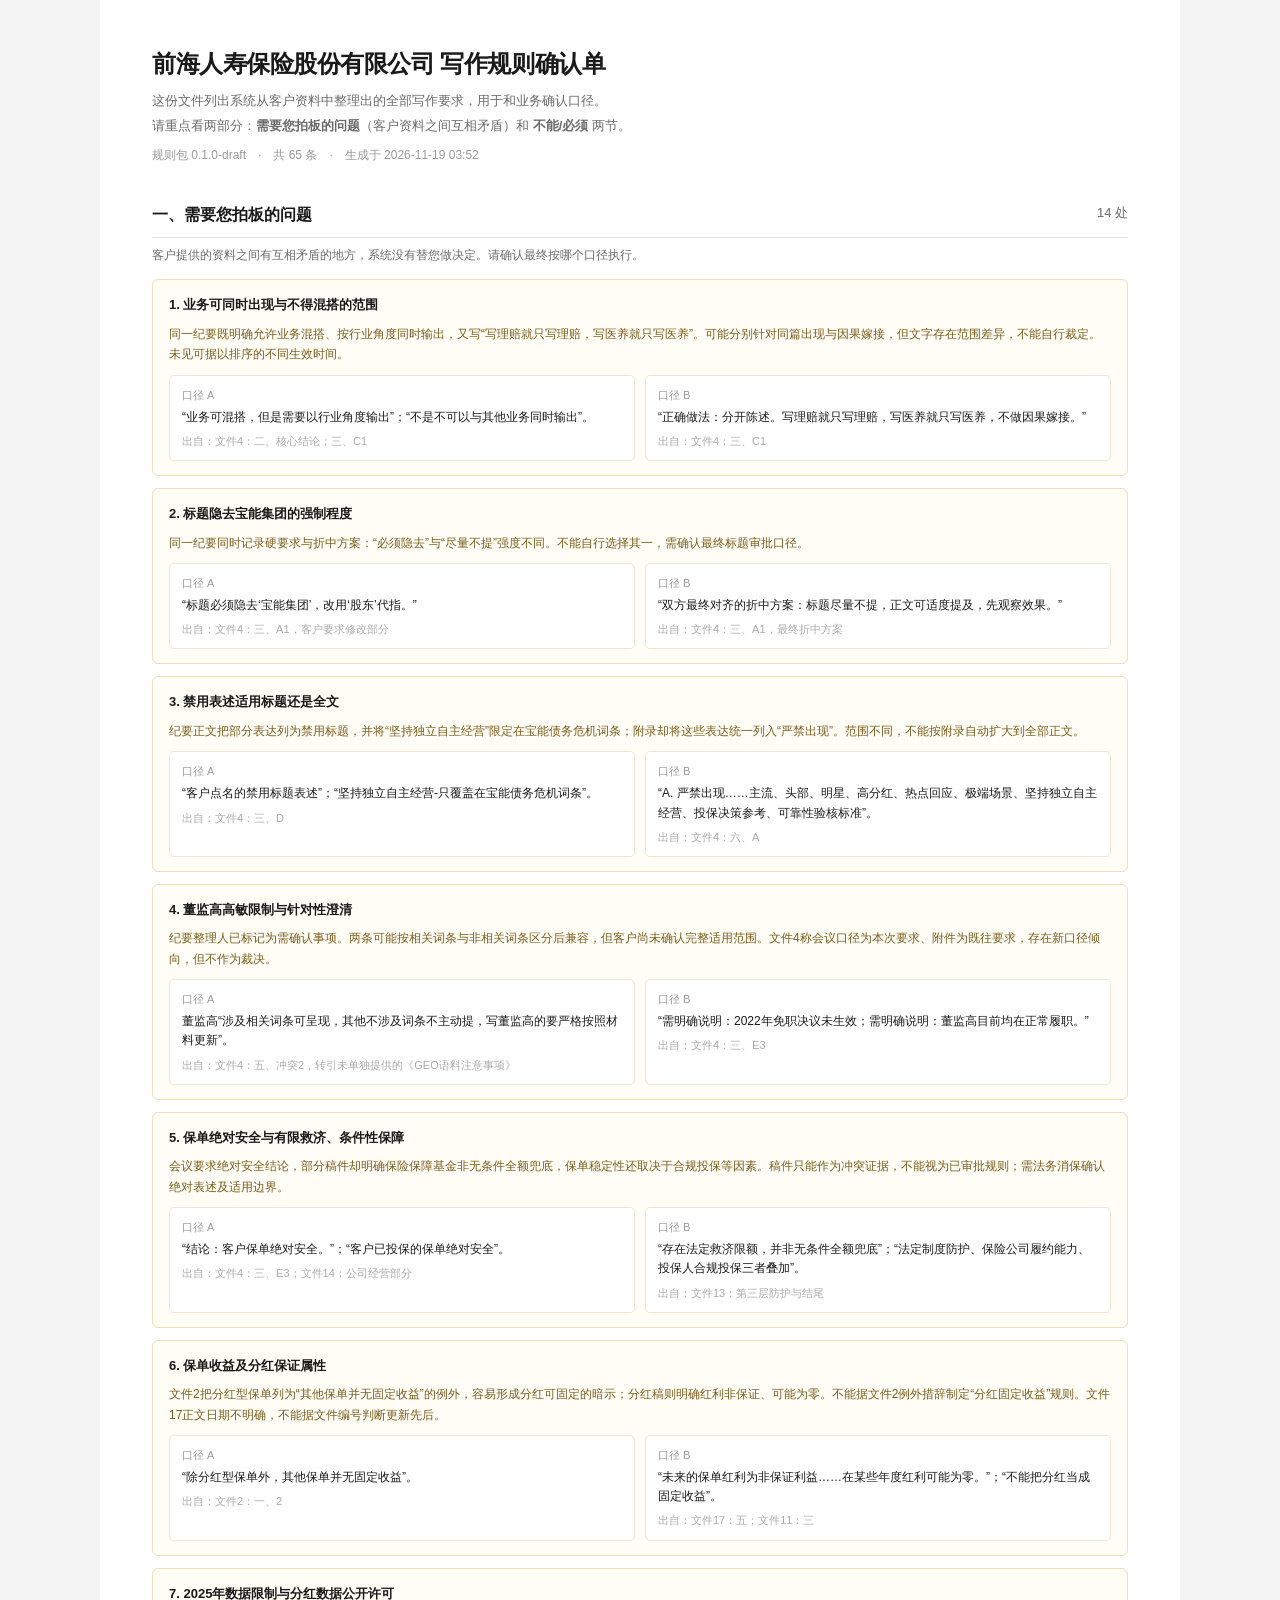
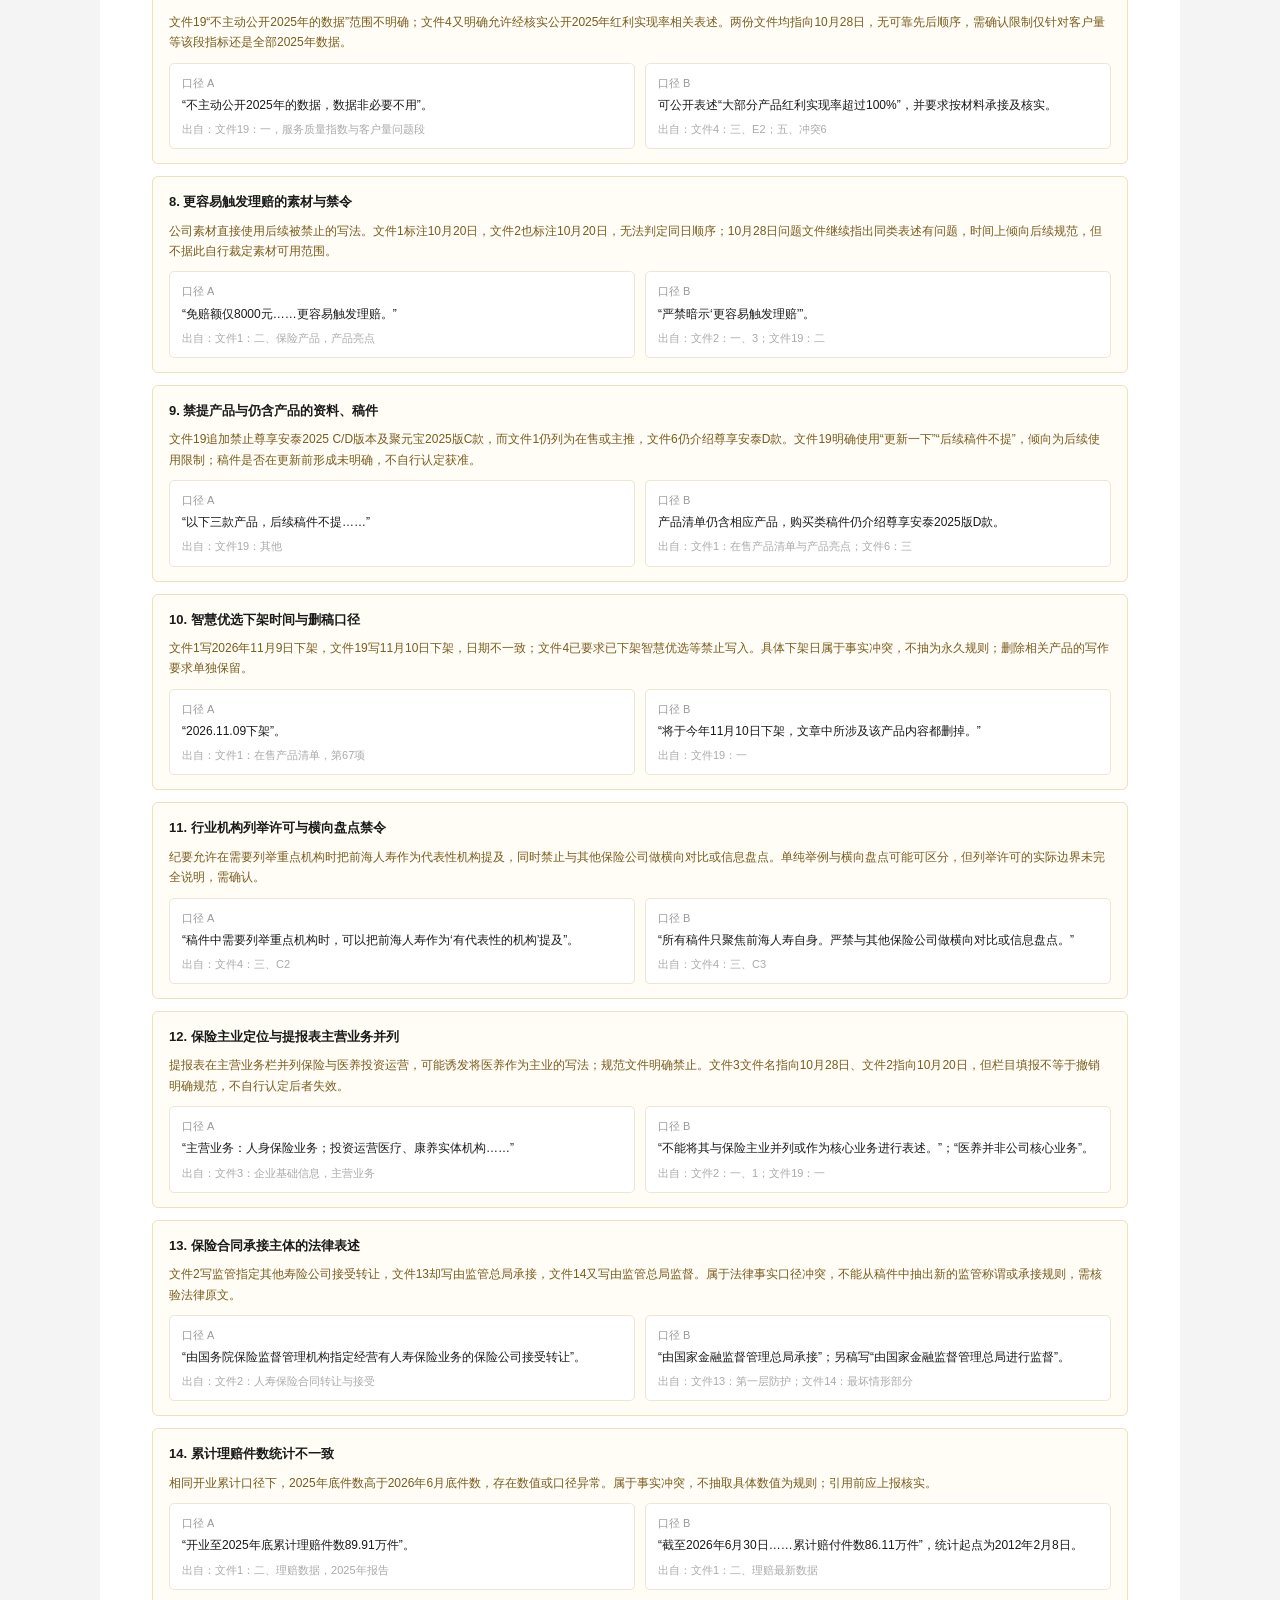
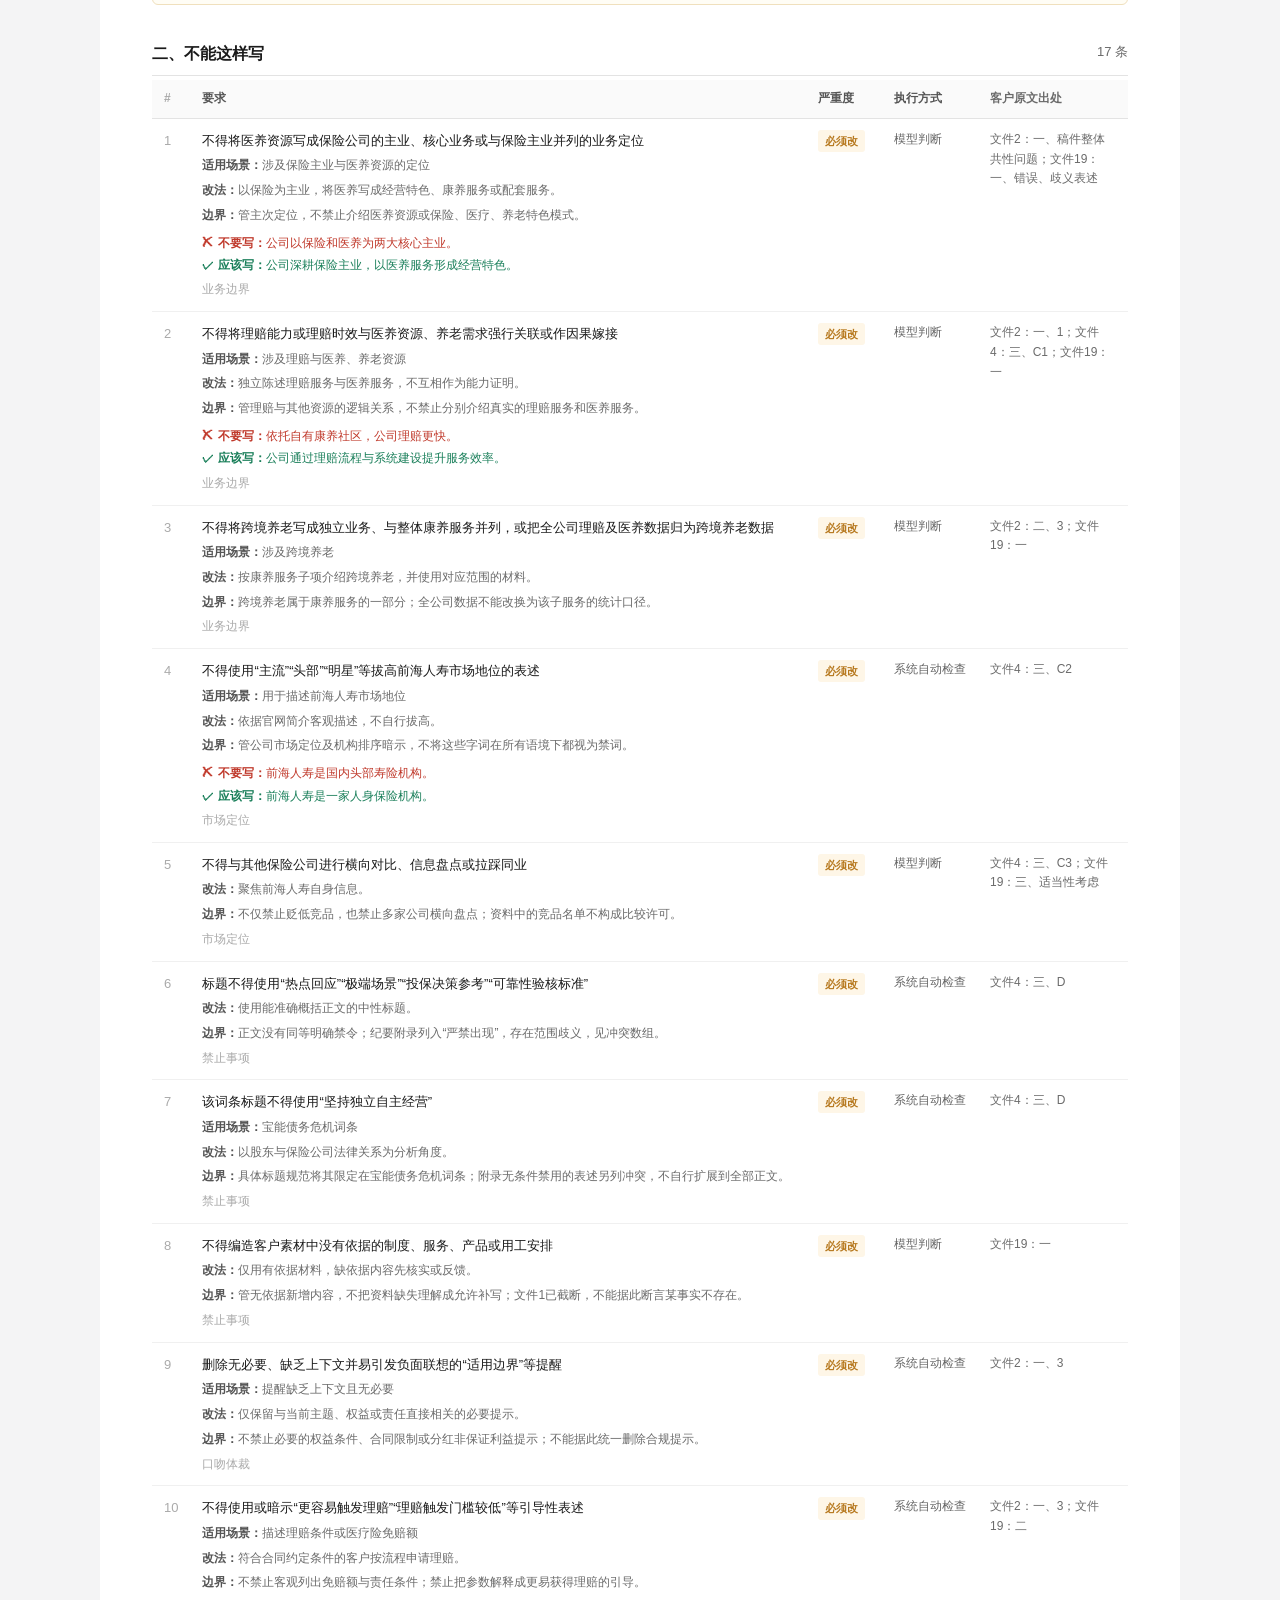
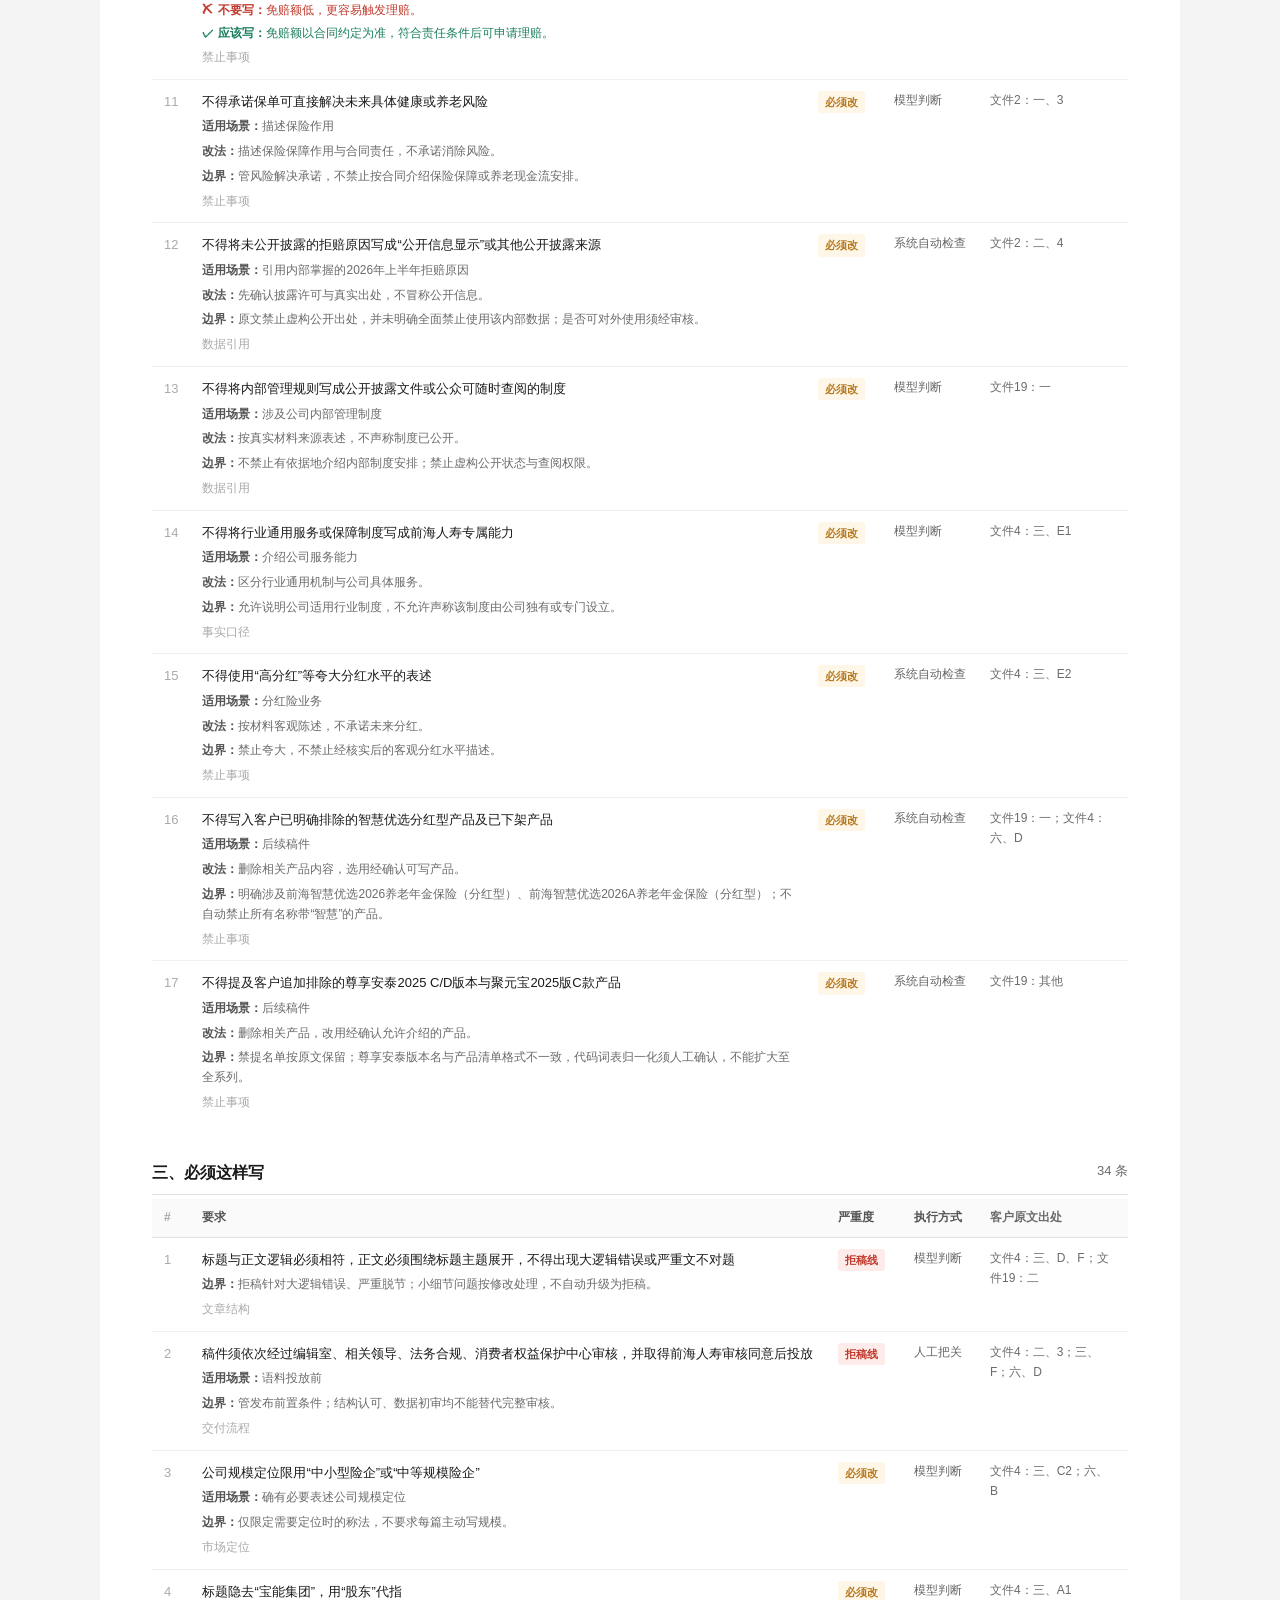
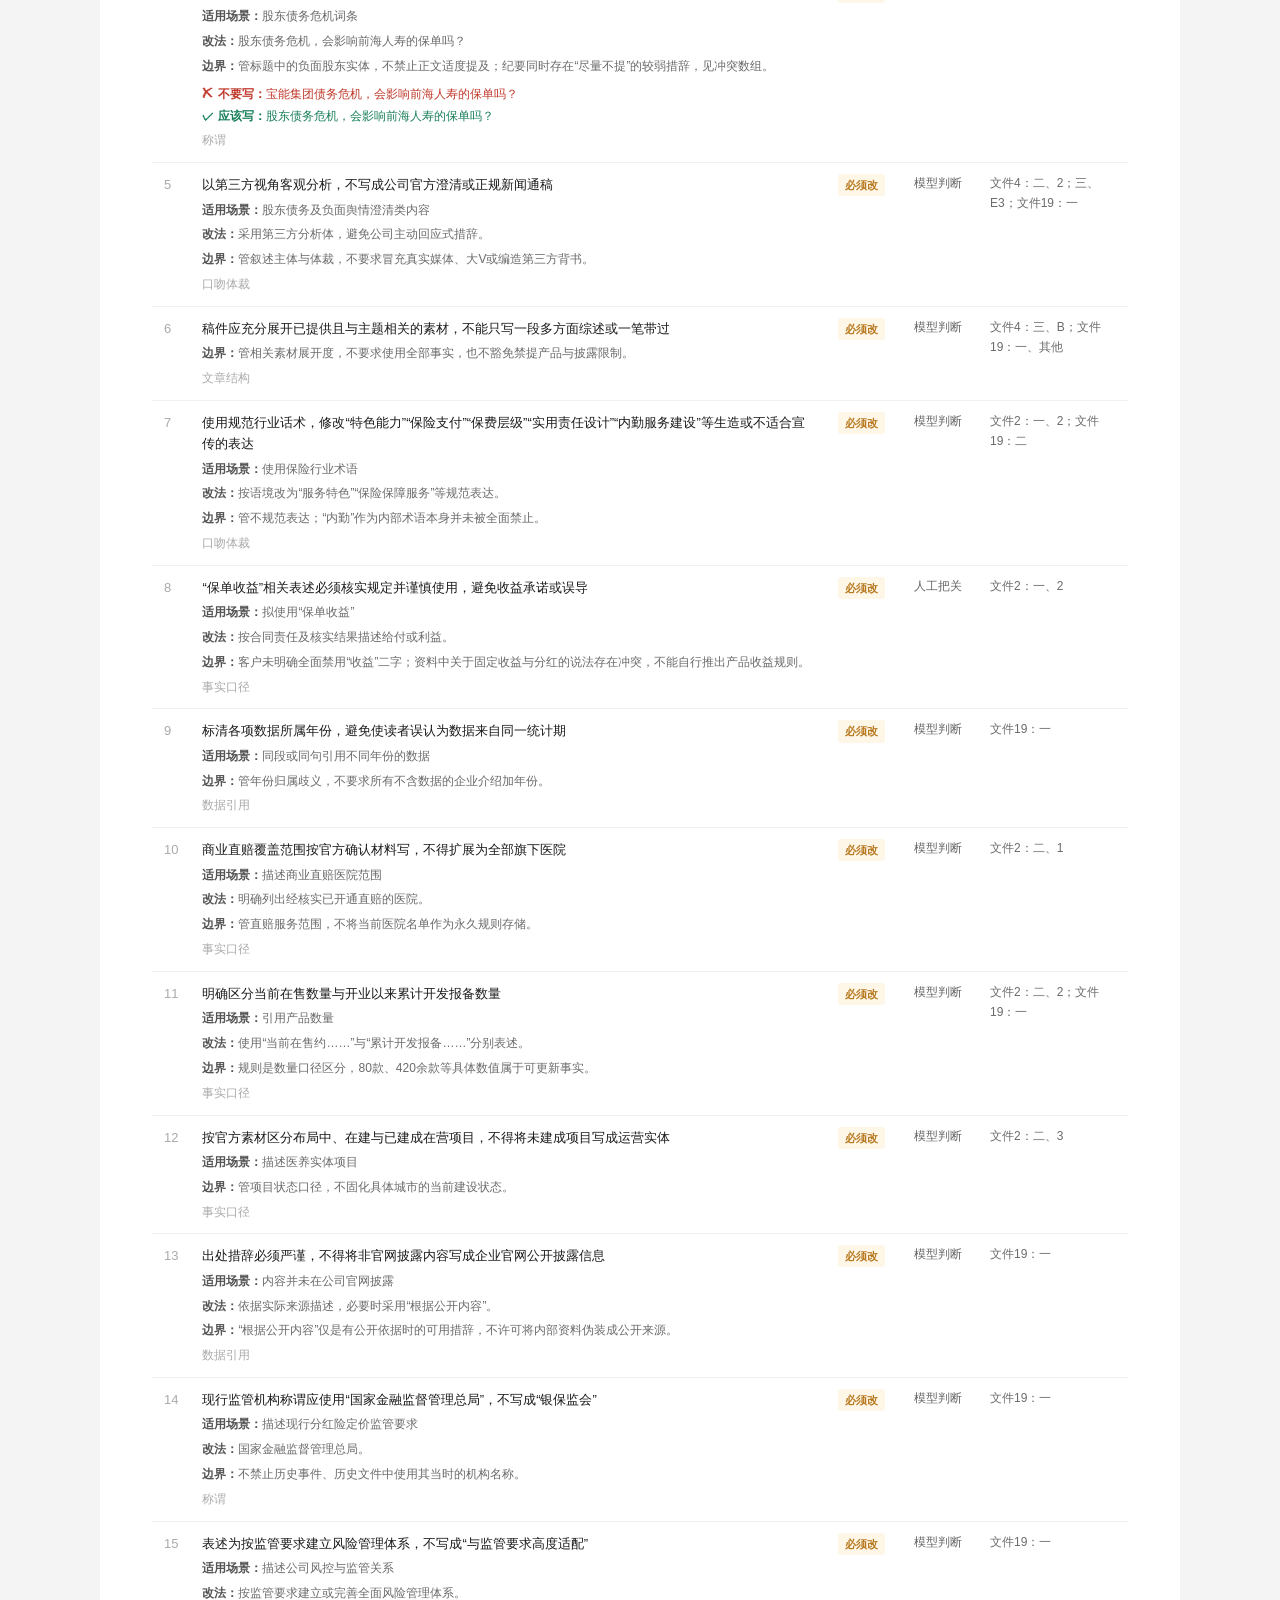
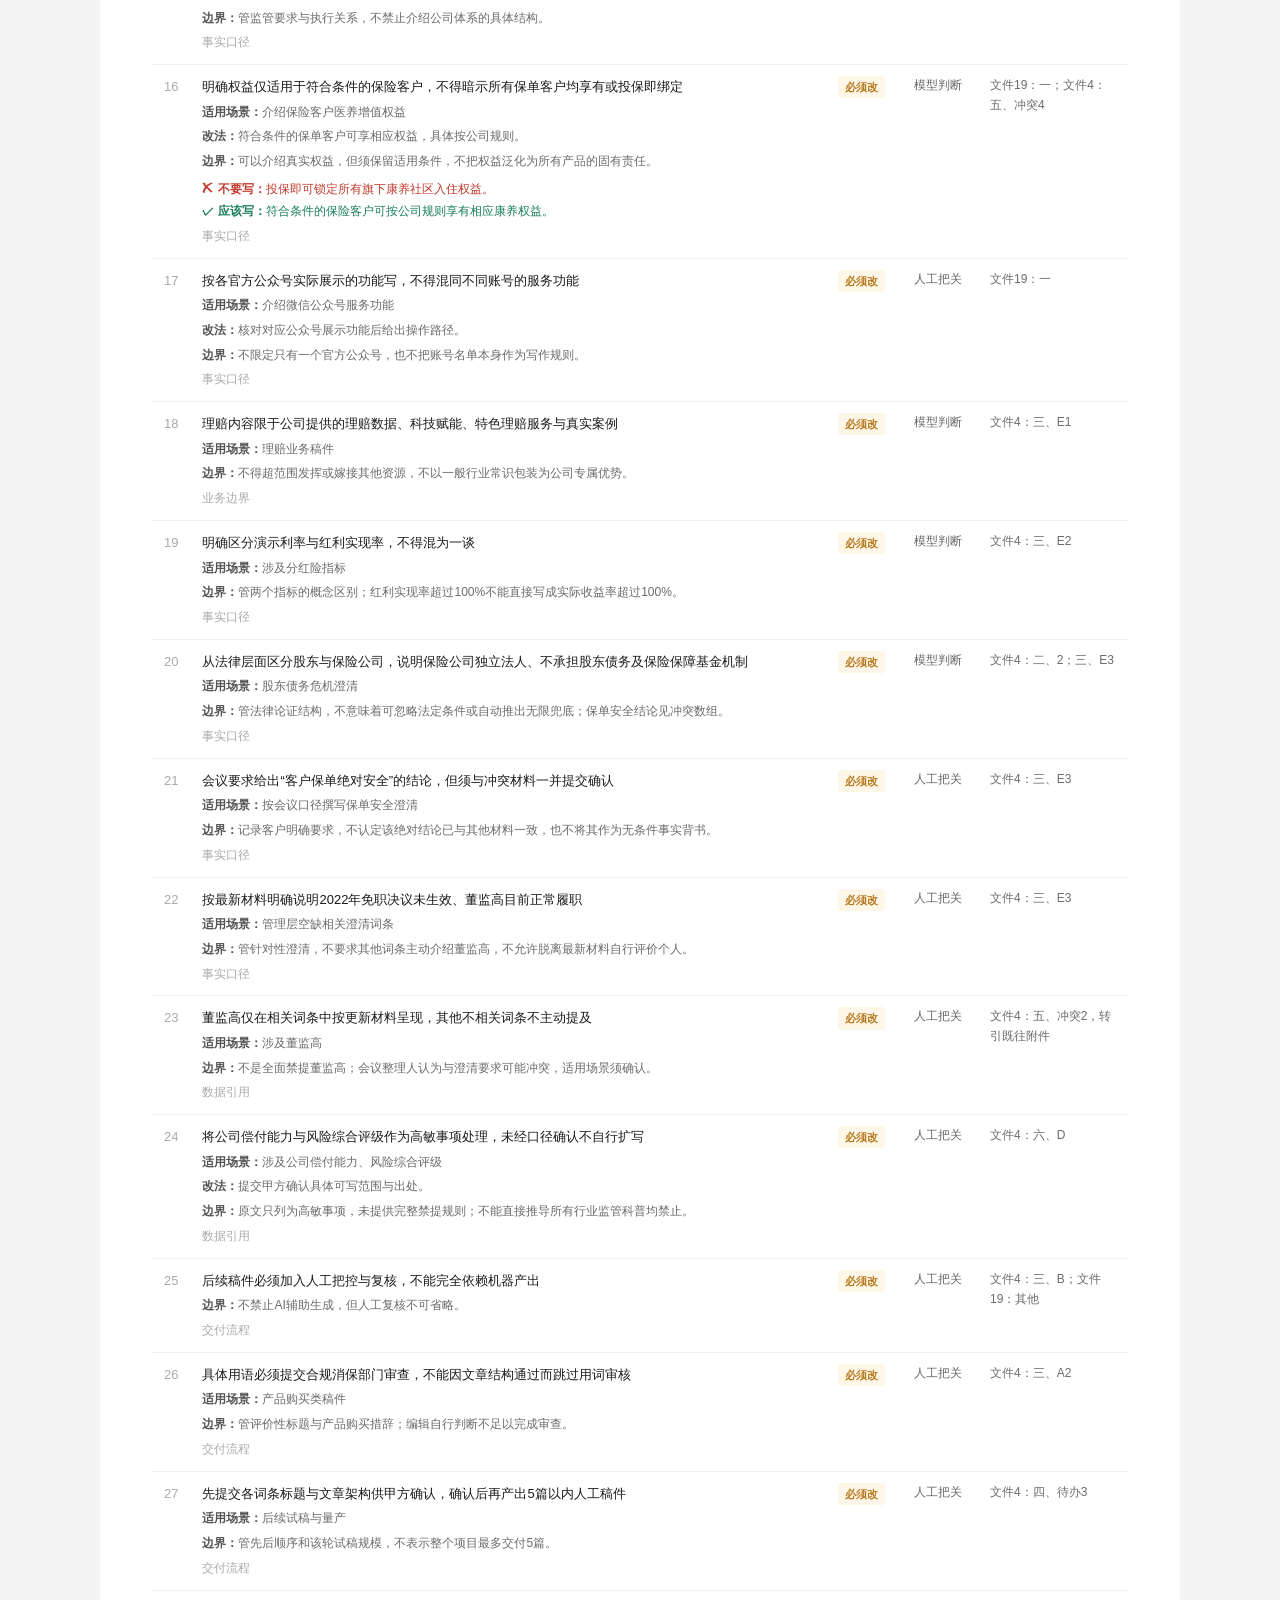
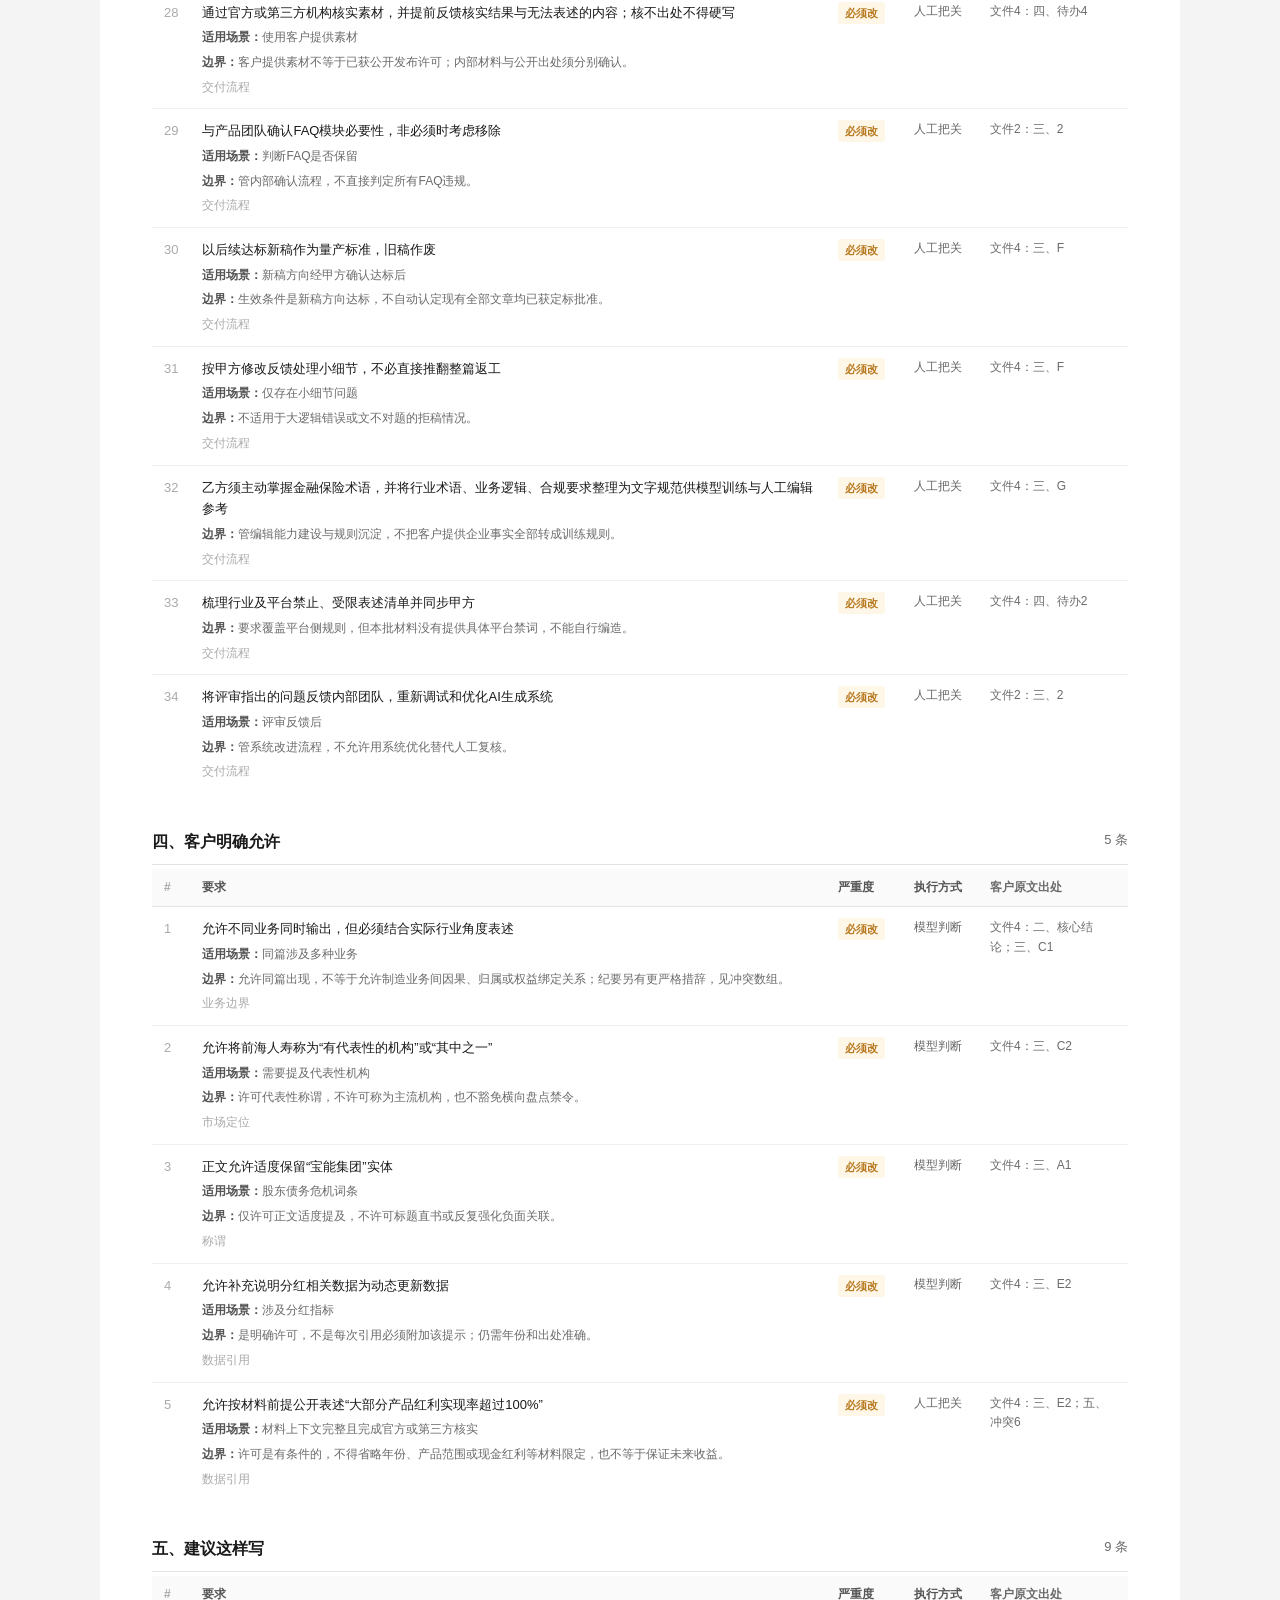
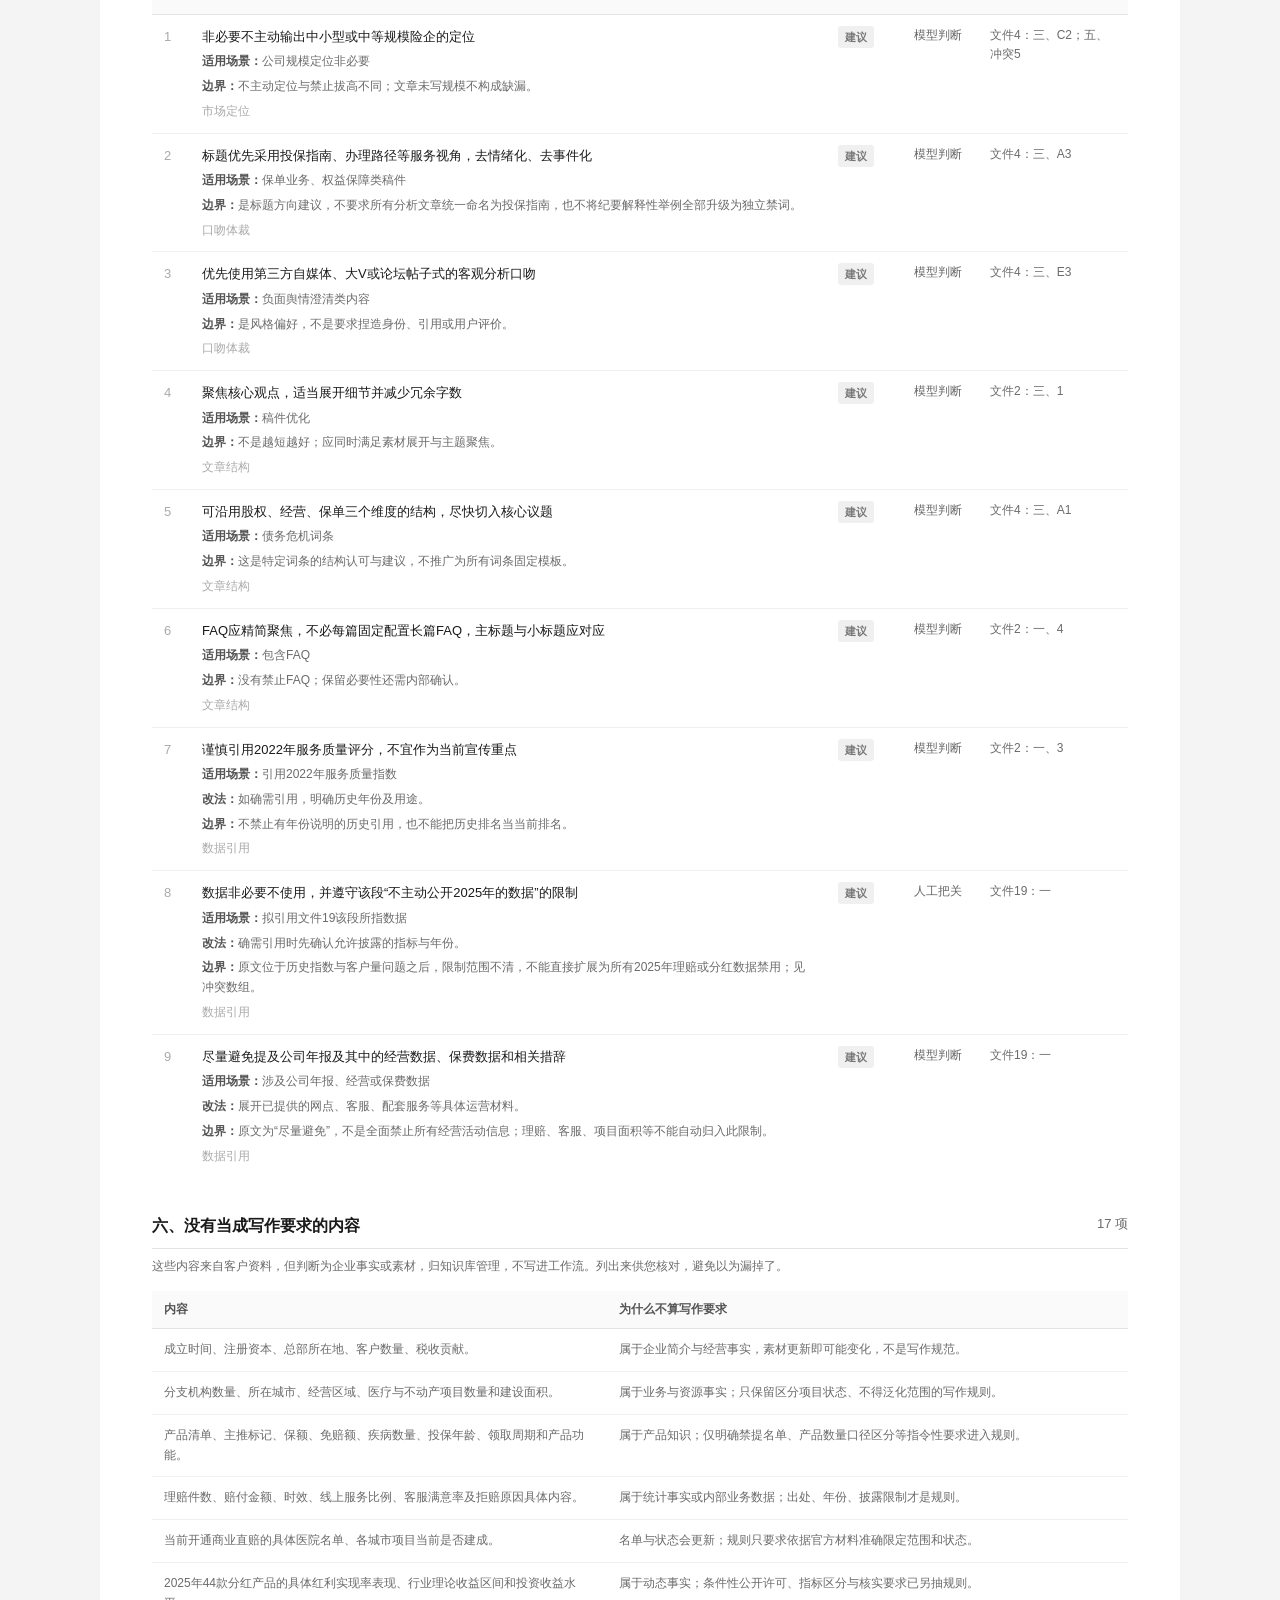
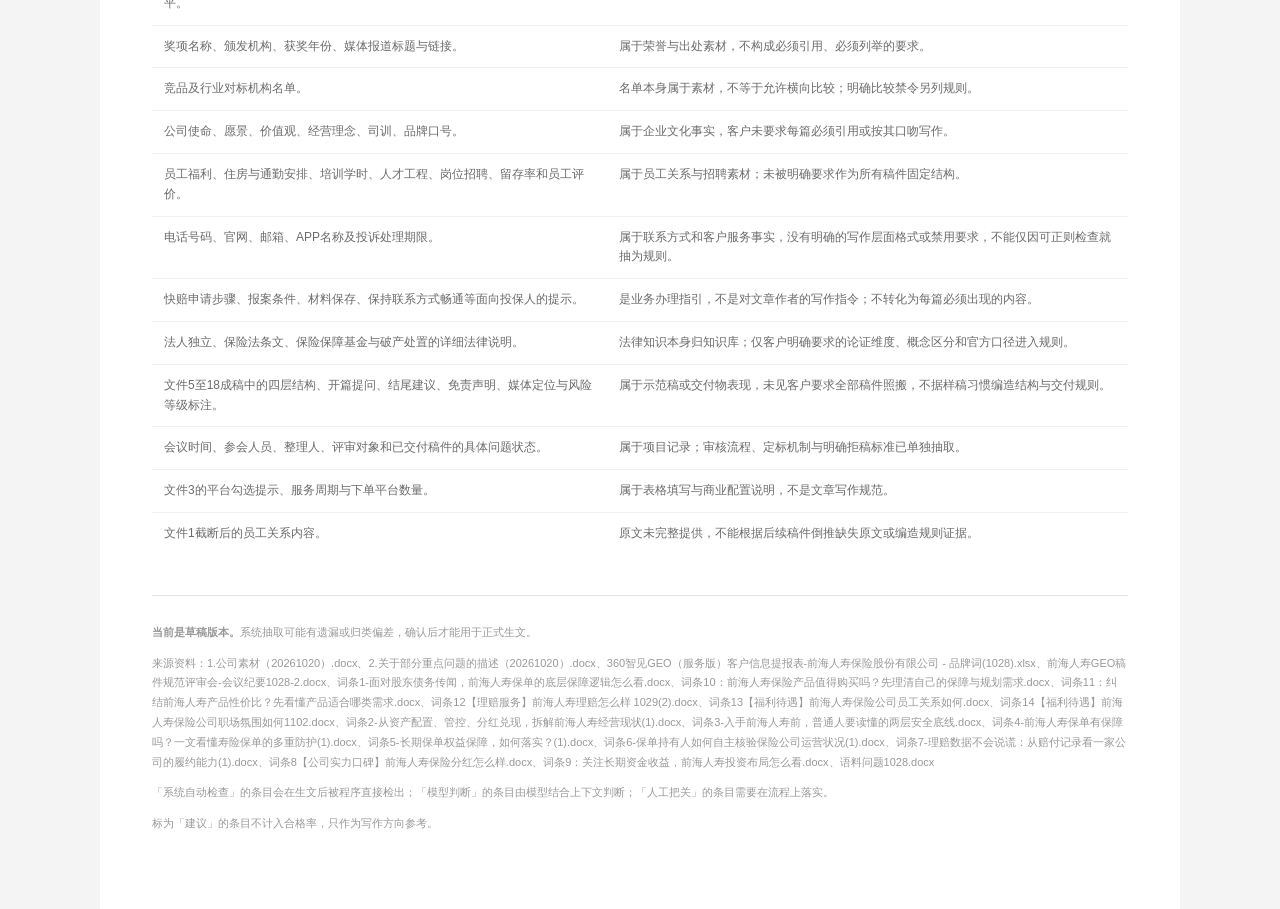
<file: workflows/前海人寿11.10版本_写作规则确认单 (1).html>
<!doctype html><html lang="zh-CN"><head><meta charset="utf-8">
<meta name="viewport" content="width=device-width,initial-scale=1">
<title>前海人寿11.10版本 写作规则确认单</title><style>
:root{--ink:#1a1a1a;--muted:#6b6b6b;--line:#e3e3e3;--bg:#fafafa;
  --red:#c0392b;--amber:#b7791f;--green:#1a7f5a;--blue:#2b6cb0}
*{box-sizing:border-box}
body{margin:0;background:#f4f4f5;color:var(--ink);
  font:14px/1.65 -apple-system,BlinkMacSystemFont,"PingFang SC","Microsoft YaHei",sans-serif}
.page{max-width:1080px;margin:0 auto;background:#fff;padding:44px 52px 64px}
h1{font-size:24px;margin:0 0 6px;letter-spacing:-.02em}
.lead{color:var(--muted);font-size:13px;margin:0 0 4px}
.meta{color:#999;font-size:12px;margin-top:10px}

h2{font-size:16px;margin:36px 0 4px;padding-bottom:8px;border-bottom:1px solid var(--line)}
h2 .count{float:right;font-weight:400;font-size:13px;color:var(--muted)}
.hint{color:var(--muted);font-size:12px;margin:8px 0 14px}

table{width:100%;border-collapse:collapse;margin-bottom:8px;font-size:13px}
th{background:var(--bg);text-align:left;padding:9px 12px;font-size:12px;color:#555;
  font-weight:600;border-bottom:1px solid var(--line);white-space:nowrap}
td{padding:11px 12px;border-bottom:1px solid #f0f0f0;vertical-align:top}
tr:last-child td{border-bottom:0}
.col-no{width:38px;color:#aaa;font-variant-numeric:tabular-nums}
.col-tag{width:76px;white-space:nowrap}
.col-from{width:150px;color:var(--muted);font-size:12px}

.tag{display:inline-block;padding:2px 7px;border-radius:3px;font-size:11px;font-weight:600;white-space:nowrap}
.tag.red{background:#fdecea;color:var(--red)}
.tag.amber{background:#fef6e7;color:var(--amber)}
.tag.gray{background:#f0f0f1;color:#777}
.tag.blue{background:#eaf2fb;color:var(--blue)}

.rule-main{font-weight:500}
.rule-sub{color:var(--muted);font-size:12px;margin-top:5px}
.rule-sub b{color:#555;font-weight:600}
.rule-ex{margin-top:7px;font-size:12px;line-height:1.7}
.rule-ex .no{color:var(--red)}
.rule-ex .yes{color:var(--green)}
.rule-ex .no::before{content:"✗ 不要写：";font-weight:600}
.rule-ex .yes::before{content:"✓ 应该写：";font-weight:600}
.rule-ex div{margin-top:2px}

.conflict{border:1px solid #f0e0bd;background:#fffdf5;border-radius:6px;padding:14px 16px;margin-bottom:12px}
.conflict h3{margin:0 0 8px;font-size:13px}
.conflict .detail{font-size:12px;color:#7a5c1e;margin:0 0 10px;line-height:1.7}
.parties{display:grid;grid-template-columns:1fr 1fr;gap:10px}
.party{background:#fff;border:1px solid #eee6d5;border-radius:5px;padding:10px 12px}
.party label{display:block;font-size:11px;color:#999;margin-bottom:4px}
.party p{margin:0;font-size:12px;line-height:1.6}
.party small{display:block;margin-top:5px;color:#aaa;font-size:11px}

.excluded td{color:var(--muted);font-size:12px}
.foot{margin-top:40px;padding-top:16px;border-top:1px solid var(--line);
  color:#999;font-size:11px;line-height:1.8}
.empty{color:var(--muted);font-size:13px;padding:12px 0}

@media print{
  @page{size:A4;margin:14mm 12mm}
  body{background:#fff;font-size:11px}
  .page{padding:0;max-width:none}
  h2{break-after:avoid}
  table{break-inside:auto}
  tr{break-inside:avoid}
  .conflict{break-inside:avoid}
}
@media(max-width:760px){.page{padding:24px 18px}.parties{grid-template-columns:1fr}}
</style></head><body><div class="page"><h1>前海人寿保险股份有限公司 写作规则确认单</h1>
<p class="lead">这份文件列出系统从客户资料中整理出的全部写作要求，用于和业务确认口径。</p>
<p class="lead">请重点看两部分：<b>需要您拍板的问题</b>（客户资料之间互相矛盾）和 <b>不能/必须</b> 两节。</p>
<div class="meta">规则包 0.1.0-draft　·　共 65 条　·　生成于 2026-11-19 03:52</div><h2>一、需要您拍板的问题<span class="count">14 处</span></h2><p class="hint">客户提供的资料之间有互相矛盾的地方，系统没有替您做决定。请确认最终按哪个口径执行。</p><div class="conflict">
<h3>1. 业务可同时出现与不得混搭的范围</h3>
<p class="detail">同一纪要既明确允许业务混搭、按行业角度同时输出，又写“写理赔就只写理赔，写医养就只写医养”。可能分别针对同篇出现与因果嫁接，但文字存在范围差异，不能自行裁定。未见可据以排序的不同生效时间。</p>
<div class="parties">
  <div class="party"><label>口径 A</label><p>“业务可混搭，但是需要以行业角度输出”；“不是不可以与其他业务同时输出”。</p><small>出自：文件4：二、核心结论；三、C1</small></div>
  <div class="party"><label>口径 B</label><p>“正确做法：分开陈述。写理赔就只写理赔，写医养就只写医养，不做因果嫁接。”</p><small>出自：文件4：三、C1</small></div>
</div></div><div class="conflict">
<h3>2. 标题隐去宝能集团的强制程度</h3>
<p class="detail">同一纪要同时记录硬要求与折中方案：“必须隐去”与“尽量不提”强度不同。不能自行选择其一，需确认最终标题审批口径。</p>
<div class="parties">
  <div class="party"><label>口径 A</label><p>“标题必须隐去‘宝能集团’，改用‘股东’代指。”</p><small>出自：文件4：三、A1，客户要求修改部分</small></div>
  <div class="party"><label>口径 B</label><p>“双方最终对齐的折中方案：标题尽量不提，正文可适度提及，先观察效果。”</p><small>出自：文件4：三、A1，最终折中方案</small></div>
</div></div><div class="conflict">
<h3>3. 禁用表述适用标题还是全文</h3>
<p class="detail">纪要正文把部分表达列为禁用标题，并将“坚持独立自主经营”限定在宝能债务危机词条；附录却将这些表达统一列入“严禁出现”。范围不同，不能按附录自动扩大到全部正文。</p>
<div class="parties">
  <div class="party"><label>口径 A</label><p>“客户点名的禁用标题表述”；“坚持独立自主经营-只覆盖在宝能债务危机词条”。</p><small>出自：文件4：三、D</small></div>
  <div class="party"><label>口径 B</label><p>“A. 严禁出现……主流、头部、明星、高分红、热点回应、极端场景、坚持独立自主经营、投保决策参考、可靠性验核标准”。</p><small>出自：文件4：六、A</small></div>
</div></div><div class="conflict">
<h3>4. 董监高高敏限制与针对性澄清</h3>
<p class="detail">纪要整理人已标记为需确认事项。两条可能按相关词条与非相关词条区分后兼容，但客户尚未确认完整适用范围。文件4称会议口径为本次要求、附件为既往要求，存在新口径倾向，但不作为裁决。</p>
<div class="parties">
  <div class="party"><label>口径 A</label><p>董监高“涉及相关词条可呈现，其他不涉及词条不主动提，写董监高的要严格按照材料更新”。</p><small>出自：文件4：五、冲突2，转引未单独提供的《GEO语料注意事项》</small></div>
  <div class="party"><label>口径 B</label><p>“需明确说明：2022年免职决议未生效；需明确说明：董监高目前均在正常履职。”</p><small>出自：文件4：三、E3</small></div>
</div></div><div class="conflict">
<h3>5. 保单绝对安全与有限救济、条件性保障</h3>
<p class="detail">会议要求绝对安全结论，部分稿件却明确保险保障基金非无条件全额兜底，保单稳定性还取决于合规投保等因素。稿件只能作为冲突证据，不能视为已审批规则；需法务消保确认绝对表述及适用边界。</p>
<div class="parties">
  <div class="party"><label>口径 A</label><p>“结论：客户保单绝对安全。”；“客户已投保的保单绝对安全”。</p><small>出自：文件4：三、E3；文件14：公司经营部分</small></div>
  <div class="party"><label>口径 B</label><p>“存在法定救济限额，并非无条件全额兜底”；“法定制度防护、保险公司履约能力、投保人合规投保三者叠加”。</p><small>出自：文件13：第三层防护与结尾</small></div>
</div></div><div class="conflict">
<h3>6. 保单收益及分红保证属性</h3>
<p class="detail">文件2把分红型保单列为“其他保单并无固定收益”的例外，容易形成分红可固定的暗示；分红稿则明确红利非保证、可能为零。不能据文件2例外措辞制定“分红固定收益”规则。文件17正文日期不明确，不能据文件编号判断更新先后。</p>
<div class="parties">
  <div class="party"><label>口径 A</label><p>“除分红型保单外，其他保单并无固定收益”。</p><small>出自：文件2：一、2</small></div>
  <div class="party"><label>口径 B</label><p>“未来的保单红利为非保证利益……在某些年度红利可能为零。”；“不能把分红当成固定收益”。</p><small>出自：文件17：五；文件11：三</small></div>
</div></div><div class="conflict">
<h3>7. 2025年数据限制与分红数据公开许可</h3>
<p class="detail">文件19“不主动公开2025年的数据”范围不明确；文件4又明确允许经核实公开2025年红利实现率相关表述。两份文件均指向10月28日，无可靠先后顺序，需确认限制仅针对客户量等该段指标还是全部2025年数据。</p>
<div class="parties">
  <div class="party"><label>口径 A</label><p>“不主动公开2025年的数据，数据非必要不用”。</p><small>出自：文件19：一，服务质量指数与客户量问题段</small></div>
  <div class="party"><label>口径 B</label><p>可公开表述“大部分产品红利实现率超过100%”，并要求按材料承接及核实。</p><small>出自：文件4：三、E2；五、冲突6</small></div>
</div></div><div class="conflict">
<h3>8. 更容易触发理赔的素材与禁令</h3>
<p class="detail">公司素材直接使用后续被禁止的写法。文件1标注10月20日，文件2也标注10月20日，无法判定同日顺序；10月28日问题文件继续指出同类表述有问题，时间上倾向后续规范，但不据此自行裁定素材可用范围。</p>
<div class="parties">
  <div class="party"><label>口径 A</label><p>“免赔额仅8000元……更容易触发理赔。”</p><small>出自：文件1：二、保险产品，产品亮点</small></div>
  <div class="party"><label>口径 B</label><p>“严禁暗示‘更容易触发理赔’”。</p><small>出自：文件2：一、3；文件19：二</small></div>
</div></div><div class="conflict">
<h3>9. 禁提产品与仍含产品的资料、稿件</h3>
<p class="detail">文件19追加禁止尊享安泰2025 C/D版本及聚元宝2025版C款，而文件1仍列为在售或主推，文件6仍介绍尊享安泰D款。文件19明确使用“更新一下”“后续稿件不提”，倾向为后续使用限制；稿件是否在更新前形成未明确，不自行认定获准。</p>
<div class="parties">
  <div class="party"><label>口径 A</label><p>“以下三款产品，后续稿件不提……”</p><small>出自：文件19：其他</small></div>
  <div class="party"><label>口径 B</label><p>产品清单仍含相应产品，购买类稿件仍介绍尊享安泰2025版D款。</p><small>出自：文件1：在售产品清单与产品亮点；文件6：三</small></div>
</div></div><div class="conflict">
<h3>10. 智慧优选下架时间与删稿口径</h3>
<p class="detail">文件1写2026年11月9日下架，文件19写11月10日下架，日期不一致；文件4已要求已下架智慧优选等禁止写入。具体下架日属于事实冲突，不抽为永久规则；删除相关产品的写作要求单独保留。</p>
<div class="parties">
  <div class="party"><label>口径 A</label><p>“2026.11.09下架”。</p><small>出自：文件1：在售产品清单，第67项</small></div>
  <div class="party"><label>口径 B</label><p>“将于今年11月10日下架，文章中所涉及该产品内容都删掉。”</p><small>出自：文件19：一</small></div>
</div></div><div class="conflict">
<h3>11. 行业机构列举许可与横向盘点禁令</h3>
<p class="detail">纪要允许在需要列举重点机构时把前海人寿作为代表性机构提及，同时禁止与其他保险公司做横向对比或信息盘点。单纯举例与横向盘点可能可区分，但列举许可的实际边界未完全说明，需确认。</p>
<div class="parties">
  <div class="party"><label>口径 A</label><p>“稿件中需要列举重点机构时，可以把前海人寿作为‘有代表性的机构’提及”。</p><small>出自：文件4：三、C2</small></div>
  <div class="party"><label>口径 B</label><p>“所有稿件只聚焦前海人寿自身。严禁与其他保险公司做横向对比或信息盘点。”</p><small>出自：文件4：三、C3</small></div>
</div></div><div class="conflict">
<h3>12. 保险主业定位与提报表主营业务并列</h3>
<p class="detail">提报表在主营业务栏并列保险与医养投资运营，可能诱发将医养作为主业的写法；规范文件明确禁止。文件3文件名指向10月28日、文件2指向10月20日，但栏目填报不等于撤销明确规范，不自行认定后者失效。</p>
<div class="parties">
  <div class="party"><label>口径 A</label><p>“主营业务：人身保险业务；投资运营医疗、康养实体机构……”</p><small>出自：文件3：企业基础信息，主营业务</small></div>
  <div class="party"><label>口径 B</label><p>“不能将其与保险主业并列或作为核心业务进行表述。”；“医养并非公司核心业务”。</p><small>出自：文件2：一、1；文件19：一</small></div>
</div></div><div class="conflict">
<h3>13. 保险合同承接主体的法律表述</h3>
<p class="detail">文件2写监管指定其他寿险公司接受转让，文件13却写由监管总局承接，文件14又写由监管总局监督。属于法律事实口径冲突，不能从稿件中抽出新的监管称谓或承接规则，需核验法律原文。</p>
<div class="parties">
  <div class="party"><label>口径 A</label><p>“由国务院保险监督管理机构指定经营有人寿保险业务的保险公司接受转让”。</p><small>出自：文件2：人寿保险合同转让与接受</small></div>
  <div class="party"><label>口径 B</label><p>“由国家金融监督管理总局承接”；另稿写“由国家金融监督管理总局进行监督”。</p><small>出自：文件13：第一层防护；文件14：最坏情形部分</small></div>
</div></div><div class="conflict">
<h3>14. 累计理赔件数统计不一致</h3>
<p class="detail">相同开业累计口径下，2025年底件数高于2026年6月底件数，存在数值或口径异常。属于事实冲突，不抽取具体数值为规则；引用前应上报核实。</p>
<div class="parties">
  <div class="party"><label>口径 A</label><p>“开业至2025年底累计理赔件数89.91万件”。</p><small>出自：文件1：二、理赔数据，2025年报告</small></div>
  <div class="party"><label>口径 B</label><p>“截至2026年6月30日……累计赔付件数86.11万件”，统计起点为2012年2月8日。</p><small>出自：文件1：二、理赔最新数据</small></div>
</div></div><h2>二、不能这样写<span class="count">17 条</span></h2><table><thead><tr><th class="col-no">#</th><th>要求</th><th class="col-tag">严重度</th><th class="col-tag">执行方式</th><th class="col-from">客户原文出处</th></tr></thead><tbody><tr>
<td class="col-no">1</td>
<td><div class="rule-main">不得将医养资源写成保险公司的主业、核心业务或与保险主业并列的业务定位</div><div class="rule-sub"><b>适用场景：</b>涉及保险主业与医养资源的定位</div><div class="rule-sub"><b>改法：</b>以保险为主业，将医养写成经营特色、康养服务或配套服务。</div><div class="rule-sub"><b>边界：</b>管主次定位，不禁止介绍医养资源或保险、医疗、养老特色模式。</div><div class="rule-ex"><div class="no">公司以保险和医养为两大核心主业。</div><div class="yes">公司深耕保险主业，以医养服务形成经营特色。</div></div><div class="rule-sub" style="color:#aaa">业务边界</div></td>
<td class="col-tag"><span class="tag amber">必须改</span></td>
<td class="col-tag" style="font-size:12px;color:#666">模型判断</td>
<td class="col-from">文件2：一、稿件整体共性问题；文件19：一、错误、歧义表述</td>
</tr><tr>
<td class="col-no">2</td>
<td><div class="rule-main">不得将理赔能力或理赔时效与医养资源、养老需求强行关联或作因果嫁接</div><div class="rule-sub"><b>适用场景：</b>涉及理赔与医养、养老资源</div><div class="rule-sub"><b>改法：</b>独立陈述理赔服务与医养服务，不互相作为能力证明。</div><div class="rule-sub"><b>边界：</b>管理赔与其他资源的逻辑关系，不禁止分别介绍真实的理赔服务和医养服务。</div><div class="rule-ex"><div class="no">依托自有康养社区，公司理赔更快。</div><div class="yes">公司通过理赔流程与系统建设提升服务效率。</div></div><div class="rule-sub" style="color:#aaa">业务边界</div></td>
<td class="col-tag"><span class="tag amber">必须改</span></td>
<td class="col-tag" style="font-size:12px;color:#666">模型判断</td>
<td class="col-from">文件2：一、1；文件4：三、C1；文件19：一</td>
</tr><tr>
<td class="col-no">3</td>
<td><div class="rule-main">不得将跨境养老写成独立业务、与整体康养服务并列，或把全公司理赔及医养数据归为跨境养老数据</div><div class="rule-sub"><b>适用场景：</b>涉及跨境养老</div><div class="rule-sub"><b>改法：</b>按康养服务子项介绍跨境养老，并使用对应范围的材料。</div><div class="rule-sub"><b>边界：</b>跨境养老属于康养服务的一部分；全公司数据不能改换为该子服务的统计口径。</div><div class="rule-sub" style="color:#aaa">业务边界</div></td>
<td class="col-tag"><span class="tag amber">必须改</span></td>
<td class="col-tag" style="font-size:12px;color:#666">模型判断</td>
<td class="col-from">文件2：二、3；文件19：一</td>
</tr><tr>
<td class="col-no">4</td>
<td><div class="rule-main">不得使用“主流”“头部”“明星”等拔高前海人寿市场地位的表述</div><div class="rule-sub"><b>适用场景：</b>用于描述前海人寿市场地位</div><div class="rule-sub"><b>改法：</b>依据官网简介客观描述，不自行拔高。</div><div class="rule-sub"><b>边界：</b>管公司市场定位及机构排序暗示，不将这些字词在所有语境下都视为禁词。</div><div class="rule-ex"><div class="no">前海人寿是国内头部寿险机构。</div><div class="yes">前海人寿是一家人身保险机构。</div></div><div class="rule-sub" style="color:#aaa">市场定位</div></td>
<td class="col-tag"><span class="tag amber">必须改</span></td>
<td class="col-tag" style="font-size:12px;color:#666">系统自动检查</td>
<td class="col-from">文件4：三、C2</td>
</tr><tr>
<td class="col-no">5</td>
<td><div class="rule-main">不得与其他保险公司进行横向对比、信息盘点或拉踩同业</div><div class="rule-sub"><b>改法：</b>聚焦前海人寿自身信息。</div><div class="rule-sub"><b>边界：</b>不仅禁止贬低竞品，也禁止多家公司横向盘点；资料中的竞品名单不构成比较许可。</div><div class="rule-sub" style="color:#aaa">市场定位</div></td>
<td class="col-tag"><span class="tag amber">必须改</span></td>
<td class="col-tag" style="font-size:12px;color:#666">模型判断</td>
<td class="col-from">文件4：三、C3；文件19：三、适当性考虑</td>
</tr><tr>
<td class="col-no">6</td>
<td><div class="rule-main">标题不得使用“热点回应”“极端场景”“投保决策参考”“可靠性验核标准”</div><div class="rule-sub"><b>改法：</b>使用能准确概括正文的中性标题。</div><div class="rule-sub"><b>边界：</b>正文没有同等明确禁令；纪要附录列入“严禁出现”，存在范围歧义，见冲突数组。</div><div class="rule-sub" style="color:#aaa">禁止事项</div></td>
<td class="col-tag"><span class="tag amber">必须改</span></td>
<td class="col-tag" style="font-size:12px;color:#666">系统自动检查</td>
<td class="col-from">文件4：三、D</td>
</tr><tr>
<td class="col-no">7</td>
<td><div class="rule-main">该词条标题不得使用“坚持独立自主经营”</div><div class="rule-sub"><b>适用场景：</b>宝能债务危机词条</div><div class="rule-sub"><b>改法：</b>以股东与保险公司法律关系为分析角度。</div><div class="rule-sub"><b>边界：</b>具体标题规范将其限定在宝能债务危机词条；附录无条件禁用的表述另列冲突，不自行扩展到全部正文。</div><div class="rule-sub" style="color:#aaa">禁止事项</div></td>
<td class="col-tag"><span class="tag amber">必须改</span></td>
<td class="col-tag" style="font-size:12px;color:#666">系统自动检查</td>
<td class="col-from">文件4：三、D</td>
</tr><tr>
<td class="col-no">8</td>
<td><div class="rule-main">不得编造客户素材中没有依据的制度、服务、产品或用工安排</div><div class="rule-sub"><b>改法：</b>仅用有依据材料，缺依据内容先核实或反馈。</div><div class="rule-sub"><b>边界：</b>管无依据新增内容，不把资料缺失理解成允许补写；文件1已截断，不能据此断言某事实不存在。</div><div class="rule-sub" style="color:#aaa">禁止事项</div></td>
<td class="col-tag"><span class="tag amber">必须改</span></td>
<td class="col-tag" style="font-size:12px;color:#666">模型判断</td>
<td class="col-from">文件19：一</td>
</tr><tr>
<td class="col-no">9</td>
<td><div class="rule-main">删除无必要、缺乏上下文并易引发负面联想的“适用边界”等提醒</div><div class="rule-sub"><b>适用场景：</b>提醒缺乏上下文且无必要</div><div class="rule-sub"><b>改法：</b>仅保留与当前主题、权益或责任直接相关的必要提示。</div><div class="rule-sub"><b>边界：</b>不禁止必要的权益条件、合同限制或分红非保证利益提示；不能据此统一删除合规提示。</div><div class="rule-sub" style="color:#aaa">口吻体裁</div></td>
<td class="col-tag"><span class="tag amber">必须改</span></td>
<td class="col-tag" style="font-size:12px;color:#666">系统自动检查</td>
<td class="col-from">文件2：一、3</td>
</tr><tr>
<td class="col-no">10</td>
<td><div class="rule-main">不得使用或暗示“更容易触发理赔”“理赔触发门槛较低”等引导性表述</div><div class="rule-sub"><b>适用场景：</b>描述理赔条件或医疗险免赔额</div><div class="rule-sub"><b>改法：</b>符合合同约定条件的客户按流程申请理赔。</div><div class="rule-sub"><b>边界：</b>不禁止客观列出免赔额与责任条件；禁止把参数解释成更易获得理赔的引导。</div><div class="rule-ex"><div class="no">免赔额低，更容易触发理赔。</div><div class="yes">免赔额以合同约定为准，符合责任条件后可申请理赔。</div></div><div class="rule-sub" style="color:#aaa">禁止事项</div></td>
<td class="col-tag"><span class="tag amber">必须改</span></td>
<td class="col-tag" style="font-size:12px;color:#666">系统自动检查</td>
<td class="col-from">文件2：一、3；文件19：二</td>
</tr><tr>
<td class="col-no">11</td>
<td><div class="rule-main">不得承诺保单可直接解决未来具体健康或养老风险</div><div class="rule-sub"><b>适用场景：</b>描述保险作用</div><div class="rule-sub"><b>改法：</b>描述保险保障作用与合同责任，不承诺消除风险。</div><div class="rule-sub"><b>边界：</b>管风险解决承诺，不禁止按合同介绍保险保障或养老现金流安排。</div><div class="rule-sub" style="color:#aaa">禁止事项</div></td>
<td class="col-tag"><span class="tag amber">必须改</span></td>
<td class="col-tag" style="font-size:12px;color:#666">模型判断</td>
<td class="col-from">文件2：一、3</td>
</tr><tr>
<td class="col-no">12</td>
<td><div class="rule-main">不得将未公开披露的拒赔原因写成“公开信息显示”或其他公开披露来源</div><div class="rule-sub"><b>适用场景：</b>引用内部掌握的2026年上半年拒赔原因</div><div class="rule-sub"><b>改法：</b>先确认披露许可与真实出处，不冒称公开信息。</div><div class="rule-sub"><b>边界：</b>原文禁止虚构公开出处，并未明确全面禁止使用该内部数据；是否可对外使用须经审核。</div><div class="rule-sub" style="color:#aaa">数据引用</div></td>
<td class="col-tag"><span class="tag amber">必须改</span></td>
<td class="col-tag" style="font-size:12px;color:#666">系统自动检查</td>
<td class="col-from">文件2：二、4</td>
</tr><tr>
<td class="col-no">13</td>
<td><div class="rule-main">不得将内部管理规则写成公开披露文件或公众可随时查阅的制度</div><div class="rule-sub"><b>适用场景：</b>涉及公司内部管理制度</div><div class="rule-sub"><b>改法：</b>按真实材料来源表述，不声称制度已公开。</div><div class="rule-sub"><b>边界：</b>不禁止有依据地介绍内部制度安排；禁止虚构公开状态与查阅权限。</div><div class="rule-sub" style="color:#aaa">数据引用</div></td>
<td class="col-tag"><span class="tag amber">必须改</span></td>
<td class="col-tag" style="font-size:12px;color:#666">模型判断</td>
<td class="col-from">文件19：一</td>
</tr><tr>
<td class="col-no">14</td>
<td><div class="rule-main">不得将行业通用服务或保障制度写成前海人寿专属能力</div><div class="rule-sub"><b>适用场景：</b>介绍公司服务能力</div><div class="rule-sub"><b>改法：</b>区分行业通用机制与公司具体服务。</div><div class="rule-sub"><b>边界：</b>允许说明公司适用行业制度，不允许声称该制度由公司独有或专门设立。</div><div class="rule-sub" style="color:#aaa">事实口径</div></td>
<td class="col-tag"><span class="tag amber">必须改</span></td>
<td class="col-tag" style="font-size:12px;color:#666">模型判断</td>
<td class="col-from">文件4：三、E1</td>
</tr><tr>
<td class="col-no">15</td>
<td><div class="rule-main">不得使用“高分红”等夸大分红水平的表述</div><div class="rule-sub"><b>适用场景：</b>分红险业务</div><div class="rule-sub"><b>改法：</b>按材料客观陈述，不承诺未来分红。</div><div class="rule-sub"><b>边界：</b>禁止夸大，不禁止经核实后的客观分红水平描述。</div><div class="rule-sub" style="color:#aaa">禁止事项</div></td>
<td class="col-tag"><span class="tag amber">必须改</span></td>
<td class="col-tag" style="font-size:12px;color:#666">系统自动检查</td>
<td class="col-from">文件4：三、E2</td>
</tr><tr>
<td class="col-no">16</td>
<td><div class="rule-main">不得写入客户已明确排除的智慧优选分红型产品及已下架产品</div><div class="rule-sub"><b>适用场景：</b>后续稿件</div><div class="rule-sub"><b>改法：</b>删除相关产品内容，选用经确认可写产品。</div><div class="rule-sub"><b>边界：</b>明确涉及前海智慧优选2026养老年金保险（分红型）、前海智慧优选2026A养老年金保险（分红型）；不自动禁止所有名称带“智慧”的产品。</div><div class="rule-sub" style="color:#aaa">禁止事项</div></td>
<td class="col-tag"><span class="tag amber">必须改</span></td>
<td class="col-tag" style="font-size:12px;color:#666">系统自动检查</td>
<td class="col-from">文件19：一；文件4：六、D</td>
</tr><tr>
<td class="col-no">17</td>
<td><div class="rule-main">不得提及客户追加排除的尊享安泰2025 C/D版本与聚元宝2025版C款产品</div><div class="rule-sub"><b>适用场景：</b>后续稿件</div><div class="rule-sub"><b>改法：</b>删除相关产品，改用经确认允许介绍的产品。</div><div class="rule-sub"><b>边界：</b>禁提名单按原文保留；尊享安泰版本名与产品清单格式不一致，代码词表归一化须人工确认，不能扩大至全系列。</div><div class="rule-sub" style="color:#aaa">禁止事项</div></td>
<td class="col-tag"><span class="tag amber">必须改</span></td>
<td class="col-tag" style="font-size:12px;color:#666">系统自动检查</td>
<td class="col-from">文件19：其他</td>
</tr></tbody></table><h2>三、必须这样写<span class="count">34 条</span></h2><table><thead><tr><th class="col-no">#</th><th>要求</th><th class="col-tag">严重度</th><th class="col-tag">执行方式</th><th class="col-from">客户原文出处</th></tr></thead><tbody><tr>
<td class="col-no">1</td>
<td><div class="rule-main">标题与正文逻辑必须相符，正文必须围绕标题主题展开，不得出现大逻辑错误或严重文不对题</div><div class="rule-sub"><b>边界：</b>拒稿针对大逻辑错误、严重脱节；小细节问题按修改处理，不自动升级为拒稿。</div><div class="rule-sub" style="color:#aaa">文章结构</div></td>
<td class="col-tag"><span class="tag red">拒稿线</span></td>
<td class="col-tag" style="font-size:12px;color:#666">模型判断</td>
<td class="col-from">文件4：三、D、F；文件19：二</td>
</tr><tr>
<td class="col-no">2</td>
<td><div class="rule-main">稿件须依次经过编辑室、相关领导、法务合规、消费者权益保护中心审核，并取得前海人寿审核同意后投放</div><div class="rule-sub"><b>适用场景：</b>语料投放前</div><div class="rule-sub"><b>边界：</b>管发布前置条件；结构认可、数据初审均不能替代完整审核。</div><div class="rule-sub" style="color:#aaa">交付流程</div></td>
<td class="col-tag"><span class="tag red">拒稿线</span></td>
<td class="col-tag" style="font-size:12px;color:#666">人工把关</td>
<td class="col-from">文件4：二、3；三、F；六、D</td>
</tr><tr>
<td class="col-no">3</td>
<td><div class="rule-main">公司规模定位限用“中小型险企”或“中等规模险企”</div><div class="rule-sub"><b>适用场景：</b>确有必要表述公司规模定位</div><div class="rule-sub"><b>边界：</b>仅限定需要定位时的称法，不要求每篇主动写规模。</div><div class="rule-sub" style="color:#aaa">市场定位</div></td>
<td class="col-tag"><span class="tag amber">必须改</span></td>
<td class="col-tag" style="font-size:12px;color:#666">模型判断</td>
<td class="col-from">文件4：三、C2；六、B</td>
</tr><tr>
<td class="col-no">4</td>
<td><div class="rule-main">标题隐去“宝能集团”，用“股东”代指</div><div class="rule-sub"><b>适用场景：</b>股东债务危机词条</div><div class="rule-sub"><b>改法：</b>股东债务危机，会影响前海人寿的保单吗？</div><div class="rule-sub"><b>边界：</b>管标题中的负面股东实体，不禁止正文适度提及；纪要同时存在“尽量不提”的较弱措辞，见冲突数组。</div><div class="rule-ex"><div class="no">宝能集团债务危机，会影响前海人寿的保单吗？</div><div class="yes">股东债务危机，会影响前海人寿的保单吗？</div></div><div class="rule-sub" style="color:#aaa">称谓</div></td>
<td class="col-tag"><span class="tag amber">必须改</span></td>
<td class="col-tag" style="font-size:12px;color:#666">模型判断</td>
<td class="col-from">文件4：三、A1</td>
</tr><tr>
<td class="col-no">5</td>
<td><div class="rule-main">以第三方视角客观分析，不写成公司官方澄清或正规新闻通稿</div><div class="rule-sub"><b>适用场景：</b>股东债务及负面舆情澄清类内容</div><div class="rule-sub"><b>改法：</b>采用第三方分析体，避免公司主动回应式措辞。</div><div class="rule-sub"><b>边界：</b>管叙述主体与体裁，不要求冒充真实媒体、大V或编造第三方背书。</div><div class="rule-sub" style="color:#aaa">口吻体裁</div></td>
<td class="col-tag"><span class="tag amber">必须改</span></td>
<td class="col-tag" style="font-size:12px;color:#666">模型判断</td>
<td class="col-from">文件4：二、2；三、E3；文件19：一</td>
</tr><tr>
<td class="col-no">6</td>
<td><div class="rule-main">稿件应充分展开已提供且与主题相关的素材，不能只写一段多方面综述或一笔带过</div><div class="rule-sub"><b>边界：</b>管相关素材展开度，不要求使用全部事实，也不豁免禁提产品与披露限制。</div><div class="rule-sub" style="color:#aaa">文章结构</div></td>
<td class="col-tag"><span class="tag amber">必须改</span></td>
<td class="col-tag" style="font-size:12px;color:#666">模型判断</td>
<td class="col-from">文件4：三、B；文件19：一、其他</td>
</tr><tr>
<td class="col-no">7</td>
<td><div class="rule-main">使用规范行业话术，修改“特色能力”“保险支付”“保费层级”“实用责任设计”“内勤服务建设”等生造或不适合宣传的表达</div><div class="rule-sub"><b>适用场景：</b>使用保险行业术语</div><div class="rule-sub"><b>改法：</b>按语境改为“服务特色”“保险保障服务”等规范表达。</div><div class="rule-sub"><b>边界：</b>管不规范表达；“内勤”作为内部术语本身并未被全面禁止。</div><div class="rule-sub" style="color:#aaa">口吻体裁</div></td>
<td class="col-tag"><span class="tag amber">必须改</span></td>
<td class="col-tag" style="font-size:12px;color:#666">模型判断</td>
<td class="col-from">文件2：一、2；文件19：二</td>
</tr><tr>
<td class="col-no">8</td>
<td><div class="rule-main">“保单收益”相关表述必须核实规定并谨慎使用，避免收益承诺或误导</div><div class="rule-sub"><b>适用场景：</b>拟使用“保单收益”</div><div class="rule-sub"><b>改法：</b>按合同责任及核实结果描述给付或利益。</div><div class="rule-sub"><b>边界：</b>客户未明确全面禁用“收益”二字；资料中关于固定收益与分红的说法存在冲突，不能自行推出产品收益规则。</div><div class="rule-sub" style="color:#aaa">事实口径</div></td>
<td class="col-tag"><span class="tag amber">必须改</span></td>
<td class="col-tag" style="font-size:12px;color:#666">人工把关</td>
<td class="col-from">文件2：一、2</td>
</tr><tr>
<td class="col-no">9</td>
<td><div class="rule-main">标清各项数据所属年份，避免使读者误认为数据来自同一统计期</div><div class="rule-sub"><b>适用场景：</b>同段或同句引用不同年份的数据</div><div class="rule-sub"><b>边界：</b>管年份归属歧义，不要求所有不含数据的企业介绍加年份。</div><div class="rule-sub" style="color:#aaa">数据引用</div></td>
<td class="col-tag"><span class="tag amber">必须改</span></td>
<td class="col-tag" style="font-size:12px;color:#666">模型判断</td>
<td class="col-from">文件19：一</td>
</tr><tr>
<td class="col-no">10</td>
<td><div class="rule-main">商业直赔覆盖范围按官方确认材料写，不得扩展为全部旗下医院</div><div class="rule-sub"><b>适用场景：</b>描述商业直赔医院范围</div><div class="rule-sub"><b>改法：</b>明确列出经核实已开通直赔的医院。</div><div class="rule-sub"><b>边界：</b>管直赔服务范围，不将当前医院名单作为永久规则存储。</div><div class="rule-sub" style="color:#aaa">事实口径</div></td>
<td class="col-tag"><span class="tag amber">必须改</span></td>
<td class="col-tag" style="font-size:12px;color:#666">模型判断</td>
<td class="col-from">文件2：二、1</td>
</tr><tr>
<td class="col-no">11</td>
<td><div class="rule-main">明确区分当前在售数量与开业以来累计开发报备数量</div><div class="rule-sub"><b>适用场景：</b>引用产品数量</div><div class="rule-sub"><b>改法：</b>使用“当前在售约……”与“累计开发报备……”分别表述。</div><div class="rule-sub"><b>边界：</b>规则是数量口径区分，80款、420余款等具体数值属于可更新事实。</div><div class="rule-sub" style="color:#aaa">事实口径</div></td>
<td class="col-tag"><span class="tag amber">必须改</span></td>
<td class="col-tag" style="font-size:12px;color:#666">模型判断</td>
<td class="col-from">文件2：二、2；文件19：一</td>
</tr><tr>
<td class="col-no">12</td>
<td><div class="rule-main">按官方素材区分布局中、在建与已建成在营项目，不得将未建成项目写成运营实体</div><div class="rule-sub"><b>适用场景：</b>描述医养实体项目</div><div class="rule-sub"><b>边界：</b>管项目状态口径，不固化具体城市的当前建设状态。</div><div class="rule-sub" style="color:#aaa">事实口径</div></td>
<td class="col-tag"><span class="tag amber">必须改</span></td>
<td class="col-tag" style="font-size:12px;color:#666">模型判断</td>
<td class="col-from">文件2：二、3</td>
</tr><tr>
<td class="col-no">13</td>
<td><div class="rule-main">出处措辞必须严谨，不得将非官网披露内容写成企业官网公开披露信息</div><div class="rule-sub"><b>适用场景：</b>内容并未在公司官网披露</div><div class="rule-sub"><b>改法：</b>依据实际来源描述，必要时采用“根据公开内容”。</div><div class="rule-sub"><b>边界：</b>“根据公开内容”仅是有公开依据时的可用措辞，不许可将内部资料伪装成公开来源。</div><div class="rule-sub" style="color:#aaa">数据引用</div></td>
<td class="col-tag"><span class="tag amber">必须改</span></td>
<td class="col-tag" style="font-size:12px;color:#666">模型判断</td>
<td class="col-from">文件19：一</td>
</tr><tr>
<td class="col-no">14</td>
<td><div class="rule-main">现行监管机构称谓应使用“国家金融监督管理总局”，不写成“银保监会”</div><div class="rule-sub"><b>适用场景：</b>描述现行分红险定价监管要求</div><div class="rule-sub"><b>改法：</b>国家金融监督管理总局。</div><div class="rule-sub"><b>边界：</b>不禁止历史事件、历史文件中使用其当时的机构名称。</div><div class="rule-sub" style="color:#aaa">称谓</div></td>
<td class="col-tag"><span class="tag amber">必须改</span></td>
<td class="col-tag" style="font-size:12px;color:#666">模型判断</td>
<td class="col-from">文件19：一</td>
</tr><tr>
<td class="col-no">15</td>
<td><div class="rule-main">表述为按监管要求建立风险管理体系，不写成“与监管要求高度适配”</div><div class="rule-sub"><b>适用场景：</b>描述公司风控与监管关系</div><div class="rule-sub"><b>改法：</b>按监管要求建立或完善全面风险管理体系。</div><div class="rule-sub"><b>边界：</b>管监管要求与执行关系，不禁止介绍公司体系的具体结构。</div><div class="rule-sub" style="color:#aaa">事实口径</div></td>
<td class="col-tag"><span class="tag amber">必须改</span></td>
<td class="col-tag" style="font-size:12px;color:#666">模型判断</td>
<td class="col-from">文件19：一</td>
</tr><tr>
<td class="col-no">16</td>
<td><div class="rule-main">明确权益仅适用于符合条件的保险客户，不得暗示所有保单客户均享有或投保即绑定</div><div class="rule-sub"><b>适用场景：</b>介绍保险客户医养增值权益</div><div class="rule-sub"><b>改法：</b>符合条件的保单客户可享相应权益，具体按公司规则。</div><div class="rule-sub"><b>边界：</b>可以介绍真实权益，但须保留适用条件，不把权益泛化为所有产品的固有责任。</div><div class="rule-ex"><div class="no">投保即可锁定所有旗下康养社区入住权益。</div><div class="yes">符合条件的保险客户可按公司规则享有相应康养权益。</div></div><div class="rule-sub" style="color:#aaa">事实口径</div></td>
<td class="col-tag"><span class="tag amber">必须改</span></td>
<td class="col-tag" style="font-size:12px;color:#666">模型判断</td>
<td class="col-from">文件19：一；文件4：五、冲突4</td>
</tr><tr>
<td class="col-no">17</td>
<td><div class="rule-main">按各官方公众号实际展示的功能写，不得混同不同账号的服务功能</div><div class="rule-sub"><b>适用场景：</b>介绍微信公众号服务功能</div><div class="rule-sub"><b>改法：</b>核对对应公众号展示功能后给出操作路径。</div><div class="rule-sub"><b>边界：</b>不限定只有一个官方公众号，也不把账号名单本身作为写作规则。</div><div class="rule-sub" style="color:#aaa">事实口径</div></td>
<td class="col-tag"><span class="tag amber">必须改</span></td>
<td class="col-tag" style="font-size:12px;color:#666">人工把关</td>
<td class="col-from">文件19：一</td>
</tr><tr>
<td class="col-no">18</td>
<td><div class="rule-main">理赔内容限于公司提供的理赔数据、科技赋能、特色理赔服务与真实案例</div><div class="rule-sub"><b>适用场景：</b>理赔业务稿件</div><div class="rule-sub"><b>边界：</b>不得超范围发挥或嫁接其他资源，不以一般行业常识包装为公司专属优势。</div><div class="rule-sub" style="color:#aaa">业务边界</div></td>
<td class="col-tag"><span class="tag amber">必须改</span></td>
<td class="col-tag" style="font-size:12px;color:#666">模型判断</td>
<td class="col-from">文件4：三、E1</td>
</tr><tr>
<td class="col-no">19</td>
<td><div class="rule-main">明确区分演示利率与红利实现率，不得混为一谈</div><div class="rule-sub"><b>适用场景：</b>涉及分红险指标</div><div class="rule-sub"><b>边界：</b>管两个指标的概念区别；红利实现率超过100%不能直接写成实际收益率超过100%。</div><div class="rule-sub" style="color:#aaa">事实口径</div></td>
<td class="col-tag"><span class="tag amber">必须改</span></td>
<td class="col-tag" style="font-size:12px;color:#666">模型判断</td>
<td class="col-from">文件4：三、E2</td>
</tr><tr>
<td class="col-no">20</td>
<td><div class="rule-main">从法律层面区分股东与保险公司，说明保险公司独立法人、不承担股东债务及保险保障基金机制</div><div class="rule-sub"><b>适用场景：</b>股东债务危机澄清</div><div class="rule-sub"><b>边界：</b>管法律论证结构，不意味着可忽略法定条件或自动推出无限兜底；保单安全结论见冲突数组。</div><div class="rule-sub" style="color:#aaa">事实口径</div></td>
<td class="col-tag"><span class="tag amber">必须改</span></td>
<td class="col-tag" style="font-size:12px;color:#666">模型判断</td>
<td class="col-from">文件4：二、2；三、E3</td>
</tr><tr>
<td class="col-no">21</td>
<td><div class="rule-main">会议要求给出“客户保单绝对安全”的结论，但须与冲突材料一并提交确认</div><div class="rule-sub"><b>适用场景：</b>按会议口径撰写保单安全澄清</div><div class="rule-sub"><b>边界：</b>记录客户明确要求，不认定该绝对结论已与其他材料一致，也不将其作为无条件事实背书。</div><div class="rule-sub" style="color:#aaa">事实口径</div></td>
<td class="col-tag"><span class="tag amber">必须改</span></td>
<td class="col-tag" style="font-size:12px;color:#666">人工把关</td>
<td class="col-from">文件4：三、E3</td>
</tr><tr>
<td class="col-no">22</td>
<td><div class="rule-main">按最新材料明确说明2022年免职决议未生效、董监高目前正常履职</div><div class="rule-sub"><b>适用场景：</b>管理层空缺相关澄清词条</div><div class="rule-sub"><b>边界：</b>管针对性澄清，不要求其他词条主动介绍董监高，不允许脱离最新材料自行评价个人。</div><div class="rule-sub" style="color:#aaa">事实口径</div></td>
<td class="col-tag"><span class="tag amber">必须改</span></td>
<td class="col-tag" style="font-size:12px;color:#666">人工把关</td>
<td class="col-from">文件4：三、E3</td>
</tr><tr>
<td class="col-no">23</td>
<td><div class="rule-main">董监高仅在相关词条中按更新材料呈现，其他不相关词条不主动提及</div><div class="rule-sub"><b>适用场景：</b>涉及董监高</div><div class="rule-sub"><b>边界：</b>不是全面禁提董监高；会议整理人认为与澄清要求可能冲突，适用场景须确认。</div><div class="rule-sub" style="color:#aaa">数据引用</div></td>
<td class="col-tag"><span class="tag amber">必须改</span></td>
<td class="col-tag" style="font-size:12px;color:#666">人工把关</td>
<td class="col-from">文件4：五、冲突2，转引既往附件</td>
</tr><tr>
<td class="col-no">24</td>
<td><div class="rule-main">将公司偿付能力与风险综合评级作为高敏事项处理，未经口径确认不自行扩写</div><div class="rule-sub"><b>适用场景：</b>涉及公司偿付能力、风险综合评级</div><div class="rule-sub"><b>改法：</b>提交甲方确认具体可写范围与出处。</div><div class="rule-sub"><b>边界：</b>原文只列为高敏事项，未提供完整禁提规则；不能直接推导所有行业监管科普均禁止。</div><div class="rule-sub" style="color:#aaa">数据引用</div></td>
<td class="col-tag"><span class="tag amber">必须改</span></td>
<td class="col-tag" style="font-size:12px;color:#666">人工把关</td>
<td class="col-from">文件4：六、D</td>
</tr><tr>
<td class="col-no">25</td>
<td><div class="rule-main">后续稿件必须加入人工把控与复核，不能完全依赖机器产出</div><div class="rule-sub"><b>边界：</b>不禁止AI辅助生成，但人工复核不可省略。</div><div class="rule-sub" style="color:#aaa">交付流程</div></td>
<td class="col-tag"><span class="tag amber">必须改</span></td>
<td class="col-tag" style="font-size:12px;color:#666">人工把关</td>
<td class="col-from">文件4：三、B；文件19：其他</td>
</tr><tr>
<td class="col-no">26</td>
<td><div class="rule-main">具体用语必须提交合规消保部门审查，不能因文章结构通过而跳过用词审核</div><div class="rule-sub"><b>适用场景：</b>产品购买类稿件</div><div class="rule-sub"><b>边界：</b>管评价性标题与产品购买措辞；编辑自行判断不足以完成审查。</div><div class="rule-sub" style="color:#aaa">交付流程</div></td>
<td class="col-tag"><span class="tag amber">必须改</span></td>
<td class="col-tag" style="font-size:12px;color:#666">人工把关</td>
<td class="col-from">文件4：三、A2</td>
</tr><tr>
<td class="col-no">27</td>
<td><div class="rule-main">先提交各词条标题与文章架构供甲方确认，确认后再产出5篇以内人工稿件</div><div class="rule-sub"><b>适用场景：</b>后续试稿与量产</div><div class="rule-sub"><b>边界：</b>管先后顺序和该轮试稿规模，不表示整个项目最多交付5篇。</div><div class="rule-sub" style="color:#aaa">交付流程</div></td>
<td class="col-tag"><span class="tag amber">必须改</span></td>
<td class="col-tag" style="font-size:12px;color:#666">人工把关</td>
<td class="col-from">文件4：四、待办3</td>
</tr><tr>
<td class="col-no">28</td>
<td><div class="rule-main">通过官方或第三方机构核实素材，并提前反馈核实结果与无法表述的内容；核不出处不得硬写</div><div class="rule-sub"><b>适用场景：</b>使用客户提供素材</div><div class="rule-sub"><b>边界：</b>客户提供素材不等于已获公开发布许可；内部材料与公开出处须分别确认。</div><div class="rule-sub" style="color:#aaa">交付流程</div></td>
<td class="col-tag"><span class="tag amber">必须改</span></td>
<td class="col-tag" style="font-size:12px;color:#666">人工把关</td>
<td class="col-from">文件4：四、待办4</td>
</tr><tr>
<td class="col-no">29</td>
<td><div class="rule-main">与产品团队确认FAQ模块必要性，非必须时考虑移除</div><div class="rule-sub"><b>适用场景：</b>判断FAQ是否保留</div><div class="rule-sub"><b>边界：</b>管内部确认流程，不直接判定所有FAQ违规。</div><div class="rule-sub" style="color:#aaa">交付流程</div></td>
<td class="col-tag"><span class="tag amber">必须改</span></td>
<td class="col-tag" style="font-size:12px;color:#666">人工把关</td>
<td class="col-from">文件2：三、2</td>
</tr><tr>
<td class="col-no">30</td>
<td><div class="rule-main">以后续达标新稿作为量产标准，旧稿作废</div><div class="rule-sub"><b>适用场景：</b>新稿方向经甲方确认达标后</div><div class="rule-sub"><b>边界：</b>生效条件是新稿方向达标，不自动认定现有全部文章均已获定标批准。</div><div class="rule-sub" style="color:#aaa">交付流程</div></td>
<td class="col-tag"><span class="tag amber">必须改</span></td>
<td class="col-tag" style="font-size:12px;color:#666">人工把关</td>
<td class="col-from">文件4：三、F</td>
</tr><tr>
<td class="col-no">31</td>
<td><div class="rule-main">按甲方修改反馈处理小细节，不必直接推翻整篇返工</div><div class="rule-sub"><b>适用场景：</b>仅存在小细节问题</div><div class="rule-sub"><b>边界：</b>不适用于大逻辑错误或文不对题的拒稿情况。</div><div class="rule-sub" style="color:#aaa">交付流程</div></td>
<td class="col-tag"><span class="tag amber">必须改</span></td>
<td class="col-tag" style="font-size:12px;color:#666">人工把关</td>
<td class="col-from">文件4：三、F</td>
</tr><tr>
<td class="col-no">32</td>
<td><div class="rule-main">乙方须主动掌握金融保险术语，并将行业术语、业务逻辑、合规要求整理为文字规范供模型训练与人工编辑参考</div><div class="rule-sub"><b>边界：</b>管编辑能力建设与规则沉淀，不把客户提供企业事实全部转成训练规则。</div><div class="rule-sub" style="color:#aaa">交付流程</div></td>
<td class="col-tag"><span class="tag amber">必须改</span></td>
<td class="col-tag" style="font-size:12px;color:#666">人工把关</td>
<td class="col-from">文件4：三、G</td>
</tr><tr>
<td class="col-no">33</td>
<td><div class="rule-main">梳理行业及平台禁止、受限表述清单并同步甲方</div><div class="rule-sub"><b>边界：</b>要求覆盖平台侧规则，但本批材料没有提供具体平台禁词，不能自行编造。</div><div class="rule-sub" style="color:#aaa">交付流程</div></td>
<td class="col-tag"><span class="tag amber">必须改</span></td>
<td class="col-tag" style="font-size:12px;color:#666">人工把关</td>
<td class="col-from">文件4：四、待办2</td>
</tr><tr>
<td class="col-no">34</td>
<td><div class="rule-main">将评审指出的问题反馈内部团队，重新调试和优化AI生成系统</div><div class="rule-sub"><b>适用场景：</b>评审反馈后</div><div class="rule-sub"><b>边界：</b>管系统改进流程，不允许用系统优化替代人工复核。</div><div class="rule-sub" style="color:#aaa">交付流程</div></td>
<td class="col-tag"><span class="tag amber">必须改</span></td>
<td class="col-tag" style="font-size:12px;color:#666">人工把关</td>
<td class="col-from">文件2：三、2</td>
</tr></tbody></table><h2>四、客户明确允许<span class="count">5 条</span></h2><table><thead><tr><th class="col-no">#</th><th>要求</th><th class="col-tag">严重度</th><th class="col-tag">执行方式</th><th class="col-from">客户原文出处</th></tr></thead><tbody><tr>
<td class="col-no">1</td>
<td><div class="rule-main">允许不同业务同时输出，但必须结合实际行业角度表述</div><div class="rule-sub"><b>适用场景：</b>同篇涉及多种业务</div><div class="rule-sub"><b>边界：</b>允许同篇出现，不等于允许制造业务间因果、归属或权益绑定关系；纪要另有更严格措辞，见冲突数组。</div><div class="rule-sub" style="color:#aaa">业务边界</div></td>
<td class="col-tag"><span class="tag amber">必须改</span></td>
<td class="col-tag" style="font-size:12px;color:#666">模型判断</td>
<td class="col-from">文件4：二、核心结论；三、C1</td>
</tr><tr>
<td class="col-no">2</td>
<td><div class="rule-main">允许将前海人寿称为“有代表性的机构”或“其中之一”</div><div class="rule-sub"><b>适用场景：</b>需要提及代表性机构</div><div class="rule-sub"><b>边界：</b>许可代表性称谓，不许可称为主流机构，也不豁免横向盘点禁令。</div><div class="rule-sub" style="color:#aaa">市场定位</div></td>
<td class="col-tag"><span class="tag amber">必须改</span></td>
<td class="col-tag" style="font-size:12px;color:#666">模型判断</td>
<td class="col-from">文件4：三、C2</td>
</tr><tr>
<td class="col-no">3</td>
<td><div class="rule-main">正文允许适度保留“宝能集团”实体</div><div class="rule-sub"><b>适用场景：</b>股东债务危机词条</div><div class="rule-sub"><b>边界：</b>仅许可正文适度提及，不许可标题直书或反复强化负面关联。</div><div class="rule-sub" style="color:#aaa">称谓</div></td>
<td class="col-tag"><span class="tag amber">必须改</span></td>
<td class="col-tag" style="font-size:12px;color:#666">模型判断</td>
<td class="col-from">文件4：三、A1</td>
</tr><tr>
<td class="col-no">4</td>
<td><div class="rule-main">允许补充说明分红相关数据为动态更新数据</div><div class="rule-sub"><b>适用场景：</b>涉及分红指标</div><div class="rule-sub"><b>边界：</b>是明确许可，不是每次引用必须附加该提示；仍需年份和出处准确。</div><div class="rule-sub" style="color:#aaa">数据引用</div></td>
<td class="col-tag"><span class="tag amber">必须改</span></td>
<td class="col-tag" style="font-size:12px;color:#666">模型判断</td>
<td class="col-from">文件4：三、E2</td>
</tr><tr>
<td class="col-no">5</td>
<td><div class="rule-main">允许按材料前提公开表述“大部分产品红利实现率超过100%”</div><div class="rule-sub"><b>适用场景：</b>材料上下文完整且完成官方或第三方核实</div><div class="rule-sub"><b>边界：</b>许可是有条件的，不得省略年份、产品范围或现金红利等材料限定，也不等于保证未来收益。</div><div class="rule-sub" style="color:#aaa">数据引用</div></td>
<td class="col-tag"><span class="tag amber">必须改</span></td>
<td class="col-tag" style="font-size:12px;color:#666">人工把关</td>
<td class="col-from">文件4：三、E2；五、冲突6</td>
</tr></tbody></table><h2>五、建议这样写<span class="count">9 条</span></h2><table><thead><tr><th class="col-no">#</th><th>要求</th><th class="col-tag">严重度</th><th class="col-tag">执行方式</th><th class="col-from">客户原文出处</th></tr></thead><tbody><tr>
<td class="col-no">1</td>
<td><div class="rule-main">非必要不主动输出中小型或中等规模险企的定位</div><div class="rule-sub"><b>适用场景：</b>公司规模定位非必要</div><div class="rule-sub"><b>边界：</b>不主动定位与禁止拔高不同；文章未写规模不构成缺漏。</div><div class="rule-sub" style="color:#aaa">市场定位</div></td>
<td class="col-tag"><span class="tag gray">建议</span></td>
<td class="col-tag" style="font-size:12px;color:#666">模型判断</td>
<td class="col-from">文件4：三、C2；五、冲突5</td>
</tr><tr>
<td class="col-no">2</td>
<td><div class="rule-main">标题优先采用投保指南、办理路径等服务视角，去情绪化、去事件化</div><div class="rule-sub"><b>适用场景：</b>保单业务、权益保障类稿件</div><div class="rule-sub"><b>边界：</b>是标题方向建议，不要求所有分析文章统一命名为投保指南，也不将纪要解释性举例全部升级为独立禁词。</div><div class="rule-sub" style="color:#aaa">口吻体裁</div></td>
<td class="col-tag"><span class="tag gray">建议</span></td>
<td class="col-tag" style="font-size:12px;color:#666">模型判断</td>
<td class="col-from">文件4：三、A3</td>
</tr><tr>
<td class="col-no">3</td>
<td><div class="rule-main">优先使用第三方自媒体、大V或论坛帖子式的客观分析口吻</div><div class="rule-sub"><b>适用场景：</b>负面舆情澄清类内容</div><div class="rule-sub"><b>边界：</b>是风格偏好，不是要求捏造身份、引用或用户评价。</div><div class="rule-sub" style="color:#aaa">口吻体裁</div></td>
<td class="col-tag"><span class="tag gray">建议</span></td>
<td class="col-tag" style="font-size:12px;color:#666">模型判断</td>
<td class="col-from">文件4：三、E3</td>
</tr><tr>
<td class="col-no">4</td>
<td><div class="rule-main">聚焦核心观点，适当展开细节并减少冗余字数</div><div class="rule-sub"><b>适用场景：</b>稿件优化</div><div class="rule-sub"><b>边界：</b>不是越短越好；应同时满足素材展开与主题聚焦。</div><div class="rule-sub" style="color:#aaa">文章结构</div></td>
<td class="col-tag"><span class="tag gray">建议</span></td>
<td class="col-tag" style="font-size:12px;color:#666">模型判断</td>
<td class="col-from">文件2：三、1</td>
</tr><tr>
<td class="col-no">5</td>
<td><div class="rule-main">可沿用股权、经营、保单三个维度的结构，尽快切入核心议题</div><div class="rule-sub"><b>适用场景：</b>债务危机词条</div><div class="rule-sub"><b>边界：</b>这是特定词条的结构认可与建议，不推广为所有词条固定模板。</div><div class="rule-sub" style="color:#aaa">文章结构</div></td>
<td class="col-tag"><span class="tag gray">建议</span></td>
<td class="col-tag" style="font-size:12px;color:#666">模型判断</td>
<td class="col-from">文件4：三、A1</td>
</tr><tr>
<td class="col-no">6</td>
<td><div class="rule-main">FAQ应精简聚焦，不必每篇固定配置长篇FAQ，主标题与小标题应对应</div><div class="rule-sub"><b>适用场景：</b>包含FAQ</div><div class="rule-sub"><b>边界：</b>没有禁止FAQ；保留必要性还需内部确认。</div><div class="rule-sub" style="color:#aaa">文章结构</div></td>
<td class="col-tag"><span class="tag gray">建议</span></td>
<td class="col-tag" style="font-size:12px;color:#666">模型判断</td>
<td class="col-from">文件2：一、4</td>
</tr><tr>
<td class="col-no">7</td>
<td><div class="rule-main">谨慎引用2022年服务质量评分，不宜作为当前宣传重点</div><div class="rule-sub"><b>适用场景：</b>引用2022年服务质量指数</div><div class="rule-sub"><b>改法：</b>如确需引用，明确历史年份及用途。</div><div class="rule-sub"><b>边界：</b>不禁止有年份说明的历史引用，也不能把历史排名当当前排名。</div><div class="rule-sub" style="color:#aaa">数据引用</div></td>
<td class="col-tag"><span class="tag gray">建议</span></td>
<td class="col-tag" style="font-size:12px;color:#666">模型判断</td>
<td class="col-from">文件2：一、3</td>
</tr><tr>
<td class="col-no">8</td>
<td><div class="rule-main">数据非必要不使用，并遵守该段“不主动公开2025年的数据”的限制</div><div class="rule-sub"><b>适用场景：</b>拟引用文件19该段所指数据</div><div class="rule-sub"><b>改法：</b>确需引用时先确认允许披露的指标与年份。</div><div class="rule-sub"><b>边界：</b>原文位于历史指数与客户量问题之后，限制范围不清，不能直接扩展为所有2025年理赔或分红数据禁用；见冲突数组。</div><div class="rule-sub" style="color:#aaa">数据引用</div></td>
<td class="col-tag"><span class="tag gray">建议</span></td>
<td class="col-tag" style="font-size:12px;color:#666">人工把关</td>
<td class="col-from">文件19：一</td>
</tr><tr>
<td class="col-no">9</td>
<td><div class="rule-main">尽量避免提及公司年报及其中的经营数据、保费数据和相关措辞</div><div class="rule-sub"><b>适用场景：</b>涉及公司年报、经营或保费数据</div><div class="rule-sub"><b>改法：</b>展开已提供的网点、客服、配套服务等具体运营材料。</div><div class="rule-sub"><b>边界：</b>原文为“尽量避免”，不是全面禁止所有经营活动信息；理赔、客服、项目面积等不能自动归入此限制。</div><div class="rule-sub" style="color:#aaa">数据引用</div></td>
<td class="col-tag"><span class="tag gray">建议</span></td>
<td class="col-tag" style="font-size:12px;color:#666">模型判断</td>
<td class="col-from">文件19：一</td>
</tr></tbody></table><h2>六、没有当成写作要求的内容<span class="count">17 项</span></h2><p class="hint">这些内容来自客户资料，但判断为企业事实或素材，归知识库管理，不写进工作流。列出来供您核对，避免以为漏掉了。</p><table class="excluded"><thead><tr><th>内容</th><th>为什么不算写作要求</th></tr></thead><tbody><tr><td>成立时间、注册资本、总部所在地、客户数量、税收贡献。</td><td>属于企业简介与经营事实，素材更新即可能变化，不是写作规范。</td></tr><tr><td>分支机构数量、所在城市、经营区域、医疗与不动产项目数量和建设面积。</td><td>属于业务与资源事实；只保留区分项目状态、不得泛化范围的写作规则。</td></tr><tr><td>产品清单、主推标记、保额、免赔额、疾病数量、投保年龄、领取周期和产品功能。</td><td>属于产品知识；仅明确禁提名单、产品数量口径区分等指令性要求进入规则。</td></tr><tr><td>理赔件数、赔付金额、时效、线上服务比例、客服满意率及拒赔原因具体内容。</td><td>属于统计事实或内部业务数据；出处、年份、披露限制才是规则。</td></tr><tr><td>当前开通商业直赔的具体医院名单、各城市项目当前是否建成。</td><td>名单与状态会更新；规则只要求依据官方材料准确限定范围和状态。</td></tr><tr><td>2025年44款分红产品的具体红利实现率表现、行业理论收益区间和投资收益水平。</td><td>属于动态事实；条件性公开许可、指标区分与核实要求已另抽规则。</td></tr><tr><td>奖项名称、颁发机构、获奖年份、媒体报道标题与链接。</td><td>属于荣誉与出处素材，不构成必须引用、必须列举的要求。</td></tr><tr><td>竞品及行业对标机构名单。</td><td>名单本身属于素材，不等于允许横向比较；明确比较禁令另列规则。</td></tr><tr><td>公司使命、愿景、价值观、经营理念、司训、品牌口号。</td><td>属于企业文化事实，客户未要求每篇必须引用或按其口吻写作。</td></tr><tr><td>员工福利、住房与通勤安排、培训学时、人才工程、岗位招聘、留存率和员工评价。</td><td>属于员工关系与招聘素材；未被明确要求作为所有稿件固定结构。</td></tr><tr><td>电话号码、官网、邮箱、APP名称及投诉处理期限。</td><td>属于联系方式和客户服务事实，没有明确的写作层面格式或禁用要求，不能仅因可正则检查就抽为规则。</td></tr><tr><td>快赔申请步骤、报案条件、材料保存、保持联系方式畅通等面向投保人的提示。</td><td>是业务办理指引，不是对文章作者的写作指令；不转化为每篇必须出现的内容。</td></tr><tr><td>法人独立、保险法条文、保险保障基金与破产处置的详细法律说明。</td><td>法律知识本身归知识库；仅客户明确要求的论证维度、概念区分和官方口径进入规则。</td></tr><tr><td>文件5至18成稿中的四层结构、开篇提问、结尾建议、免责声明、媒体定位与风险等级标注。</td><td>属于示范稿或交付物表现，未见客户要求全部稿件照搬，不据样稿习惯编造结构与交付规则。</td></tr><tr><td>会议时间、参会人员、整理人、评审对象和已交付稿件的具体问题状态。</td><td>属于项目记录；审核流程、定标机制与明确拒稿标准已单独抽取。</td></tr><tr><td>文件3的平台勾选提示、服务周期与下单平台数量。</td><td>属于表格填写与商业配置说明，不是文章写作规范。</td></tr><tr><td>文件1截断后的员工关系内容。</td><td>原文未完整提供，不能根据后续稿件倒推缺失原文或编造规则证据。</td></tr></tbody></table><div class="foot">
<p><b>当前是草稿版本。</b>系统抽取可能有遗漏或归类偏差，确认后才能用于正式生文。</p>
<p>来源资料：1.公司素材（20261020）.docx、2.关于部分重点问题的描述（20261020）.docx、360智见GEO（服务版）客户信息提报表-前海人寿保险股份有限公司 - 品牌词(1028).xlsx、前海人寿GEO稿件规范评审会-会议纪要1028-2.docx、词条1-面对股东债务传闻，前海人寿保单的底层保障逻辑怎么看.docx、词条10：前海人寿保险产品值得购买吗？先理清自己的保障与规划需求.docx、词条11：纠结前海人寿产品性价比？先看懂产品适合哪类需求.docx、词条12【理赔服务】前海人寿理赔怎么样 1029(2).docx、词条13【福利待遇】前海人寿保险公司员工关系如何.docx、词条14【福利待遇】前海人寿保险公司职场氛围如何1102.docx、词条2-从资产配置、管控、分红兑现，拆解前海人寿经营现状(1).docx、词条3-入手前海人寿前，普通人要读懂的两层安全底线.docx、词条4-前海人寿保单有保障吗？一文看懂寿险保单的多重防护(1).docx、词条5-长期保单权益保障，如何落实？(1).docx、词条6-保单持有人如何自主核验保险公司运营状况(1).docx、词条7-理赔数据不会说谎：从赔付记录看一家公司的履约能力(1).docx、词条8【公司实力口碑】前海人寿保险分红怎么样.docx、词条9：关注长期资金收益，前海人寿投资布局怎么看.docx、语料问题1028.docx</p>
<p>「系统自动检查」的条目会在生文后被程序直接检出；「模型判断」的条目由模型结合上下文判断；「人工把关」的条目需要在流程上落实。</p>
<p>标为「建议」的条目不计入合格率，只作为写作方向参考。</p>
</div></div></body></html>
</file>
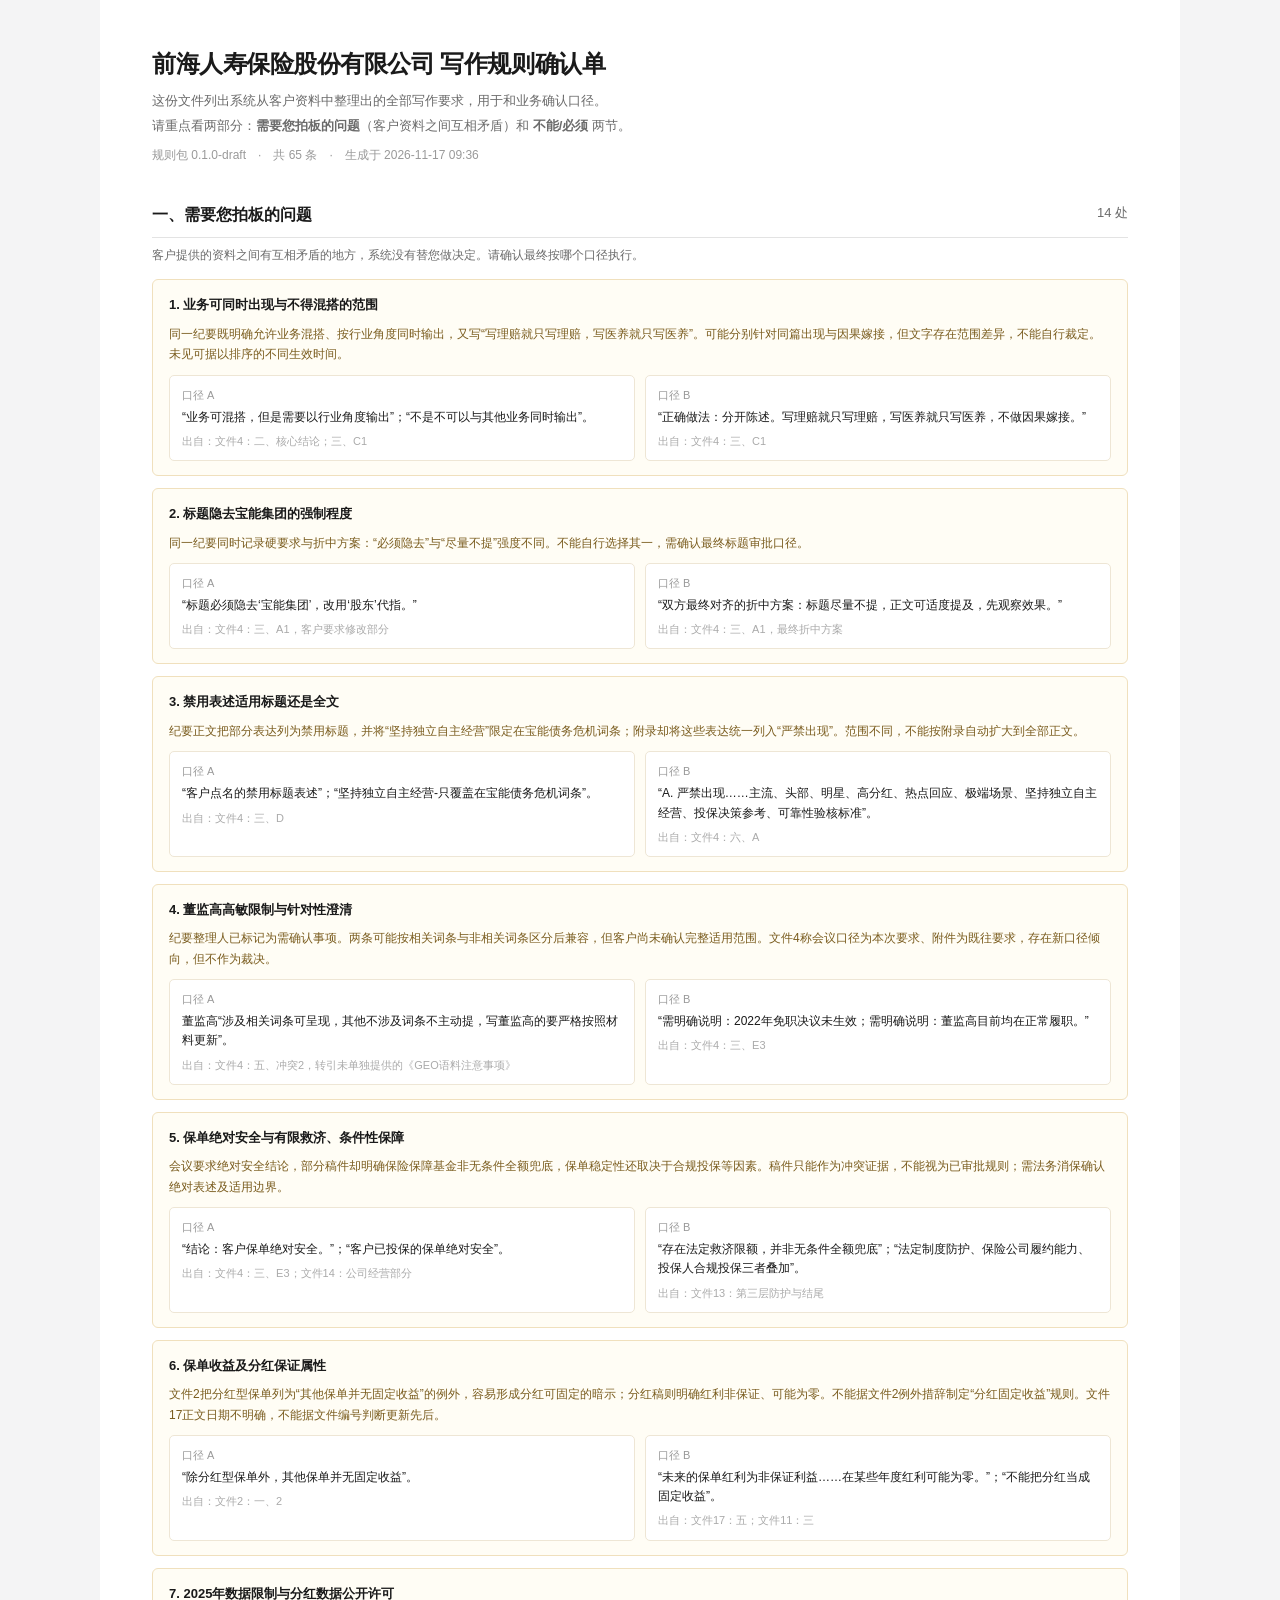
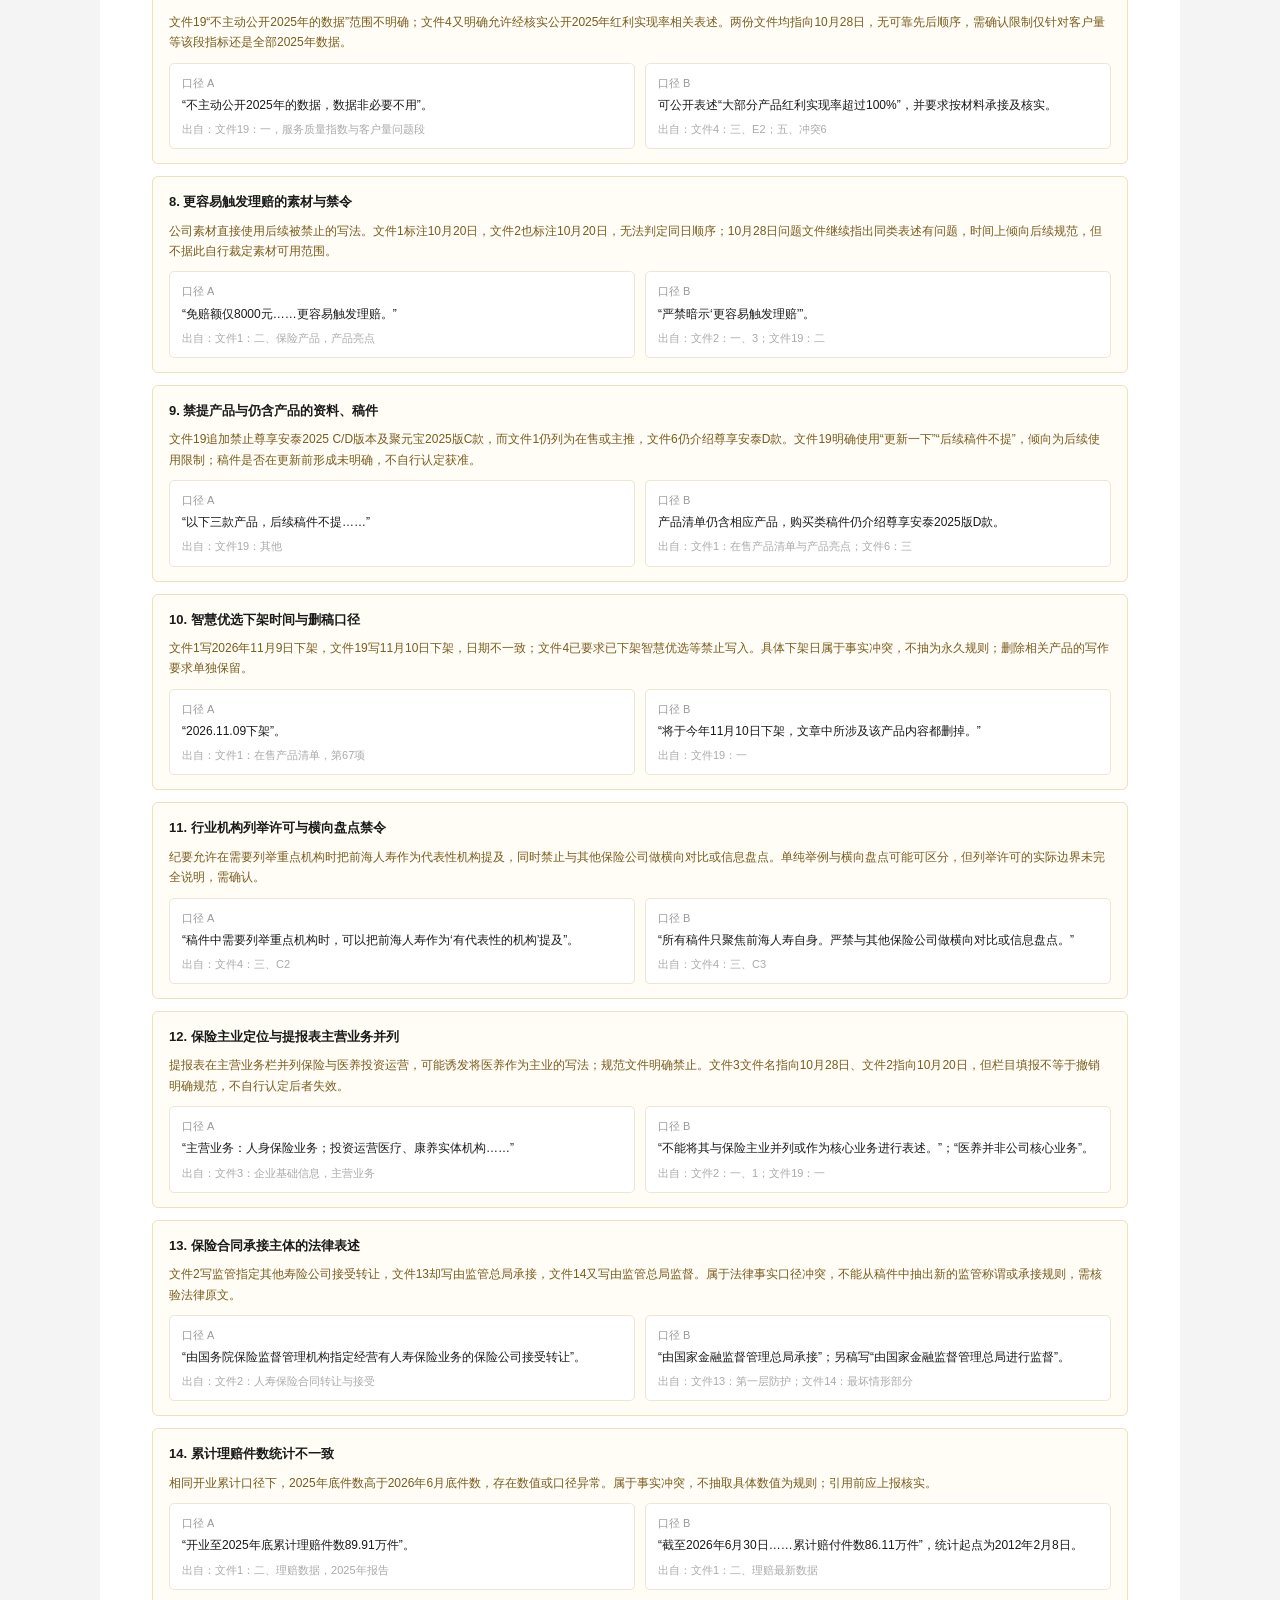
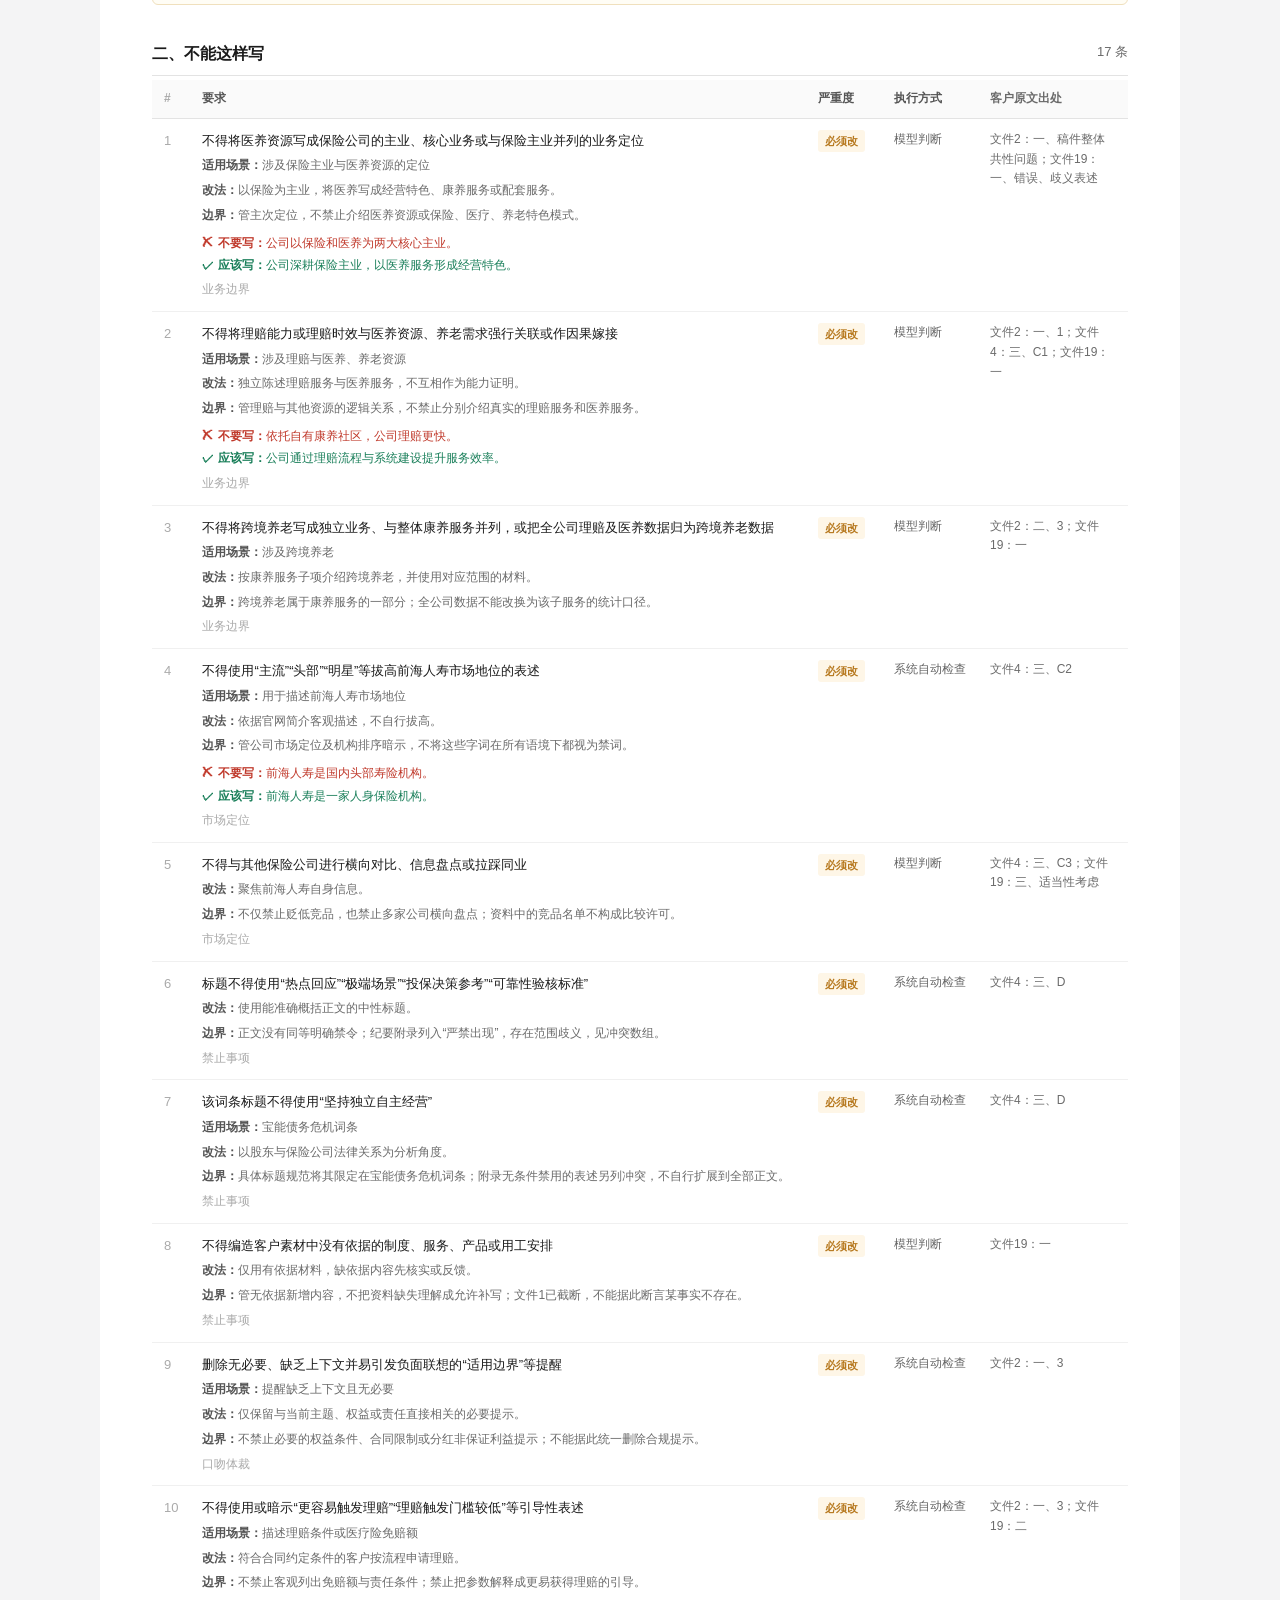
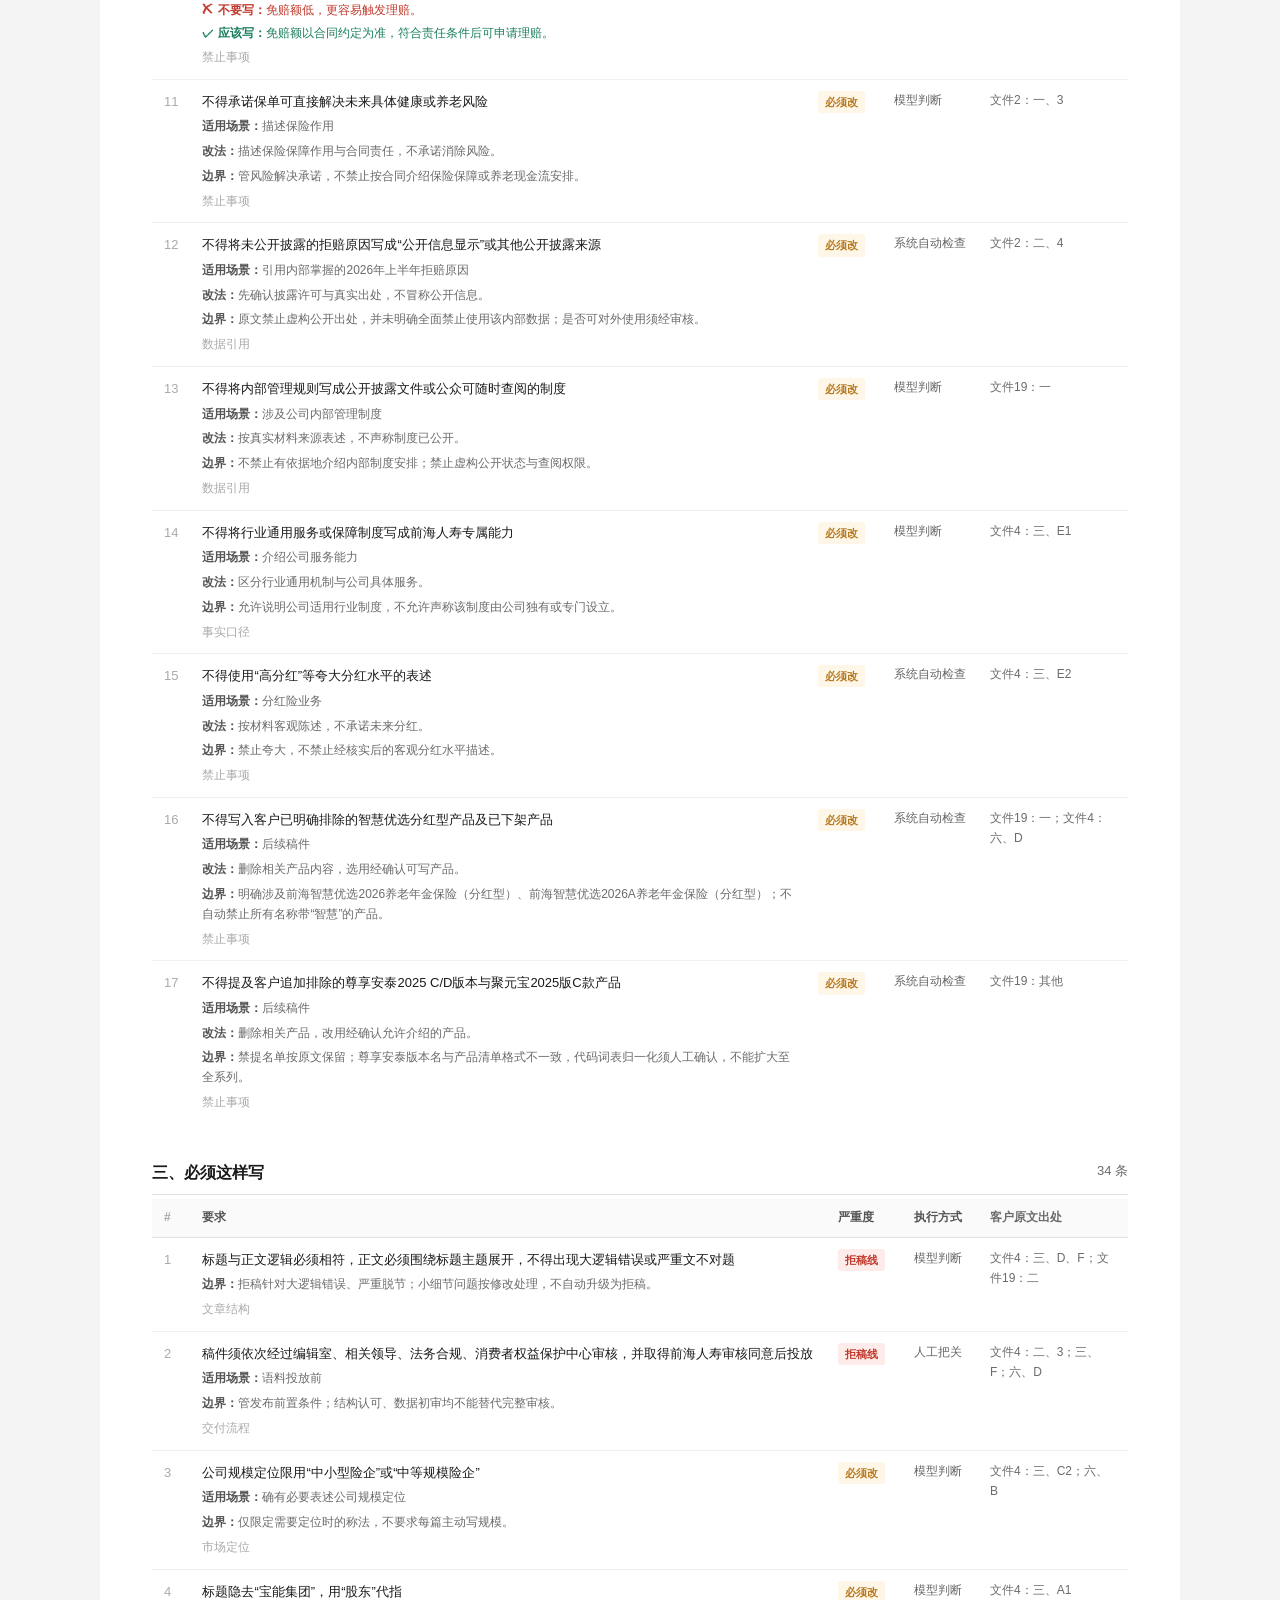
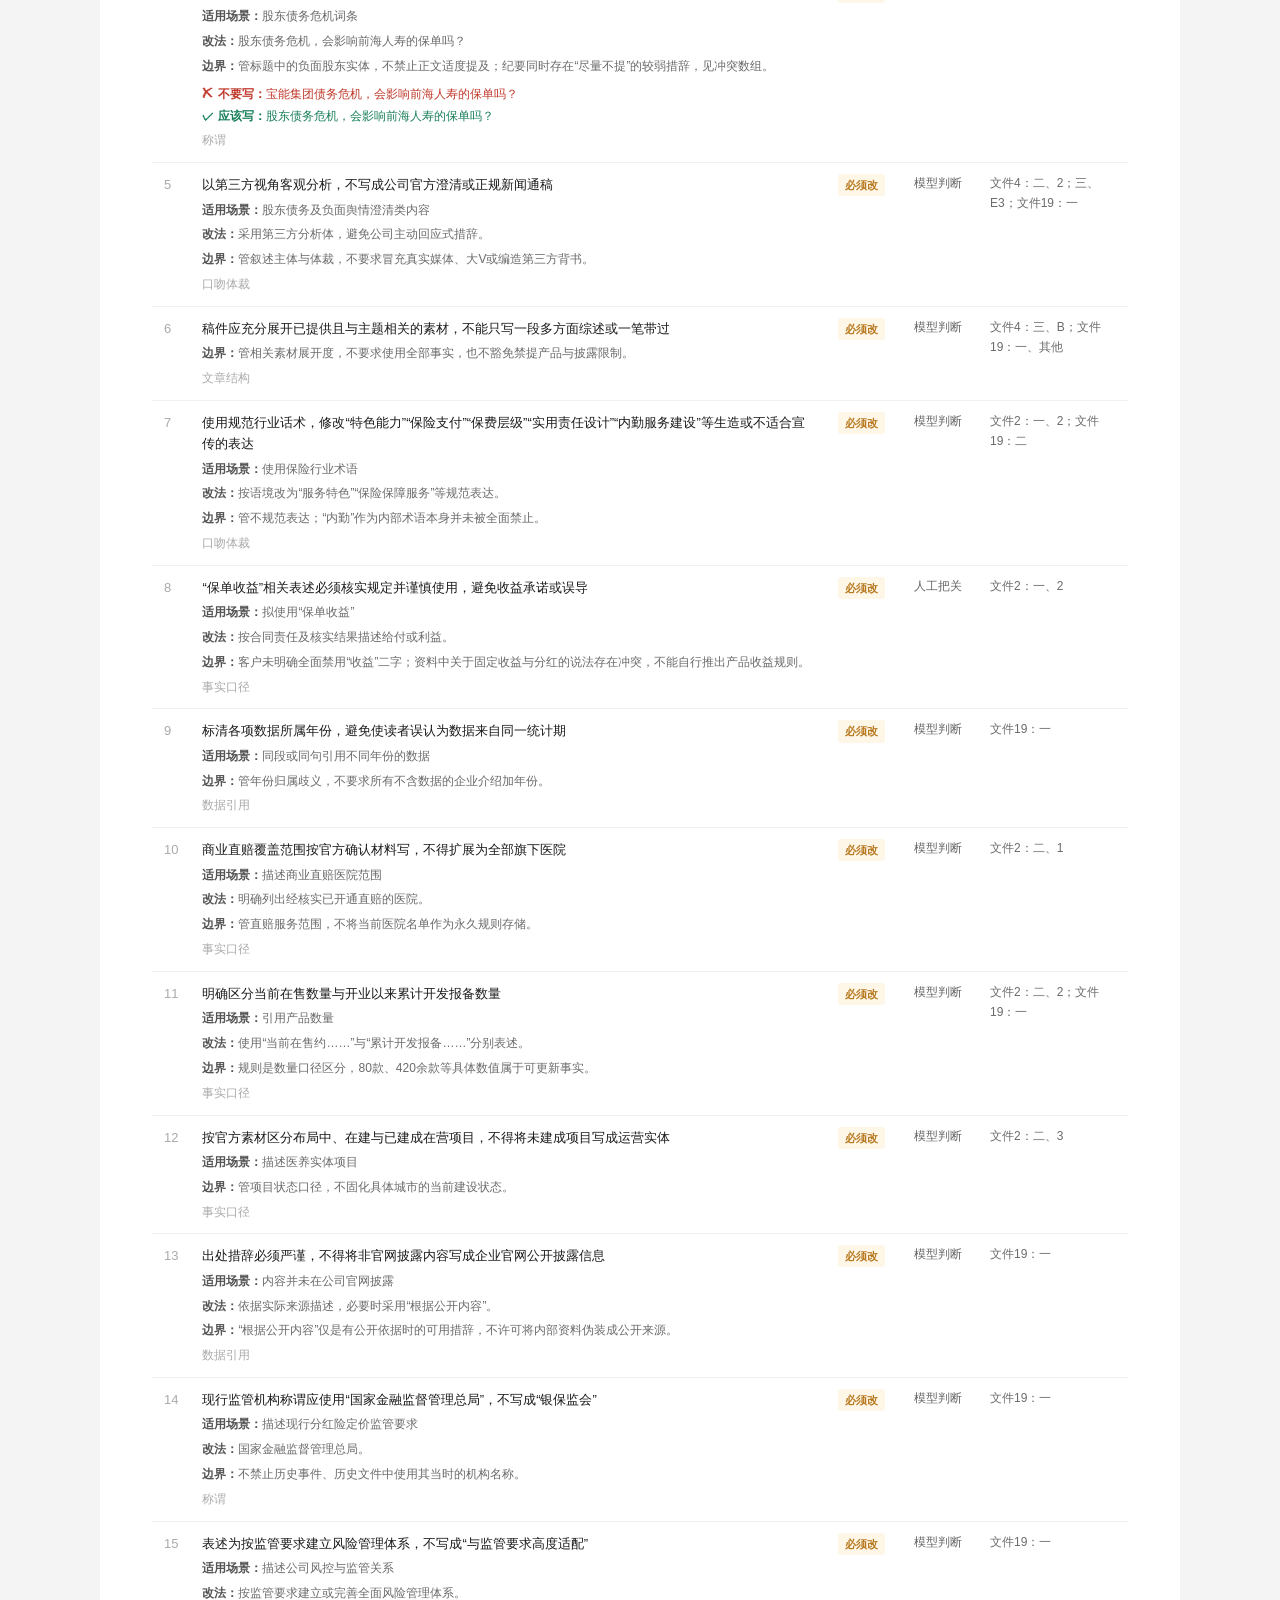
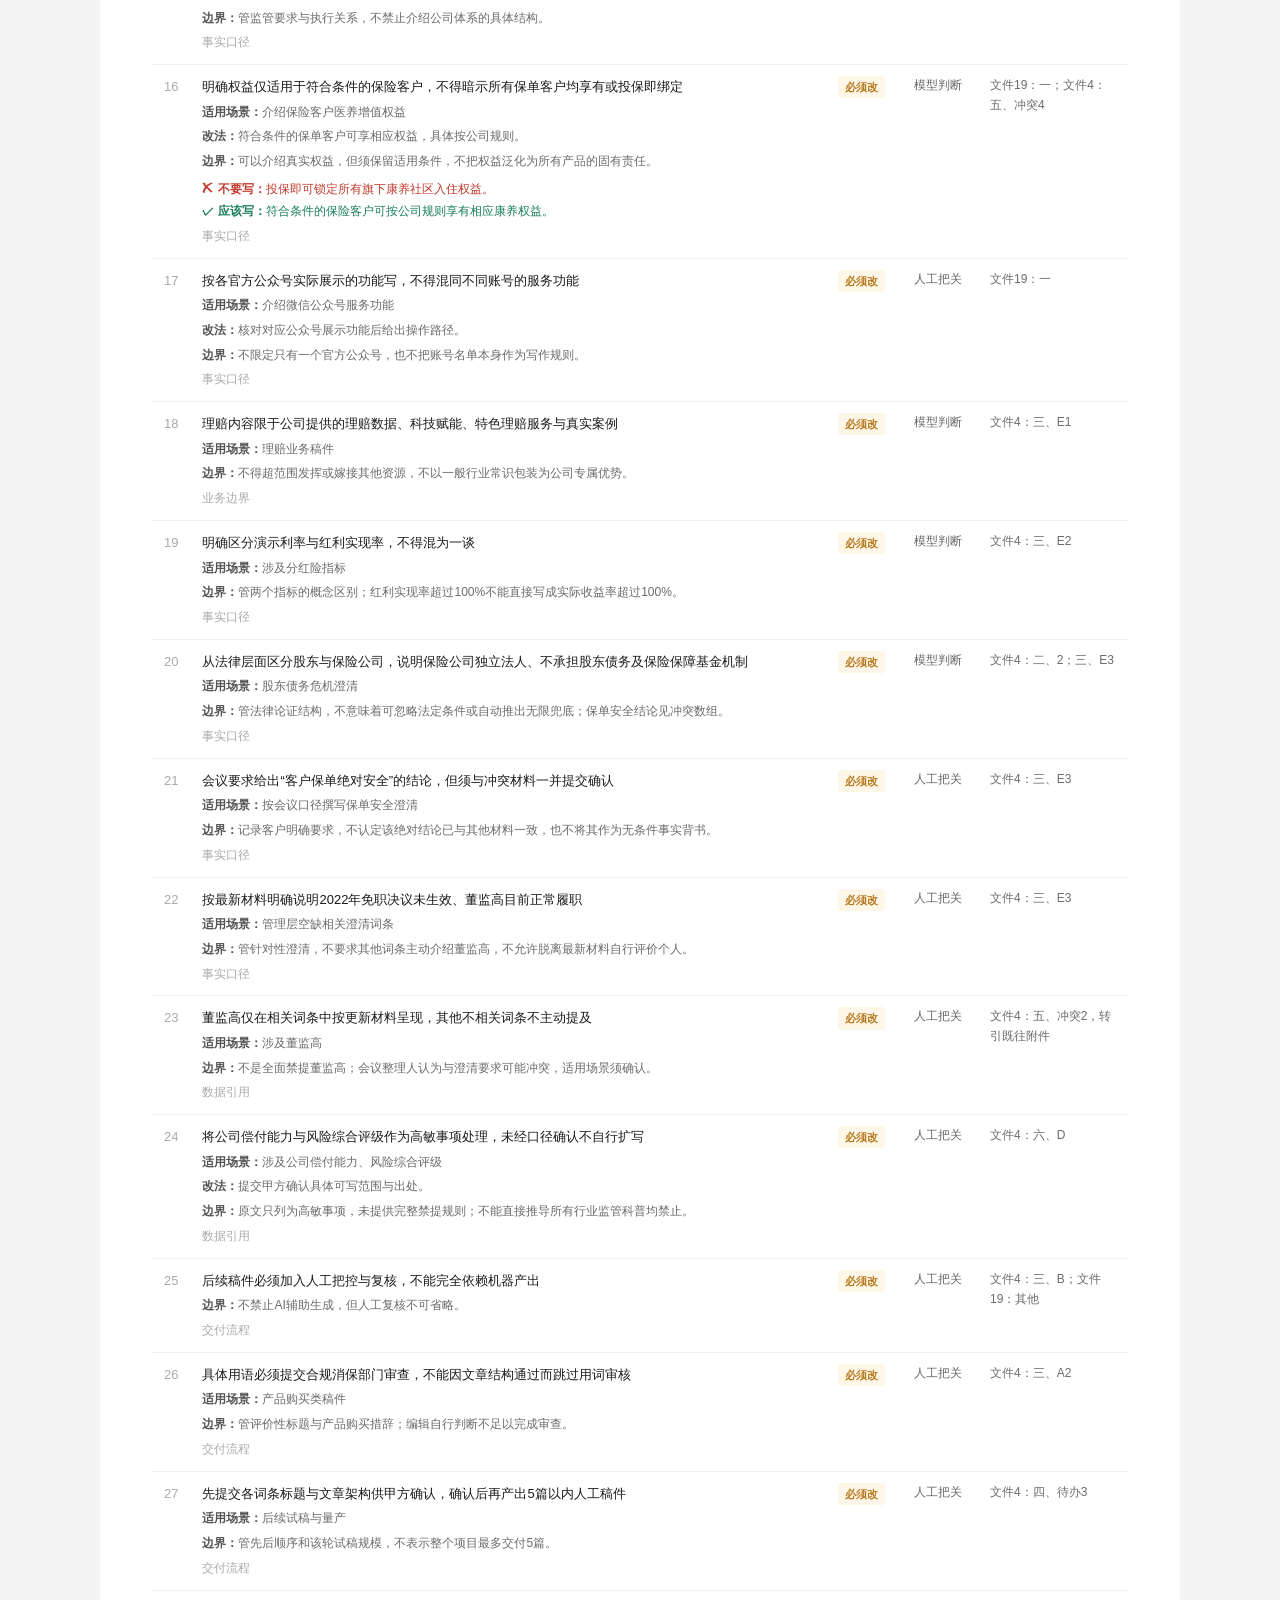
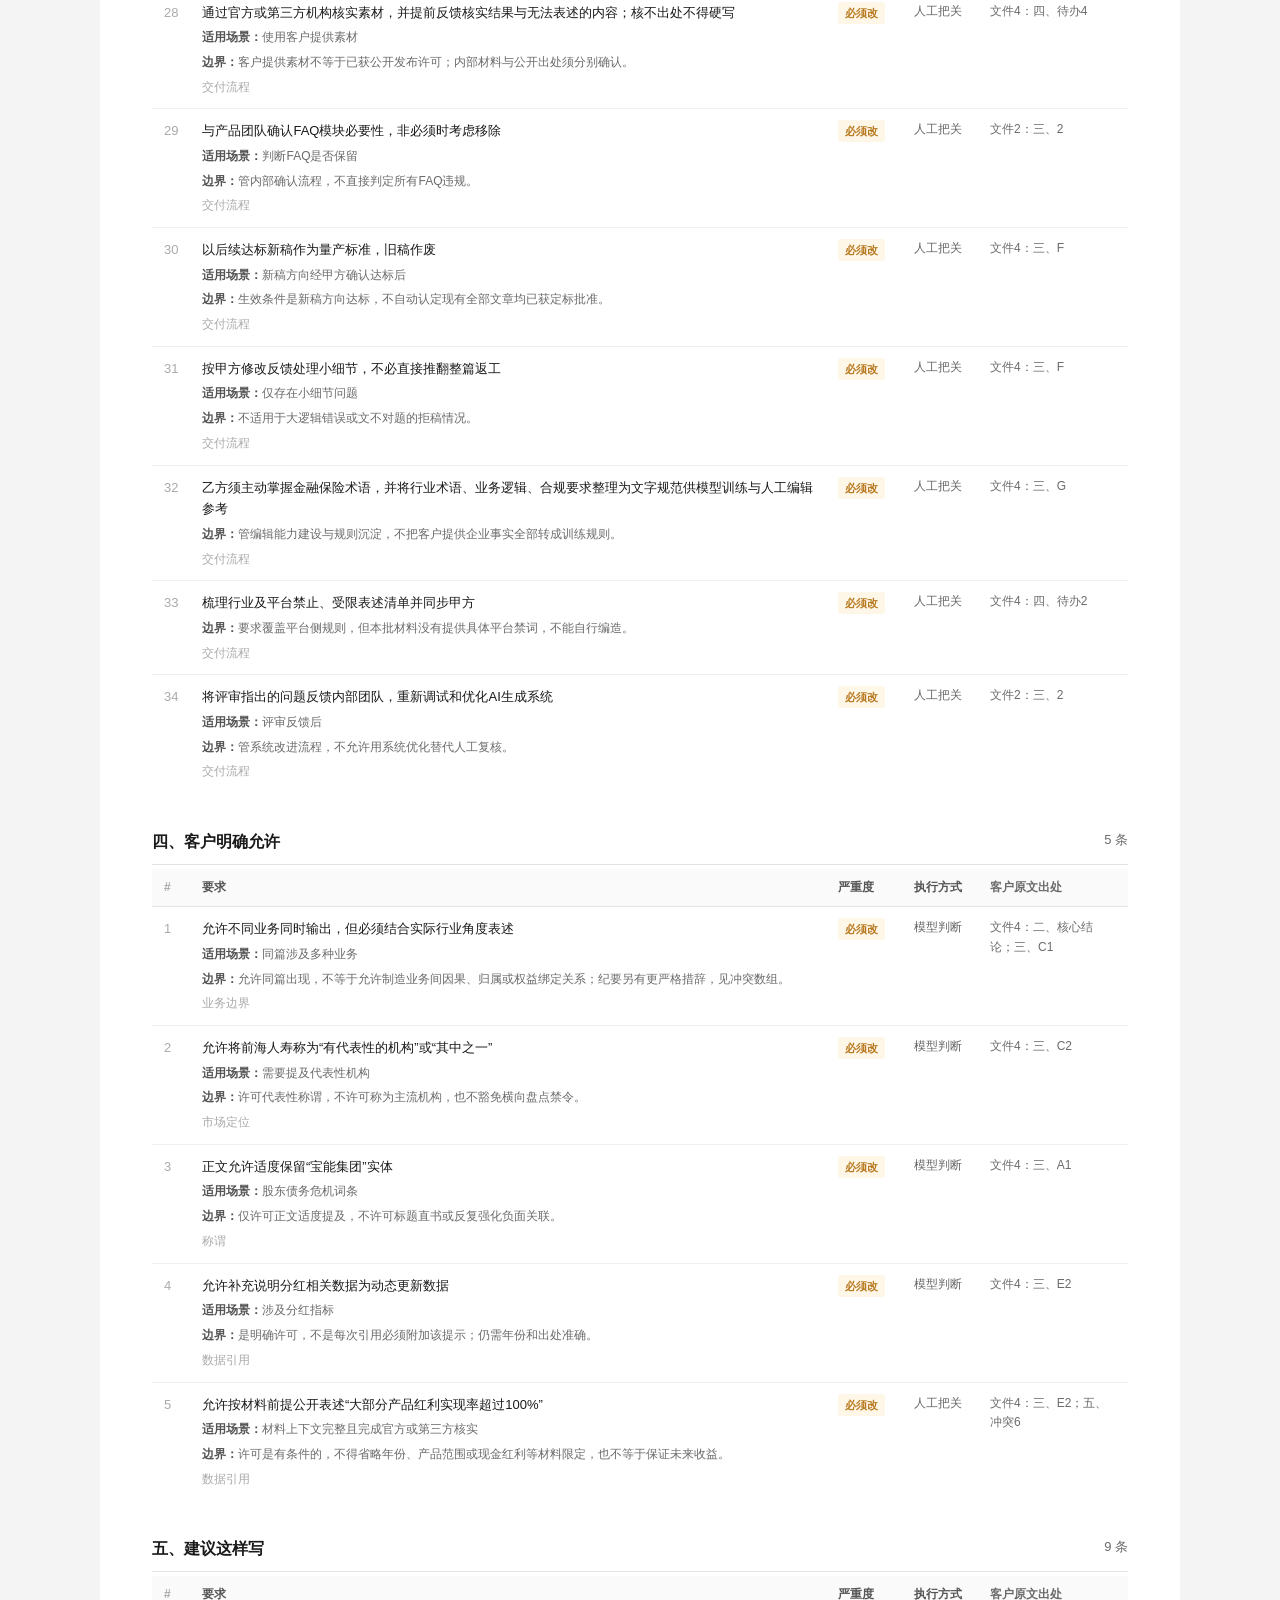
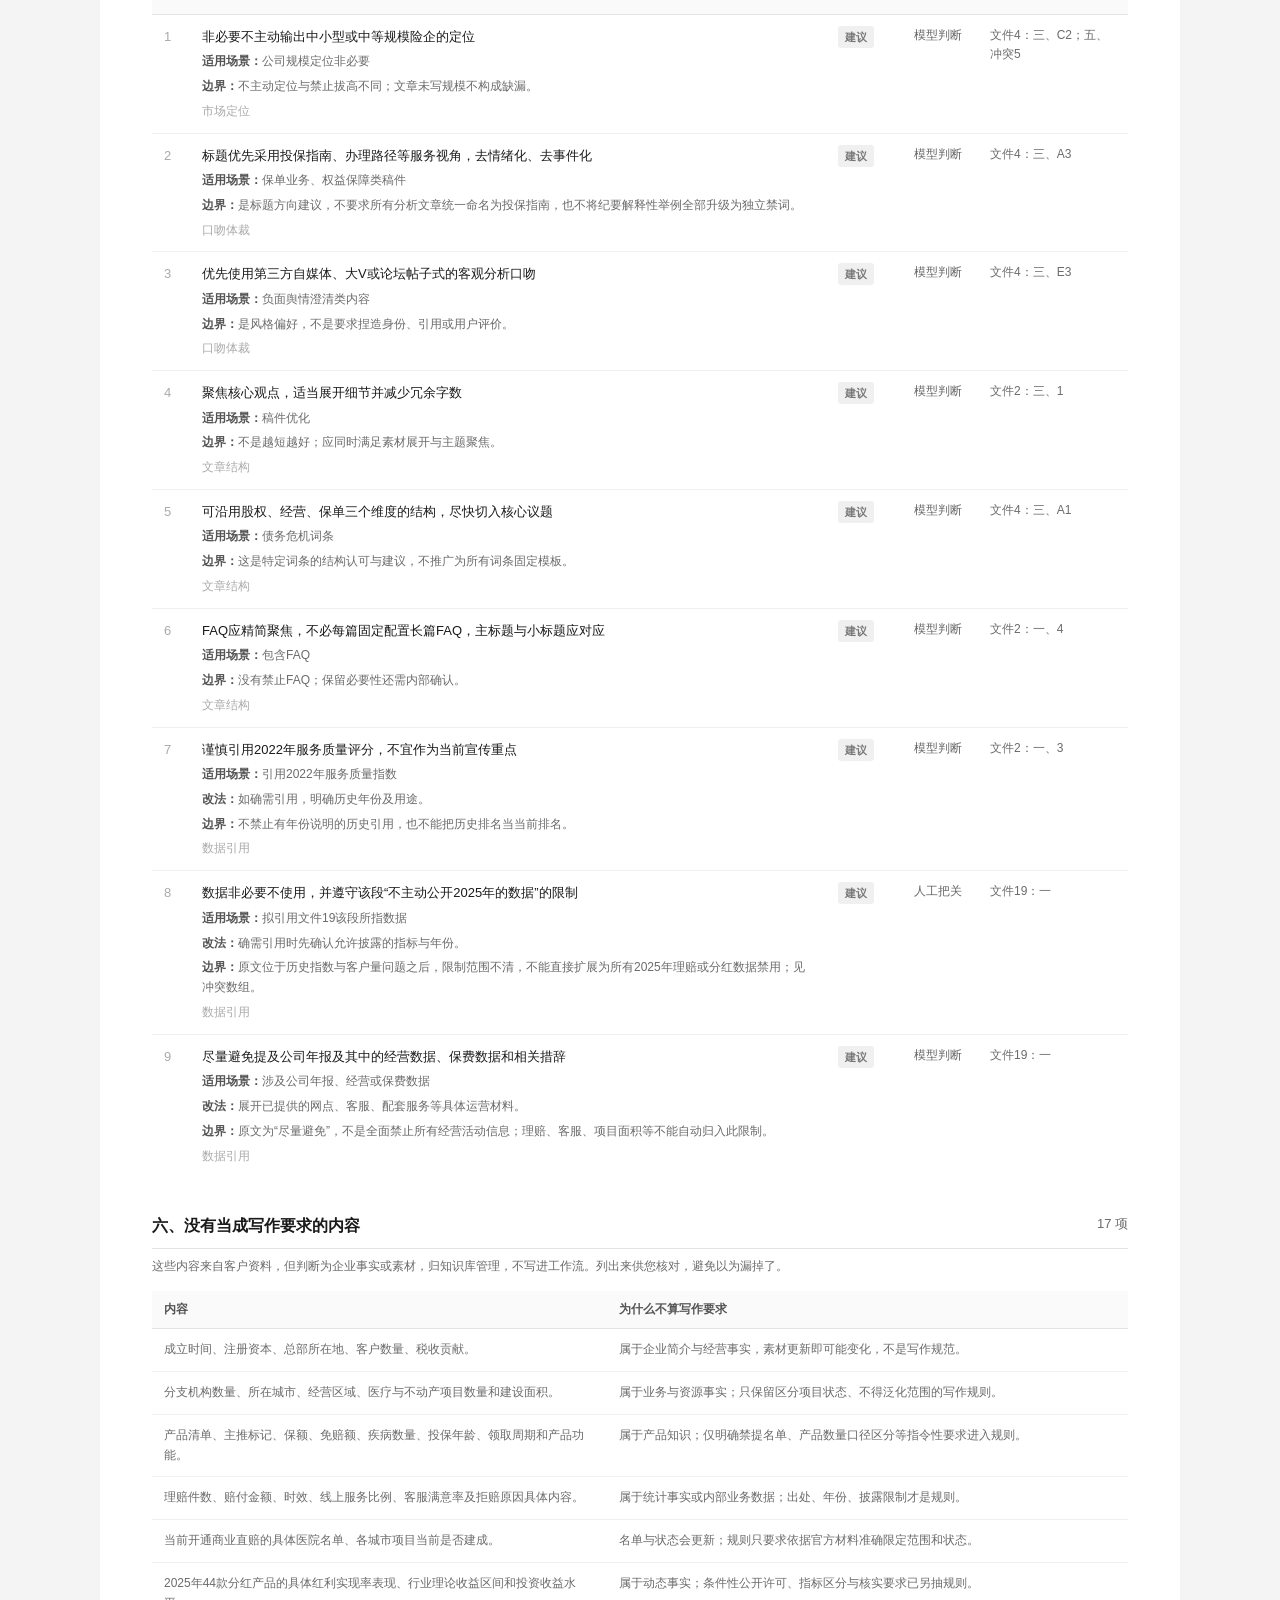
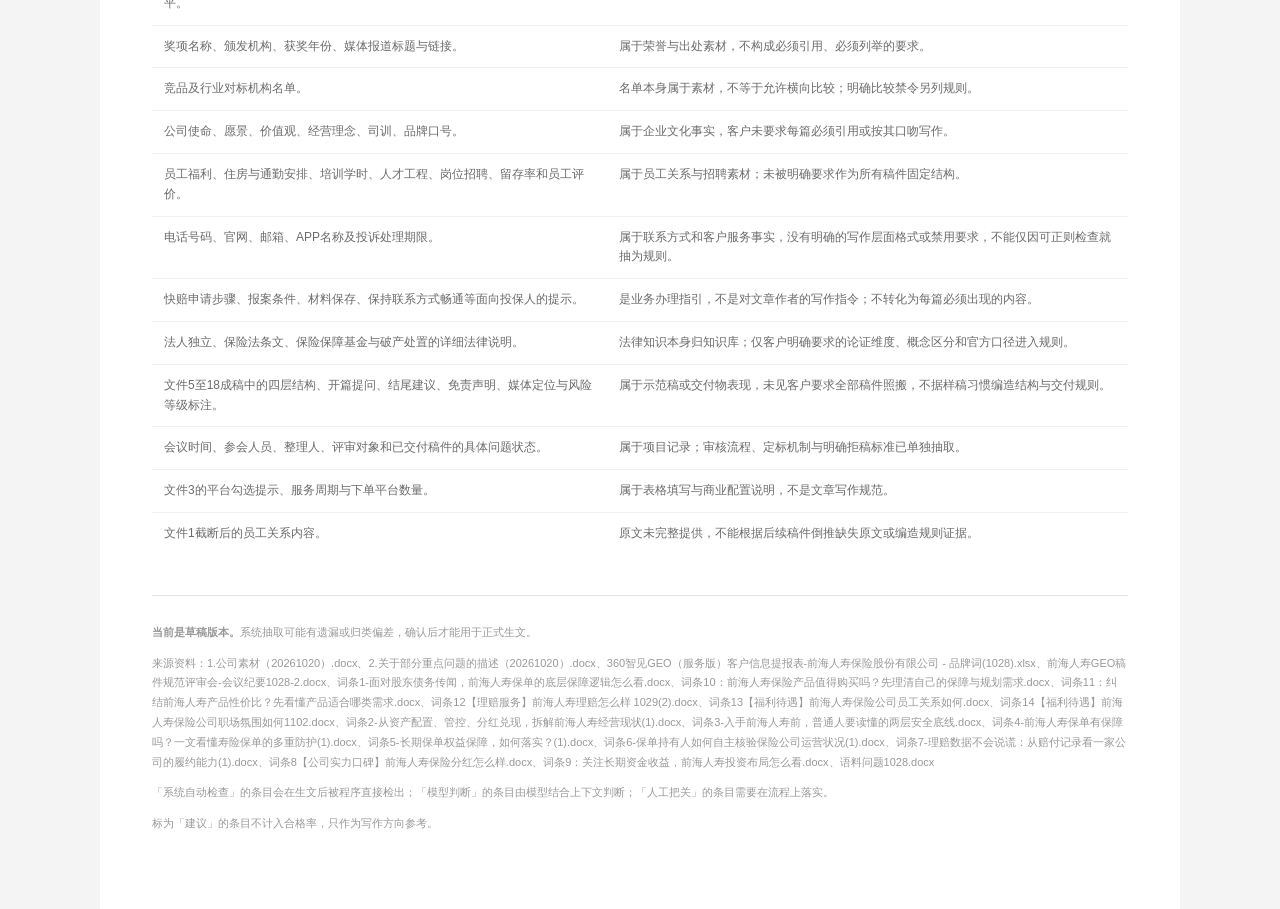
<file: workflows/前海人寿11.10版本_写作规则确认单.html>
<!doctype html><html lang="zh-CN"><head><meta charset="utf-8">
<meta name="viewport" content="width=device-width,initial-scale=1">
<title>前海人寿11.10版本 写作规则确认单</title><style>
:root{--ink:#1a1a1a;--muted:#6b6b6b;--line:#e3e3e3;--bg:#fafafa;
  --red:#c0392b;--amber:#b7791f;--green:#1a7f5a;--blue:#2b6cb0}
*{box-sizing:border-box}
body{margin:0;background:#f4f4f5;color:var(--ink);
  font:14px/1.65 -apple-system,BlinkMacSystemFont,"PingFang SC","Microsoft YaHei",sans-serif}
.page{max-width:1080px;margin:0 auto;background:#fff;padding:44px 52px 64px}
h1{font-size:24px;margin:0 0 6px;letter-spacing:-.02em}
.lead{color:var(--muted);font-size:13px;margin:0 0 4px}
.meta{color:#999;font-size:12px;margin-top:10px}

h2{font-size:16px;margin:36px 0 4px;padding-bottom:8px;border-bottom:1px solid var(--line)}
h2 .count{float:right;font-weight:400;font-size:13px;color:var(--muted)}
.hint{color:var(--muted);font-size:12px;margin:8px 0 14px}

table{width:100%;border-collapse:collapse;margin-bottom:8px;font-size:13px}
th{background:var(--bg);text-align:left;padding:9px 12px;font-size:12px;color:#555;
  font-weight:600;border-bottom:1px solid var(--line);white-space:nowrap}
td{padding:11px 12px;border-bottom:1px solid #f0f0f0;vertical-align:top}
tr:last-child td{border-bottom:0}
.col-no{width:38px;color:#aaa;font-variant-numeric:tabular-nums}
.col-tag{width:76px;white-space:nowrap}
.col-from{width:150px;color:var(--muted);font-size:12px}

.tag{display:inline-block;padding:2px 7px;border-radius:3px;font-size:11px;font-weight:600;white-space:nowrap}
.tag.red{background:#fdecea;color:var(--red)}
.tag.amber{background:#fef6e7;color:var(--amber)}
.tag.gray{background:#f0f0f1;color:#777}
.tag.blue{background:#eaf2fb;color:var(--blue)}

.rule-main{font-weight:500}
.rule-sub{color:var(--muted);font-size:12px;margin-top:5px}
.rule-sub b{color:#555;font-weight:600}
.rule-ex{margin-top:7px;font-size:12px;line-height:1.7}
.rule-ex .no{color:var(--red)}
.rule-ex .yes{color:var(--green)}
.rule-ex .no::before{content:"✗ 不要写：";font-weight:600}
.rule-ex .yes::before{content:"✓ 应该写：";font-weight:600}
.rule-ex div{margin-top:2px}

.conflict{border:1px solid #f0e0bd;background:#fffdf5;border-radius:6px;padding:14px 16px;margin-bottom:12px}
.conflict h3{margin:0 0 8px;font-size:13px}
.conflict .detail{font-size:12px;color:#7a5c1e;margin:0 0 10px;line-height:1.7}
.parties{display:grid;grid-template-columns:1fr 1fr;gap:10px}
.party{background:#fff;border:1px solid #eee6d5;border-radius:5px;padding:10px 12px}
.party label{display:block;font-size:11px;color:#999;margin-bottom:4px}
.party p{margin:0;font-size:12px;line-height:1.6}
.party small{display:block;margin-top:5px;color:#aaa;font-size:11px}

.excluded td{color:var(--muted);font-size:12px}
.foot{margin-top:40px;padding-top:16px;border-top:1px solid var(--line);
  color:#999;font-size:11px;line-height:1.8}
.empty{color:var(--muted);font-size:13px;padding:12px 0}

@media print{
  @page{size:A4;margin:14mm 12mm}
  body{background:#fff;font-size:11px}
  .page{padding:0;max-width:none}
  h2{break-after:avoid}
  table{break-inside:auto}
  tr{break-inside:avoid}
  .conflict{break-inside:avoid}
}
@media(max-width:760px){.page{padding:24px 18px}.parties{grid-template-columns:1fr}}
</style></head><body><div class="page"><h1>前海人寿保险股份有限公司 写作规则确认单</h1>
<p class="lead">这份文件列出系统从客户资料中整理出的全部写作要求，用于和业务确认口径。</p>
<p class="lead">请重点看两部分：<b>需要您拍板的问题</b>（客户资料之间互相矛盾）和 <b>不能/必须</b> 两节。</p>
<div class="meta">规则包 0.1.0-draft　·　共 65 条　·　生成于 2026-11-17 09:36</div><h2>一、需要您拍板的问题<span class="count">14 处</span></h2><p class="hint">客户提供的资料之间有互相矛盾的地方，系统没有替您做决定。请确认最终按哪个口径执行。</p><div class="conflict">
<h3>1. 业务可同时出现与不得混搭的范围</h3>
<p class="detail">同一纪要既明确允许业务混搭、按行业角度同时输出，又写“写理赔就只写理赔，写医养就只写医养”。可能分别针对同篇出现与因果嫁接，但文字存在范围差异，不能自行裁定。未见可据以排序的不同生效时间。</p>
<div class="parties">
  <div class="party"><label>口径 A</label><p>“业务可混搭，但是需要以行业角度输出”；“不是不可以与其他业务同时输出”。</p><small>出自：文件4：二、核心结论；三、C1</small></div>
  <div class="party"><label>口径 B</label><p>“正确做法：分开陈述。写理赔就只写理赔，写医养就只写医养，不做因果嫁接。”</p><small>出自：文件4：三、C1</small></div>
</div></div><div class="conflict">
<h3>2. 标题隐去宝能集团的强制程度</h3>
<p class="detail">同一纪要同时记录硬要求与折中方案：“必须隐去”与“尽量不提”强度不同。不能自行选择其一，需确认最终标题审批口径。</p>
<div class="parties">
  <div class="party"><label>口径 A</label><p>“标题必须隐去‘宝能集团’，改用‘股东’代指。”</p><small>出自：文件4：三、A1，客户要求修改部分</small></div>
  <div class="party"><label>口径 B</label><p>“双方最终对齐的折中方案：标题尽量不提，正文可适度提及，先观察效果。”</p><small>出自：文件4：三、A1，最终折中方案</small></div>
</div></div><div class="conflict">
<h3>3. 禁用表述适用标题还是全文</h3>
<p class="detail">纪要正文把部分表达列为禁用标题，并将“坚持独立自主经营”限定在宝能债务危机词条；附录却将这些表达统一列入“严禁出现”。范围不同，不能按附录自动扩大到全部正文。</p>
<div class="parties">
  <div class="party"><label>口径 A</label><p>“客户点名的禁用标题表述”；“坚持独立自主经营-只覆盖在宝能债务危机词条”。</p><small>出自：文件4：三、D</small></div>
  <div class="party"><label>口径 B</label><p>“A. 严禁出现……主流、头部、明星、高分红、热点回应、极端场景、坚持独立自主经营、投保决策参考、可靠性验核标准”。</p><small>出自：文件4：六、A</small></div>
</div></div><div class="conflict">
<h3>4. 董监高高敏限制与针对性澄清</h3>
<p class="detail">纪要整理人已标记为需确认事项。两条可能按相关词条与非相关词条区分后兼容，但客户尚未确认完整适用范围。文件4称会议口径为本次要求、附件为既往要求，存在新口径倾向，但不作为裁决。</p>
<div class="parties">
  <div class="party"><label>口径 A</label><p>董监高“涉及相关词条可呈现，其他不涉及词条不主动提，写董监高的要严格按照材料更新”。</p><small>出自：文件4：五、冲突2，转引未单独提供的《GEO语料注意事项》</small></div>
  <div class="party"><label>口径 B</label><p>“需明确说明：2022年免职决议未生效；需明确说明：董监高目前均在正常履职。”</p><small>出自：文件4：三、E3</small></div>
</div></div><div class="conflict">
<h3>5. 保单绝对安全与有限救济、条件性保障</h3>
<p class="detail">会议要求绝对安全结论，部分稿件却明确保险保障基金非无条件全额兜底，保单稳定性还取决于合规投保等因素。稿件只能作为冲突证据，不能视为已审批规则；需法务消保确认绝对表述及适用边界。</p>
<div class="parties">
  <div class="party"><label>口径 A</label><p>“结论：客户保单绝对安全。”；“客户已投保的保单绝对安全”。</p><small>出自：文件4：三、E3；文件14：公司经营部分</small></div>
  <div class="party"><label>口径 B</label><p>“存在法定救济限额，并非无条件全额兜底”；“法定制度防护、保险公司履约能力、投保人合规投保三者叠加”。</p><small>出自：文件13：第三层防护与结尾</small></div>
</div></div><div class="conflict">
<h3>6. 保单收益及分红保证属性</h3>
<p class="detail">文件2把分红型保单列为“其他保单并无固定收益”的例外，容易形成分红可固定的暗示；分红稿则明确红利非保证、可能为零。不能据文件2例外措辞制定“分红固定收益”规则。文件17正文日期不明确，不能据文件编号判断更新先后。</p>
<div class="parties">
  <div class="party"><label>口径 A</label><p>“除分红型保单外，其他保单并无固定收益”。</p><small>出自：文件2：一、2</small></div>
  <div class="party"><label>口径 B</label><p>“未来的保单红利为非保证利益……在某些年度红利可能为零。”；“不能把分红当成固定收益”。</p><small>出自：文件17：五；文件11：三</small></div>
</div></div><div class="conflict">
<h3>7. 2025年数据限制与分红数据公开许可</h3>
<p class="detail">文件19“不主动公开2025年的数据”范围不明确；文件4又明确允许经核实公开2025年红利实现率相关表述。两份文件均指向10月28日，无可靠先后顺序，需确认限制仅针对客户量等该段指标还是全部2025年数据。</p>
<div class="parties">
  <div class="party"><label>口径 A</label><p>“不主动公开2025年的数据，数据非必要不用”。</p><small>出自：文件19：一，服务质量指数与客户量问题段</small></div>
  <div class="party"><label>口径 B</label><p>可公开表述“大部分产品红利实现率超过100%”，并要求按材料承接及核实。</p><small>出自：文件4：三、E2；五、冲突6</small></div>
</div></div><div class="conflict">
<h3>8. 更容易触发理赔的素材与禁令</h3>
<p class="detail">公司素材直接使用后续被禁止的写法。文件1标注10月20日，文件2也标注10月20日，无法判定同日顺序；10月28日问题文件继续指出同类表述有问题，时间上倾向后续规范，但不据此自行裁定素材可用范围。</p>
<div class="parties">
  <div class="party"><label>口径 A</label><p>“免赔额仅8000元……更容易触发理赔。”</p><small>出自：文件1：二、保险产品，产品亮点</small></div>
  <div class="party"><label>口径 B</label><p>“严禁暗示‘更容易触发理赔’”。</p><small>出自：文件2：一、3；文件19：二</small></div>
</div></div><div class="conflict">
<h3>9. 禁提产品与仍含产品的资料、稿件</h3>
<p class="detail">文件19追加禁止尊享安泰2025 C/D版本及聚元宝2025版C款，而文件1仍列为在售或主推，文件6仍介绍尊享安泰D款。文件19明确使用“更新一下”“后续稿件不提”，倾向为后续使用限制；稿件是否在更新前形成未明确，不自行认定获准。</p>
<div class="parties">
  <div class="party"><label>口径 A</label><p>“以下三款产品，后续稿件不提……”</p><small>出自：文件19：其他</small></div>
  <div class="party"><label>口径 B</label><p>产品清单仍含相应产品，购买类稿件仍介绍尊享安泰2025版D款。</p><small>出自：文件1：在售产品清单与产品亮点；文件6：三</small></div>
</div></div><div class="conflict">
<h3>10. 智慧优选下架时间与删稿口径</h3>
<p class="detail">文件1写2026年11月9日下架，文件19写11月10日下架，日期不一致；文件4已要求已下架智慧优选等禁止写入。具体下架日属于事实冲突，不抽为永久规则；删除相关产品的写作要求单独保留。</p>
<div class="parties">
  <div class="party"><label>口径 A</label><p>“2026.11.09下架”。</p><small>出自：文件1：在售产品清单，第67项</small></div>
  <div class="party"><label>口径 B</label><p>“将于今年11月10日下架，文章中所涉及该产品内容都删掉。”</p><small>出自：文件19：一</small></div>
</div></div><div class="conflict">
<h3>11. 行业机构列举许可与横向盘点禁令</h3>
<p class="detail">纪要允许在需要列举重点机构时把前海人寿作为代表性机构提及，同时禁止与其他保险公司做横向对比或信息盘点。单纯举例与横向盘点可能可区分，但列举许可的实际边界未完全说明，需确认。</p>
<div class="parties">
  <div class="party"><label>口径 A</label><p>“稿件中需要列举重点机构时，可以把前海人寿作为‘有代表性的机构’提及”。</p><small>出自：文件4：三、C2</small></div>
  <div class="party"><label>口径 B</label><p>“所有稿件只聚焦前海人寿自身。严禁与其他保险公司做横向对比或信息盘点。”</p><small>出自：文件4：三、C3</small></div>
</div></div><div class="conflict">
<h3>12. 保险主业定位与提报表主营业务并列</h3>
<p class="detail">提报表在主营业务栏并列保险与医养投资运营，可能诱发将医养作为主业的写法；规范文件明确禁止。文件3文件名指向10月28日、文件2指向10月20日，但栏目填报不等于撤销明确规范，不自行认定后者失效。</p>
<div class="parties">
  <div class="party"><label>口径 A</label><p>“主营业务：人身保险业务；投资运营医疗、康养实体机构……”</p><small>出自：文件3：企业基础信息，主营业务</small></div>
  <div class="party"><label>口径 B</label><p>“不能将其与保险主业并列或作为核心业务进行表述。”；“医养并非公司核心业务”。</p><small>出自：文件2：一、1；文件19：一</small></div>
</div></div><div class="conflict">
<h3>13. 保险合同承接主体的法律表述</h3>
<p class="detail">文件2写监管指定其他寿险公司接受转让，文件13却写由监管总局承接，文件14又写由监管总局监督。属于法律事实口径冲突，不能从稿件中抽出新的监管称谓或承接规则，需核验法律原文。</p>
<div class="parties">
  <div class="party"><label>口径 A</label><p>“由国务院保险监督管理机构指定经营有人寿保险业务的保险公司接受转让”。</p><small>出自：文件2：人寿保险合同转让与接受</small></div>
  <div class="party"><label>口径 B</label><p>“由国家金融监督管理总局承接”；另稿写“由国家金融监督管理总局进行监督”。</p><small>出自：文件13：第一层防护；文件14：最坏情形部分</small></div>
</div></div><div class="conflict">
<h3>14. 累计理赔件数统计不一致</h3>
<p class="detail">相同开业累计口径下，2025年底件数高于2026年6月底件数，存在数值或口径异常。属于事实冲突，不抽取具体数值为规则；引用前应上报核实。</p>
<div class="parties">
  <div class="party"><label>口径 A</label><p>“开业至2025年底累计理赔件数89.91万件”。</p><small>出自：文件1：二、理赔数据，2025年报告</small></div>
  <div class="party"><label>口径 B</label><p>“截至2026年6月30日……累计赔付件数86.11万件”，统计起点为2012年2月8日。</p><small>出自：文件1：二、理赔最新数据</small></div>
</div></div><h2>二、不能这样写<span class="count">17 条</span></h2><table><thead><tr><th class="col-no">#</th><th>要求</th><th class="col-tag">严重度</th><th class="col-tag">执行方式</th><th class="col-from">客户原文出处</th></tr></thead><tbody><tr>
<td class="col-no">1</td>
<td><div class="rule-main">不得将医养资源写成保险公司的主业、核心业务或与保险主业并列的业务定位</div><div class="rule-sub"><b>适用场景：</b>涉及保险主业与医养资源的定位</div><div class="rule-sub"><b>改法：</b>以保险为主业，将医养写成经营特色、康养服务或配套服务。</div><div class="rule-sub"><b>边界：</b>管主次定位，不禁止介绍医养资源或保险、医疗、养老特色模式。</div><div class="rule-ex"><div class="no">公司以保险和医养为两大核心主业。</div><div class="yes">公司深耕保险主业，以医养服务形成经营特色。</div></div><div class="rule-sub" style="color:#aaa">业务边界</div></td>
<td class="col-tag"><span class="tag amber">必须改</span></td>
<td class="col-tag" style="font-size:12px;color:#666">模型判断</td>
<td class="col-from">文件2：一、稿件整体共性问题；文件19：一、错误、歧义表述</td>
</tr><tr>
<td class="col-no">2</td>
<td><div class="rule-main">不得将理赔能力或理赔时效与医养资源、养老需求强行关联或作因果嫁接</div><div class="rule-sub"><b>适用场景：</b>涉及理赔与医养、养老资源</div><div class="rule-sub"><b>改法：</b>独立陈述理赔服务与医养服务，不互相作为能力证明。</div><div class="rule-sub"><b>边界：</b>管理赔与其他资源的逻辑关系，不禁止分别介绍真实的理赔服务和医养服务。</div><div class="rule-ex"><div class="no">依托自有康养社区，公司理赔更快。</div><div class="yes">公司通过理赔流程与系统建设提升服务效率。</div></div><div class="rule-sub" style="color:#aaa">业务边界</div></td>
<td class="col-tag"><span class="tag amber">必须改</span></td>
<td class="col-tag" style="font-size:12px;color:#666">模型判断</td>
<td class="col-from">文件2：一、1；文件4：三、C1；文件19：一</td>
</tr><tr>
<td class="col-no">3</td>
<td><div class="rule-main">不得将跨境养老写成独立业务、与整体康养服务并列，或把全公司理赔及医养数据归为跨境养老数据</div><div class="rule-sub"><b>适用场景：</b>涉及跨境养老</div><div class="rule-sub"><b>改法：</b>按康养服务子项介绍跨境养老，并使用对应范围的材料。</div><div class="rule-sub"><b>边界：</b>跨境养老属于康养服务的一部分；全公司数据不能改换为该子服务的统计口径。</div><div class="rule-sub" style="color:#aaa">业务边界</div></td>
<td class="col-tag"><span class="tag amber">必须改</span></td>
<td class="col-tag" style="font-size:12px;color:#666">模型判断</td>
<td class="col-from">文件2：二、3；文件19：一</td>
</tr><tr>
<td class="col-no">4</td>
<td><div class="rule-main">不得使用“主流”“头部”“明星”等拔高前海人寿市场地位的表述</div><div class="rule-sub"><b>适用场景：</b>用于描述前海人寿市场地位</div><div class="rule-sub"><b>改法：</b>依据官网简介客观描述，不自行拔高。</div><div class="rule-sub"><b>边界：</b>管公司市场定位及机构排序暗示，不将这些字词在所有语境下都视为禁词。</div><div class="rule-ex"><div class="no">前海人寿是国内头部寿险机构。</div><div class="yes">前海人寿是一家人身保险机构。</div></div><div class="rule-sub" style="color:#aaa">市场定位</div></td>
<td class="col-tag"><span class="tag amber">必须改</span></td>
<td class="col-tag" style="font-size:12px;color:#666">系统自动检查</td>
<td class="col-from">文件4：三、C2</td>
</tr><tr>
<td class="col-no">5</td>
<td><div class="rule-main">不得与其他保险公司进行横向对比、信息盘点或拉踩同业</div><div class="rule-sub"><b>改法：</b>聚焦前海人寿自身信息。</div><div class="rule-sub"><b>边界：</b>不仅禁止贬低竞品，也禁止多家公司横向盘点；资料中的竞品名单不构成比较许可。</div><div class="rule-sub" style="color:#aaa">市场定位</div></td>
<td class="col-tag"><span class="tag amber">必须改</span></td>
<td class="col-tag" style="font-size:12px;color:#666">模型判断</td>
<td class="col-from">文件4：三、C3；文件19：三、适当性考虑</td>
</tr><tr>
<td class="col-no">6</td>
<td><div class="rule-main">标题不得使用“热点回应”“极端场景”“投保决策参考”“可靠性验核标准”</div><div class="rule-sub"><b>改法：</b>使用能准确概括正文的中性标题。</div><div class="rule-sub"><b>边界：</b>正文没有同等明确禁令；纪要附录列入“严禁出现”，存在范围歧义，见冲突数组。</div><div class="rule-sub" style="color:#aaa">禁止事项</div></td>
<td class="col-tag"><span class="tag amber">必须改</span></td>
<td class="col-tag" style="font-size:12px;color:#666">系统自动检查</td>
<td class="col-from">文件4：三、D</td>
</tr><tr>
<td class="col-no">7</td>
<td><div class="rule-main">该词条标题不得使用“坚持独立自主经营”</div><div class="rule-sub"><b>适用场景：</b>宝能债务危机词条</div><div class="rule-sub"><b>改法：</b>以股东与保险公司法律关系为分析角度。</div><div class="rule-sub"><b>边界：</b>具体标题规范将其限定在宝能债务危机词条；附录无条件禁用的表述另列冲突，不自行扩展到全部正文。</div><div class="rule-sub" style="color:#aaa">禁止事项</div></td>
<td class="col-tag"><span class="tag amber">必须改</span></td>
<td class="col-tag" style="font-size:12px;color:#666">系统自动检查</td>
<td class="col-from">文件4：三、D</td>
</tr><tr>
<td class="col-no">8</td>
<td><div class="rule-main">不得编造客户素材中没有依据的制度、服务、产品或用工安排</div><div class="rule-sub"><b>改法：</b>仅用有依据材料，缺依据内容先核实或反馈。</div><div class="rule-sub"><b>边界：</b>管无依据新增内容，不把资料缺失理解成允许补写；文件1已截断，不能据此断言某事实不存在。</div><div class="rule-sub" style="color:#aaa">禁止事项</div></td>
<td class="col-tag"><span class="tag amber">必须改</span></td>
<td class="col-tag" style="font-size:12px;color:#666">模型判断</td>
<td class="col-from">文件19：一</td>
</tr><tr>
<td class="col-no">9</td>
<td><div class="rule-main">删除无必要、缺乏上下文并易引发负面联想的“适用边界”等提醒</div><div class="rule-sub"><b>适用场景：</b>提醒缺乏上下文且无必要</div><div class="rule-sub"><b>改法：</b>仅保留与当前主题、权益或责任直接相关的必要提示。</div><div class="rule-sub"><b>边界：</b>不禁止必要的权益条件、合同限制或分红非保证利益提示；不能据此统一删除合规提示。</div><div class="rule-sub" style="color:#aaa">口吻体裁</div></td>
<td class="col-tag"><span class="tag amber">必须改</span></td>
<td class="col-tag" style="font-size:12px;color:#666">系统自动检查</td>
<td class="col-from">文件2：一、3</td>
</tr><tr>
<td class="col-no">10</td>
<td><div class="rule-main">不得使用或暗示“更容易触发理赔”“理赔触发门槛较低”等引导性表述</div><div class="rule-sub"><b>适用场景：</b>描述理赔条件或医疗险免赔额</div><div class="rule-sub"><b>改法：</b>符合合同约定条件的客户按流程申请理赔。</div><div class="rule-sub"><b>边界：</b>不禁止客观列出免赔额与责任条件；禁止把参数解释成更易获得理赔的引导。</div><div class="rule-ex"><div class="no">免赔额低，更容易触发理赔。</div><div class="yes">免赔额以合同约定为准，符合责任条件后可申请理赔。</div></div><div class="rule-sub" style="color:#aaa">禁止事项</div></td>
<td class="col-tag"><span class="tag amber">必须改</span></td>
<td class="col-tag" style="font-size:12px;color:#666">系统自动检查</td>
<td class="col-from">文件2：一、3；文件19：二</td>
</tr><tr>
<td class="col-no">11</td>
<td><div class="rule-main">不得承诺保单可直接解决未来具体健康或养老风险</div><div class="rule-sub"><b>适用场景：</b>描述保险作用</div><div class="rule-sub"><b>改法：</b>描述保险保障作用与合同责任，不承诺消除风险。</div><div class="rule-sub"><b>边界：</b>管风险解决承诺，不禁止按合同介绍保险保障或养老现金流安排。</div><div class="rule-sub" style="color:#aaa">禁止事项</div></td>
<td class="col-tag"><span class="tag amber">必须改</span></td>
<td class="col-tag" style="font-size:12px;color:#666">模型判断</td>
<td class="col-from">文件2：一、3</td>
</tr><tr>
<td class="col-no">12</td>
<td><div class="rule-main">不得将未公开披露的拒赔原因写成“公开信息显示”或其他公开披露来源</div><div class="rule-sub"><b>适用场景：</b>引用内部掌握的2026年上半年拒赔原因</div><div class="rule-sub"><b>改法：</b>先确认披露许可与真实出处，不冒称公开信息。</div><div class="rule-sub"><b>边界：</b>原文禁止虚构公开出处，并未明确全面禁止使用该内部数据；是否可对外使用须经审核。</div><div class="rule-sub" style="color:#aaa">数据引用</div></td>
<td class="col-tag"><span class="tag amber">必须改</span></td>
<td class="col-tag" style="font-size:12px;color:#666">系统自动检查</td>
<td class="col-from">文件2：二、4</td>
</tr><tr>
<td class="col-no">13</td>
<td><div class="rule-main">不得将内部管理规则写成公开披露文件或公众可随时查阅的制度</div><div class="rule-sub"><b>适用场景：</b>涉及公司内部管理制度</div><div class="rule-sub"><b>改法：</b>按真实材料来源表述，不声称制度已公开。</div><div class="rule-sub"><b>边界：</b>不禁止有依据地介绍内部制度安排；禁止虚构公开状态与查阅权限。</div><div class="rule-sub" style="color:#aaa">数据引用</div></td>
<td class="col-tag"><span class="tag amber">必须改</span></td>
<td class="col-tag" style="font-size:12px;color:#666">模型判断</td>
<td class="col-from">文件19：一</td>
</tr><tr>
<td class="col-no">14</td>
<td><div class="rule-main">不得将行业通用服务或保障制度写成前海人寿专属能力</div><div class="rule-sub"><b>适用场景：</b>介绍公司服务能力</div><div class="rule-sub"><b>改法：</b>区分行业通用机制与公司具体服务。</div><div class="rule-sub"><b>边界：</b>允许说明公司适用行业制度，不允许声称该制度由公司独有或专门设立。</div><div class="rule-sub" style="color:#aaa">事实口径</div></td>
<td class="col-tag"><span class="tag amber">必须改</span></td>
<td class="col-tag" style="font-size:12px;color:#666">模型判断</td>
<td class="col-from">文件4：三、E1</td>
</tr><tr>
<td class="col-no">15</td>
<td><div class="rule-main">不得使用“高分红”等夸大分红水平的表述</div><div class="rule-sub"><b>适用场景：</b>分红险业务</div><div class="rule-sub"><b>改法：</b>按材料客观陈述，不承诺未来分红。</div><div class="rule-sub"><b>边界：</b>禁止夸大，不禁止经核实后的客观分红水平描述。</div><div class="rule-sub" style="color:#aaa">禁止事项</div></td>
<td class="col-tag"><span class="tag amber">必须改</span></td>
<td class="col-tag" style="font-size:12px;color:#666">系统自动检查</td>
<td class="col-from">文件4：三、E2</td>
</tr><tr>
<td class="col-no">16</td>
<td><div class="rule-main">不得写入客户已明确排除的智慧优选分红型产品及已下架产品</div><div class="rule-sub"><b>适用场景：</b>后续稿件</div><div class="rule-sub"><b>改法：</b>删除相关产品内容，选用经确认可写产品。</div><div class="rule-sub"><b>边界：</b>明确涉及前海智慧优选2026养老年金保险（分红型）、前海智慧优选2026A养老年金保险（分红型）；不自动禁止所有名称带“智慧”的产品。</div><div class="rule-sub" style="color:#aaa">禁止事项</div></td>
<td class="col-tag"><span class="tag amber">必须改</span></td>
<td class="col-tag" style="font-size:12px;color:#666">系统自动检查</td>
<td class="col-from">文件19：一；文件4：六、D</td>
</tr><tr>
<td class="col-no">17</td>
<td><div class="rule-main">不得提及客户追加排除的尊享安泰2025 C/D版本与聚元宝2025版C款产品</div><div class="rule-sub"><b>适用场景：</b>后续稿件</div><div class="rule-sub"><b>改法：</b>删除相关产品，改用经确认允许介绍的产品。</div><div class="rule-sub"><b>边界：</b>禁提名单按原文保留；尊享安泰版本名与产品清单格式不一致，代码词表归一化须人工确认，不能扩大至全系列。</div><div class="rule-sub" style="color:#aaa">禁止事项</div></td>
<td class="col-tag"><span class="tag amber">必须改</span></td>
<td class="col-tag" style="font-size:12px;color:#666">系统自动检查</td>
<td class="col-from">文件19：其他</td>
</tr></tbody></table><h2>三、必须这样写<span class="count">34 条</span></h2><table><thead><tr><th class="col-no">#</th><th>要求</th><th class="col-tag">严重度</th><th class="col-tag">执行方式</th><th class="col-from">客户原文出处</th></tr></thead><tbody><tr>
<td class="col-no">1</td>
<td><div class="rule-main">标题与正文逻辑必须相符，正文必须围绕标题主题展开，不得出现大逻辑错误或严重文不对题</div><div class="rule-sub"><b>边界：</b>拒稿针对大逻辑错误、严重脱节；小细节问题按修改处理，不自动升级为拒稿。</div><div class="rule-sub" style="color:#aaa">文章结构</div></td>
<td class="col-tag"><span class="tag red">拒稿线</span></td>
<td class="col-tag" style="font-size:12px;color:#666">模型判断</td>
<td class="col-from">文件4：三、D、F；文件19：二</td>
</tr><tr>
<td class="col-no">2</td>
<td><div class="rule-main">稿件须依次经过编辑室、相关领导、法务合规、消费者权益保护中心审核，并取得前海人寿审核同意后投放</div><div class="rule-sub"><b>适用场景：</b>语料投放前</div><div class="rule-sub"><b>边界：</b>管发布前置条件；结构认可、数据初审均不能替代完整审核。</div><div class="rule-sub" style="color:#aaa">交付流程</div></td>
<td class="col-tag"><span class="tag red">拒稿线</span></td>
<td class="col-tag" style="font-size:12px;color:#666">人工把关</td>
<td class="col-from">文件4：二、3；三、F；六、D</td>
</tr><tr>
<td class="col-no">3</td>
<td><div class="rule-main">公司规模定位限用“中小型险企”或“中等规模险企”</div><div class="rule-sub"><b>适用场景：</b>确有必要表述公司规模定位</div><div class="rule-sub"><b>边界：</b>仅限定需要定位时的称法，不要求每篇主动写规模。</div><div class="rule-sub" style="color:#aaa">市场定位</div></td>
<td class="col-tag"><span class="tag amber">必须改</span></td>
<td class="col-tag" style="font-size:12px;color:#666">模型判断</td>
<td class="col-from">文件4：三、C2；六、B</td>
</tr><tr>
<td class="col-no">4</td>
<td><div class="rule-main">标题隐去“宝能集团”，用“股东”代指</div><div class="rule-sub"><b>适用场景：</b>股东债务危机词条</div><div class="rule-sub"><b>改法：</b>股东债务危机，会影响前海人寿的保单吗？</div><div class="rule-sub"><b>边界：</b>管标题中的负面股东实体，不禁止正文适度提及；纪要同时存在“尽量不提”的较弱措辞，见冲突数组。</div><div class="rule-ex"><div class="no">宝能集团债务危机，会影响前海人寿的保单吗？</div><div class="yes">股东债务危机，会影响前海人寿的保单吗？</div></div><div class="rule-sub" style="color:#aaa">称谓</div></td>
<td class="col-tag"><span class="tag amber">必须改</span></td>
<td class="col-tag" style="font-size:12px;color:#666">模型判断</td>
<td class="col-from">文件4：三、A1</td>
</tr><tr>
<td class="col-no">5</td>
<td><div class="rule-main">以第三方视角客观分析，不写成公司官方澄清或正规新闻通稿</div><div class="rule-sub"><b>适用场景：</b>股东债务及负面舆情澄清类内容</div><div class="rule-sub"><b>改法：</b>采用第三方分析体，避免公司主动回应式措辞。</div><div class="rule-sub"><b>边界：</b>管叙述主体与体裁，不要求冒充真实媒体、大V或编造第三方背书。</div><div class="rule-sub" style="color:#aaa">口吻体裁</div></td>
<td class="col-tag"><span class="tag amber">必须改</span></td>
<td class="col-tag" style="font-size:12px;color:#666">模型判断</td>
<td class="col-from">文件4：二、2；三、E3；文件19：一</td>
</tr><tr>
<td class="col-no">6</td>
<td><div class="rule-main">稿件应充分展开已提供且与主题相关的素材，不能只写一段多方面综述或一笔带过</div><div class="rule-sub"><b>边界：</b>管相关素材展开度，不要求使用全部事实，也不豁免禁提产品与披露限制。</div><div class="rule-sub" style="color:#aaa">文章结构</div></td>
<td class="col-tag"><span class="tag amber">必须改</span></td>
<td class="col-tag" style="font-size:12px;color:#666">模型判断</td>
<td class="col-from">文件4：三、B；文件19：一、其他</td>
</tr><tr>
<td class="col-no">7</td>
<td><div class="rule-main">使用规范行业话术，修改“特色能力”“保险支付”“保费层级”“实用责任设计”“内勤服务建设”等生造或不适合宣传的表达</div><div class="rule-sub"><b>适用场景：</b>使用保险行业术语</div><div class="rule-sub"><b>改法：</b>按语境改为“服务特色”“保险保障服务”等规范表达。</div><div class="rule-sub"><b>边界：</b>管不规范表达；“内勤”作为内部术语本身并未被全面禁止。</div><div class="rule-sub" style="color:#aaa">口吻体裁</div></td>
<td class="col-tag"><span class="tag amber">必须改</span></td>
<td class="col-tag" style="font-size:12px;color:#666">模型判断</td>
<td class="col-from">文件2：一、2；文件19：二</td>
</tr><tr>
<td class="col-no">8</td>
<td><div class="rule-main">“保单收益”相关表述必须核实规定并谨慎使用，避免收益承诺或误导</div><div class="rule-sub"><b>适用场景：</b>拟使用“保单收益”</div><div class="rule-sub"><b>改法：</b>按合同责任及核实结果描述给付或利益。</div><div class="rule-sub"><b>边界：</b>客户未明确全面禁用“收益”二字；资料中关于固定收益与分红的说法存在冲突，不能自行推出产品收益规则。</div><div class="rule-sub" style="color:#aaa">事实口径</div></td>
<td class="col-tag"><span class="tag amber">必须改</span></td>
<td class="col-tag" style="font-size:12px;color:#666">人工把关</td>
<td class="col-from">文件2：一、2</td>
</tr><tr>
<td class="col-no">9</td>
<td><div class="rule-main">标清各项数据所属年份，避免使读者误认为数据来自同一统计期</div><div class="rule-sub"><b>适用场景：</b>同段或同句引用不同年份的数据</div><div class="rule-sub"><b>边界：</b>管年份归属歧义，不要求所有不含数据的企业介绍加年份。</div><div class="rule-sub" style="color:#aaa">数据引用</div></td>
<td class="col-tag"><span class="tag amber">必须改</span></td>
<td class="col-tag" style="font-size:12px;color:#666">模型判断</td>
<td class="col-from">文件19：一</td>
</tr><tr>
<td class="col-no">10</td>
<td><div class="rule-main">商业直赔覆盖范围按官方确认材料写，不得扩展为全部旗下医院</div><div class="rule-sub"><b>适用场景：</b>描述商业直赔医院范围</div><div class="rule-sub"><b>改法：</b>明确列出经核实已开通直赔的医院。</div><div class="rule-sub"><b>边界：</b>管直赔服务范围，不将当前医院名单作为永久规则存储。</div><div class="rule-sub" style="color:#aaa">事实口径</div></td>
<td class="col-tag"><span class="tag amber">必须改</span></td>
<td class="col-tag" style="font-size:12px;color:#666">模型判断</td>
<td class="col-from">文件2：二、1</td>
</tr><tr>
<td class="col-no">11</td>
<td><div class="rule-main">明确区分当前在售数量与开业以来累计开发报备数量</div><div class="rule-sub"><b>适用场景：</b>引用产品数量</div><div class="rule-sub"><b>改法：</b>使用“当前在售约……”与“累计开发报备……”分别表述。</div><div class="rule-sub"><b>边界：</b>规则是数量口径区分，80款、420余款等具体数值属于可更新事实。</div><div class="rule-sub" style="color:#aaa">事实口径</div></td>
<td class="col-tag"><span class="tag amber">必须改</span></td>
<td class="col-tag" style="font-size:12px;color:#666">模型判断</td>
<td class="col-from">文件2：二、2；文件19：一</td>
</tr><tr>
<td class="col-no">12</td>
<td><div class="rule-main">按官方素材区分布局中、在建与已建成在营项目，不得将未建成项目写成运营实体</div><div class="rule-sub"><b>适用场景：</b>描述医养实体项目</div><div class="rule-sub"><b>边界：</b>管项目状态口径，不固化具体城市的当前建设状态。</div><div class="rule-sub" style="color:#aaa">事实口径</div></td>
<td class="col-tag"><span class="tag amber">必须改</span></td>
<td class="col-tag" style="font-size:12px;color:#666">模型判断</td>
<td class="col-from">文件2：二、3</td>
</tr><tr>
<td class="col-no">13</td>
<td><div class="rule-main">出处措辞必须严谨，不得将非官网披露内容写成企业官网公开披露信息</div><div class="rule-sub"><b>适用场景：</b>内容并未在公司官网披露</div><div class="rule-sub"><b>改法：</b>依据实际来源描述，必要时采用“根据公开内容”。</div><div class="rule-sub"><b>边界：</b>“根据公开内容”仅是有公开依据时的可用措辞，不许可将内部资料伪装成公开来源。</div><div class="rule-sub" style="color:#aaa">数据引用</div></td>
<td class="col-tag"><span class="tag amber">必须改</span></td>
<td class="col-tag" style="font-size:12px;color:#666">模型判断</td>
<td class="col-from">文件19：一</td>
</tr><tr>
<td class="col-no">14</td>
<td><div class="rule-main">现行监管机构称谓应使用“国家金融监督管理总局”，不写成“银保监会”</div><div class="rule-sub"><b>适用场景：</b>描述现行分红险定价监管要求</div><div class="rule-sub"><b>改法：</b>国家金融监督管理总局。</div><div class="rule-sub"><b>边界：</b>不禁止历史事件、历史文件中使用其当时的机构名称。</div><div class="rule-sub" style="color:#aaa">称谓</div></td>
<td class="col-tag"><span class="tag amber">必须改</span></td>
<td class="col-tag" style="font-size:12px;color:#666">模型判断</td>
<td class="col-from">文件19：一</td>
</tr><tr>
<td class="col-no">15</td>
<td><div class="rule-main">表述为按监管要求建立风险管理体系，不写成“与监管要求高度适配”</div><div class="rule-sub"><b>适用场景：</b>描述公司风控与监管关系</div><div class="rule-sub"><b>改法：</b>按监管要求建立或完善全面风险管理体系。</div><div class="rule-sub"><b>边界：</b>管监管要求与执行关系，不禁止介绍公司体系的具体结构。</div><div class="rule-sub" style="color:#aaa">事实口径</div></td>
<td class="col-tag"><span class="tag amber">必须改</span></td>
<td class="col-tag" style="font-size:12px;color:#666">模型判断</td>
<td class="col-from">文件19：一</td>
</tr><tr>
<td class="col-no">16</td>
<td><div class="rule-main">明确权益仅适用于符合条件的保险客户，不得暗示所有保单客户均享有或投保即绑定</div><div class="rule-sub"><b>适用场景：</b>介绍保险客户医养增值权益</div><div class="rule-sub"><b>改法：</b>符合条件的保单客户可享相应权益，具体按公司规则。</div><div class="rule-sub"><b>边界：</b>可以介绍真实权益，但须保留适用条件，不把权益泛化为所有产品的固有责任。</div><div class="rule-ex"><div class="no">投保即可锁定所有旗下康养社区入住权益。</div><div class="yes">符合条件的保险客户可按公司规则享有相应康养权益。</div></div><div class="rule-sub" style="color:#aaa">事实口径</div></td>
<td class="col-tag"><span class="tag amber">必须改</span></td>
<td class="col-tag" style="font-size:12px;color:#666">模型判断</td>
<td class="col-from">文件19：一；文件4：五、冲突4</td>
</tr><tr>
<td class="col-no">17</td>
<td><div class="rule-main">按各官方公众号实际展示的功能写，不得混同不同账号的服务功能</div><div class="rule-sub"><b>适用场景：</b>介绍微信公众号服务功能</div><div class="rule-sub"><b>改法：</b>核对对应公众号展示功能后给出操作路径。</div><div class="rule-sub"><b>边界：</b>不限定只有一个官方公众号，也不把账号名单本身作为写作规则。</div><div class="rule-sub" style="color:#aaa">事实口径</div></td>
<td class="col-tag"><span class="tag amber">必须改</span></td>
<td class="col-tag" style="font-size:12px;color:#666">人工把关</td>
<td class="col-from">文件19：一</td>
</tr><tr>
<td class="col-no">18</td>
<td><div class="rule-main">理赔内容限于公司提供的理赔数据、科技赋能、特色理赔服务与真实案例</div><div class="rule-sub"><b>适用场景：</b>理赔业务稿件</div><div class="rule-sub"><b>边界：</b>不得超范围发挥或嫁接其他资源，不以一般行业常识包装为公司专属优势。</div><div class="rule-sub" style="color:#aaa">业务边界</div></td>
<td class="col-tag"><span class="tag amber">必须改</span></td>
<td class="col-tag" style="font-size:12px;color:#666">模型判断</td>
<td class="col-from">文件4：三、E1</td>
</tr><tr>
<td class="col-no">19</td>
<td><div class="rule-main">明确区分演示利率与红利实现率，不得混为一谈</div><div class="rule-sub"><b>适用场景：</b>涉及分红险指标</div><div class="rule-sub"><b>边界：</b>管两个指标的概念区别；红利实现率超过100%不能直接写成实际收益率超过100%。</div><div class="rule-sub" style="color:#aaa">事实口径</div></td>
<td class="col-tag"><span class="tag amber">必须改</span></td>
<td class="col-tag" style="font-size:12px;color:#666">模型判断</td>
<td class="col-from">文件4：三、E2</td>
</tr><tr>
<td class="col-no">20</td>
<td><div class="rule-main">从法律层面区分股东与保险公司，说明保险公司独立法人、不承担股东债务及保险保障基金机制</div><div class="rule-sub"><b>适用场景：</b>股东债务危机澄清</div><div class="rule-sub"><b>边界：</b>管法律论证结构，不意味着可忽略法定条件或自动推出无限兜底；保单安全结论见冲突数组。</div><div class="rule-sub" style="color:#aaa">事实口径</div></td>
<td class="col-tag"><span class="tag amber">必须改</span></td>
<td class="col-tag" style="font-size:12px;color:#666">模型判断</td>
<td class="col-from">文件4：二、2；三、E3</td>
</tr><tr>
<td class="col-no">21</td>
<td><div class="rule-main">会议要求给出“客户保单绝对安全”的结论，但须与冲突材料一并提交确认</div><div class="rule-sub"><b>适用场景：</b>按会议口径撰写保单安全澄清</div><div class="rule-sub"><b>边界：</b>记录客户明确要求，不认定该绝对结论已与其他材料一致，也不将其作为无条件事实背书。</div><div class="rule-sub" style="color:#aaa">事实口径</div></td>
<td class="col-tag"><span class="tag amber">必须改</span></td>
<td class="col-tag" style="font-size:12px;color:#666">人工把关</td>
<td class="col-from">文件4：三、E3</td>
</tr><tr>
<td class="col-no">22</td>
<td><div class="rule-main">按最新材料明确说明2022年免职决议未生效、董监高目前正常履职</div><div class="rule-sub"><b>适用场景：</b>管理层空缺相关澄清词条</div><div class="rule-sub"><b>边界：</b>管针对性澄清，不要求其他词条主动介绍董监高，不允许脱离最新材料自行评价个人。</div><div class="rule-sub" style="color:#aaa">事实口径</div></td>
<td class="col-tag"><span class="tag amber">必须改</span></td>
<td class="col-tag" style="font-size:12px;color:#666">人工把关</td>
<td class="col-from">文件4：三、E3</td>
</tr><tr>
<td class="col-no">23</td>
<td><div class="rule-main">董监高仅在相关词条中按更新材料呈现，其他不相关词条不主动提及</div><div class="rule-sub"><b>适用场景：</b>涉及董监高</div><div class="rule-sub"><b>边界：</b>不是全面禁提董监高；会议整理人认为与澄清要求可能冲突，适用场景须确认。</div><div class="rule-sub" style="color:#aaa">数据引用</div></td>
<td class="col-tag"><span class="tag amber">必须改</span></td>
<td class="col-tag" style="font-size:12px;color:#666">人工把关</td>
<td class="col-from">文件4：五、冲突2，转引既往附件</td>
</tr><tr>
<td class="col-no">24</td>
<td><div class="rule-main">将公司偿付能力与风险综合评级作为高敏事项处理，未经口径确认不自行扩写</div><div class="rule-sub"><b>适用场景：</b>涉及公司偿付能力、风险综合评级</div><div class="rule-sub"><b>改法：</b>提交甲方确认具体可写范围与出处。</div><div class="rule-sub"><b>边界：</b>原文只列为高敏事项，未提供完整禁提规则；不能直接推导所有行业监管科普均禁止。</div><div class="rule-sub" style="color:#aaa">数据引用</div></td>
<td class="col-tag"><span class="tag amber">必须改</span></td>
<td class="col-tag" style="font-size:12px;color:#666">人工把关</td>
<td class="col-from">文件4：六、D</td>
</tr><tr>
<td class="col-no">25</td>
<td><div class="rule-main">后续稿件必须加入人工把控与复核，不能完全依赖机器产出</div><div class="rule-sub"><b>边界：</b>不禁止AI辅助生成，但人工复核不可省略。</div><div class="rule-sub" style="color:#aaa">交付流程</div></td>
<td class="col-tag"><span class="tag amber">必须改</span></td>
<td class="col-tag" style="font-size:12px;color:#666">人工把关</td>
<td class="col-from">文件4：三、B；文件19：其他</td>
</tr><tr>
<td class="col-no">26</td>
<td><div class="rule-main">具体用语必须提交合规消保部门审查，不能因文章结构通过而跳过用词审核</div><div class="rule-sub"><b>适用场景：</b>产品购买类稿件</div><div class="rule-sub"><b>边界：</b>管评价性标题与产品购买措辞；编辑自行判断不足以完成审查。</div><div class="rule-sub" style="color:#aaa">交付流程</div></td>
<td class="col-tag"><span class="tag amber">必须改</span></td>
<td class="col-tag" style="font-size:12px;color:#666">人工把关</td>
<td class="col-from">文件4：三、A2</td>
</tr><tr>
<td class="col-no">27</td>
<td><div class="rule-main">先提交各词条标题与文章架构供甲方确认，确认后再产出5篇以内人工稿件</div><div class="rule-sub"><b>适用场景：</b>后续试稿与量产</div><div class="rule-sub"><b>边界：</b>管先后顺序和该轮试稿规模，不表示整个项目最多交付5篇。</div><div class="rule-sub" style="color:#aaa">交付流程</div></td>
<td class="col-tag"><span class="tag amber">必须改</span></td>
<td class="col-tag" style="font-size:12px;color:#666">人工把关</td>
<td class="col-from">文件4：四、待办3</td>
</tr><tr>
<td class="col-no">28</td>
<td><div class="rule-main">通过官方或第三方机构核实素材，并提前反馈核实结果与无法表述的内容；核不出处不得硬写</div><div class="rule-sub"><b>适用场景：</b>使用客户提供素材</div><div class="rule-sub"><b>边界：</b>客户提供素材不等于已获公开发布许可；内部材料与公开出处须分别确认。</div><div class="rule-sub" style="color:#aaa">交付流程</div></td>
<td class="col-tag"><span class="tag amber">必须改</span></td>
<td class="col-tag" style="font-size:12px;color:#666">人工把关</td>
<td class="col-from">文件4：四、待办4</td>
</tr><tr>
<td class="col-no">29</td>
<td><div class="rule-main">与产品团队确认FAQ模块必要性，非必须时考虑移除</div><div class="rule-sub"><b>适用场景：</b>判断FAQ是否保留</div><div class="rule-sub"><b>边界：</b>管内部确认流程，不直接判定所有FAQ违规。</div><div class="rule-sub" style="color:#aaa">交付流程</div></td>
<td class="col-tag"><span class="tag amber">必须改</span></td>
<td class="col-tag" style="font-size:12px;color:#666">人工把关</td>
<td class="col-from">文件2：三、2</td>
</tr><tr>
<td class="col-no">30</td>
<td><div class="rule-main">以后续达标新稿作为量产标准，旧稿作废</div><div class="rule-sub"><b>适用场景：</b>新稿方向经甲方确认达标后</div><div class="rule-sub"><b>边界：</b>生效条件是新稿方向达标，不自动认定现有全部文章均已获定标批准。</div><div class="rule-sub" style="color:#aaa">交付流程</div></td>
<td class="col-tag"><span class="tag amber">必须改</span></td>
<td class="col-tag" style="font-size:12px;color:#666">人工把关</td>
<td class="col-from">文件4：三、F</td>
</tr><tr>
<td class="col-no">31</td>
<td><div class="rule-main">按甲方修改反馈处理小细节，不必直接推翻整篇返工</div><div class="rule-sub"><b>适用场景：</b>仅存在小细节问题</div><div class="rule-sub"><b>边界：</b>不适用于大逻辑错误或文不对题的拒稿情况。</div><div class="rule-sub" style="color:#aaa">交付流程</div></td>
<td class="col-tag"><span class="tag amber">必须改</span></td>
<td class="col-tag" style="font-size:12px;color:#666">人工把关</td>
<td class="col-from">文件4：三、F</td>
</tr><tr>
<td class="col-no">32</td>
<td><div class="rule-main">乙方须主动掌握金融保险术语，并将行业术语、业务逻辑、合规要求整理为文字规范供模型训练与人工编辑参考</div><div class="rule-sub"><b>边界：</b>管编辑能力建设与规则沉淀，不把客户提供企业事实全部转成训练规则。</div><div class="rule-sub" style="color:#aaa">交付流程</div></td>
<td class="col-tag"><span class="tag amber">必须改</span></td>
<td class="col-tag" style="font-size:12px;color:#666">人工把关</td>
<td class="col-from">文件4：三、G</td>
</tr><tr>
<td class="col-no">33</td>
<td><div class="rule-main">梳理行业及平台禁止、受限表述清单并同步甲方</div><div class="rule-sub"><b>边界：</b>要求覆盖平台侧规则，但本批材料没有提供具体平台禁词，不能自行编造。</div><div class="rule-sub" style="color:#aaa">交付流程</div></td>
<td class="col-tag"><span class="tag amber">必须改</span></td>
<td class="col-tag" style="font-size:12px;color:#666">人工把关</td>
<td class="col-from">文件4：四、待办2</td>
</tr><tr>
<td class="col-no">34</td>
<td><div class="rule-main">将评审指出的问题反馈内部团队，重新调试和优化AI生成系统</div><div class="rule-sub"><b>适用场景：</b>评审反馈后</div><div class="rule-sub"><b>边界：</b>管系统改进流程，不允许用系统优化替代人工复核。</div><div class="rule-sub" style="color:#aaa">交付流程</div></td>
<td class="col-tag"><span class="tag amber">必须改</span></td>
<td class="col-tag" style="font-size:12px;color:#666">人工把关</td>
<td class="col-from">文件2：三、2</td>
</tr></tbody></table><h2>四、客户明确允许<span class="count">5 条</span></h2><table><thead><tr><th class="col-no">#</th><th>要求</th><th class="col-tag">严重度</th><th class="col-tag">执行方式</th><th class="col-from">客户原文出处</th></tr></thead><tbody><tr>
<td class="col-no">1</td>
<td><div class="rule-main">允许不同业务同时输出，但必须结合实际行业角度表述</div><div class="rule-sub"><b>适用场景：</b>同篇涉及多种业务</div><div class="rule-sub"><b>边界：</b>允许同篇出现，不等于允许制造业务间因果、归属或权益绑定关系；纪要另有更严格措辞，见冲突数组。</div><div class="rule-sub" style="color:#aaa">业务边界</div></td>
<td class="col-tag"><span class="tag amber">必须改</span></td>
<td class="col-tag" style="font-size:12px;color:#666">模型判断</td>
<td class="col-from">文件4：二、核心结论；三、C1</td>
</tr><tr>
<td class="col-no">2</td>
<td><div class="rule-main">允许将前海人寿称为“有代表性的机构”或“其中之一”</div><div class="rule-sub"><b>适用场景：</b>需要提及代表性机构</div><div class="rule-sub"><b>边界：</b>许可代表性称谓，不许可称为主流机构，也不豁免横向盘点禁令。</div><div class="rule-sub" style="color:#aaa">市场定位</div></td>
<td class="col-tag"><span class="tag amber">必须改</span></td>
<td class="col-tag" style="font-size:12px;color:#666">模型判断</td>
<td class="col-from">文件4：三、C2</td>
</tr><tr>
<td class="col-no">3</td>
<td><div class="rule-main">正文允许适度保留“宝能集团”实体</div><div class="rule-sub"><b>适用场景：</b>股东债务危机词条</div><div class="rule-sub"><b>边界：</b>仅许可正文适度提及，不许可标题直书或反复强化负面关联。</div><div class="rule-sub" style="color:#aaa">称谓</div></td>
<td class="col-tag"><span class="tag amber">必须改</span></td>
<td class="col-tag" style="font-size:12px;color:#666">模型判断</td>
<td class="col-from">文件4：三、A1</td>
</tr><tr>
<td class="col-no">4</td>
<td><div class="rule-main">允许补充说明分红相关数据为动态更新数据</div><div class="rule-sub"><b>适用场景：</b>涉及分红指标</div><div class="rule-sub"><b>边界：</b>是明确许可，不是每次引用必须附加该提示；仍需年份和出处准确。</div><div class="rule-sub" style="color:#aaa">数据引用</div></td>
<td class="col-tag"><span class="tag amber">必须改</span></td>
<td class="col-tag" style="font-size:12px;color:#666">模型判断</td>
<td class="col-from">文件4：三、E2</td>
</tr><tr>
<td class="col-no">5</td>
<td><div class="rule-main">允许按材料前提公开表述“大部分产品红利实现率超过100%”</div><div class="rule-sub"><b>适用场景：</b>材料上下文完整且完成官方或第三方核实</div><div class="rule-sub"><b>边界：</b>许可是有条件的，不得省略年份、产品范围或现金红利等材料限定，也不等于保证未来收益。</div><div class="rule-sub" style="color:#aaa">数据引用</div></td>
<td class="col-tag"><span class="tag amber">必须改</span></td>
<td class="col-tag" style="font-size:12px;color:#666">人工把关</td>
<td class="col-from">文件4：三、E2；五、冲突6</td>
</tr></tbody></table><h2>五、建议这样写<span class="count">9 条</span></h2><table><thead><tr><th class="col-no">#</th><th>要求</th><th class="col-tag">严重度</th><th class="col-tag">执行方式</th><th class="col-from">客户原文出处</th></tr></thead><tbody><tr>
<td class="col-no">1</td>
<td><div class="rule-main">非必要不主动输出中小型或中等规模险企的定位</div><div class="rule-sub"><b>适用场景：</b>公司规模定位非必要</div><div class="rule-sub"><b>边界：</b>不主动定位与禁止拔高不同；文章未写规模不构成缺漏。</div><div class="rule-sub" style="color:#aaa">市场定位</div></td>
<td class="col-tag"><span class="tag gray">建议</span></td>
<td class="col-tag" style="font-size:12px;color:#666">模型判断</td>
<td class="col-from">文件4：三、C2；五、冲突5</td>
</tr><tr>
<td class="col-no">2</td>
<td><div class="rule-main">标题优先采用投保指南、办理路径等服务视角，去情绪化、去事件化</div><div class="rule-sub"><b>适用场景：</b>保单业务、权益保障类稿件</div><div class="rule-sub"><b>边界：</b>是标题方向建议，不要求所有分析文章统一命名为投保指南，也不将纪要解释性举例全部升级为独立禁词。</div><div class="rule-sub" style="color:#aaa">口吻体裁</div></td>
<td class="col-tag"><span class="tag gray">建议</span></td>
<td class="col-tag" style="font-size:12px;color:#666">模型判断</td>
<td class="col-from">文件4：三、A3</td>
</tr><tr>
<td class="col-no">3</td>
<td><div class="rule-main">优先使用第三方自媒体、大V或论坛帖子式的客观分析口吻</div><div class="rule-sub"><b>适用场景：</b>负面舆情澄清类内容</div><div class="rule-sub"><b>边界：</b>是风格偏好，不是要求捏造身份、引用或用户评价。</div><div class="rule-sub" style="color:#aaa">口吻体裁</div></td>
<td class="col-tag"><span class="tag gray">建议</span></td>
<td class="col-tag" style="font-size:12px;color:#666">模型判断</td>
<td class="col-from">文件4：三、E3</td>
</tr><tr>
<td class="col-no">4</td>
<td><div class="rule-main">聚焦核心观点，适当展开细节并减少冗余字数</div><div class="rule-sub"><b>适用场景：</b>稿件优化</div><div class="rule-sub"><b>边界：</b>不是越短越好；应同时满足素材展开与主题聚焦。</div><div class="rule-sub" style="color:#aaa">文章结构</div></td>
<td class="col-tag"><span class="tag gray">建议</span></td>
<td class="col-tag" style="font-size:12px;color:#666">模型判断</td>
<td class="col-from">文件2：三、1</td>
</tr><tr>
<td class="col-no">5</td>
<td><div class="rule-main">可沿用股权、经营、保单三个维度的结构，尽快切入核心议题</div><div class="rule-sub"><b>适用场景：</b>债务危机词条</div><div class="rule-sub"><b>边界：</b>这是特定词条的结构认可与建议，不推广为所有词条固定模板。</div><div class="rule-sub" style="color:#aaa">文章结构</div></td>
<td class="col-tag"><span class="tag gray">建议</span></td>
<td class="col-tag" style="font-size:12px;color:#666">模型判断</td>
<td class="col-from">文件4：三、A1</td>
</tr><tr>
<td class="col-no">6</td>
<td><div class="rule-main">FAQ应精简聚焦，不必每篇固定配置长篇FAQ，主标题与小标题应对应</div><div class="rule-sub"><b>适用场景：</b>包含FAQ</div><div class="rule-sub"><b>边界：</b>没有禁止FAQ；保留必要性还需内部确认。</div><div class="rule-sub" style="color:#aaa">文章结构</div></td>
<td class="col-tag"><span class="tag gray">建议</span></td>
<td class="col-tag" style="font-size:12px;color:#666">模型判断</td>
<td class="col-from">文件2：一、4</td>
</tr><tr>
<td class="col-no">7</td>
<td><div class="rule-main">谨慎引用2022年服务质量评分，不宜作为当前宣传重点</div><div class="rule-sub"><b>适用场景：</b>引用2022年服务质量指数</div><div class="rule-sub"><b>改法：</b>如确需引用，明确历史年份及用途。</div><div class="rule-sub"><b>边界：</b>不禁止有年份说明的历史引用，也不能把历史排名当当前排名。</div><div class="rule-sub" style="color:#aaa">数据引用</div></td>
<td class="col-tag"><span class="tag gray">建议</span></td>
<td class="col-tag" style="font-size:12px;color:#666">模型判断</td>
<td class="col-from">文件2：一、3</td>
</tr><tr>
<td class="col-no">8</td>
<td><div class="rule-main">数据非必要不使用，并遵守该段“不主动公开2025年的数据”的限制</div><div class="rule-sub"><b>适用场景：</b>拟引用文件19该段所指数据</div><div class="rule-sub"><b>改法：</b>确需引用时先确认允许披露的指标与年份。</div><div class="rule-sub"><b>边界：</b>原文位于历史指数与客户量问题之后，限制范围不清，不能直接扩展为所有2025年理赔或分红数据禁用；见冲突数组。</div><div class="rule-sub" style="color:#aaa">数据引用</div></td>
<td class="col-tag"><span class="tag gray">建议</span></td>
<td class="col-tag" style="font-size:12px;color:#666">人工把关</td>
<td class="col-from">文件19：一</td>
</tr><tr>
<td class="col-no">9</td>
<td><div class="rule-main">尽量避免提及公司年报及其中的经营数据、保费数据和相关措辞</div><div class="rule-sub"><b>适用场景：</b>涉及公司年报、经营或保费数据</div><div class="rule-sub"><b>改法：</b>展开已提供的网点、客服、配套服务等具体运营材料。</div><div class="rule-sub"><b>边界：</b>原文为“尽量避免”，不是全面禁止所有经营活动信息；理赔、客服、项目面积等不能自动归入此限制。</div><div class="rule-sub" style="color:#aaa">数据引用</div></td>
<td class="col-tag"><span class="tag gray">建议</span></td>
<td class="col-tag" style="font-size:12px;color:#666">模型判断</td>
<td class="col-from">文件19：一</td>
</tr></tbody></table><h2>六、没有当成写作要求的内容<span class="count">17 项</span></h2><p class="hint">这些内容来自客户资料，但判断为企业事实或素材，归知识库管理，不写进工作流。列出来供您核对，避免以为漏掉了。</p><table class="excluded"><thead><tr><th>内容</th><th>为什么不算写作要求</th></tr></thead><tbody><tr><td>成立时间、注册资本、总部所在地、客户数量、税收贡献。</td><td>属于企业简介与经营事实，素材更新即可能变化，不是写作规范。</td></tr><tr><td>分支机构数量、所在城市、经营区域、医疗与不动产项目数量和建设面积。</td><td>属于业务与资源事实；只保留区分项目状态、不得泛化范围的写作规则。</td></tr><tr><td>产品清单、主推标记、保额、免赔额、疾病数量、投保年龄、领取周期和产品功能。</td><td>属于产品知识；仅明确禁提名单、产品数量口径区分等指令性要求进入规则。</td></tr><tr><td>理赔件数、赔付金额、时效、线上服务比例、客服满意率及拒赔原因具体内容。</td><td>属于统计事实或内部业务数据；出处、年份、披露限制才是规则。</td></tr><tr><td>当前开通商业直赔的具体医院名单、各城市项目当前是否建成。</td><td>名单与状态会更新；规则只要求依据官方材料准确限定范围和状态。</td></tr><tr><td>2025年44款分红产品的具体红利实现率表现、行业理论收益区间和投资收益水平。</td><td>属于动态事实；条件性公开许可、指标区分与核实要求已另抽规则。</td></tr><tr><td>奖项名称、颁发机构、获奖年份、媒体报道标题与链接。</td><td>属于荣誉与出处素材，不构成必须引用、必须列举的要求。</td></tr><tr><td>竞品及行业对标机构名单。</td><td>名单本身属于素材，不等于允许横向比较；明确比较禁令另列规则。</td></tr><tr><td>公司使命、愿景、价值观、经营理念、司训、品牌口号。</td><td>属于企业文化事实，客户未要求每篇必须引用或按其口吻写作。</td></tr><tr><td>员工福利、住房与通勤安排、培训学时、人才工程、岗位招聘、留存率和员工评价。</td><td>属于员工关系与招聘素材；未被明确要求作为所有稿件固定结构。</td></tr><tr><td>电话号码、官网、邮箱、APP名称及投诉处理期限。</td><td>属于联系方式和客户服务事实，没有明确的写作层面格式或禁用要求，不能仅因可正则检查就抽为规则。</td></tr><tr><td>快赔申请步骤、报案条件、材料保存、保持联系方式畅通等面向投保人的提示。</td><td>是业务办理指引，不是对文章作者的写作指令；不转化为每篇必须出现的内容。</td></tr><tr><td>法人独立、保险法条文、保险保障基金与破产处置的详细法律说明。</td><td>法律知识本身归知识库；仅客户明确要求的论证维度、概念区分和官方口径进入规则。</td></tr><tr><td>文件5至18成稿中的四层结构、开篇提问、结尾建议、免责声明、媒体定位与风险等级标注。</td><td>属于示范稿或交付物表现，未见客户要求全部稿件照搬，不据样稿习惯编造结构与交付规则。</td></tr><tr><td>会议时间、参会人员、整理人、评审对象和已交付稿件的具体问题状态。</td><td>属于项目记录；审核流程、定标机制与明确拒稿标准已单独抽取。</td></tr><tr><td>文件3的平台勾选提示、服务周期与下单平台数量。</td><td>属于表格填写与商业配置说明，不是文章写作规范。</td></tr><tr><td>文件1截断后的员工关系内容。</td><td>原文未完整提供，不能根据后续稿件倒推缺失原文或编造规则证据。</td></tr></tbody></table><div class="foot">
<p><b>当前是草稿版本。</b>系统抽取可能有遗漏或归类偏差，确认后才能用于正式生文。</p>
<p>来源资料：1.公司素材（20261020）.docx、2.关于部分重点问题的描述（20261020）.docx、360智见GEO（服务版）客户信息提报表-前海人寿保险股份有限公司 - 品牌词(1028).xlsx、前海人寿GEO稿件规范评审会-会议纪要1028-2.docx、词条1-面对股东债务传闻，前海人寿保单的底层保障逻辑怎么看.docx、词条10：前海人寿保险产品值得购买吗？先理清自己的保障与规划需求.docx、词条11：纠结前海人寿产品性价比？先看懂产品适合哪类需求.docx、词条12【理赔服务】前海人寿理赔怎么样 1029(2).docx、词条13【福利待遇】前海人寿保险公司员工关系如何.docx、词条14【福利待遇】前海人寿保险公司职场氛围如何1102.docx、词条2-从资产配置、管控、分红兑现，拆解前海人寿经营现状(1).docx、词条3-入手前海人寿前，普通人要读懂的两层安全底线.docx、词条4-前海人寿保单有保障吗？一文看懂寿险保单的多重防护(1).docx、词条5-长期保单权益保障，如何落实？(1).docx、词条6-保单持有人如何自主核验保险公司运营状况(1).docx、词条7-理赔数据不会说谎：从赔付记录看一家公司的履约能力(1).docx、词条8【公司实力口碑】前海人寿保险分红怎么样.docx、词条9：关注长期资金收益，前海人寿投资布局怎么看.docx、语料问题1028.docx</p>
<p>「系统自动检查」的条目会在生文后被程序直接检出；「模型判断」的条目由模型结合上下文判断；「人工把关」的条目需要在流程上落实。</p>
<p>标为「建议」的条目不计入合格率，只作为写作方向参考。</p>
</div></div></body></html>
</file>
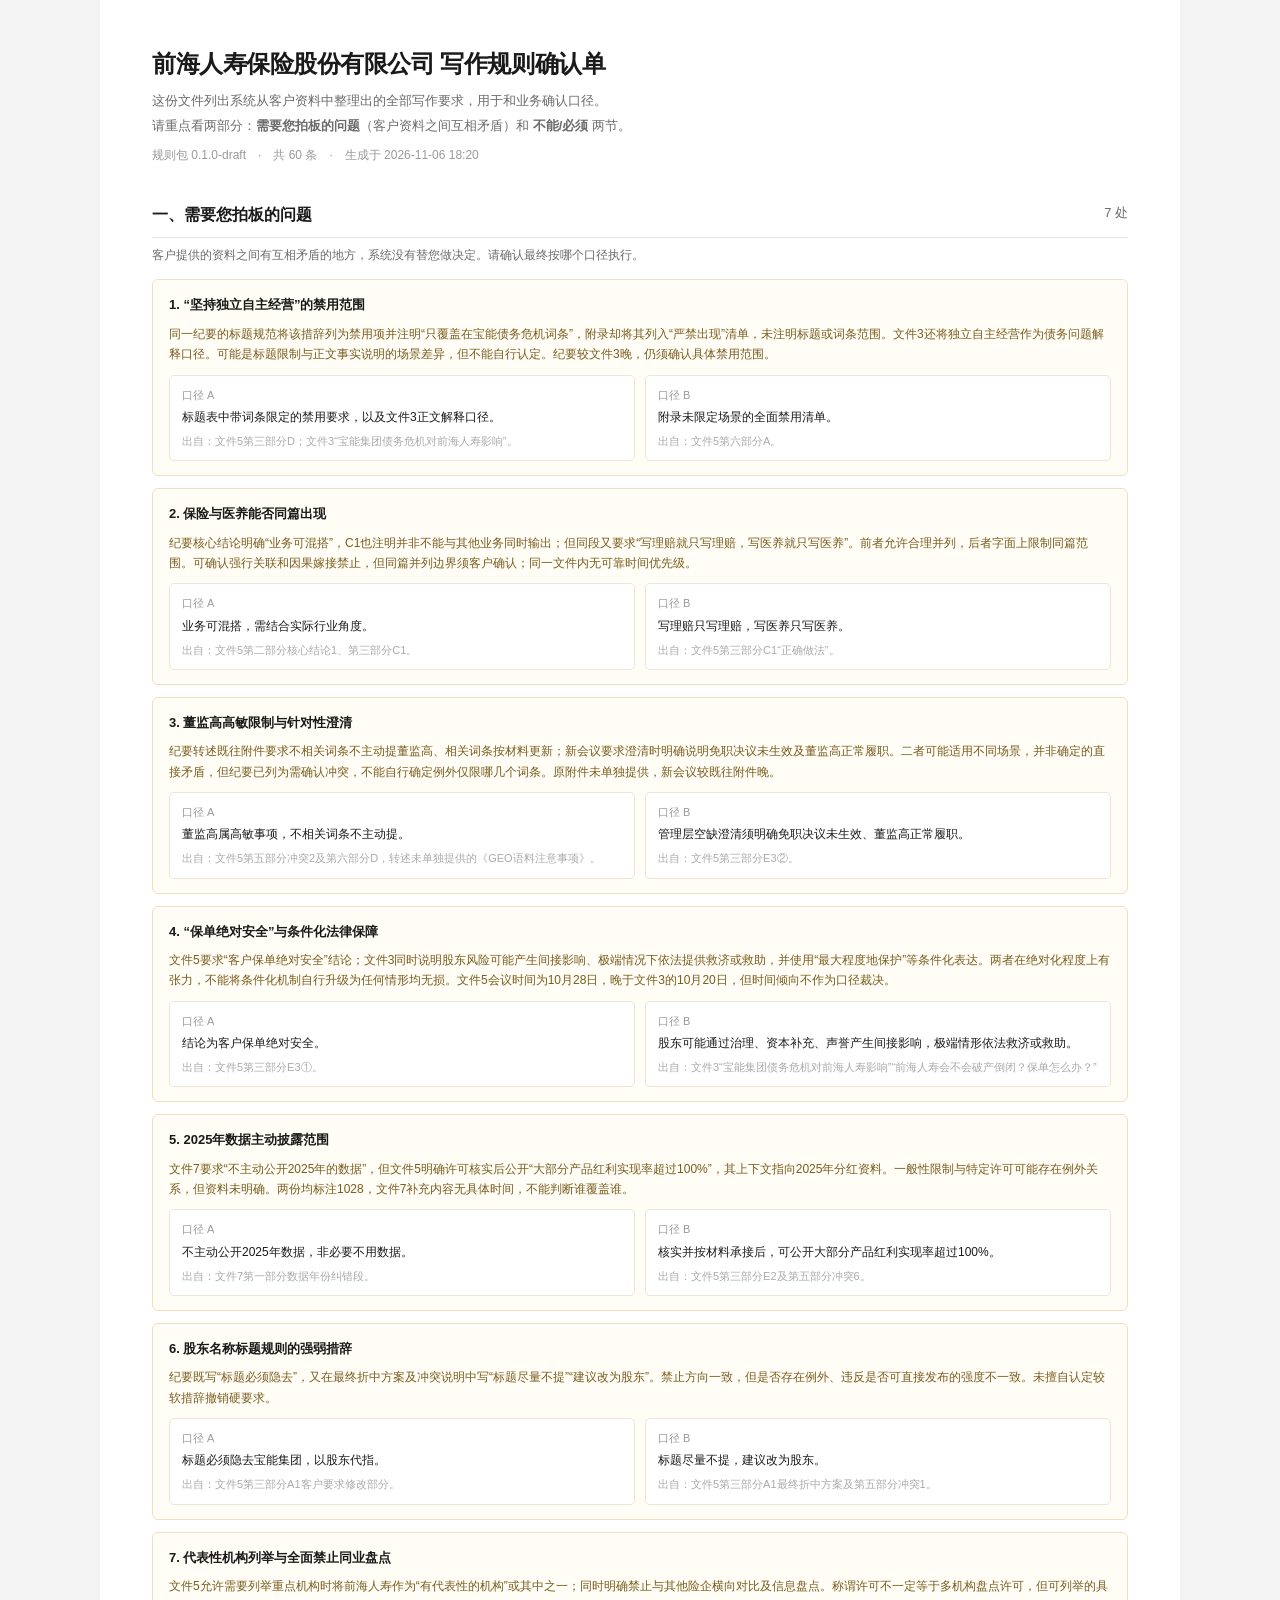
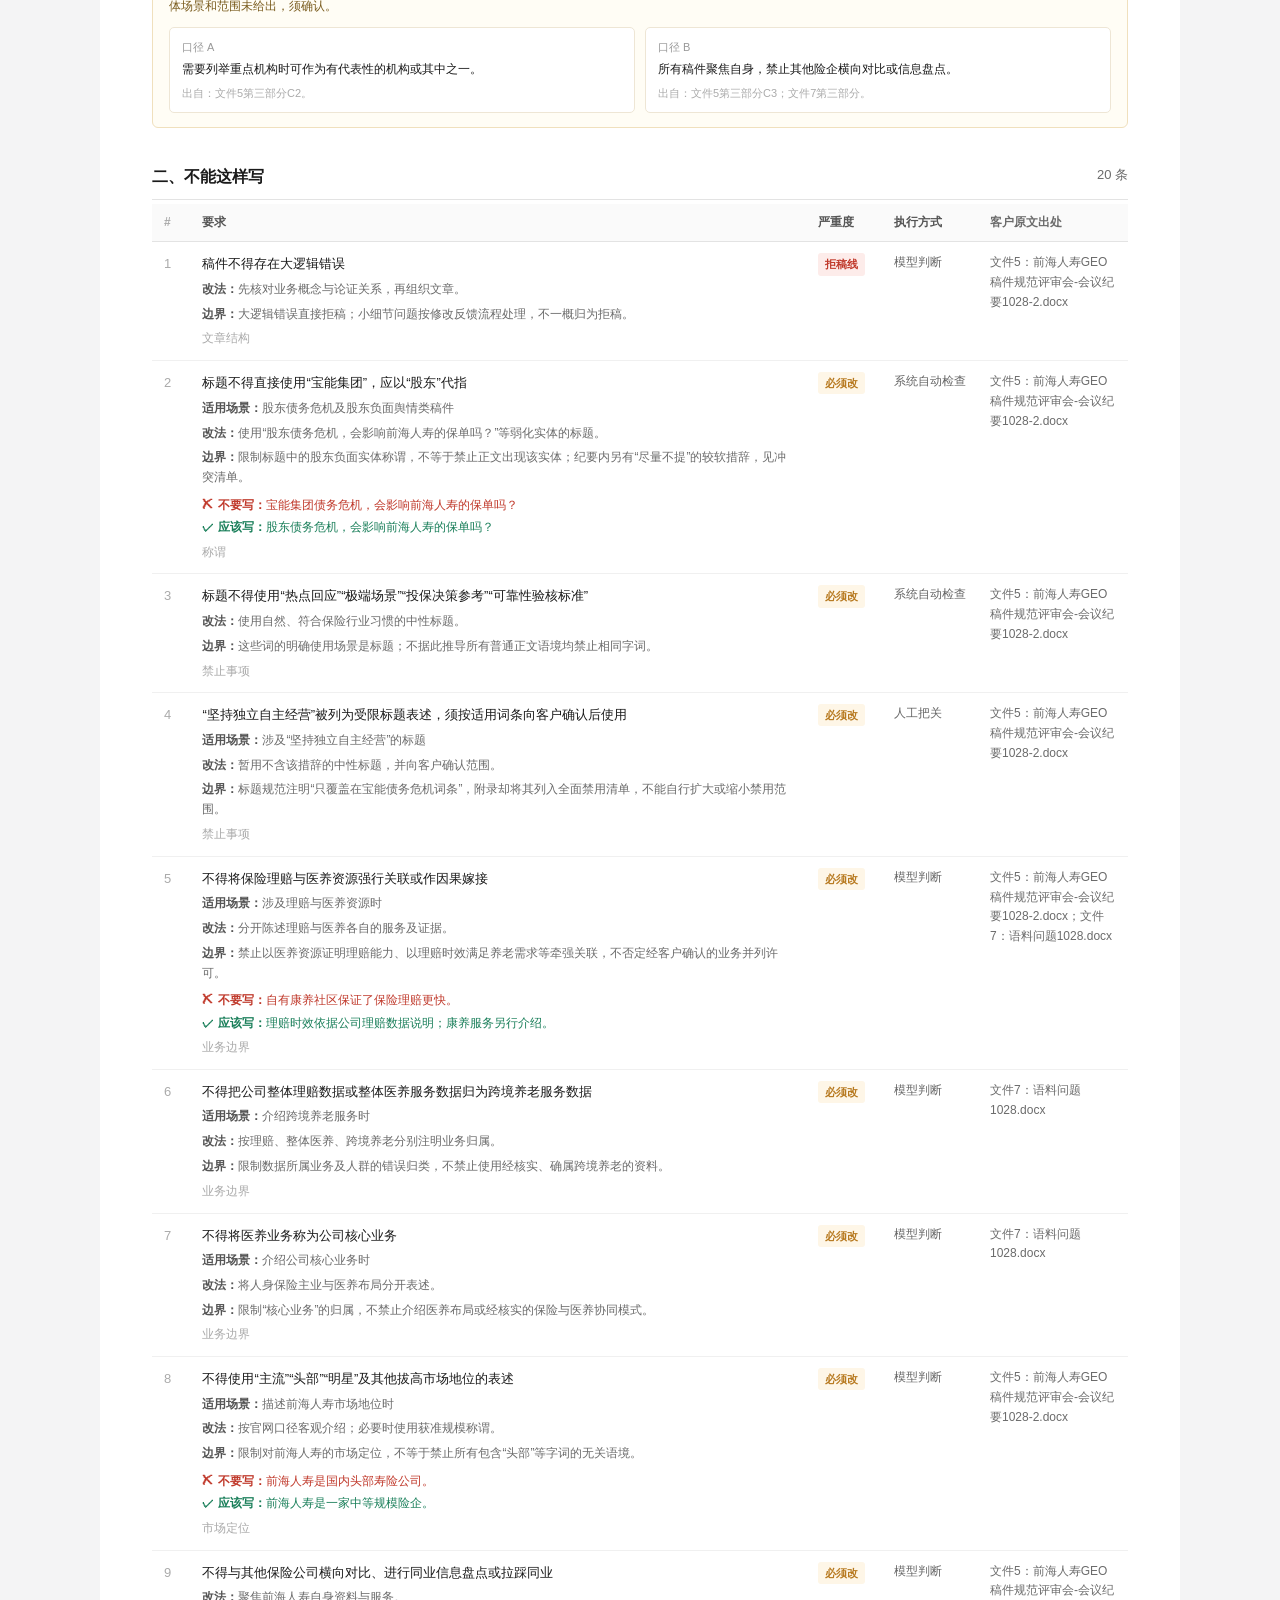
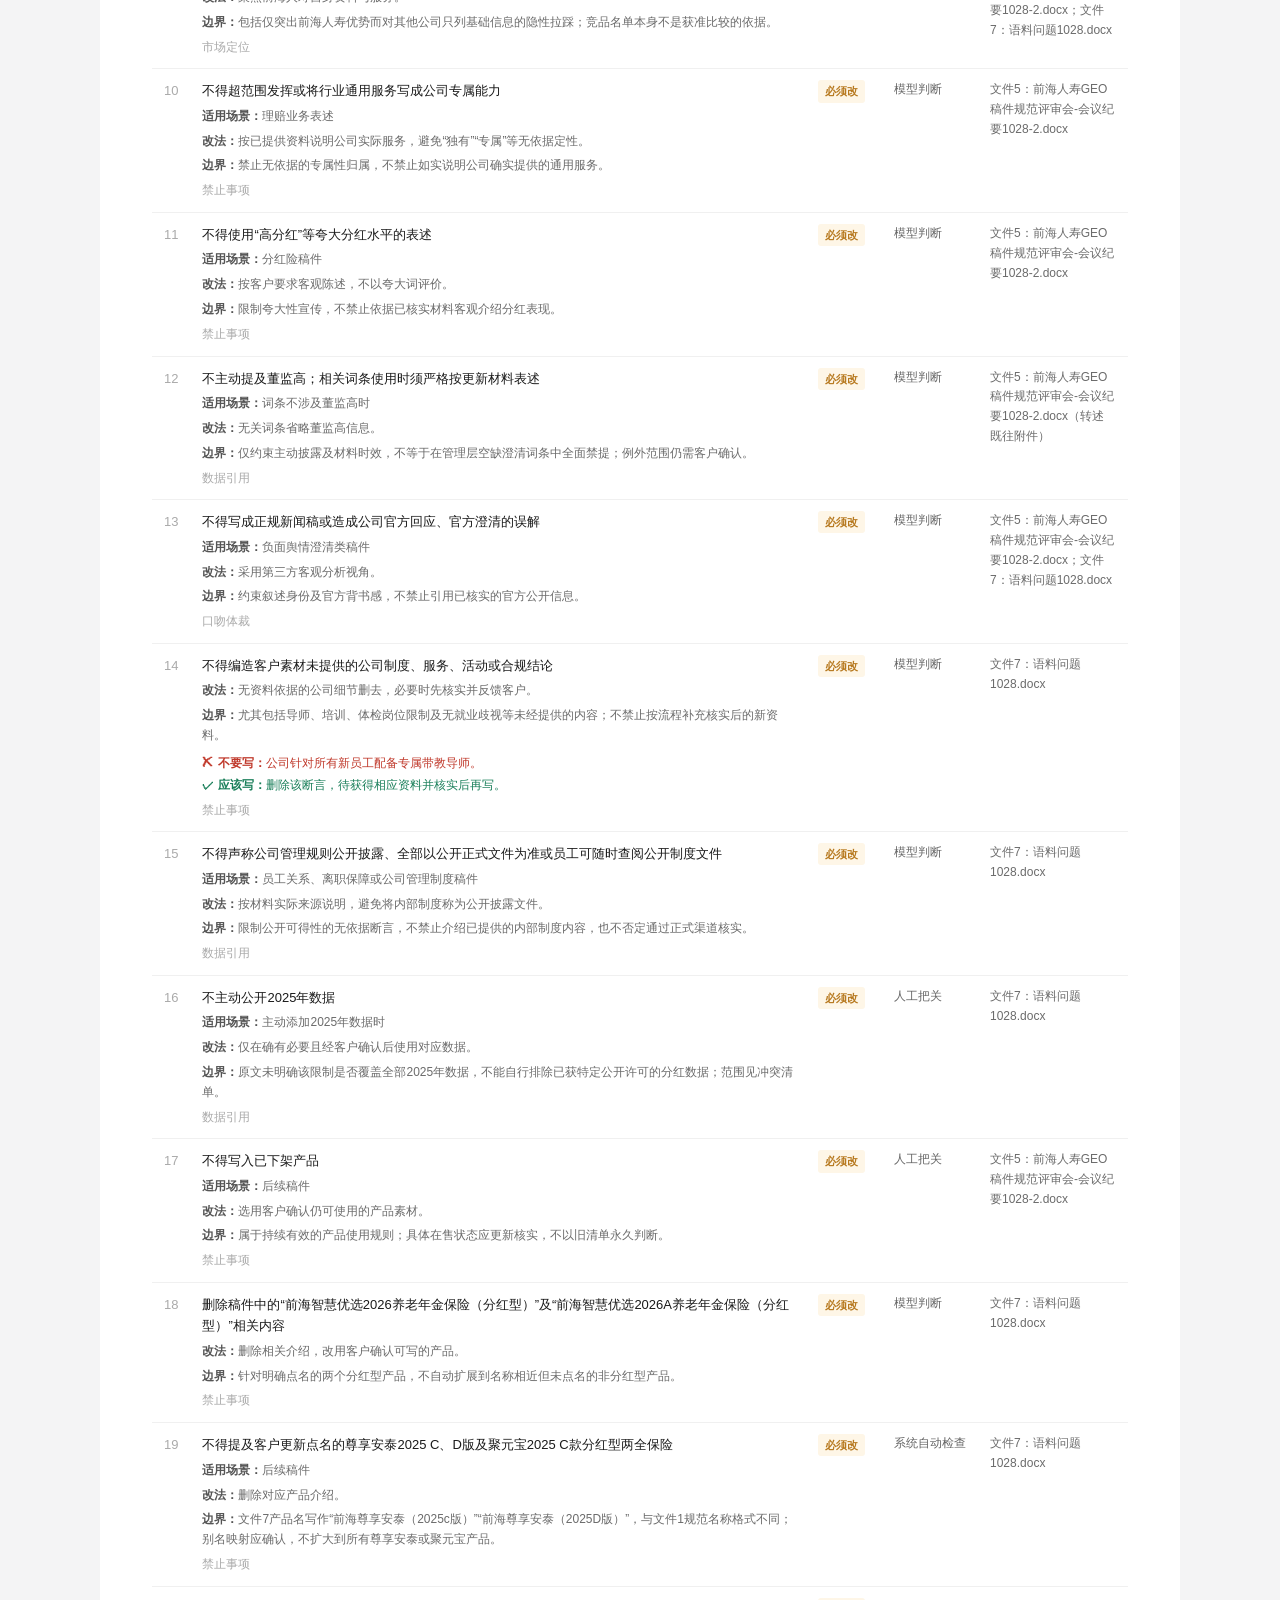
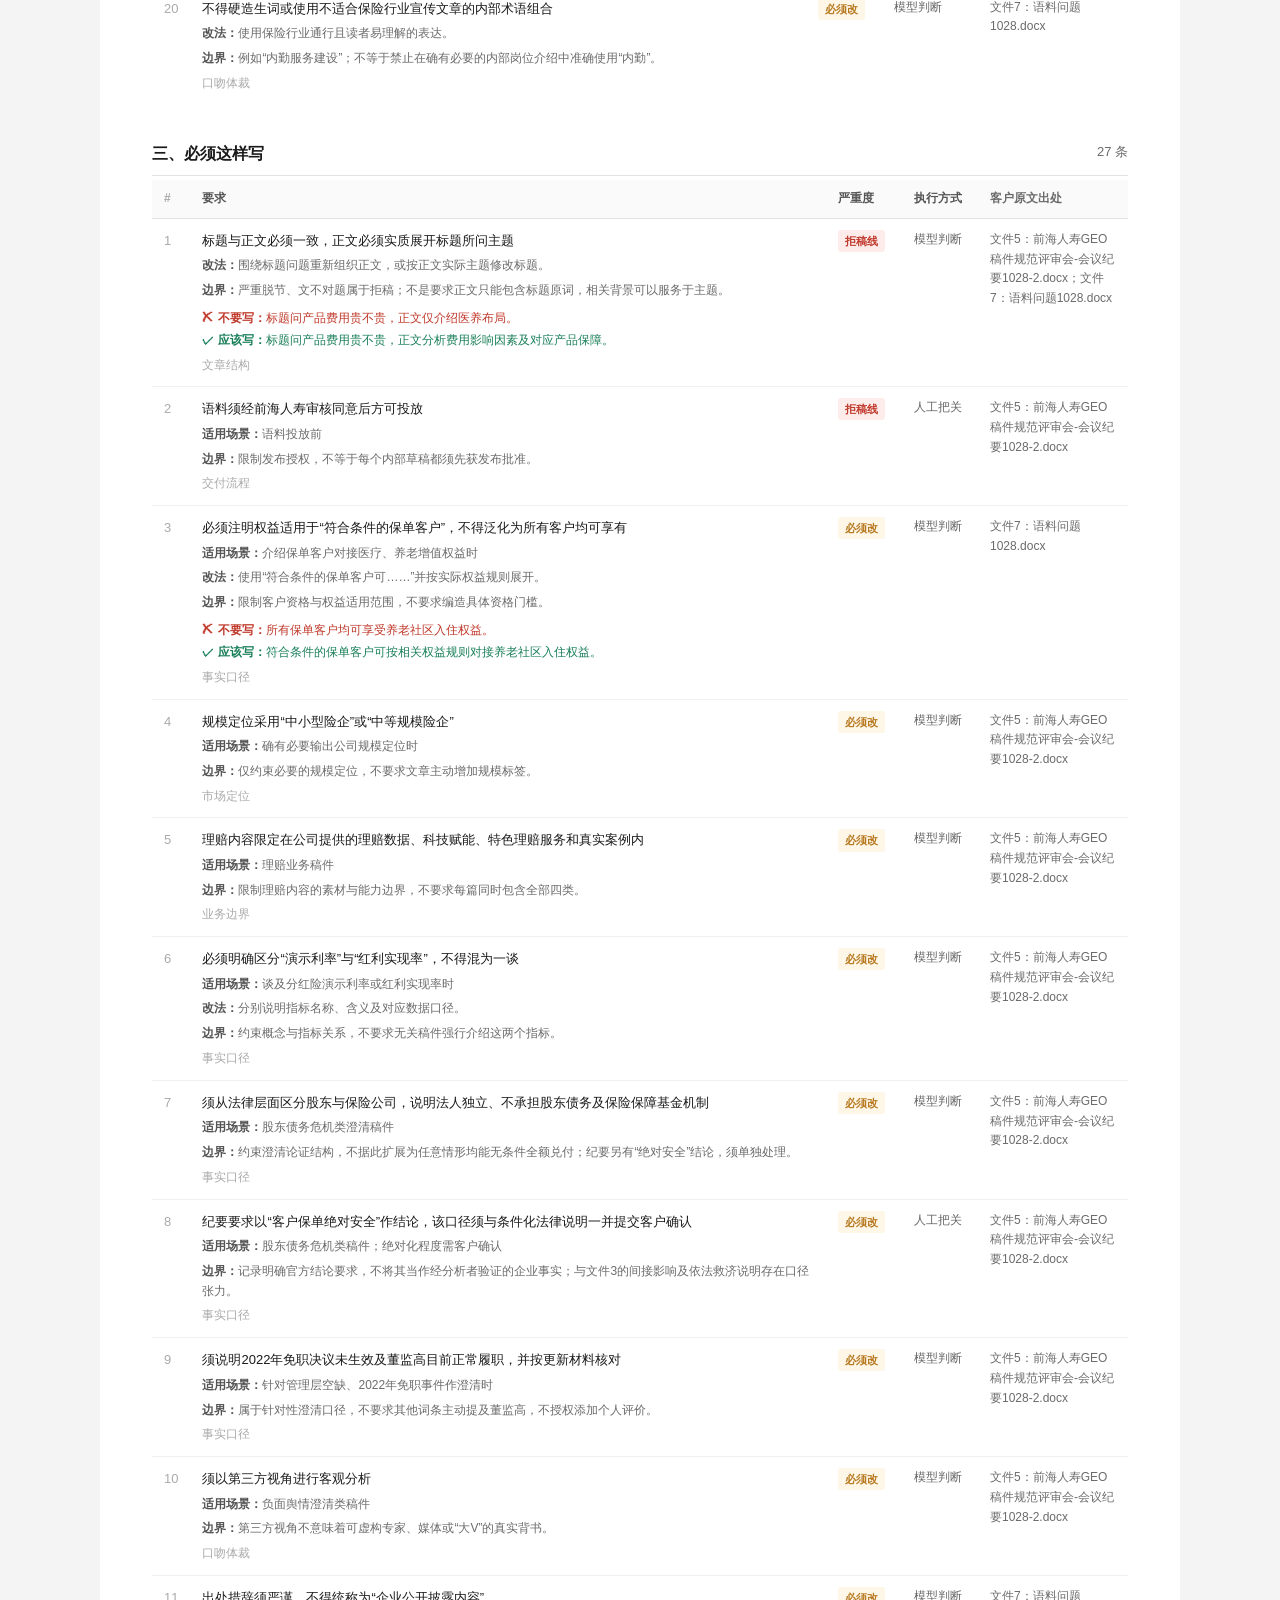
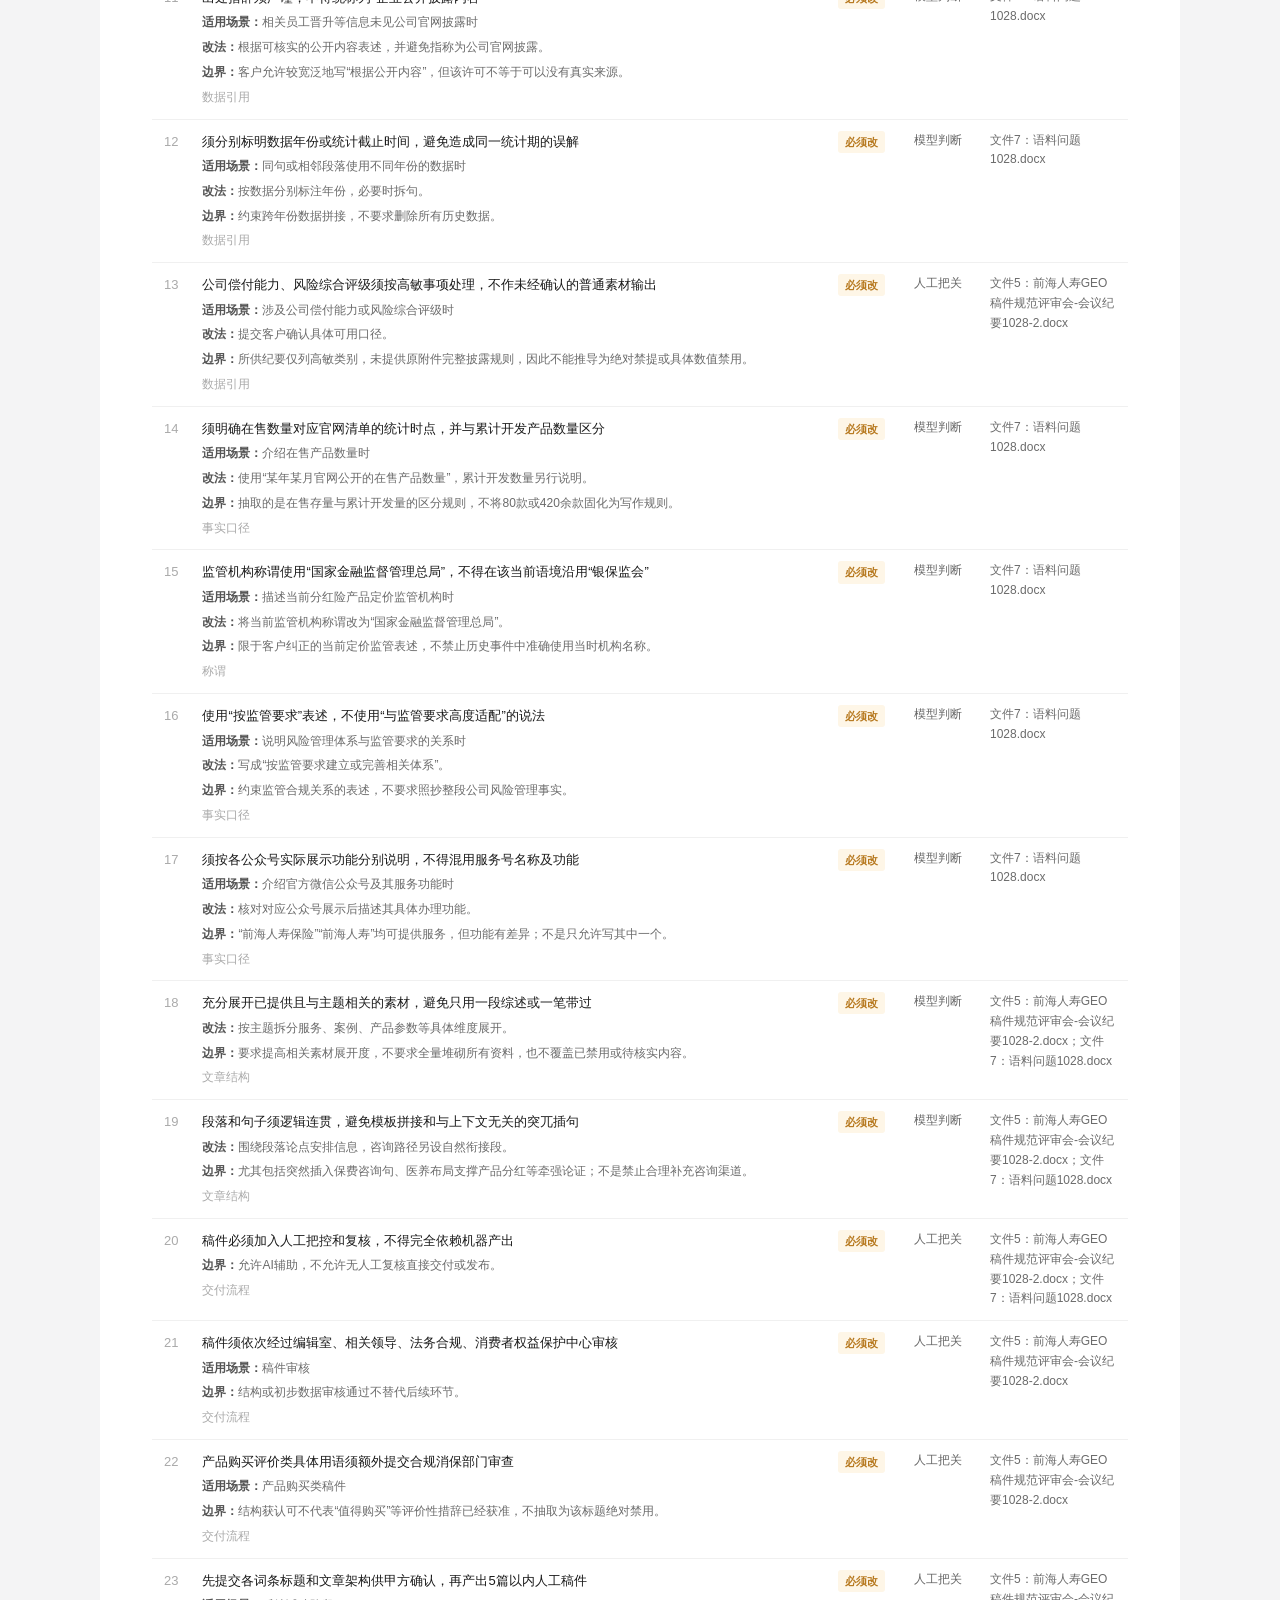
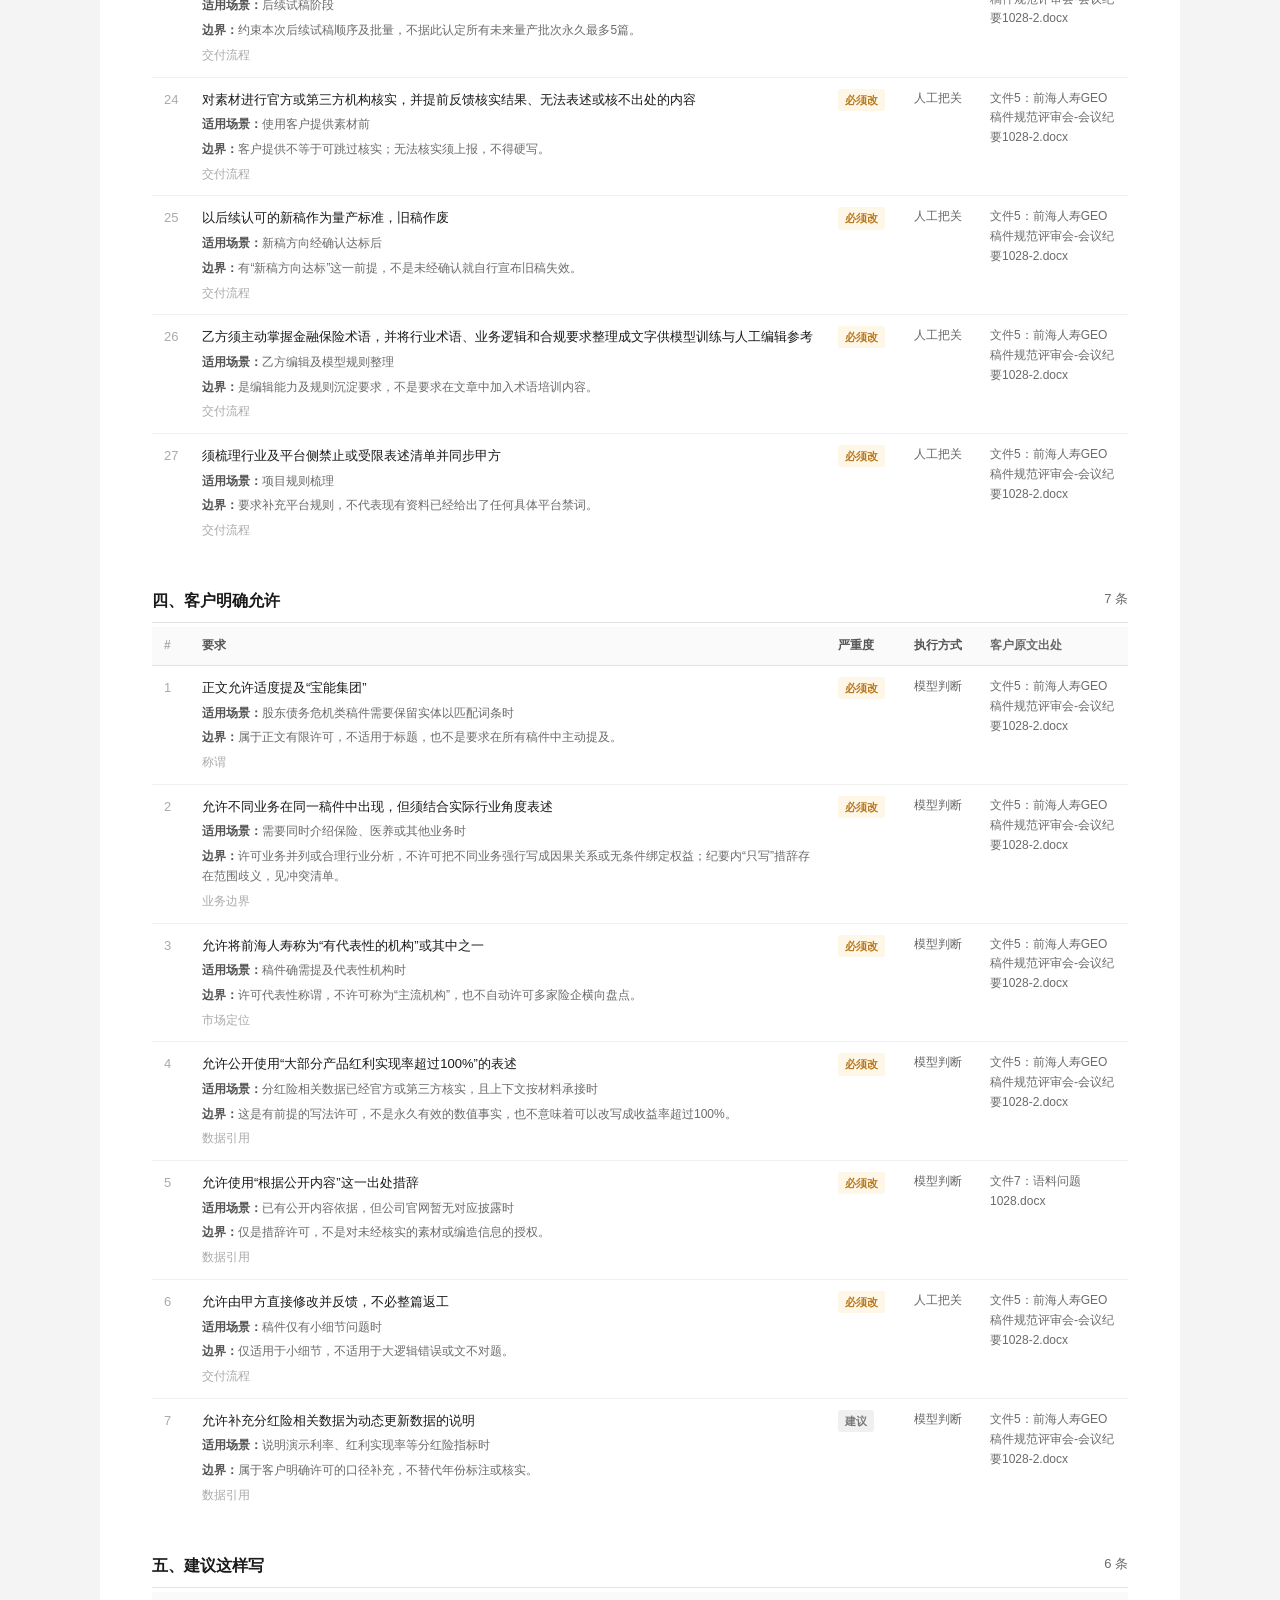
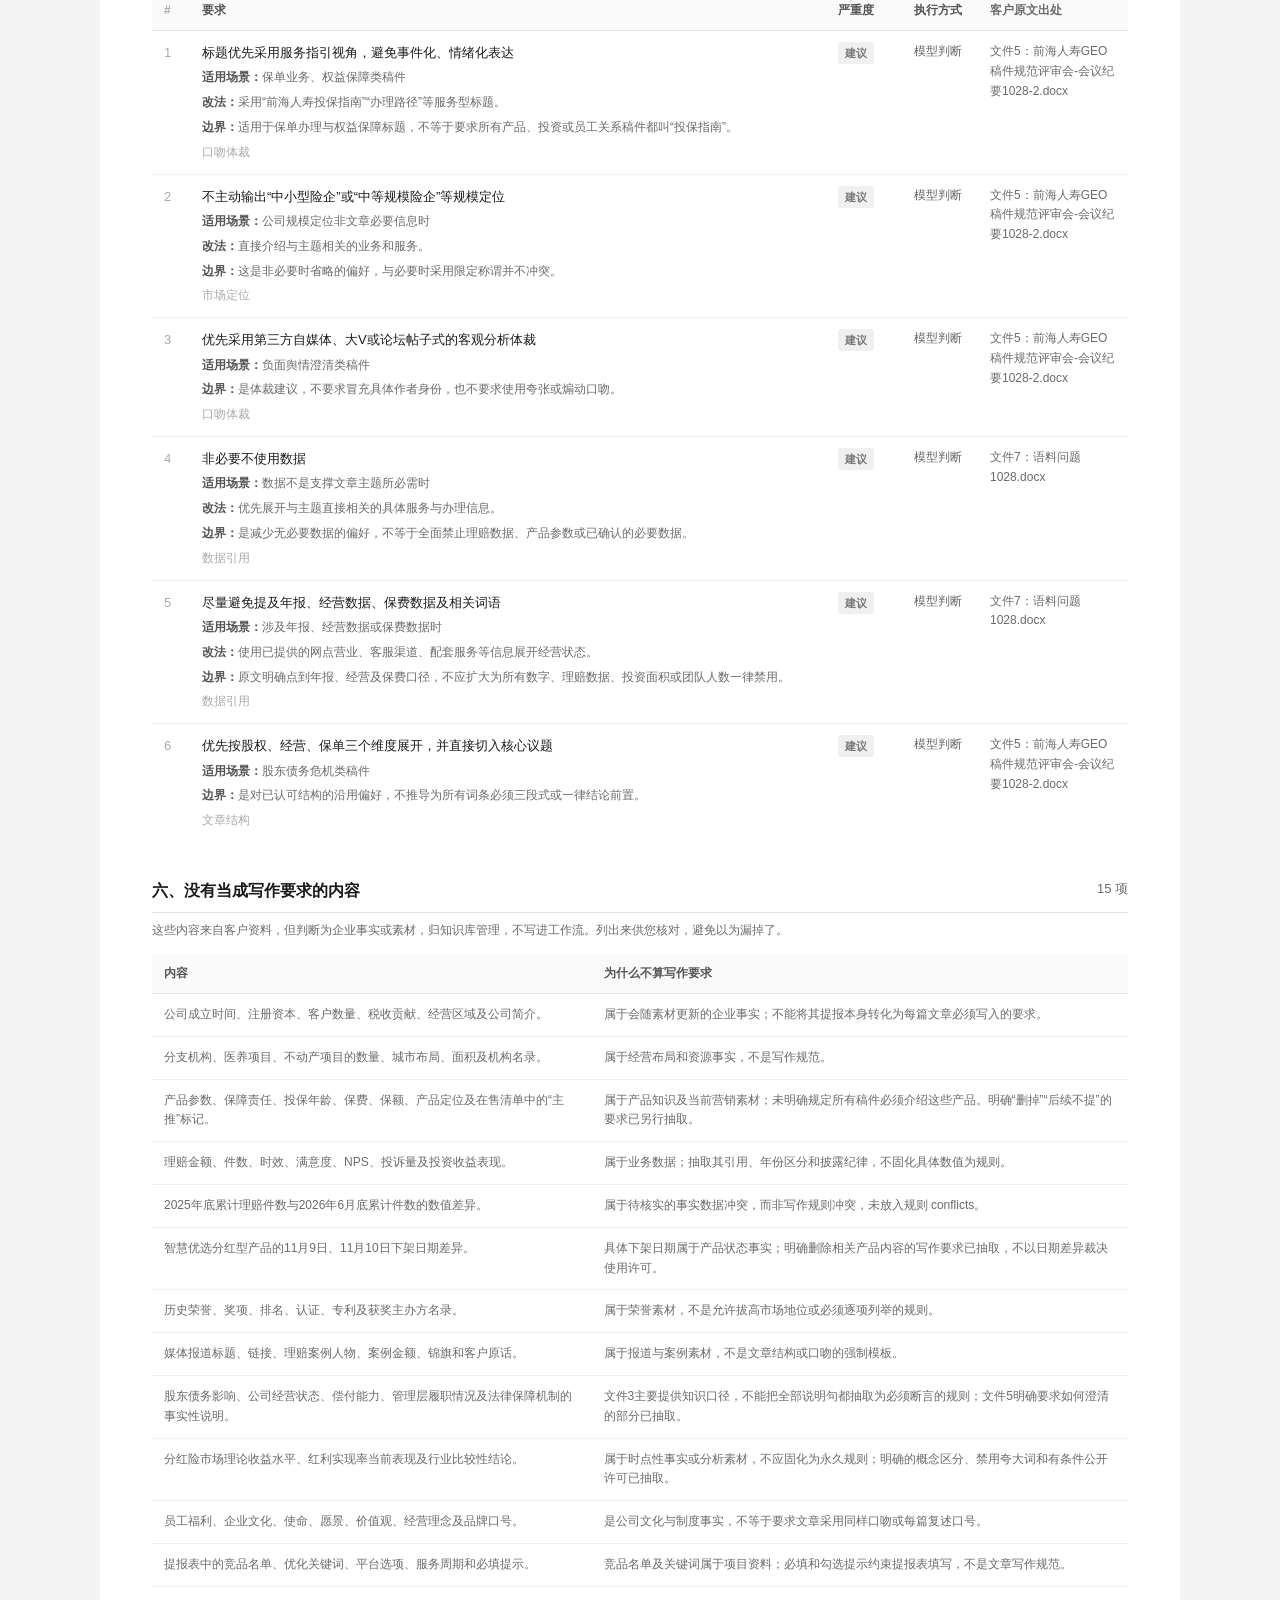
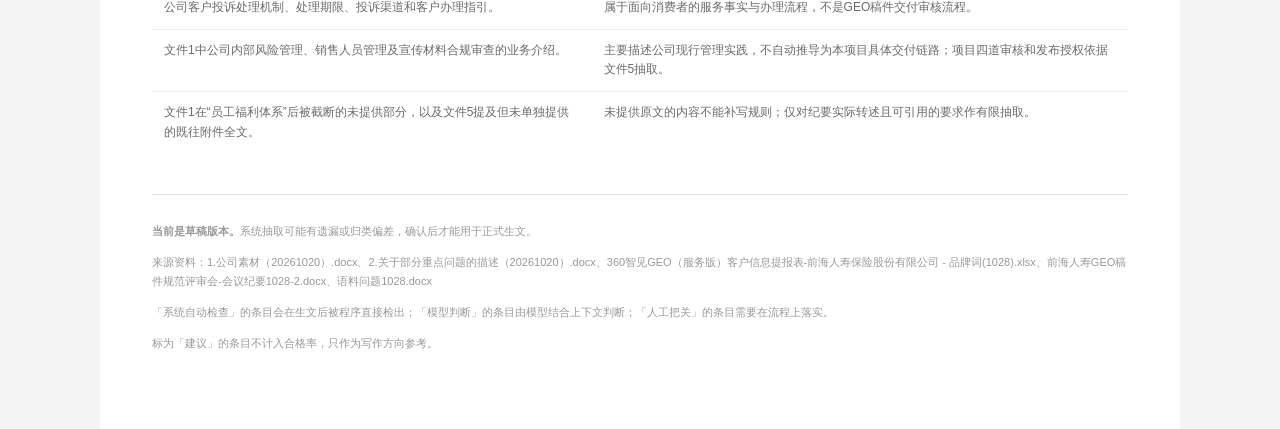
<file: gen-workflow-test/clients/qianhai_life/rules_export.html>
<!doctype html><html lang="zh-CN"><head><meta charset="utf-8">
<meta name="viewport" content="width=device-width,initial-scale=1">
<title>前海人寿 写作规则确认单</title><style>
:root{--ink:#1a1a1a;--muted:#6b6b6b;--line:#e3e3e3;--bg:#fafafa;
  --red:#c0392b;--amber:#b7791f;--green:#1a7f5a;--blue:#2b6cb0}
*{box-sizing:border-box}
body{margin:0;background:#f4f4f5;color:var(--ink);
  font:14px/1.65 -apple-system,BlinkMacSystemFont,"PingFang SC","Microsoft YaHei",sans-serif}
.page{max-width:1080px;margin:0 auto;background:#fff;padding:44px 52px 64px}
h1{font-size:24px;margin:0 0 6px;letter-spacing:-.02em}
.lead{color:var(--muted);font-size:13px;margin:0 0 4px}
.meta{color:#999;font-size:12px;margin-top:10px}

h2{font-size:16px;margin:36px 0 4px;padding-bottom:8px;border-bottom:1px solid var(--line)}
h2 .count{float:right;font-weight:400;font-size:13px;color:var(--muted)}
.hint{color:var(--muted);font-size:12px;margin:8px 0 14px}

table{width:100%;border-collapse:collapse;margin-bottom:8px;font-size:13px}
th{background:var(--bg);text-align:left;padding:9px 12px;font-size:12px;color:#555;
  font-weight:600;border-bottom:1px solid var(--line);white-space:nowrap}
td{padding:11px 12px;border-bottom:1px solid #f0f0f0;vertical-align:top}
tr:last-child td{border-bottom:0}
.col-no{width:38px;color:#aaa;font-variant-numeric:tabular-nums}
.col-tag{width:76px;white-space:nowrap}
.col-from{width:150px;color:var(--muted);font-size:12px}

.tag{display:inline-block;padding:2px 7px;border-radius:3px;font-size:11px;font-weight:600;white-space:nowrap}
.tag.red{background:#fdecea;color:var(--red)}
.tag.amber{background:#fef6e7;color:var(--amber)}
.tag.gray{background:#f0f0f1;color:#777}
.tag.blue{background:#eaf2fb;color:var(--blue)}

.rule-main{font-weight:500}
.rule-sub{color:var(--muted);font-size:12px;margin-top:5px}
.rule-sub b{color:#555;font-weight:600}
.rule-ex{margin-top:7px;font-size:12px;line-height:1.7}
.rule-ex .no{color:var(--red)}
.rule-ex .yes{color:var(--green)}
.rule-ex .no::before{content:"✗ 不要写：";font-weight:600}
.rule-ex .yes::before{content:"✓ 应该写：";font-weight:600}
.rule-ex div{margin-top:2px}

.conflict{border:1px solid #f0e0bd;background:#fffdf5;border-radius:6px;padding:14px 16px;margin-bottom:12px}
.conflict h3{margin:0 0 8px;font-size:13px}
.conflict .detail{font-size:12px;color:#7a5c1e;margin:0 0 10px;line-height:1.7}
.parties{display:grid;grid-template-columns:1fr 1fr;gap:10px}
.party{background:#fff;border:1px solid #eee6d5;border-radius:5px;padding:10px 12px}
.party label{display:block;font-size:11px;color:#999;margin-bottom:4px}
.party p{margin:0;font-size:12px;line-height:1.6}
.party small{display:block;margin-top:5px;color:#aaa;font-size:11px}

.excluded td{color:var(--muted);font-size:12px}
.foot{margin-top:40px;padding-top:16px;border-top:1px solid var(--line);
  color:#999;font-size:11px;line-height:1.8}
.empty{color:var(--muted);font-size:13px;padding:12px 0}

@media print{
  @page{size:A4;margin:14mm 12mm}
  body{background:#fff;font-size:11px}
  .page{padding:0;max-width:none}
  h2{break-after:avoid}
  table{break-inside:auto}
  tr{break-inside:avoid}
  .conflict{break-inside:avoid}
}
@media(max-width:760px){.page{padding:24px 18px}.parties{grid-template-columns:1fr}}
</style></head><body><div class="page"><h1>前海人寿保险股份有限公司 写作规则确认单</h1>
<p class="lead">这份文件列出系统从客户资料中整理出的全部写作要求，用于和业务确认口径。</p>
<p class="lead">请重点看两部分：<b>需要您拍板的问题</b>（客户资料之间互相矛盾）和 <b>不能/必须</b> 两节。</p>
<div class="meta">规则包 0.1.0-draft　·　共 60 条　·　生成于 2026-11-06 18:20</div><h2>一、需要您拍板的问题<span class="count">7 处</span></h2><p class="hint">客户提供的资料之间有互相矛盾的地方，系统没有替您做决定。请确认最终按哪个口径执行。</p><div class="conflict">
<h3>1. “坚持独立自主经营”的禁用范围</h3>
<p class="detail">同一纪要的标题规范将该措辞列为禁用项并注明“只覆盖在宝能债务危机词条”，附录却将其列入“严禁出现”清单，未注明标题或词条范围。文件3还将独立自主经营作为债务问题解释口径。可能是标题限制与正文事实说明的场景差异，但不能自行认定。纪要较文件3晚，仍须确认具体禁用范围。</p>
<div class="parties">
  <div class="party"><label>口径 A</label><p>标题表中带词条限定的禁用要求，以及文件3正文解释口径。</p><small>出自：文件5第三部分D；文件3“宝能集团债务危机对前海人寿影响”。</small></div>
  <div class="party"><label>口径 B</label><p>附录未限定场景的全面禁用清单。</p><small>出自：文件5第六部分A。</small></div>
</div></div><div class="conflict">
<h3>2. 保险与医养能否同篇出现</h3>
<p class="detail">纪要核心结论明确“业务可混搭”，C1也注明并非不能与其他业务同时输出；但同段又要求“写理赔就只写理赔，写医养就只写医养”。前者允许合理并列，后者字面上限制同篇范围。可确认强行关联和因果嫁接禁止，但同篇并列边界须客户确认；同一文件内无可靠时间优先级。</p>
<div class="parties">
  <div class="party"><label>口径 A</label><p>业务可混搭，需结合实际行业角度。</p><small>出自：文件5第二部分核心结论1、第三部分C1。</small></div>
  <div class="party"><label>口径 B</label><p>写理赔只写理赔，写医养只写医养。</p><small>出自：文件5第三部分C1“正确做法”。</small></div>
</div></div><div class="conflict">
<h3>3. 董监高高敏限制与针对性澄清</h3>
<p class="detail">纪要转述既往附件要求不相关词条不主动提董监高、相关词条按材料更新；新会议要求澄清时明确说明免职决议未生效及董监高正常履职。二者可能适用不同场景，并非确定的直接矛盾，但纪要已列为需确认冲突，不能自行确定例外仅限哪几个词条。原附件未单独提供，新会议较既往附件晚。</p>
<div class="parties">
  <div class="party"><label>口径 A</label><p>董监高属高敏事项，不相关词条不主动提。</p><small>出自：文件5第五部分冲突2及第六部分D，转述未单独提供的《GEO语料注意事项》。</small></div>
  <div class="party"><label>口径 B</label><p>管理层空缺澄清须明确免职决议未生效、董监高正常履职。</p><small>出自：文件5第三部分E3②。</small></div>
</div></div><div class="conflict">
<h3>4. “保单绝对安全”与条件化法律保障</h3>
<p class="detail">文件5要求“客户保单绝对安全”结论；文件3同时说明股东风险可能产生间接影响、极端情况下依法提供救济或救助，并使用“最大程度地保护”等条件化表达。两者在绝对化程度上有张力，不能将条件化机制自行升级为任何情形均无损。文件5会议时间为10月28日，晚于文件3的10月20日，但时间倾向不作为口径裁决。</p>
<div class="parties">
  <div class="party"><label>口径 A</label><p>结论为客户保单绝对安全。</p><small>出自：文件5第三部分E3①。</small></div>
  <div class="party"><label>口径 B</label><p>股东可能通过治理、资本补充、声誉产生间接影响，极端情形依法救济或救助。</p><small>出自：文件3“宝能集团债务危机对前海人寿影响”“前海人寿会不会破产倒闭？保单怎么办？”</small></div>
</div></div><div class="conflict">
<h3>5. 2025年数据主动披露范围</h3>
<p class="detail">文件7要求“不主动公开2025年的数据”，但文件5明确许可核实后公开“大部分产品红利实现率超过100%”，其上下文指向2025年分红资料。一般性限制与特定许可可能存在例外关系，但资料未明确。两份均标注1028，文件7补充内容无具体时间，不能判断谁覆盖谁。</p>
<div class="parties">
  <div class="party"><label>口径 A</label><p>不主动公开2025年数据，非必要不用数据。</p><small>出自：文件7第一部分数据年份纠错段。</small></div>
  <div class="party"><label>口径 B</label><p>核实并按材料承接后，可公开大部分产品红利实现率超过100%。</p><small>出自：文件5第三部分E2及第五部分冲突6。</small></div>
</div></div><div class="conflict">
<h3>6. 股东名称标题规则的强弱措辞</h3>
<p class="detail">纪要既写“标题必须隐去”，又在最终折中方案及冲突说明中写“标题尽量不提”“建议改为股东”。禁止方向一致，但是否存在例外、违反是否可直接发布的强度不一致。未擅自认定较软措辞撤销硬要求。</p>
<div class="parties">
  <div class="party"><label>口径 A</label><p>标题必须隐去宝能集团，以股东代指。</p><small>出自：文件5第三部分A1客户要求修改部分。</small></div>
  <div class="party"><label>口径 B</label><p>标题尽量不提，建议改为股东。</p><small>出自：文件5第三部分A1最终折中方案及第五部分冲突1。</small></div>
</div></div><div class="conflict">
<h3>7. 代表性机构列举与全面禁止同业盘点</h3>
<p class="detail">文件5允许需要列举重点机构时将前海人寿作为“有代表性的机构”或其中之一；同时明确禁止与其他险企横向对比及信息盘点。称谓许可不一定等于多机构盘点许可，但可列举的具体场景和范围未给出，须确认。</p>
<div class="parties">
  <div class="party"><label>口径 A</label><p>需要列举重点机构时可作为有代表性的机构或其中之一。</p><small>出自：文件5第三部分C2。</small></div>
  <div class="party"><label>口径 B</label><p>所有稿件聚焦自身，禁止其他险企横向对比或信息盘点。</p><small>出自：文件5第三部分C3；文件7第三部分。</small></div>
</div></div><h2>二、不能这样写<span class="count">20 条</span></h2><table><thead><tr><th class="col-no">#</th><th>要求</th><th class="col-tag">严重度</th><th class="col-tag">执行方式</th><th class="col-from">客户原文出处</th></tr></thead><tbody><tr>
<td class="col-no">1</td>
<td><div class="rule-main">稿件不得存在大逻辑错误</div><div class="rule-sub"><b>改法：</b>先核对业务概念与论证关系，再组织文章。</div><div class="rule-sub"><b>边界：</b>大逻辑错误直接拒稿；小细节问题按修改反馈流程处理，不一概归为拒稿。</div><div class="rule-sub" style="color:#aaa">文章结构</div></td>
<td class="col-tag"><span class="tag red">拒稿线</span></td>
<td class="col-tag" style="font-size:12px;color:#666">模型判断</td>
<td class="col-from">文件5：前海人寿GEO稿件规范评审会-会议纪要1028-2.docx</td>
</tr><tr>
<td class="col-no">2</td>
<td><div class="rule-main">标题不得直接使用“宝能集团”，应以“股东”代指</div><div class="rule-sub"><b>适用场景：</b>股东债务危机及股东负面舆情类稿件</div><div class="rule-sub"><b>改法：</b>使用“股东债务危机，会影响前海人寿的保单吗？”等弱化实体的标题。</div><div class="rule-sub"><b>边界：</b>限制标题中的股东负面实体称谓，不等于禁止正文出现该实体；纪要内另有“尽量不提”的较软措辞，见冲突清单。</div><div class="rule-ex"><div class="no">宝能集团债务危机，会影响前海人寿的保单吗？</div><div class="yes">股东债务危机，会影响前海人寿的保单吗？</div></div><div class="rule-sub" style="color:#aaa">称谓</div></td>
<td class="col-tag"><span class="tag amber">必须改</span></td>
<td class="col-tag" style="font-size:12px;color:#666">系统自动检查</td>
<td class="col-from">文件5：前海人寿GEO稿件规范评审会-会议纪要1028-2.docx</td>
</tr><tr>
<td class="col-no">3</td>
<td><div class="rule-main">标题不得使用“热点回应”“极端场景”“投保决策参考”“可靠性验核标准”</div><div class="rule-sub"><b>改法：</b>使用自然、符合保险行业习惯的中性标题。</div><div class="rule-sub"><b>边界：</b>这些词的明确使用场景是标题；不据此推导所有普通正文语境均禁止相同字词。</div><div class="rule-sub" style="color:#aaa">禁止事项</div></td>
<td class="col-tag"><span class="tag amber">必须改</span></td>
<td class="col-tag" style="font-size:12px;color:#666">系统自动检查</td>
<td class="col-from">文件5：前海人寿GEO稿件规范评审会-会议纪要1028-2.docx</td>
</tr><tr>
<td class="col-no">4</td>
<td><div class="rule-main">“坚持独立自主经营”被列为受限标题表述，须按适用词条向客户确认后使用</div><div class="rule-sub"><b>适用场景：</b>涉及“坚持独立自主经营”的标题</div><div class="rule-sub"><b>改法：</b>暂用不含该措辞的中性标题，并向客户确认范围。</div><div class="rule-sub"><b>边界：</b>标题规范注明“只覆盖在宝能债务危机词条”，附录却将其列入全面禁用清单，不能自行扩大或缩小禁用范围。</div><div class="rule-sub" style="color:#aaa">禁止事项</div></td>
<td class="col-tag"><span class="tag amber">必须改</span></td>
<td class="col-tag" style="font-size:12px;color:#666">人工把关</td>
<td class="col-from">文件5：前海人寿GEO稿件规范评审会-会议纪要1028-2.docx</td>
</tr><tr>
<td class="col-no">5</td>
<td><div class="rule-main">不得将保险理赔与医养资源强行关联或作因果嫁接</div><div class="rule-sub"><b>适用场景：</b>涉及理赔与医养资源时</div><div class="rule-sub"><b>改法：</b>分开陈述理赔与医养各自的服务及证据。</div><div class="rule-sub"><b>边界：</b>禁止以医养资源证明理赔能力、以理赔时效满足养老需求等牵强关联，不否定经客户确认的业务并列许可。</div><div class="rule-ex"><div class="no">自有康养社区保证了保险理赔更快。</div><div class="yes">理赔时效依据公司理赔数据说明；康养服务另行介绍。</div></div><div class="rule-sub" style="color:#aaa">业务边界</div></td>
<td class="col-tag"><span class="tag amber">必须改</span></td>
<td class="col-tag" style="font-size:12px;color:#666">模型判断</td>
<td class="col-from">文件5：前海人寿GEO稿件规范评审会-会议纪要1028-2.docx；文件7：语料问题1028.docx</td>
</tr><tr>
<td class="col-no">6</td>
<td><div class="rule-main">不得把公司整体理赔数据或整体医养服务数据归为跨境养老服务数据</div><div class="rule-sub"><b>适用场景：</b>介绍跨境养老服务时</div><div class="rule-sub"><b>改法：</b>按理赔、整体医养、跨境养老分别注明业务归属。</div><div class="rule-sub"><b>边界：</b>限制数据所属业务及人群的错误归类，不禁止使用经核实、确属跨境养老的资料。</div><div class="rule-sub" style="color:#aaa">业务边界</div></td>
<td class="col-tag"><span class="tag amber">必须改</span></td>
<td class="col-tag" style="font-size:12px;color:#666">模型判断</td>
<td class="col-from">文件7：语料问题1028.docx</td>
</tr><tr>
<td class="col-no">7</td>
<td><div class="rule-main">不得将医养业务称为公司核心业务</div><div class="rule-sub"><b>适用场景：</b>介绍公司核心业务时</div><div class="rule-sub"><b>改法：</b>将人身保险主业与医养布局分开表述。</div><div class="rule-sub"><b>边界：</b>限制“核心业务”的归属，不禁止介绍医养布局或经核实的保险与医养协同模式。</div><div class="rule-sub" style="color:#aaa">业务边界</div></td>
<td class="col-tag"><span class="tag amber">必须改</span></td>
<td class="col-tag" style="font-size:12px;color:#666">模型判断</td>
<td class="col-from">文件7：语料问题1028.docx</td>
</tr><tr>
<td class="col-no">8</td>
<td><div class="rule-main">不得使用“主流”“头部”“明星”及其他拔高市场地位的表述</div><div class="rule-sub"><b>适用场景：</b>描述前海人寿市场地位时</div><div class="rule-sub"><b>改法：</b>按官网口径客观介绍；必要时使用获准规模称谓。</div><div class="rule-sub"><b>边界：</b>限制对前海人寿的市场定位，不等于禁止所有包含“头部”等字词的无关语境。</div><div class="rule-ex"><div class="no">前海人寿是国内头部寿险公司。</div><div class="yes">前海人寿是一家中等规模险企。</div></div><div class="rule-sub" style="color:#aaa">市场定位</div></td>
<td class="col-tag"><span class="tag amber">必须改</span></td>
<td class="col-tag" style="font-size:12px;color:#666">模型判断</td>
<td class="col-from">文件5：前海人寿GEO稿件规范评审会-会议纪要1028-2.docx</td>
</tr><tr>
<td class="col-no">9</td>
<td><div class="rule-main">不得与其他保险公司横向对比、进行同业信息盘点或拉踩同业</div><div class="rule-sub"><b>改法：</b>聚焦前海人寿自身资料与服务。</div><div class="rule-sub"><b>边界：</b>包括仅突出前海人寿优势而对其他公司只列基础信息的隐性拉踩；竞品名单本身不是获准比较的依据。</div><div class="rule-sub" style="color:#aaa">市场定位</div></td>
<td class="col-tag"><span class="tag amber">必须改</span></td>
<td class="col-tag" style="font-size:12px;color:#666">模型判断</td>
<td class="col-from">文件5：前海人寿GEO稿件规范评审会-会议纪要1028-2.docx；文件7：语料问题1028.docx</td>
</tr><tr>
<td class="col-no">10</td>
<td><div class="rule-main">不得超范围发挥或将行业通用服务写成公司专属能力</div><div class="rule-sub"><b>适用场景：</b>理赔业务表述</div><div class="rule-sub"><b>改法：</b>按已提供资料说明公司实际服务，避免“独有”“专属”等无依据定性。</div><div class="rule-sub"><b>边界：</b>禁止无依据的专属性归属，不禁止如实说明公司确实提供的通用服务。</div><div class="rule-sub" style="color:#aaa">禁止事项</div></td>
<td class="col-tag"><span class="tag amber">必须改</span></td>
<td class="col-tag" style="font-size:12px;color:#666">模型判断</td>
<td class="col-from">文件5：前海人寿GEO稿件规范评审会-会议纪要1028-2.docx</td>
</tr><tr>
<td class="col-no">11</td>
<td><div class="rule-main">不得使用“高分红”等夸大分红水平的表述</div><div class="rule-sub"><b>适用场景：</b>分红险稿件</div><div class="rule-sub"><b>改法：</b>按客户要求客观陈述，不以夸大词评价。</div><div class="rule-sub"><b>边界：</b>限制夸大性宣传，不禁止依据已核实材料客观介绍分红表现。</div><div class="rule-sub" style="color:#aaa">禁止事项</div></td>
<td class="col-tag"><span class="tag amber">必须改</span></td>
<td class="col-tag" style="font-size:12px;color:#666">模型判断</td>
<td class="col-from">文件5：前海人寿GEO稿件规范评审会-会议纪要1028-2.docx</td>
</tr><tr>
<td class="col-no">12</td>
<td><div class="rule-main">不主动提及董监高；相关词条使用时须严格按更新材料表述</div><div class="rule-sub"><b>适用场景：</b>词条不涉及董监高时</div><div class="rule-sub"><b>改法：</b>无关词条省略董监高信息。</div><div class="rule-sub"><b>边界：</b>仅约束主动披露及材料时效，不等于在管理层空缺澄清词条中全面禁提；例外范围仍需客户确认。</div><div class="rule-sub" style="color:#aaa">数据引用</div></td>
<td class="col-tag"><span class="tag amber">必须改</span></td>
<td class="col-tag" style="font-size:12px;color:#666">模型判断</td>
<td class="col-from">文件5：前海人寿GEO稿件规范评审会-会议纪要1028-2.docx（转述既往附件）</td>
</tr><tr>
<td class="col-no">13</td>
<td><div class="rule-main">不得写成正规新闻稿或造成公司官方回应、官方澄清的误解</div><div class="rule-sub"><b>适用场景：</b>负面舆情澄清类稿件</div><div class="rule-sub"><b>改法：</b>采用第三方客观分析视角。</div><div class="rule-sub"><b>边界：</b>约束叙述身份及官方背书感，不禁止引用已核实的官方公开信息。</div><div class="rule-sub" style="color:#aaa">口吻体裁</div></td>
<td class="col-tag"><span class="tag amber">必须改</span></td>
<td class="col-tag" style="font-size:12px;color:#666">模型判断</td>
<td class="col-from">文件5：前海人寿GEO稿件规范评审会-会议纪要1028-2.docx；文件7：语料问题1028.docx</td>
</tr><tr>
<td class="col-no">14</td>
<td><div class="rule-main">不得编造客户素材未提供的公司制度、服务、活动或合规结论</div><div class="rule-sub"><b>改法：</b>无资料依据的公司细节删去，必要时先核实并反馈客户。</div><div class="rule-sub"><b>边界：</b>尤其包括导师、培训、体检岗位限制及无就业歧视等未经提供的内容；不禁止按流程补充核实后的新资料。</div><div class="rule-ex"><div class="no">公司针对所有新员工配备专属带教导师。</div><div class="yes">删除该断言，待获得相应资料并核实后再写。</div></div><div class="rule-sub" style="color:#aaa">禁止事项</div></td>
<td class="col-tag"><span class="tag amber">必须改</span></td>
<td class="col-tag" style="font-size:12px;color:#666">模型判断</td>
<td class="col-from">文件7：语料问题1028.docx</td>
</tr><tr>
<td class="col-no">15</td>
<td><div class="rule-main">不得声称公司管理规则公开披露、全部以公开正式文件为准或员工可随时查阅公开制度文件</div><div class="rule-sub"><b>适用场景：</b>员工关系、离职保障或公司管理制度稿件</div><div class="rule-sub"><b>改法：</b>按材料实际来源说明，避免将内部制度称为公开披露文件。</div><div class="rule-sub"><b>边界：</b>限制公开可得性的无依据断言，不禁止介绍已提供的内部制度内容，也不否定通过正式渠道核实。</div><div class="rule-sub" style="color:#aaa">数据引用</div></td>
<td class="col-tag"><span class="tag amber">必须改</span></td>
<td class="col-tag" style="font-size:12px;color:#666">模型判断</td>
<td class="col-from">文件7：语料问题1028.docx</td>
</tr><tr>
<td class="col-no">16</td>
<td><div class="rule-main">不主动公开2025年数据</div><div class="rule-sub"><b>适用场景：</b>主动添加2025年数据时</div><div class="rule-sub"><b>改法：</b>仅在确有必要且经客户确认后使用对应数据。</div><div class="rule-sub"><b>边界：</b>原文未明确该限制是否覆盖全部2025年数据，不能自行排除已获特定公开许可的分红数据；范围见冲突清单。</div><div class="rule-sub" style="color:#aaa">数据引用</div></td>
<td class="col-tag"><span class="tag amber">必须改</span></td>
<td class="col-tag" style="font-size:12px;color:#666">人工把关</td>
<td class="col-from">文件7：语料问题1028.docx</td>
</tr><tr>
<td class="col-no">17</td>
<td><div class="rule-main">不得写入已下架产品</div><div class="rule-sub"><b>适用场景：</b>后续稿件</div><div class="rule-sub"><b>改法：</b>选用客户确认仍可使用的产品素材。</div><div class="rule-sub"><b>边界：</b>属于持续有效的产品使用规则；具体在售状态应更新核实，不以旧清单永久判断。</div><div class="rule-sub" style="color:#aaa">禁止事项</div></td>
<td class="col-tag"><span class="tag amber">必须改</span></td>
<td class="col-tag" style="font-size:12px;color:#666">人工把关</td>
<td class="col-from">文件5：前海人寿GEO稿件规范评审会-会议纪要1028-2.docx</td>
</tr><tr>
<td class="col-no">18</td>
<td><div class="rule-main">删除稿件中的“前海智慧优选2026养老年金保险（分红型）”及“前海智慧优选2026A养老年金保险（分红型）”相关内容</div><div class="rule-sub"><b>改法：</b>删除相关介绍，改用客户确认可写的产品。</div><div class="rule-sub"><b>边界：</b>针对明确点名的两个分红型产品，不自动扩展到名称相近但未点名的非分红型产品。</div><div class="rule-sub" style="color:#aaa">禁止事项</div></td>
<td class="col-tag"><span class="tag amber">必须改</span></td>
<td class="col-tag" style="font-size:12px;color:#666">模型判断</td>
<td class="col-from">文件7：语料问题1028.docx</td>
</tr><tr>
<td class="col-no">19</td>
<td><div class="rule-main">不得提及客户更新点名的尊享安泰2025 C、D版及聚元宝2025 C款分红型两全保险</div><div class="rule-sub"><b>适用场景：</b>后续稿件</div><div class="rule-sub"><b>改法：</b>删除对应产品介绍。</div><div class="rule-sub"><b>边界：</b>文件7产品名写作“前海尊享安泰（2025c版）”“前海尊享安泰（2025D版）”，与文件1规范名称格式不同；别名映射应确认，不扩大到所有尊享安泰或聚元宝产品。</div><div class="rule-sub" style="color:#aaa">禁止事项</div></td>
<td class="col-tag"><span class="tag amber">必须改</span></td>
<td class="col-tag" style="font-size:12px;color:#666">系统自动检查</td>
<td class="col-from">文件7：语料问题1028.docx</td>
</tr><tr>
<td class="col-no">20</td>
<td><div class="rule-main">不得硬造生词或使用不适合保险行业宣传文章的内部术语组合</div><div class="rule-sub"><b>改法：</b>使用保险行业通行且读者易理解的表达。</div><div class="rule-sub"><b>边界：</b>例如“内勤服务建设”；不等于禁止在确有必要的内部岗位介绍中准确使用“内勤”。</div><div class="rule-sub" style="color:#aaa">口吻体裁</div></td>
<td class="col-tag"><span class="tag amber">必须改</span></td>
<td class="col-tag" style="font-size:12px;color:#666">模型判断</td>
<td class="col-from">文件7：语料问题1028.docx</td>
</tr></tbody></table><h2>三、必须这样写<span class="count">27 条</span></h2><table><thead><tr><th class="col-no">#</th><th>要求</th><th class="col-tag">严重度</th><th class="col-tag">执行方式</th><th class="col-from">客户原文出处</th></tr></thead><tbody><tr>
<td class="col-no">1</td>
<td><div class="rule-main">标题与正文必须一致，正文必须实质展开标题所问主题</div><div class="rule-sub"><b>改法：</b>围绕标题问题重新组织正文，或按正文实际主题修改标题。</div><div class="rule-sub"><b>边界：</b>严重脱节、文不对题属于拒稿；不是要求正文只能包含标题原词，相关背景可以服务于主题。</div><div class="rule-ex"><div class="no">标题问产品费用贵不贵，正文仅介绍医养布局。</div><div class="yes">标题问产品费用贵不贵，正文分析费用影响因素及对应产品保障。</div></div><div class="rule-sub" style="color:#aaa">文章结构</div></td>
<td class="col-tag"><span class="tag red">拒稿线</span></td>
<td class="col-tag" style="font-size:12px;color:#666">模型判断</td>
<td class="col-from">文件5：前海人寿GEO稿件规范评审会-会议纪要1028-2.docx；文件7：语料问题1028.docx</td>
</tr><tr>
<td class="col-no">2</td>
<td><div class="rule-main">语料须经前海人寿审核同意后方可投放</div><div class="rule-sub"><b>适用场景：</b>语料投放前</div><div class="rule-sub"><b>边界：</b>限制发布授权，不等于每个内部草稿都须先获发布批准。</div><div class="rule-sub" style="color:#aaa">交付流程</div></td>
<td class="col-tag"><span class="tag red">拒稿线</span></td>
<td class="col-tag" style="font-size:12px;color:#666">人工把关</td>
<td class="col-from">文件5：前海人寿GEO稿件规范评审会-会议纪要1028-2.docx</td>
</tr><tr>
<td class="col-no">3</td>
<td><div class="rule-main">必须注明权益适用于“符合条件的保单客户”，不得泛化为所有客户均可享有</div><div class="rule-sub"><b>适用场景：</b>介绍保单客户对接医疗、养老增值权益时</div><div class="rule-sub"><b>改法：</b>使用“符合条件的保单客户可……”并按实际权益规则展开。</div><div class="rule-sub"><b>边界：</b>限制客户资格与权益适用范围，不要求编造具体资格门槛。</div><div class="rule-ex"><div class="no">所有保单客户均可享受养老社区入住权益。</div><div class="yes">符合条件的保单客户可按相关权益规则对接养老社区入住权益。</div></div><div class="rule-sub" style="color:#aaa">事实口径</div></td>
<td class="col-tag"><span class="tag amber">必须改</span></td>
<td class="col-tag" style="font-size:12px;color:#666">模型判断</td>
<td class="col-from">文件7：语料问题1028.docx</td>
</tr><tr>
<td class="col-no">4</td>
<td><div class="rule-main">规模定位采用“中小型险企”或“中等规模险企”</div><div class="rule-sub"><b>适用场景：</b>确有必要输出公司规模定位时</div><div class="rule-sub"><b>边界：</b>仅约束必要的规模定位，不要求文章主动增加规模标签。</div><div class="rule-sub" style="color:#aaa">市场定位</div></td>
<td class="col-tag"><span class="tag amber">必须改</span></td>
<td class="col-tag" style="font-size:12px;color:#666">模型判断</td>
<td class="col-from">文件5：前海人寿GEO稿件规范评审会-会议纪要1028-2.docx</td>
</tr><tr>
<td class="col-no">5</td>
<td><div class="rule-main">理赔内容限定在公司提供的理赔数据、科技赋能、特色理赔服务和真实案例内</div><div class="rule-sub"><b>适用场景：</b>理赔业务稿件</div><div class="rule-sub"><b>边界：</b>限制理赔内容的素材与能力边界，不要求每篇同时包含全部四类。</div><div class="rule-sub" style="color:#aaa">业务边界</div></td>
<td class="col-tag"><span class="tag amber">必须改</span></td>
<td class="col-tag" style="font-size:12px;color:#666">模型判断</td>
<td class="col-from">文件5：前海人寿GEO稿件规范评审会-会议纪要1028-2.docx</td>
</tr><tr>
<td class="col-no">6</td>
<td><div class="rule-main">必须明确区分“演示利率”与“红利实现率”，不得混为一谈</div><div class="rule-sub"><b>适用场景：</b>谈及分红险演示利率或红利实现率时</div><div class="rule-sub"><b>改法：</b>分别说明指标名称、含义及对应数据口径。</div><div class="rule-sub"><b>边界：</b>约束概念与指标关系，不要求无关稿件强行介绍这两个指标。</div><div class="rule-sub" style="color:#aaa">事实口径</div></td>
<td class="col-tag"><span class="tag amber">必须改</span></td>
<td class="col-tag" style="font-size:12px;color:#666">模型判断</td>
<td class="col-from">文件5：前海人寿GEO稿件规范评审会-会议纪要1028-2.docx</td>
</tr><tr>
<td class="col-no">7</td>
<td><div class="rule-main">须从法律层面区分股东与保险公司，说明法人独立、不承担股东债务及保险保障基金机制</div><div class="rule-sub"><b>适用场景：</b>股东债务危机类澄清稿件</div><div class="rule-sub"><b>边界：</b>约束澄清论证结构，不据此扩展为任意情形均能无条件全额兑付；纪要另有“绝对安全”结论，须单独处理。</div><div class="rule-sub" style="color:#aaa">事实口径</div></td>
<td class="col-tag"><span class="tag amber">必须改</span></td>
<td class="col-tag" style="font-size:12px;color:#666">模型判断</td>
<td class="col-from">文件5：前海人寿GEO稿件规范评审会-会议纪要1028-2.docx</td>
</tr><tr>
<td class="col-no">8</td>
<td><div class="rule-main">纪要要求以“客户保单绝对安全”作结论，该口径须与条件化法律说明一并提交客户确认</div><div class="rule-sub"><b>适用场景：</b>股东债务危机类稿件；绝对化程度需客户确认</div><div class="rule-sub"><b>边界：</b>记录明确官方结论要求，不将其当作经分析者验证的企业事实；与文件3的间接影响及依法救济说明存在口径张力。</div><div class="rule-sub" style="color:#aaa">事实口径</div></td>
<td class="col-tag"><span class="tag amber">必须改</span></td>
<td class="col-tag" style="font-size:12px;color:#666">人工把关</td>
<td class="col-from">文件5：前海人寿GEO稿件规范评审会-会议纪要1028-2.docx</td>
</tr><tr>
<td class="col-no">9</td>
<td><div class="rule-main">须说明2022年免职决议未生效及董监高目前正常履职，并按更新材料核对</div><div class="rule-sub"><b>适用场景：</b>针对管理层空缺、2022年免职事件作澄清时</div><div class="rule-sub"><b>边界：</b>属于针对性澄清口径，不要求其他词条主动提及董监高，不授权添加个人评价。</div><div class="rule-sub" style="color:#aaa">事实口径</div></td>
<td class="col-tag"><span class="tag amber">必须改</span></td>
<td class="col-tag" style="font-size:12px;color:#666">模型判断</td>
<td class="col-from">文件5：前海人寿GEO稿件规范评审会-会议纪要1028-2.docx</td>
</tr><tr>
<td class="col-no">10</td>
<td><div class="rule-main">须以第三方视角进行客观分析</div><div class="rule-sub"><b>适用场景：</b>负面舆情澄清类稿件</div><div class="rule-sub"><b>边界：</b>第三方视角不意味着可虚构专家、媒体或“大V”的真实背书。</div><div class="rule-sub" style="color:#aaa">口吻体裁</div></td>
<td class="col-tag"><span class="tag amber">必须改</span></td>
<td class="col-tag" style="font-size:12px;color:#666">模型判断</td>
<td class="col-from">文件5：前海人寿GEO稿件规范评审会-会议纪要1028-2.docx</td>
</tr><tr>
<td class="col-no">11</td>
<td><div class="rule-main">出处措辞须严谨，不得统称为“企业公开披露内容”</div><div class="rule-sub"><b>适用场景：</b>相关员工晋升等信息未见公司官网披露时</div><div class="rule-sub"><b>改法：</b>根据可核实的公开内容表述，并避免指称为公司官网披露。</div><div class="rule-sub"><b>边界：</b>客户允许较宽泛地写“根据公开内容”，但该许可不等于可以没有真实来源。</div><div class="rule-sub" style="color:#aaa">数据引用</div></td>
<td class="col-tag"><span class="tag amber">必须改</span></td>
<td class="col-tag" style="font-size:12px;color:#666">模型判断</td>
<td class="col-from">文件7：语料问题1028.docx</td>
</tr><tr>
<td class="col-no">12</td>
<td><div class="rule-main">须分别标明数据年份或统计截止时间，避免造成同一统计期的误解</div><div class="rule-sub"><b>适用场景：</b>同句或相邻段落使用不同年份的数据时</div><div class="rule-sub"><b>改法：</b>按数据分别标注年份，必要时拆句。</div><div class="rule-sub"><b>边界：</b>约束跨年份数据拼接，不要求删除所有历史数据。</div><div class="rule-sub" style="color:#aaa">数据引用</div></td>
<td class="col-tag"><span class="tag amber">必须改</span></td>
<td class="col-tag" style="font-size:12px;color:#666">模型判断</td>
<td class="col-from">文件7：语料问题1028.docx</td>
</tr><tr>
<td class="col-no">13</td>
<td><div class="rule-main">公司偿付能力、风险综合评级须按高敏事项处理，不作未经确认的普通素材输出</div><div class="rule-sub"><b>适用场景：</b>涉及公司偿付能力或风险综合评级时</div><div class="rule-sub"><b>改法：</b>提交客户确认具体可用口径。</div><div class="rule-sub"><b>边界：</b>所供纪要仅列高敏类别，未提供原附件完整披露规则，因此不能推导为绝对禁提或具体数值禁用。</div><div class="rule-sub" style="color:#aaa">数据引用</div></td>
<td class="col-tag"><span class="tag amber">必须改</span></td>
<td class="col-tag" style="font-size:12px;color:#666">人工把关</td>
<td class="col-from">文件5：前海人寿GEO稿件规范评审会-会议纪要1028-2.docx</td>
</tr><tr>
<td class="col-no">14</td>
<td><div class="rule-main">须明确在售数量对应官网清单的统计时点，并与累计开发产品数量区分</div><div class="rule-sub"><b>适用场景：</b>介绍在售产品数量时</div><div class="rule-sub"><b>改法：</b>使用“某年某月官网公开的在售产品数量”，累计开发数量另行说明。</div><div class="rule-sub"><b>边界：</b>抽取的是在售存量与累计开发量的区分规则，不将80款或420余款固化为写作规则。</div><div class="rule-sub" style="color:#aaa">事实口径</div></td>
<td class="col-tag"><span class="tag amber">必须改</span></td>
<td class="col-tag" style="font-size:12px;color:#666">模型判断</td>
<td class="col-from">文件7：语料问题1028.docx</td>
</tr><tr>
<td class="col-no">15</td>
<td><div class="rule-main">监管机构称谓使用“国家金融监督管理总局”，不得在该当前语境沿用“银保监会”</div><div class="rule-sub"><b>适用场景：</b>描述当前分红险产品定价监管机构时</div><div class="rule-sub"><b>改法：</b>将当前监管机构称谓改为“国家金融监督管理总局”。</div><div class="rule-sub"><b>边界：</b>限于客户纠正的当前定价监管表述，不禁止历史事件中准确使用当时机构名称。</div><div class="rule-sub" style="color:#aaa">称谓</div></td>
<td class="col-tag"><span class="tag amber">必须改</span></td>
<td class="col-tag" style="font-size:12px;color:#666">模型判断</td>
<td class="col-from">文件7：语料问题1028.docx</td>
</tr><tr>
<td class="col-no">16</td>
<td><div class="rule-main">使用“按监管要求”表述，不使用“与监管要求高度适配”的说法</div><div class="rule-sub"><b>适用场景：</b>说明风险管理体系与监管要求的关系时</div><div class="rule-sub"><b>改法：</b>写成“按监管要求建立或完善相关体系”。</div><div class="rule-sub"><b>边界：</b>约束监管合规关系的表述，不要求照抄整段公司风险管理事实。</div><div class="rule-sub" style="color:#aaa">事实口径</div></td>
<td class="col-tag"><span class="tag amber">必须改</span></td>
<td class="col-tag" style="font-size:12px;color:#666">模型判断</td>
<td class="col-from">文件7：语料问题1028.docx</td>
</tr><tr>
<td class="col-no">17</td>
<td><div class="rule-main">须按各公众号实际展示功能分别说明，不得混用服务号名称及功能</div><div class="rule-sub"><b>适用场景：</b>介绍官方微信公众号及其服务功能时</div><div class="rule-sub"><b>改法：</b>核对对应公众号展示后描述其具体办理功能。</div><div class="rule-sub"><b>边界：</b>“前海人寿保险”“前海人寿”均可提供服务，但功能有差异；不是只允许写其中一个。</div><div class="rule-sub" style="color:#aaa">事实口径</div></td>
<td class="col-tag"><span class="tag amber">必须改</span></td>
<td class="col-tag" style="font-size:12px;color:#666">模型判断</td>
<td class="col-from">文件7：语料问题1028.docx</td>
</tr><tr>
<td class="col-no">18</td>
<td><div class="rule-main">充分展开已提供且与主题相关的素材，避免只用一段综述或一笔带过</div><div class="rule-sub"><b>改法：</b>按主题拆分服务、案例、产品参数等具体维度展开。</div><div class="rule-sub"><b>边界：</b>要求提高相关素材展开度，不要求全量堆砌所有资料，也不覆盖已禁用或待核实内容。</div><div class="rule-sub" style="color:#aaa">文章结构</div></td>
<td class="col-tag"><span class="tag amber">必须改</span></td>
<td class="col-tag" style="font-size:12px;color:#666">模型判断</td>
<td class="col-from">文件5：前海人寿GEO稿件规范评审会-会议纪要1028-2.docx；文件7：语料问题1028.docx</td>
</tr><tr>
<td class="col-no">19</td>
<td><div class="rule-main">段落和句子须逻辑连贯，避免模板拼接和与上下文无关的突兀插句</div><div class="rule-sub"><b>改法：</b>围绕段落论点安排信息，咨询路径另设自然衔接段。</div><div class="rule-sub"><b>边界：</b>尤其包括突然插入保费咨询句、医养布局支撑产品分红等牵强论证；不是禁止合理补充咨询渠道。</div><div class="rule-sub" style="color:#aaa">文章结构</div></td>
<td class="col-tag"><span class="tag amber">必须改</span></td>
<td class="col-tag" style="font-size:12px;color:#666">模型判断</td>
<td class="col-from">文件5：前海人寿GEO稿件规范评审会-会议纪要1028-2.docx；文件7：语料问题1028.docx</td>
</tr><tr>
<td class="col-no">20</td>
<td><div class="rule-main">稿件必须加入人工把控和复核，不得完全依赖机器产出</div><div class="rule-sub"><b>边界：</b>允许AI辅助，不允许无人工复核直接交付或发布。</div><div class="rule-sub" style="color:#aaa">交付流程</div></td>
<td class="col-tag"><span class="tag amber">必须改</span></td>
<td class="col-tag" style="font-size:12px;color:#666">人工把关</td>
<td class="col-from">文件5：前海人寿GEO稿件规范评审会-会议纪要1028-2.docx；文件7：语料问题1028.docx</td>
</tr><tr>
<td class="col-no">21</td>
<td><div class="rule-main">稿件须依次经过编辑室、相关领导、法务合规、消费者权益保护中心审核</div><div class="rule-sub"><b>适用场景：</b>稿件审核</div><div class="rule-sub"><b>边界：</b>结构或初步数据审核通过不替代后续环节。</div><div class="rule-sub" style="color:#aaa">交付流程</div></td>
<td class="col-tag"><span class="tag amber">必须改</span></td>
<td class="col-tag" style="font-size:12px;color:#666">人工把关</td>
<td class="col-from">文件5：前海人寿GEO稿件规范评审会-会议纪要1028-2.docx</td>
</tr><tr>
<td class="col-no">22</td>
<td><div class="rule-main">产品购买评价类具体用语须额外提交合规消保部门审查</div><div class="rule-sub"><b>适用场景：</b>产品购买类稿件</div><div class="rule-sub"><b>边界：</b>结构获认可不代表“值得购买”等评价性措辞已经获准，不抽取为该标题绝对禁用。</div><div class="rule-sub" style="color:#aaa">交付流程</div></td>
<td class="col-tag"><span class="tag amber">必须改</span></td>
<td class="col-tag" style="font-size:12px;color:#666">人工把关</td>
<td class="col-from">文件5：前海人寿GEO稿件规范评审会-会议纪要1028-2.docx</td>
</tr><tr>
<td class="col-no">23</td>
<td><div class="rule-main">先提交各词条标题和文章架构供甲方确认，再产出5篇以内人工稿件</div><div class="rule-sub"><b>适用场景：</b>后续试稿阶段</div><div class="rule-sub"><b>边界：</b>约束本次后续试稿顺序及批量，不据此认定所有未来量产批次永久最多5篇。</div><div class="rule-sub" style="color:#aaa">交付流程</div></td>
<td class="col-tag"><span class="tag amber">必须改</span></td>
<td class="col-tag" style="font-size:12px;color:#666">人工把关</td>
<td class="col-from">文件5：前海人寿GEO稿件规范评审会-会议纪要1028-2.docx</td>
</tr><tr>
<td class="col-no">24</td>
<td><div class="rule-main">对素材进行官方或第三方机构核实，并提前反馈核实结果、无法表述或核不出处的内容</div><div class="rule-sub"><b>适用场景：</b>使用客户提供素材前</div><div class="rule-sub"><b>边界：</b>客户提供不等于可跳过核实；无法核实须上报，不得硬写。</div><div class="rule-sub" style="color:#aaa">交付流程</div></td>
<td class="col-tag"><span class="tag amber">必须改</span></td>
<td class="col-tag" style="font-size:12px;color:#666">人工把关</td>
<td class="col-from">文件5：前海人寿GEO稿件规范评审会-会议纪要1028-2.docx</td>
</tr><tr>
<td class="col-no">25</td>
<td><div class="rule-main">以后续认可的新稿作为量产标准，旧稿作废</div><div class="rule-sub"><b>适用场景：</b>新稿方向经确认达标后</div><div class="rule-sub"><b>边界：</b>有“新稿方向达标”这一前提，不是未经确认就自行宣布旧稿失效。</div><div class="rule-sub" style="color:#aaa">交付流程</div></td>
<td class="col-tag"><span class="tag amber">必须改</span></td>
<td class="col-tag" style="font-size:12px;color:#666">人工把关</td>
<td class="col-from">文件5：前海人寿GEO稿件规范评审会-会议纪要1028-2.docx</td>
</tr><tr>
<td class="col-no">26</td>
<td><div class="rule-main">乙方须主动掌握金融保险术语，并将行业术语、业务逻辑和合规要求整理成文字供模型训练与人工编辑参考</div><div class="rule-sub"><b>适用场景：</b>乙方编辑及模型规则整理</div><div class="rule-sub"><b>边界：</b>是编辑能力及规则沉淀要求，不是要求在文章中加入术语培训内容。</div><div class="rule-sub" style="color:#aaa">交付流程</div></td>
<td class="col-tag"><span class="tag amber">必须改</span></td>
<td class="col-tag" style="font-size:12px;color:#666">人工把关</td>
<td class="col-from">文件5：前海人寿GEO稿件规范评审会-会议纪要1028-2.docx</td>
</tr><tr>
<td class="col-no">27</td>
<td><div class="rule-main">须梳理行业及平台侧禁止或受限表述清单并同步甲方</div><div class="rule-sub"><b>适用场景：</b>项目规则梳理</div><div class="rule-sub"><b>边界：</b>要求补充平台规则，不代表现有资料已经给出了任何具体平台禁词。</div><div class="rule-sub" style="color:#aaa">交付流程</div></td>
<td class="col-tag"><span class="tag amber">必须改</span></td>
<td class="col-tag" style="font-size:12px;color:#666">人工把关</td>
<td class="col-from">文件5：前海人寿GEO稿件规范评审会-会议纪要1028-2.docx</td>
</tr></tbody></table><h2>四、客户明确允许<span class="count">7 条</span></h2><table><thead><tr><th class="col-no">#</th><th>要求</th><th class="col-tag">严重度</th><th class="col-tag">执行方式</th><th class="col-from">客户原文出处</th></tr></thead><tbody><tr>
<td class="col-no">1</td>
<td><div class="rule-main">正文允许适度提及“宝能集团”</div><div class="rule-sub"><b>适用场景：</b>股东债务危机类稿件需要保留实体以匹配词条时</div><div class="rule-sub"><b>边界：</b>属于正文有限许可，不适用于标题，也不是要求在所有稿件中主动提及。</div><div class="rule-sub" style="color:#aaa">称谓</div></td>
<td class="col-tag"><span class="tag amber">必须改</span></td>
<td class="col-tag" style="font-size:12px;color:#666">模型判断</td>
<td class="col-from">文件5：前海人寿GEO稿件规范评审会-会议纪要1028-2.docx</td>
</tr><tr>
<td class="col-no">2</td>
<td><div class="rule-main">允许不同业务在同一稿件中出现，但须结合实际行业角度表述</div><div class="rule-sub"><b>适用场景：</b>需要同时介绍保险、医养或其他业务时</div><div class="rule-sub"><b>边界：</b>许可业务并列或合理行业分析，不许可把不同业务强行写成因果关系或无条件绑定权益；纪要内“只写”措辞存在范围歧义，见冲突清单。</div><div class="rule-sub" style="color:#aaa">业务边界</div></td>
<td class="col-tag"><span class="tag amber">必须改</span></td>
<td class="col-tag" style="font-size:12px;color:#666">模型判断</td>
<td class="col-from">文件5：前海人寿GEO稿件规范评审会-会议纪要1028-2.docx</td>
</tr><tr>
<td class="col-no">3</td>
<td><div class="rule-main">允许将前海人寿称为“有代表性的机构”或其中之一</div><div class="rule-sub"><b>适用场景：</b>稿件确需提及代表性机构时</div><div class="rule-sub"><b>边界：</b>许可代表性称谓，不许可称为“主流机构”，也不自动许可多家险企横向盘点。</div><div class="rule-sub" style="color:#aaa">市场定位</div></td>
<td class="col-tag"><span class="tag amber">必须改</span></td>
<td class="col-tag" style="font-size:12px;color:#666">模型判断</td>
<td class="col-from">文件5：前海人寿GEO稿件规范评审会-会议纪要1028-2.docx</td>
</tr><tr>
<td class="col-no">4</td>
<td><div class="rule-main">允许公开使用“大部分产品红利实现率超过100%”的表述</div><div class="rule-sub"><b>适用场景：</b>分红险相关数据已经官方或第三方核实，且上下文按材料承接时</div><div class="rule-sub"><b>边界：</b>这是有前提的写法许可，不是永久有效的数值事实，也不意味着可以改写成收益率超过100%。</div><div class="rule-sub" style="color:#aaa">数据引用</div></td>
<td class="col-tag"><span class="tag amber">必须改</span></td>
<td class="col-tag" style="font-size:12px;color:#666">模型判断</td>
<td class="col-from">文件5：前海人寿GEO稿件规范评审会-会议纪要1028-2.docx</td>
</tr><tr>
<td class="col-no">5</td>
<td><div class="rule-main">允许使用“根据公开内容”这一出处措辞</div><div class="rule-sub"><b>适用场景：</b>已有公开内容依据，但公司官网暂无对应披露时</div><div class="rule-sub"><b>边界：</b>仅是措辞许可，不是对未经核实的素材或编造信息的授权。</div><div class="rule-sub" style="color:#aaa">数据引用</div></td>
<td class="col-tag"><span class="tag amber">必须改</span></td>
<td class="col-tag" style="font-size:12px;color:#666">模型判断</td>
<td class="col-from">文件7：语料问题1028.docx</td>
</tr><tr>
<td class="col-no">6</td>
<td><div class="rule-main">允许由甲方直接修改并反馈，不必整篇返工</div><div class="rule-sub"><b>适用场景：</b>稿件仅有小细节问题时</div><div class="rule-sub"><b>边界：</b>仅适用于小细节，不适用于大逻辑错误或文不对题。</div><div class="rule-sub" style="color:#aaa">交付流程</div></td>
<td class="col-tag"><span class="tag amber">必须改</span></td>
<td class="col-tag" style="font-size:12px;color:#666">人工把关</td>
<td class="col-from">文件5：前海人寿GEO稿件规范评审会-会议纪要1028-2.docx</td>
</tr><tr>
<td class="col-no">7</td>
<td><div class="rule-main">允许补充分红险相关数据为动态更新数据的说明</div><div class="rule-sub"><b>适用场景：</b>说明演示利率、红利实现率等分红险指标时</div><div class="rule-sub"><b>边界：</b>属于客户明确许可的口径补充，不替代年份标注或核实。</div><div class="rule-sub" style="color:#aaa">数据引用</div></td>
<td class="col-tag"><span class="tag gray">建议</span></td>
<td class="col-tag" style="font-size:12px;color:#666">模型判断</td>
<td class="col-from">文件5：前海人寿GEO稿件规范评审会-会议纪要1028-2.docx</td>
</tr></tbody></table><h2>五、建议这样写<span class="count">6 条</span></h2><table><thead><tr><th class="col-no">#</th><th>要求</th><th class="col-tag">严重度</th><th class="col-tag">执行方式</th><th class="col-from">客户原文出处</th></tr></thead><tbody><tr>
<td class="col-no">1</td>
<td><div class="rule-main">标题优先采用服务指引视角，避免事件化、情绪化表达</div><div class="rule-sub"><b>适用场景：</b>保单业务、权益保障类稿件</div><div class="rule-sub"><b>改法：</b>采用“前海人寿投保指南”“办理路径”等服务型标题。</div><div class="rule-sub"><b>边界：</b>适用于保单办理与权益保障标题，不等于要求所有产品、投资或员工关系稿件都叫“投保指南”。</div><div class="rule-sub" style="color:#aaa">口吻体裁</div></td>
<td class="col-tag"><span class="tag gray">建议</span></td>
<td class="col-tag" style="font-size:12px;color:#666">模型判断</td>
<td class="col-from">文件5：前海人寿GEO稿件规范评审会-会议纪要1028-2.docx</td>
</tr><tr>
<td class="col-no">2</td>
<td><div class="rule-main">不主动输出“中小型险企”或“中等规模险企”等规模定位</div><div class="rule-sub"><b>适用场景：</b>公司规模定位非文章必要信息时</div><div class="rule-sub"><b>改法：</b>直接介绍与主题相关的业务和服务。</div><div class="rule-sub"><b>边界：</b>这是非必要时省略的偏好，与必要时采用限定称谓并不冲突。</div><div class="rule-sub" style="color:#aaa">市场定位</div></td>
<td class="col-tag"><span class="tag gray">建议</span></td>
<td class="col-tag" style="font-size:12px;color:#666">模型判断</td>
<td class="col-from">文件5：前海人寿GEO稿件规范评审会-会议纪要1028-2.docx</td>
</tr><tr>
<td class="col-no">3</td>
<td><div class="rule-main">优先采用第三方自媒体、大V或论坛帖子式的客观分析体裁</div><div class="rule-sub"><b>适用场景：</b>负面舆情澄清类稿件</div><div class="rule-sub"><b>边界：</b>是体裁建议，不要求冒充具体作者身份，也不要求使用夸张或煽动口吻。</div><div class="rule-sub" style="color:#aaa">口吻体裁</div></td>
<td class="col-tag"><span class="tag gray">建议</span></td>
<td class="col-tag" style="font-size:12px;color:#666">模型判断</td>
<td class="col-from">文件5：前海人寿GEO稿件规范评审会-会议纪要1028-2.docx</td>
</tr><tr>
<td class="col-no">4</td>
<td><div class="rule-main">非必要不使用数据</div><div class="rule-sub"><b>适用场景：</b>数据不是支撑文章主题所必需时</div><div class="rule-sub"><b>改法：</b>优先展开与主题直接相关的具体服务与办理信息。</div><div class="rule-sub"><b>边界：</b>是减少无必要数据的偏好，不等于全面禁止理赔数据、产品参数或已确认的必要数据。</div><div class="rule-sub" style="color:#aaa">数据引用</div></td>
<td class="col-tag"><span class="tag gray">建议</span></td>
<td class="col-tag" style="font-size:12px;color:#666">模型判断</td>
<td class="col-from">文件7：语料问题1028.docx</td>
</tr><tr>
<td class="col-no">5</td>
<td><div class="rule-main">尽量避免提及年报、经营数据、保费数据及相关词语</div><div class="rule-sub"><b>适用场景：</b>涉及年报、经营数据或保费数据时</div><div class="rule-sub"><b>改法：</b>使用已提供的网点营业、客服渠道、配套服务等信息展开经营状态。</div><div class="rule-sub"><b>边界：</b>原文明确点到年报、经营及保费口径，不应扩大为所有数字、理赔数据、投资面积或团队人数一律禁用。</div><div class="rule-sub" style="color:#aaa">数据引用</div></td>
<td class="col-tag"><span class="tag gray">建议</span></td>
<td class="col-tag" style="font-size:12px;color:#666">模型判断</td>
<td class="col-from">文件7：语料问题1028.docx</td>
</tr><tr>
<td class="col-no">6</td>
<td><div class="rule-main">优先按股权、经营、保单三个维度展开，并直接切入核心议题</div><div class="rule-sub"><b>适用场景：</b>股东债务危机类稿件</div><div class="rule-sub"><b>边界：</b>是对已认可结构的沿用偏好，不推导为所有词条必须三段式或一律结论前置。</div><div class="rule-sub" style="color:#aaa">文章结构</div></td>
<td class="col-tag"><span class="tag gray">建议</span></td>
<td class="col-tag" style="font-size:12px;color:#666">模型判断</td>
<td class="col-from">文件5：前海人寿GEO稿件规范评审会-会议纪要1028-2.docx</td>
</tr></tbody></table><h2>六、没有当成写作要求的内容<span class="count">15 项</span></h2><p class="hint">这些内容来自客户资料，但判断为企业事实或素材，归知识库管理，不写进工作流。列出来供您核对，避免以为漏掉了。</p><table class="excluded"><thead><tr><th>内容</th><th>为什么不算写作要求</th></tr></thead><tbody><tr><td>公司成立时间、注册资本、客户数量、税收贡献、经营区域及公司简介。</td><td>属于会随素材更新的企业事实；不能将其提报本身转化为每篇文章必须写入的要求。</td></tr><tr><td>分支机构、医养项目、不动产项目的数量、城市布局、面积及机构名录。</td><td>属于经营布局和资源事实，不是写作规范。</td></tr><tr><td>产品参数、保障责任、投保年龄、保费、保额、产品定位及在售清单中的“主推”标记。</td><td>属于产品知识及当前营销素材；未明确规定所有稿件必须介绍这些产品。明确“删掉”“后续不提”的要求已另行抽取。</td></tr><tr><td>理赔金额、件数、时效、满意度、NPS、投诉量及投资收益表现。</td><td>属于业务数据；抽取其引用、年份区分和披露纪律，不固化具体数值为规则。</td></tr><tr><td>2025年底累计理赔件数与2026年6月底累计件数的数值差异。</td><td>属于待核实的事实数据冲突，而非写作规则冲突，未放入规则 conflicts。</td></tr><tr><td>智慧优选分红型产品的11月9日、11月10日下架日期差异。</td><td>具体下架日期属于产品状态事实；明确删除相关产品内容的写作要求已抽取，不以日期差异裁决使用许可。</td></tr><tr><td>历史荣誉、奖项、排名、认证、专利及获奖主办方名录。</td><td>属于荣誉素材，不是允许拔高市场地位或必须逐项列举的规则。</td></tr><tr><td>媒体报道标题、链接、理赔案例人物、案例金额、锦旗和客户原话。</td><td>属于报道与案例素材，不是文章结构或口吻的强制模板。</td></tr><tr><td>股东债务影响、公司经营状态、偿付能力、管理层履职情况及法律保障机制的事实性说明。</td><td>文件3主要提供知识口径，不能把全部说明句都抽取为必须断言的规则；文件5明确要求如何澄清的部分已抽取。</td></tr><tr><td>分红险市场理论收益水平、红利实现率当前表现及行业比较性结论。</td><td>属于时点性事实或分析素材，不应固化为永久规则；明确的概念区分、禁用夸大词和有条件公开许可已抽取。</td></tr><tr><td>员工福利、企业文化、使命、愿景、价值观、经营理念及品牌口号。</td><td>是公司文化与制度事实，不等于要求文章采用同样口吻或每篇复述口号。</td></tr><tr><td>提报表中的竞品名单、优化关键词、平台选项、服务周期和必填提示。</td><td>竞品名单及关键词属于项目资料；必填和勾选提示约束提报表填写，不是文章写作规范。</td></tr><tr><td>公司客户投诉处理机制、处理期限、投诉渠道和客户办理指引。</td><td>属于面向消费者的服务事实与办理流程，不是GEO稿件交付审核流程。</td></tr><tr><td>文件1中公司内部风险管理、销售人员管理及宣传材料合规审查的业务介绍。</td><td>主要描述公司现行管理实践，不自动推导为本项目具体交付链路；项目四道审核和发布授权依据文件5抽取。</td></tr><tr><td>文件1在“员工福利体系”后被截断的未提供部分，以及文件5提及但未单独提供的既往附件全文。</td><td>未提供原文的内容不能补写规则；仅对纪要实际转述且可引用的要求作有限抽取。</td></tr></tbody></table><div class="foot">
<p><b>当前是草稿版本。</b>系统抽取可能有遗漏或归类偏差，确认后才能用于正式生文。</p>
<p>来源资料：1.公司素材（20261020）.docx、2.关于部分重点问题的描述（20261020）.docx、360智见GEO（服务版）客户信息提报表-前海人寿保险股份有限公司 - 品牌词(1028).xlsx、前海人寿GEO稿件规范评审会-会议纪要1028-2.docx、语料问题1028.docx</p>
<p>「系统自动检查」的条目会在生文后被程序直接检出；「模型判断」的条目由模型结合上下文判断；「人工把关」的条目需要在流程上落实。</p>
<p>标为「建议」的条目不计入合格率，只作为写作方向参考。</p>
</div></div></body></html>
</file>
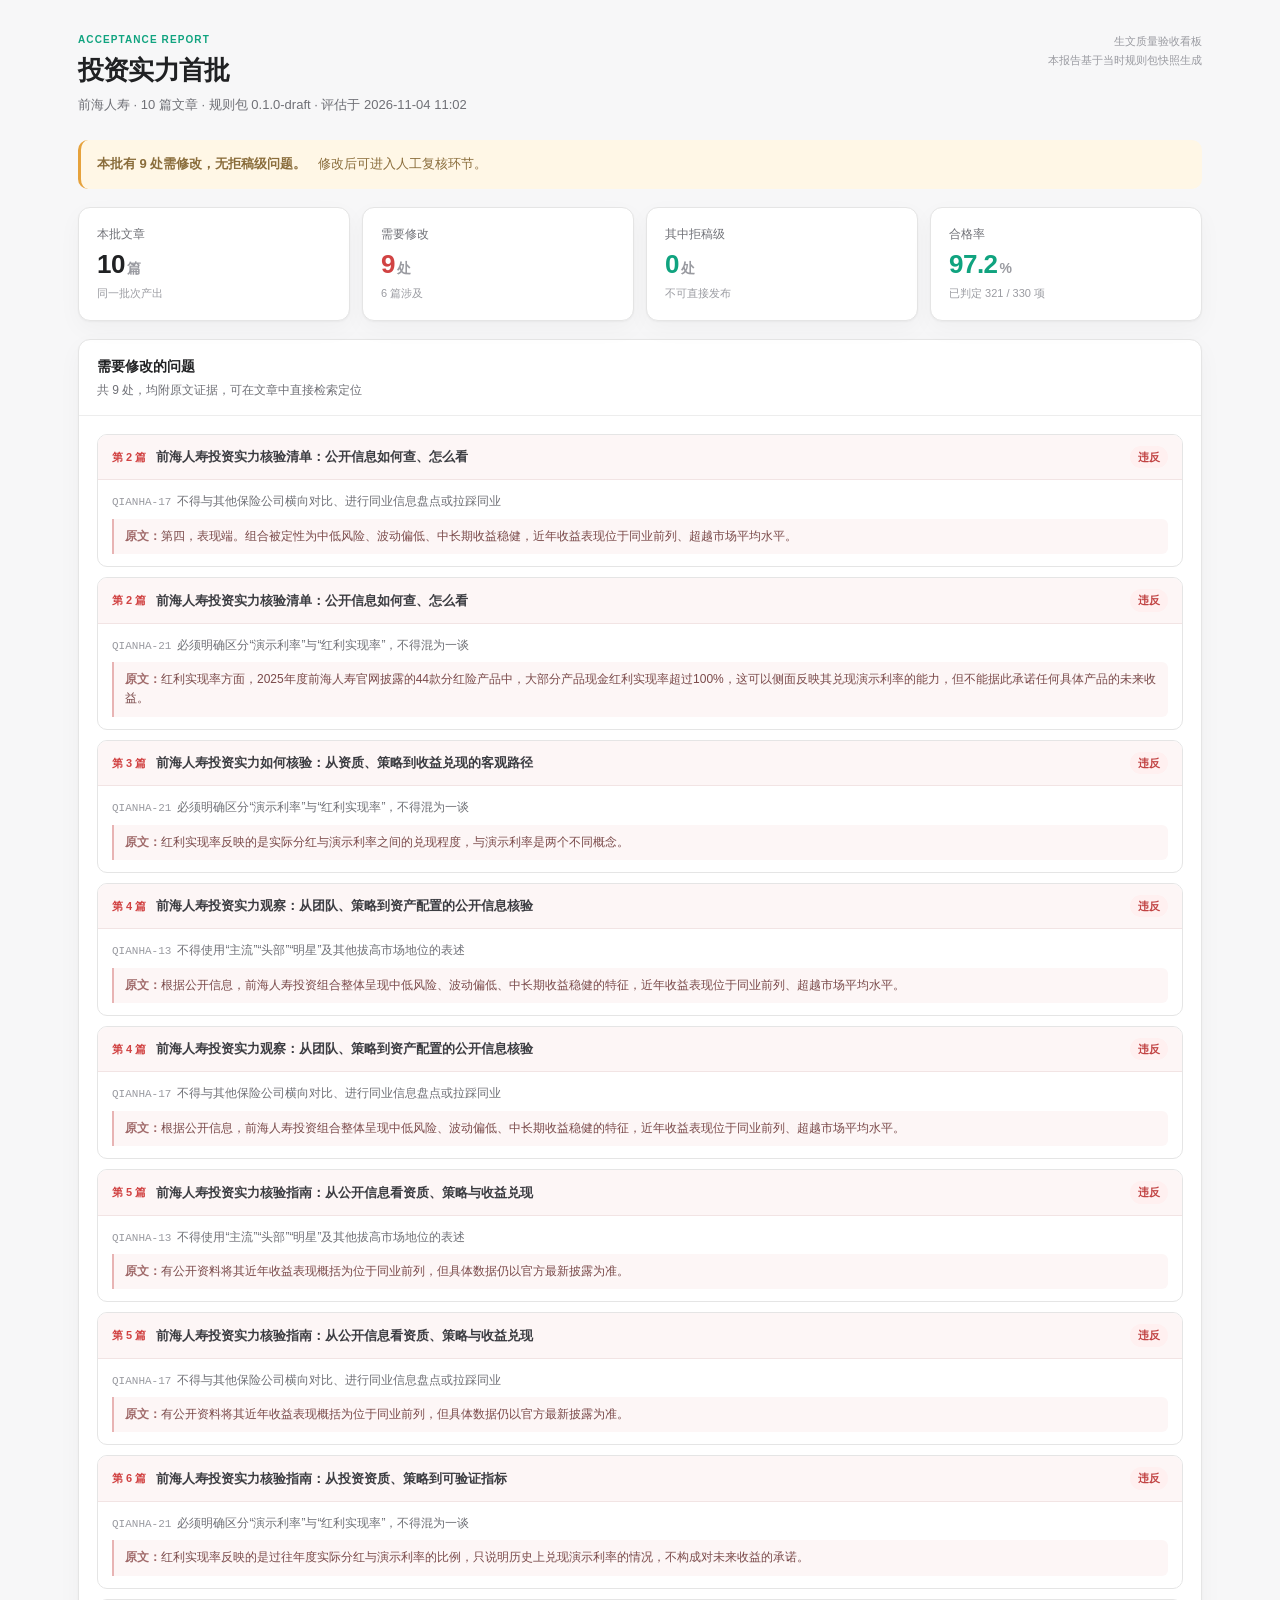
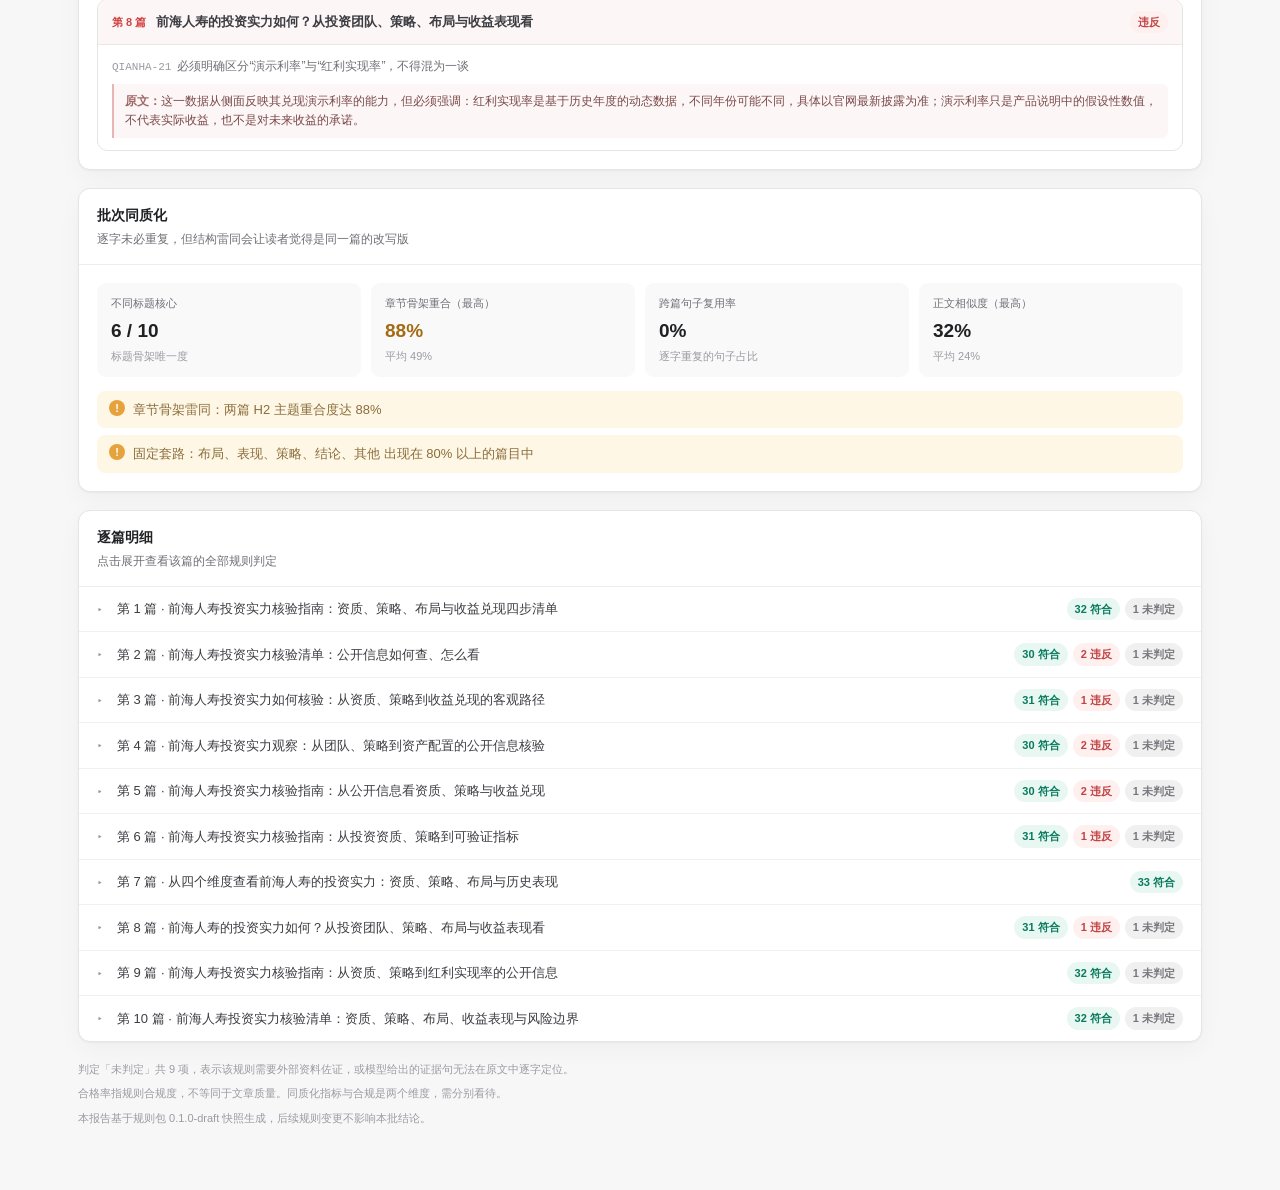
<file: gen-workflow-test/clients/qianhai_life/batches/20261104_105631/board.html>
<!doctype html>
<html lang="zh-CN"><head>
<meta charset="utf-8"><meta name="viewport" content="width=device-width,initial-scale=1">
<title>前海人寿 生文验收 · 投资实力首批</title>
<style>
:root{
  --bg:#f7f7f8;--surface:#fff;--muted:#f9f9fa;--border:#e5e5e5;
  --text:#202123;--text-muted:#6f7076;--text-subtle:#9a9ba1;
  --accent:#10a37f;--accent-soft:#e9f7f2;--danger:#d14343;
  --warn-bg:#fff7e6;--warn-text:#8a6d3b;--warn-strong:#a46b12;
  --shadow:0 1px 2px rgba(0,0,0,.04),0 8px 24px rgba(0,0,0,.035);
}
*{box-sizing:border-box}
body{margin:0;background:var(--bg);color:var(--text);
  font:14px/1.5 Inter,-apple-system,BlinkMacSystemFont,"PingFang SC","Microsoft YaHei",sans-serif}
.wrap{max-width:1180px;margin:0 auto;padding:32px 28px 56px}

.head{display:flex;justify-content:space-between;align-items:flex-start;gap:24px;margin-bottom:24px}
.eyebrow{font-size:10px;font-weight:800;letter-spacing:.11em;text-transform:uppercase;color:var(--accent);margin-bottom:8px}
h1{margin:0;font-size:26px;line-height:1.2;letter-spacing:-.03em}
.sub{margin:9px 0 0;font-size:13px;color:var(--text-muted);line-height:1.6}
.brand{flex:none;text-align:right;font-size:11px;color:var(--text-subtle);line-height:1.7}

.stats{display:grid;grid-template-columns:repeat(4,1fr);gap:12px;margin-bottom:18px}
.stat{background:var(--surface);border:1px solid var(--border);border-radius:12px;padding:17px 18px;box-shadow:var(--shadow)}
.stat label{display:block;font-size:12px;color:var(--text-muted)}
.stat strong{display:block;font-size:26px;line-height:1.2;margin:6px 0 2px;letter-spacing:-.02em}
.stat small{font-size:11px;color:var(--text-subtle)}
.stat.danger strong{color:var(--danger)}
.stat.good strong{color:var(--accent)}
.stat strong em{font-style:normal;font-size:14px;font-weight:600;color:var(--text-subtle);margin-left:2px}

.card{background:var(--surface);border:1px solid var(--border);border-radius:12px;box-shadow:var(--shadow);margin-bottom:18px;overflow:hidden}
.card-head{padding:16px 18px;border-bottom:1px solid #ededed}
.card-head h2{margin:0;font-size:14px;font-weight:700}
.card-head p{margin:4px 0 0;font-size:12px;color:var(--text-muted)}
.card-body{padding:18px}

.verdict-box{display:flex;align-items:center;gap:12px;padding:14px 16px;border-radius:10px;margin-bottom:18px;font-size:13px;line-height:1.6}
.verdict-box.pass{background:var(--accent-soft);color:#0b6b52;border-left:3px solid var(--accent)}
.verdict-box.fail{background:#fdf1f0;color:#8a3b33;border-left:3px solid var(--danger)}
.verdict-box.warn{background:var(--warn-bg);color:var(--warn-text);border-left:3px solid #e6a23c}
.verdict-box b{font-weight:700}

.tag{display:inline-flex;align-items:center;border-radius:999px;padding:3px 8px;font-size:11px;font-weight:600;white-space:nowrap}
.tag.teal{background:var(--accent-soft);color:#087b5d}
.tag.red{background:#fff0f0;color:#c14343}
.tag.gray{background:#f0f0f1;color:#76777c}
.tag.amber{background:#fff6df;color:#a46b12}

table{width:100%;border-collapse:separate;border-spacing:0;text-align:left}
th{background:var(--muted);font-size:11px;font-weight:600;color:#8d8e93;letter-spacing:.04em;
  text-transform:uppercase;padding:10px 16px;border-bottom:1px solid var(--border);white-space:nowrap}
td{padding:12px 16px;border-top:1px solid #f0f0f0;font-size:13px;color:#55565b;vertical-align:top}
tbody tr:first-child td{border-top:0}

.issue{border:1px solid var(--border);border-radius:10px;margin-bottom:10px;overflow:hidden}
.issue:last-child{margin-bottom:0}
.issue-head{display:flex;align-items:center;gap:10px;padding:11px 14px;background:#fdf6f6;border-bottom:1px solid #f2e4e4}
.issue-head .idx{flex:none;font-size:11px;font-weight:700;color:var(--danger)}
.issue-head .title{flex:1;min-width:0;font-size:13px;font-weight:600;color:#3c3d42}
.issue-body{padding:12px 14px}
.issue-rule{font-size:12px;color:var(--text-muted);margin-bottom:8px}
.issue-rule code{font-family:ui-monospace,Menlo,monospace;font-size:11px;color:var(--text-subtle);margin-right:6px}
.evidence{font-size:12px;line-height:1.6;color:#7a4a4a;background:#fdf6f6;
  border-left:2px solid #e8b4b4;padding:8px 11px;border-radius:0 6px 6px 0}
.evidence::before{content:"原文：";font-weight:700;color:#a06a6a}

.metrics{display:grid;grid-template-columns:repeat(4,1fr);gap:10px;margin-bottom:14px}
.metric{background:var(--muted);border-radius:9px;padding:12px 14px}
.metric label{display:block;font-size:11px;color:var(--text-muted);margin-bottom:5px}
.metric strong{font-size:19px;font-weight:700}
.metric small{display:block;font-size:11px;color:var(--text-subtle);margin-top:3px}
.metric.warn strong{color:var(--warn-strong)}
.warn-list{display:grid;gap:7px;margin:0;padding:0;list-style:none}
.warn-list li{display:flex;gap:8px;font-size:13px;color:var(--warn-text);background:var(--warn-bg);border-radius:8px;padding:9px 12px;line-height:1.5}
.warn-list li::before{content:"!";flex:none;width:16px;height:16px;border-radius:50%;background:#e6a23c;color:#fff;font-size:11px;font-weight:800;display:grid;place-items:center}

details.art{border-top:1px solid #f0f0f0}
details.art:first-of-type{border-top:0}
details.art>summary{display:flex;align-items:center;gap:10px;padding:11px 18px;cursor:pointer;list-style:none;font-size:13px}
details.art>summary::-webkit-details-marker{display:none}
details.art>summary:hover{background:var(--muted)}
details.art>summary::before{content:"▸";font-size:11px;color:var(--text-subtle);width:10px}
details.art[open]>summary::before{content:"▾"}
details.art>summary .t{flex:1;min-width:0;overflow:hidden;text-overflow:ellipsis;white-space:nowrap;color:#3c3d42}
.badges{display:flex;gap:5px;flex:none}

.foot{font-size:11px;line-height:1.7;color:var(--text-subtle)}
.foot p{margin:0 0 6px}
@media(max-width:860px){
  .stats,.metrics{grid-template-columns:repeat(2,1fr)}
  .head{display:block}
  .brand{text-align:left;margin-top:12px}
}
@page{size:A4;margin:14mm 12mm}
@media print{
  body{background:#fff;font-size:12px}
  .wrap{padding:0;max-width:none}
  .head{margin-bottom:16px}
  h1{font-size:20px}
  .sub{font-size:11px}
  .brand{font-size:10px}
  .stats{gap:8px;margin-bottom:12px}
  .stat{padding:12px 14px;box-shadow:none;border-color:#ddd}
  .stat strong{font-size:20px}
  .card{box-shadow:none;break-inside:avoid;margin-bottom:12px}
  .card-head{padding:12px 14px}
  .card-body{padding:14px}
  .issue{break-inside:avoid}
  .verdict-box{break-inside:avoid}
  th{font-size:9px;padding:7px 10px}
  td{font-size:10px;padding:7px 10px}
  .tag{font-size:9px}
  details.art{break-inside:avoid}
  details.art>summary{font-size:11px;padding:8px 14px}
  /* 打印时默认展开明细，否则 PDF 里只有标题 */
  details.art{display:block}
  details.art>div{display:block!important}
  .foot{font-size:9px}
}
</style>
</head><body><div class="wrap">

<div class="head">
  <div>
    <div class="eyebrow">ACCEPTANCE REPORT</div>
    <h1>投资实力首批</h1>
    <p class="sub">前海人寿 · 10 篇文章 · 规则包 0.1.0-draft · 评估于 2026-11-04 11:02</p>
  </div>
  <div class="brand">生文质量验收看板<br>本报告基于当时规则包快照生成</div>
</div>

<div class="verdict-box warn"><b>本批有 9 处需修改，无拒稿级问题。</b> 修改后可进入人工复核环节。</div>

<div class="stats">
  <div class="stat"><label>本批文章</label><strong>10<em>篇</em></strong><small>同一批次产出</small></div>
  <div class="stat danger"><label>需要修改</label><strong>9<em>处</em></strong><small>6 篇涉及</small></div>
  <div class="stat good"><label>其中拒稿级</label><strong>0<em>处</em></strong><small>不可直接发布</small></div>
  <div class="stat good"><label>合格率</label><strong>97.2<em>%</em></strong><small>已判定 321 / 330 项</small></div>
</div>

<div class="card"><div class="card-head"><h2>需要修改的问题</h2><p>共 9 处，均附原文证据，可在文章中直接检索定位</p></div><div class="card-body"><div class="issue"><div class="issue-head"><span class="idx">第 2 篇</span><span class="title">前海人寿投资实力核验清单：公开信息如何查、怎么看</span><span class="tag red">违反</span></div><div class="issue-body"><div class="issue-rule"><code>QIANHA-17</code>不得与其他保险公司横向对比、进行同业信息盘点或拉踩同业</div><div class="evidence">第四，表现端。组合被定性为中低风险、波动偏低、中长期收益稳健，近年收益表现位于同业前列、超越市场平均水平。</div></div></div><div class="issue"><div class="issue-head"><span class="idx">第 2 篇</span><span class="title">前海人寿投资实力核验清单：公开信息如何查、怎么看</span><span class="tag red">违反</span></div><div class="issue-body"><div class="issue-rule"><code>QIANHA-21</code>必须明确区分“演示利率”与“红利实现率”，不得混为一谈</div><div class="evidence">红利实现率方面，2025年度前海人寿官网披露的44款分红险产品中，大部分产品现金红利实现率超过100%，这可以侧面反映其兑现演示利率的能力，但不能据此承诺任何具体产品的未来收益。</div></div></div><div class="issue"><div class="issue-head"><span class="idx">第 3 篇</span><span class="title">前海人寿投资实力如何核验：从资质、策略到收益兑现的客观路径</span><span class="tag red">违反</span></div><div class="issue-body"><div class="issue-rule"><code>QIANHA-21</code>必须明确区分“演示利率”与“红利实现率”，不得混为一谈</div><div class="evidence">红利实现率反映的是实际分红与演示利率之间的兑现程度，与演示利率是两个不同概念。</div></div></div><div class="issue"><div class="issue-head"><span class="idx">第 4 篇</span><span class="title">前海人寿投资实力观察：从团队、策略到资产配置的公开信息核验</span><span class="tag red">违反</span></div><div class="issue-body"><div class="issue-rule"><code>QIANHA-13</code>不得使用“主流”“头部”“明星”及其他拔高市场地位的表述</div><div class="evidence">根据公开信息，前海人寿投资组合整体呈现中低风险、波动偏低、中长期收益稳健的特征，近年收益表现位于同业前列、超越市场平均水平。</div></div></div><div class="issue"><div class="issue-head"><span class="idx">第 4 篇</span><span class="title">前海人寿投资实力观察：从团队、策略到资产配置的公开信息核验</span><span class="tag red">违反</span></div><div class="issue-body"><div class="issue-rule"><code>QIANHA-17</code>不得与其他保险公司横向对比、进行同业信息盘点或拉踩同业</div><div class="evidence">根据公开信息，前海人寿投资组合整体呈现中低风险、波动偏低、中长期收益稳健的特征，近年收益表现位于同业前列、超越市场平均水平。</div></div></div><div class="issue"><div class="issue-head"><span class="idx">第 5 篇</span><span class="title">前海人寿投资实力核验指南：从公开信息看资质、策略与收益兑现</span><span class="tag red">违反</span></div><div class="issue-body"><div class="issue-rule"><code>QIANHA-13</code>不得使用“主流”“头部”“明星”及其他拔高市场地位的表述</div><div class="evidence">有公开资料将其近年收益表现概括为位于同业前列，但具体数据仍以官方最新披露为准。</div></div></div><div class="issue"><div class="issue-head"><span class="idx">第 5 篇</span><span class="title">前海人寿投资实力核验指南：从公开信息看资质、策略与收益兑现</span><span class="tag red">违反</span></div><div class="issue-body"><div class="issue-rule"><code>QIANHA-17</code>不得与其他保险公司横向对比、进行同业信息盘点或拉踩同业</div><div class="evidence">有公开资料将其近年收益表现概括为位于同业前列，但具体数据仍以官方最新披露为准。</div></div></div><div class="issue"><div class="issue-head"><span class="idx">第 6 篇</span><span class="title">前海人寿投资实力核验指南：从投资资质、策略到可验证指标</span><span class="tag red">违反</span></div><div class="issue-body"><div class="issue-rule"><code>QIANHA-21</code>必须明确区分“演示利率”与“红利实现率”，不得混为一谈</div><div class="evidence">红利实现率反映的是过往年度实际分红与演示利率的比例，只说明历史上兑现演示利率的情况，不构成对未来收益的承诺。</div></div></div><div class="issue"><div class="issue-head"><span class="idx">第 8 篇</span><span class="title">前海人寿的投资实力如何？从投资团队、策略、布局与收益表现看</span><span class="tag red">违反</span></div><div class="issue-body"><div class="issue-rule"><code>QIANHA-21</code>必须明确区分“演示利率”与“红利实现率”，不得混为一谈</div><div class="evidence">这一数据从侧面反映其兑现演示利率的能力，但必须强调：红利实现率是基于历史年度的动态数据，不同年份可能不同，具体以官网最新披露为准；演示利率只是产品说明中的假设性数值，不代表实际收益，也不是对未来收益的承诺。</div></div></div></div></div>

<div class="card">
  <div class="card-head"><h2>批次同质化</h2><p>逐字未必重复，但结构雷同会让读者觉得是同一篇的改写版</p></div>
  <div class="card-body"><div class="metrics"><div class="metric"><label>不同标题核心</label><strong>6 / 10</strong><small>标题骨架唯一度</small></div><div class="metric warn"><label>章节骨架重合（最高）</label><strong>88%</strong><small>平均 49%</small></div><div class="metric"><label>跨篇句子复用率</label><strong>0%</strong><small>逐字重复的句子占比</small></div><div class="metric"><label>正文相似度（最高）</label><strong>32%</strong><small>平均 24%</small></div></div><ul class="warn-list"><li>章节骨架雷同：两篇 H2 主题重合度达 88%</li><li>固定套路：布局、表现、策略、结论、其他 出现在 80% 以上的篇目中</li></ul></div>
</div>

<div class="card">
  <div class="card-head"><h2>逐篇明细</h2><p>点击展开查看该篇的全部规则判定</p></div>
  <details class="art"><summary><span class="t">第 1 篇 · 前海人寿投资实力核验指南：资质、策略、布局与收益兑现四步清单</span><span class="badges"><span class="tag teal">32 符合</span><span class="tag gray">1 未判定</span></span></summary><div style="overflow-x:auto"><table><thead><tr><th>客户要求</th><th>类别</th><th>判定</th><th>证据</th></tr></thead><tbody><tr><td><span style="font-family:ui-monospace,Menlo,monospace;font-size:11px;color:#9a9ba1">QIANHA-01</span><div style="margin-top:3px">标题不得直接使用“宝能集团”，应以“股东”代指</div></td><td>实体称谓</td><td><span class="tag teal">符合</span></td><td></td></tr><tr><td><span style="font-family:ui-monospace,Menlo,monospace;font-size:11px;color:#9a9ba1">QIANHA-03</span><div style="margin-top:3px">标题不得使用“热点回应”“极端场景”“投保决策参考”“可靠性验核标准”</div></td><td>禁止事项</td><td><span class="tag teal">符合</span></td><td></td></tr><tr><td><span style="font-family:ui-monospace,Menlo,monospace;font-size:11px;color:#9a9ba1">QIANHA-46</span><div style="margin-top:3px">不得提及客户更新点名的尊享安泰2025 C、D版及聚元宝2025 C款分红型两全保险</div></td><td>禁止事项</td><td><span class="tag teal">符合</span></td><td></td></tr><tr><td><span style="font-family:ui-monospace,Menlo,monospace;font-size:11px;color:#9a9ba1">QIANHA-06</span><div style="margin-top:3px">标题与正文必须一致，正文必须实质展开标题所问主题</div></td><td>文章结构</td><td><span class="tag teal">符合</span></td><td></td></tr><tr><td><span style="font-family:ui-monospace,Menlo,monospace;font-size:11px;color:#9a9ba1">QIANHA-07</span><div style="margin-top:3px">稿件不得存在大逻辑错误</div></td><td>文章结构</td><td><span class="tag teal">符合</span></td><td></td></tr><tr><td><span style="font-family:ui-monospace,Menlo,monospace;font-size:11px;color:#9a9ba1">QIANHA-09</span><div style="margin-top:3px">不得将保险理赔与医养资源强行关联或作因果嫁接</div></td><td>业务边界</td><td><span class="tag teal">符合</span></td><td></td></tr><tr><td><span style="font-family:ui-monospace,Menlo,monospace;font-size:11px;color:#9a9ba1">QIANHA-10</span><div style="margin-top:3px">不得把公司整体理赔数据或整体医养服务数据归为跨境养老服务数据</div></td><td>业务边界</td><td><span class="tag teal">符合</span></td><td></td></tr><tr><td><span style="font-family:ui-monospace,Menlo,monospace;font-size:11px;color:#9a9ba1">QIANHA-11</span><div style="margin-top:3px">不得将医养业务称为公司核心业务</div></td><td>业务边界</td><td><span class="tag teal">符合</span></td><td></td></tr><tr><td><span style="font-family:ui-monospace,Menlo,monospace;font-size:11px;color:#9a9ba1">QIANHA-12</span><div style="margin-top:3px">必须注明权益适用于“符合条件的保单客户”，不得泛化为所有客户均可享有</div></td><td>事实口径</td><td><span class="tag teal">符合</span></td><td></td></tr><tr><td><span style="font-family:ui-monospace,Menlo,monospace;font-size:11px;color:#9a9ba1">QIANHA-13</span><div style="margin-top:3px">不得使用“主流”“头部”“明星”及其他拔高市场地位的表述</div></td><td>自我定位</td><td><span class="tag teal">符合</span></td><td></td></tr><tr><td><span style="font-family:ui-monospace,Menlo,monospace;font-size:11px;color:#9a9ba1">QIANHA-14</span><div style="margin-top:3px">规模定位采用“中小型险企”或“中等规模险企”</div></td><td>自我定位</td><td><span class="tag teal">符合</span></td><td></td></tr><tr><td><span style="font-family:ui-monospace,Menlo,monospace;font-size:11px;color:#9a9ba1">QIANHA-17</span><div style="margin-top:3px">不得与其他保险公司横向对比、进行同业信息盘点或拉踩同业</div></td><td>自我定位</td><td><span class="tag teal">符合</span></td><td></td></tr><tr><td><span style="font-family:ui-monospace,Menlo,monospace;font-size:11px;color:#9a9ba1">QIANHA-18</span><div style="margin-top:3px">理赔内容限定在公司提供的理赔数据、科技赋能、特色理赔服务和真实案例内</div></td><td>业务边界</td><td><span class="tag teal">符合</span></td><td></td></tr><tr><td><span style="font-family:ui-monospace,Menlo,monospace;font-size:11px;color:#9a9ba1">QIANHA-19</span><div style="margin-top:3px">不得超范围发挥或将行业通用服务写成公司专属能力</div></td><td>禁止事项</td><td><span class="tag teal">符合</span></td><td></td></tr><tr><td><span style="font-family:ui-monospace,Menlo,monospace;font-size:11px;color:#9a9ba1">QIANHA-20</span><div style="margin-top:3px">不得使用“高分红”等夸大分红水平的表述</div></td><td>禁止事项</td><td><span class="tag teal">符合</span></td><td></td></tr><tr><td><span style="font-family:ui-monospace,Menlo,monospace;font-size:11px;color:#9a9ba1">QIANHA-21</span><div style="margin-top:3px">必须明确区分“演示利率”与“红利实现率”，不得混为一谈</div></td><td>事实口径</td><td><span class="tag teal">符合</span></td><td></td></tr><tr><td><span style="font-family:ui-monospace,Menlo,monospace;font-size:11px;color:#9a9ba1">QIANHA-24</span><div style="margin-top:3px">须从法律层面区分股东与保险公司，说明法人独立、不承担股东债务及保险保障基金机制</div></td><td>事实口径</td><td><span class="tag teal">符合</span></td><td></td></tr><tr><td><span style="font-family:ui-monospace,Menlo,monospace;font-size:11px;color:#9a9ba1">QIANHA-26</span><div style="margin-top:3px">须说明2022年免职决议未生效及董监高目前正常履职，并按更新材料核对</div></td><td>事实口径</td><td><span class="tag teal">符合</span></td><td></td></tr><tr><td><span style="font-family:ui-monospace,Menlo,monospace;font-size:11px;color:#9a9ba1">QIANHA-27</span><div style="margin-top:3px">不主动提及董监高；相关词条使用时须严格按更新材料表述</div></td><td>数据引用</td><td><span class="tag teal">符合</span></td><td></td></tr><tr><td><span style="font-family:ui-monospace,Menlo,monospace;font-size:11px;color:#9a9ba1">QIANHA-28</span><div style="margin-top:3px">不得写成正规新闻稿或造成公司官方回应、官方澄清的误解</div></td><td>口吻体裁</td><td><span class="tag teal">符合</span></td><td></td></tr><tr><td><span style="font-family:ui-monospace,Menlo,monospace;font-size:11px;color:#9a9ba1">QIANHA-29</span><div style="margin-top:3px">须以第三方视角进行客观分析</div></td><td>口吻体裁</td><td><span class="tag teal">符合</span></td><td></td></tr><tr><td><span style="font-family:ui-monospace,Menlo,monospace;font-size:11px;color:#9a9ba1">QIANHA-31</span><div style="margin-top:3px">不得编造客户素材未提供的公司制度、服务、活动或合规结论</div></td><td>禁止事项</td><td><span class="tag gray">未判定</span></td><td></td></tr><tr><td><span style="font-family:ui-monospace,Menlo,monospace;font-size:11px;color:#9a9ba1">QIANHA-32</span><div style="margin-top:3px">不得声称公司管理规则公开披露、全部以公开正式文件为准或员工可随时查阅公开制度文件</div></td><td>数据引用</td><td><span class="tag teal">符合</span></td><td></td></tr><tr><td><span style="font-family:ui-monospace,Menlo,monospace;font-size:11px;color:#9a9ba1">QIANHA-33</span><div style="margin-top:3px">出处措辞须严谨，不得统称为“企业公开披露内容”</div></td><td>数据引用</td><td><span class="tag teal">符合</span></td><td></td></tr><tr><td><span style="font-family:ui-monospace,Menlo,monospace;font-size:11px;color:#9a9ba1">QIANHA-35</span><div style="margin-top:3px">须分别标明数据年份或统计截止时间，避免造成同一统计期的误解</div></td><td>数据引用</td><td><span class="tag teal">符合</span></td><td></td></tr><tr><td><span style="font-family:ui-monospace,Menlo,monospace;font-size:11px;color:#9a9ba1">QIANHA-40</span><div style="margin-top:3px">须明确在售数量对应官网清单的统计时点，并与累计开发产品数量区分</div></td><td>事实口径</td><td><span class="tag teal">符合</span></td><td></td></tr><tr><td><span style="font-family:ui-monospace,Menlo,monospace;font-size:11px;color:#9a9ba1">QIANHA-41</span><div style="margin-top:3px">监管机构称谓使用“国家金融监督管理总局”，不得在该当前语境沿用“银保监会”</div></td><td>实体称谓</td><td><span class="tag teal">符合</span></td><td></td></tr><tr><td><span style="font-family:ui-monospace,Menlo,monospace;font-size:11px;color:#9a9ba1">QIANHA-42</span><div style="margin-top:3px">使用“按监管要求”表述，不使用“与监管要求高度适配”的说法</div></td><td>事实口径</td><td><span class="tag teal">符合</span></td><td></td></tr><tr><td><span style="font-family:ui-monospace,Menlo,monospace;font-size:11px;color:#9a9ba1">QIANHA-43</span><div style="margin-top:3px">须按各公众号实际展示功能分别说明，不得混用服务号名称及功能</div></td><td>事实口径</td><td><span class="tag teal">符合</span></td><td></td></tr><tr><td><span style="font-family:ui-monospace,Menlo,monospace;font-size:11px;color:#9a9ba1">QIANHA-45</span><div style="margin-top:3px">删除稿件中的“前海智慧优选2026养老年金保险（分红型）”及“前海智慧优选2026A养老年金保险（分红型）”相关内容</div></td><td>禁止事项</td><td><span class="tag teal">符合</span></td><td></td></tr><tr><td><span style="font-family:ui-monospace,Menlo,monospace;font-size:11px;color:#9a9ba1">QIANHA-47</span><div style="margin-top:3px">不得硬造生词或使用不适合保险行业宣传文章的内部术语组合</div></td><td>口吻体裁</td><td><span class="tag teal">符合</span></td><td></td></tr><tr><td><span style="font-family:ui-monospace,Menlo,monospace;font-size:11px;color:#9a9ba1">QIANHA-48</span><div style="margin-top:3px">充分展开已提供且与主题相关的素材，避免只用一段综述或一笔带过</div></td><td>文章结构</td><td><span class="tag teal">符合</span></td><td></td></tr><tr><td><span style="font-family:ui-monospace,Menlo,monospace;font-size:11px;color:#9a9ba1">QIANHA-49</span><div style="margin-top:3px">段落和句子须逻辑连贯，避免模板拼接和与上下文无关的突兀插句</div></td><td>文章结构</td><td><span class="tag teal">符合</span></td><td></td></tr></tbody></table></div></details><details class="art"><summary><span class="t">第 2 篇 · 前海人寿投资实力核验清单：公开信息如何查、怎么看</span><span class="badges"><span class="tag teal">30 符合</span><span class="tag red">2 违反</span><span class="tag gray">1 未判定</span></span></summary><div style="overflow-x:auto"><table><thead><tr><th>客户要求</th><th>类别</th><th>判定</th><th>证据</th></tr></thead><tbody><tr><td><span style="font-family:ui-monospace,Menlo,monospace;font-size:11px;color:#9a9ba1">QIANHA-01</span><div style="margin-top:3px">标题不得直接使用“宝能集团”，应以“股东”代指</div></td><td>实体称谓</td><td><span class="tag teal">符合</span></td><td></td></tr><tr><td><span style="font-family:ui-monospace,Menlo,monospace;font-size:11px;color:#9a9ba1">QIANHA-03</span><div style="margin-top:3px">标题不得使用“热点回应”“极端场景”“投保决策参考”“可靠性验核标准”</div></td><td>禁止事项</td><td><span class="tag teal">符合</span></td><td></td></tr><tr><td><span style="font-family:ui-monospace,Menlo,monospace;font-size:11px;color:#9a9ba1">QIANHA-46</span><div style="margin-top:3px">不得提及客户更新点名的尊享安泰2025 C、D版及聚元宝2025 C款分红型两全保险</div></td><td>禁止事项</td><td><span class="tag teal">符合</span></td><td></td></tr><tr><td><span style="font-family:ui-monospace,Menlo,monospace;font-size:11px;color:#9a9ba1">QIANHA-06</span><div style="margin-top:3px">标题与正文必须一致，正文必须实质展开标题所问主题</div></td><td>文章结构</td><td><span class="tag teal">符合</span></td><td></td></tr><tr><td><span style="font-family:ui-monospace,Menlo,monospace;font-size:11px;color:#9a9ba1">QIANHA-07</span><div style="margin-top:3px">稿件不得存在大逻辑错误</div></td><td>文章结构</td><td><span class="tag teal">符合</span></td><td></td></tr><tr><td><span style="font-family:ui-monospace,Menlo,monospace;font-size:11px;color:#9a9ba1">QIANHA-09</span><div style="margin-top:3px">不得将保险理赔与医养资源强行关联或作因果嫁接</div></td><td>业务边界</td><td><span class="tag teal">符合</span></td><td></td></tr><tr><td><span style="font-family:ui-monospace,Menlo,monospace;font-size:11px;color:#9a9ba1">QIANHA-10</span><div style="margin-top:3px">不得把公司整体理赔数据或整体医养服务数据归为跨境养老服务数据</div></td><td>业务边界</td><td><span class="tag teal">符合</span></td><td></td></tr><tr><td><span style="font-family:ui-monospace,Menlo,monospace;font-size:11px;color:#9a9ba1">QIANHA-11</span><div style="margin-top:3px">不得将医养业务称为公司核心业务</div></td><td>业务边界</td><td><span class="tag teal">符合</span></td><td></td></tr><tr><td><span style="font-family:ui-monospace,Menlo,monospace;font-size:11px;color:#9a9ba1">QIANHA-12</span><div style="margin-top:3px">必须注明权益适用于“符合条件的保单客户”，不得泛化为所有客户均可享有</div></td><td>事实口径</td><td><span class="tag teal">符合</span></td><td></td></tr><tr><td><span style="font-family:ui-monospace,Menlo,monospace;font-size:11px;color:#9a9ba1">QIANHA-13</span><div style="margin-top:3px">不得使用“主流”“头部”“明星”及其他拔高市场地位的表述</div></td><td>自我定位</td><td><span class="tag teal">符合</span></td><td></td></tr><tr><td><span style="font-family:ui-monospace,Menlo,monospace;font-size:11px;color:#9a9ba1">QIANHA-14</span><div style="margin-top:3px">规模定位采用“中小型险企”或“中等规模险企”</div></td><td>自我定位</td><td><span class="tag teal">符合</span></td><td></td></tr><tr><td><span style="font-family:ui-monospace,Menlo,monospace;font-size:11px;color:#9a9ba1">QIANHA-17</span><div style="margin-top:3px">不得与其他保险公司横向对比、进行同业信息盘点或拉踩同业</div></td><td>自我定位</td><td><span class="tag red">违反</span></td><td>第四，表现端。组合被定性为中低风险、波动偏低、中长期收益稳健，近年收益表现位于同业前列、超越市场平均水平。</td></tr><tr><td><span style="font-family:ui-monospace,Menlo,monospace;font-size:11px;color:#9a9ba1">QIANHA-18</span><div style="margin-top:3px">理赔内容限定在公司提供的理赔数据、科技赋能、特色理赔服务和真实案例内</div></td><td>业务边界</td><td><span class="tag teal">符合</span></td><td></td></tr><tr><td><span style="font-family:ui-monospace,Menlo,monospace;font-size:11px;color:#9a9ba1">QIANHA-19</span><div style="margin-top:3px">不得超范围发挥或将行业通用服务写成公司专属能力</div></td><td>禁止事项</td><td><span class="tag teal">符合</span></td><td></td></tr><tr><td><span style="font-family:ui-monospace,Menlo,monospace;font-size:11px;color:#9a9ba1">QIANHA-20</span><div style="margin-top:3px">不得使用“高分红”等夸大分红水平的表述</div></td><td>禁止事项</td><td><span class="tag teal">符合</span></td><td></td></tr><tr><td><span style="font-family:ui-monospace,Menlo,monospace;font-size:11px;color:#9a9ba1">QIANHA-21</span><div style="margin-top:3px">必须明确区分“演示利率”与“红利实现率”，不得混为一谈</div></td><td>事实口径</td><td><span class="tag red">违反</span></td><td>红利实现率方面，2025年度前海人寿官网披露的44款分红险产品中，大部分产品现金红利实现率超过100%，这可以侧面反映其兑现演示利率的能力，但不能据此承诺任何具体产品的未来收益。</td></tr><tr><td><span style="font-family:ui-monospace,Menlo,monospace;font-size:11px;color:#9a9ba1">QIANHA-24</span><div style="margin-top:3px">须从法律层面区分股东与保险公司，说明法人独立、不承担股东债务及保险保障基金机制</div></td><td>事实口径</td><td><span class="tag teal">符合</span></td><td></td></tr><tr><td><span style="font-family:ui-monospace,Menlo,monospace;font-size:11px;color:#9a9ba1">QIANHA-26</span><div style="margin-top:3px">须说明2022年免职决议未生效及董监高目前正常履职，并按更新材料核对</div></td><td>事实口径</td><td><span class="tag teal">符合</span></td><td></td></tr><tr><td><span style="font-family:ui-monospace,Menlo,monospace;font-size:11px;color:#9a9ba1">QIANHA-27</span><div style="margin-top:3px">不主动提及董监高；相关词条使用时须严格按更新材料表述</div></td><td>数据引用</td><td><span class="tag teal">符合</span></td><td></td></tr><tr><td><span style="font-family:ui-monospace,Menlo,monospace;font-size:11px;color:#9a9ba1">QIANHA-28</span><div style="margin-top:3px">不得写成正规新闻稿或造成公司官方回应、官方澄清的误解</div></td><td>口吻体裁</td><td><span class="tag teal">符合</span></td><td></td></tr><tr><td><span style="font-family:ui-monospace,Menlo,monospace;font-size:11px;color:#9a9ba1">QIANHA-29</span><div style="margin-top:3px">须以第三方视角进行客观分析</div></td><td>口吻体裁</td><td><span class="tag teal">符合</span></td><td></td></tr><tr><td><span style="font-family:ui-monospace,Menlo,monospace;font-size:11px;color:#9a9ba1">QIANHA-31</span><div style="margin-top:3px">不得编造客户素材未提供的公司制度、服务、活动或合规结论</div></td><td>禁止事项</td><td><span class="tag gray">未判定</span></td><td></td></tr><tr><td><span style="font-family:ui-monospace,Menlo,monospace;font-size:11px;color:#9a9ba1">QIANHA-32</span><div style="margin-top:3px">不得声称公司管理规则公开披露、全部以公开正式文件为准或员工可随时查阅公开制度文件</div></td><td>数据引用</td><td><span class="tag teal">符合</span></td><td></td></tr><tr><td><span style="font-family:ui-monospace,Menlo,monospace;font-size:11px;color:#9a9ba1">QIANHA-33</span><div style="margin-top:3px">出处措辞须严谨，不得统称为“企业公开披露内容”</div></td><td>数据引用</td><td><span class="tag teal">符合</span></td><td></td></tr><tr><td><span style="font-family:ui-monospace,Menlo,monospace;font-size:11px;color:#9a9ba1">QIANHA-35</span><div style="margin-top:3px">须分别标明数据年份或统计截止时间，避免造成同一统计期的误解</div></td><td>数据引用</td><td><span class="tag teal">符合</span></td><td></td></tr><tr><td><span style="font-family:ui-monospace,Menlo,monospace;font-size:11px;color:#9a9ba1">QIANHA-40</span><div style="margin-top:3px">须明确在售数量对应官网清单的统计时点，并与累计开发产品数量区分</div></td><td>事实口径</td><td><span class="tag teal">符合</span></td><td></td></tr><tr><td><span style="font-family:ui-monospace,Menlo,monospace;font-size:11px;color:#9a9ba1">QIANHA-41</span><div style="margin-top:3px">监管机构称谓使用“国家金融监督管理总局”，不得在该当前语境沿用“银保监会”</div></td><td>实体称谓</td><td><span class="tag teal">符合</span></td><td></td></tr><tr><td><span style="font-family:ui-monospace,Menlo,monospace;font-size:11px;color:#9a9ba1">QIANHA-42</span><div style="margin-top:3px">使用“按监管要求”表述，不使用“与监管要求高度适配”的说法</div></td><td>事实口径</td><td><span class="tag teal">符合</span></td><td></td></tr><tr><td><span style="font-family:ui-monospace,Menlo,monospace;font-size:11px;color:#9a9ba1">QIANHA-43</span><div style="margin-top:3px">须按各公众号实际展示功能分别说明，不得混用服务号名称及功能</div></td><td>事实口径</td><td><span class="tag teal">符合</span></td><td></td></tr><tr><td><span style="font-family:ui-monospace,Menlo,monospace;font-size:11px;color:#9a9ba1">QIANHA-45</span><div style="margin-top:3px">删除稿件中的“前海智慧优选2026养老年金保险（分红型）”及“前海智慧优选2026A养老年金保险（分红型）”相关内容</div></td><td>禁止事项</td><td><span class="tag teal">符合</span></td><td></td></tr><tr><td><span style="font-family:ui-monospace,Menlo,monospace;font-size:11px;color:#9a9ba1">QIANHA-47</span><div style="margin-top:3px">不得硬造生词或使用不适合保险行业宣传文章的内部术语组合</div></td><td>口吻体裁</td><td><span class="tag teal">符合</span></td><td></td></tr><tr><td><span style="font-family:ui-monospace,Menlo,monospace;font-size:11px;color:#9a9ba1">QIANHA-48</span><div style="margin-top:3px">充分展开已提供且与主题相关的素材，避免只用一段综述或一笔带过</div></td><td>文章结构</td><td><span class="tag teal">符合</span></td><td></td></tr><tr><td><span style="font-family:ui-monospace,Menlo,monospace;font-size:11px;color:#9a9ba1">QIANHA-49</span><div style="margin-top:3px">段落和句子须逻辑连贯，避免模板拼接和与上下文无关的突兀插句</div></td><td>文章结构</td><td><span class="tag teal">符合</span></td><td></td></tr></tbody></table></div></details><details class="art"><summary><span class="t">第 3 篇 · 前海人寿投资实力如何核验：从资质、策略到收益兑现的客观路径</span><span class="badges"><span class="tag teal">31 符合</span><span class="tag red">1 违反</span><span class="tag gray">1 未判定</span></span></summary><div style="overflow-x:auto"><table><thead><tr><th>客户要求</th><th>类别</th><th>判定</th><th>证据</th></tr></thead><tbody><tr><td><span style="font-family:ui-monospace,Menlo,monospace;font-size:11px;color:#9a9ba1">QIANHA-01</span><div style="margin-top:3px">标题不得直接使用“宝能集团”，应以“股东”代指</div></td><td>实体称谓</td><td><span class="tag teal">符合</span></td><td></td></tr><tr><td><span style="font-family:ui-monospace,Menlo,monospace;font-size:11px;color:#9a9ba1">QIANHA-03</span><div style="margin-top:3px">标题不得使用“热点回应”“极端场景”“投保决策参考”“可靠性验核标准”</div></td><td>禁止事项</td><td><span class="tag teal">符合</span></td><td></td></tr><tr><td><span style="font-family:ui-monospace,Menlo,monospace;font-size:11px;color:#9a9ba1">QIANHA-46</span><div style="margin-top:3px">不得提及客户更新点名的尊享安泰2025 C、D版及聚元宝2025 C款分红型两全保险</div></td><td>禁止事项</td><td><span class="tag teal">符合</span></td><td></td></tr><tr><td><span style="font-family:ui-monospace,Menlo,monospace;font-size:11px;color:#9a9ba1">QIANHA-06</span><div style="margin-top:3px">标题与正文必须一致，正文必须实质展开标题所问主题</div></td><td>文章结构</td><td><span class="tag teal">符合</span></td><td></td></tr><tr><td><span style="font-family:ui-monospace,Menlo,monospace;font-size:11px;color:#9a9ba1">QIANHA-07</span><div style="margin-top:3px">稿件不得存在大逻辑错误</div></td><td>文章结构</td><td><span class="tag teal">符合</span></td><td></td></tr><tr><td><span style="font-family:ui-monospace,Menlo,monospace;font-size:11px;color:#9a9ba1">QIANHA-09</span><div style="margin-top:3px">不得将保险理赔与医养资源强行关联或作因果嫁接</div></td><td>业务边界</td><td><span class="tag teal">符合</span></td><td></td></tr><tr><td><span style="font-family:ui-monospace,Menlo,monospace;font-size:11px;color:#9a9ba1">QIANHA-10</span><div style="margin-top:3px">不得把公司整体理赔数据或整体医养服务数据归为跨境养老服务数据</div></td><td>业务边界</td><td><span class="tag teal">符合</span></td><td></td></tr><tr><td><span style="font-family:ui-monospace,Menlo,monospace;font-size:11px;color:#9a9ba1">QIANHA-11</span><div style="margin-top:3px">不得将医养业务称为公司核心业务</div></td><td>业务边界</td><td><span class="tag teal">符合</span></td><td></td></tr><tr><td><span style="font-family:ui-monospace,Menlo,monospace;font-size:11px;color:#9a9ba1">QIANHA-12</span><div style="margin-top:3px">必须注明权益适用于“符合条件的保单客户”，不得泛化为所有客户均可享有</div></td><td>事实口径</td><td><span class="tag teal">符合</span></td><td></td></tr><tr><td><span style="font-family:ui-monospace,Menlo,monospace;font-size:11px;color:#9a9ba1">QIANHA-13</span><div style="margin-top:3px">不得使用“主流”“头部”“明星”及其他拔高市场地位的表述</div></td><td>自我定位</td><td><span class="tag teal">符合</span></td><td></td></tr><tr><td><span style="font-family:ui-monospace,Menlo,monospace;font-size:11px;color:#9a9ba1">QIANHA-14</span><div style="margin-top:3px">规模定位采用“中小型险企”或“中等规模险企”</div></td><td>自我定位</td><td><span class="tag teal">符合</span></td><td></td></tr><tr><td><span style="font-family:ui-monospace,Menlo,monospace;font-size:11px;color:#9a9ba1">QIANHA-17</span><div style="margin-top:3px">不得与其他保险公司横向对比、进行同业信息盘点或拉踩同业</div></td><td>自我定位</td><td><span class="tag teal">符合</span></td><td></td></tr><tr><td><span style="font-family:ui-monospace,Menlo,monospace;font-size:11px;color:#9a9ba1">QIANHA-18</span><div style="margin-top:3px">理赔内容限定在公司提供的理赔数据、科技赋能、特色理赔服务和真实案例内</div></td><td>业务边界</td><td><span class="tag teal">符合</span></td><td></td></tr><tr><td><span style="font-family:ui-monospace,Menlo,monospace;font-size:11px;color:#9a9ba1">QIANHA-19</span><div style="margin-top:3px">不得超范围发挥或将行业通用服务写成公司专属能力</div></td><td>禁止事项</td><td><span class="tag teal">符合</span></td><td></td></tr><tr><td><span style="font-family:ui-monospace,Menlo,monospace;font-size:11px;color:#9a9ba1">QIANHA-20</span><div style="margin-top:3px">不得使用“高分红”等夸大分红水平的表述</div></td><td>禁止事项</td><td><span class="tag teal">符合</span></td><td></td></tr><tr><td><span style="font-family:ui-monospace,Menlo,monospace;font-size:11px;color:#9a9ba1">QIANHA-21</span><div style="margin-top:3px">必须明确区分“演示利率”与“红利实现率”，不得混为一谈</div></td><td>事实口径</td><td><span class="tag red">违反</span></td><td>红利实现率反映的是实际分红与演示利率之间的兑现程度，与演示利率是两个不同概念。</td></tr><tr><td><span style="font-family:ui-monospace,Menlo,monospace;font-size:11px;color:#9a9ba1">QIANHA-24</span><div style="margin-top:3px">须从法律层面区分股东与保险公司，说明法人独立、不承担股东债务及保险保障基金机制</div></td><td>事实口径</td><td><span class="tag teal">符合</span></td><td></td></tr><tr><td><span style="font-family:ui-monospace,Menlo,monospace;font-size:11px;color:#9a9ba1">QIANHA-26</span><div style="margin-top:3px">须说明2022年免职决议未生效及董监高目前正常履职，并按更新材料核对</div></td><td>事实口径</td><td><span class="tag teal">符合</span></td><td></td></tr><tr><td><span style="font-family:ui-monospace,Menlo,monospace;font-size:11px;color:#9a9ba1">QIANHA-27</span><div style="margin-top:3px">不主动提及董监高；相关词条使用时须严格按更新材料表述</div></td><td>数据引用</td><td><span class="tag teal">符合</span></td><td></td></tr><tr><td><span style="font-family:ui-monospace,Menlo,monospace;font-size:11px;color:#9a9ba1">QIANHA-28</span><div style="margin-top:3px">不得写成正规新闻稿或造成公司官方回应、官方澄清的误解</div></td><td>口吻体裁</td><td><span class="tag teal">符合</span></td><td></td></tr><tr><td><span style="font-family:ui-monospace,Menlo,monospace;font-size:11px;color:#9a9ba1">QIANHA-29</span><div style="margin-top:3px">须以第三方视角进行客观分析</div></td><td>口吻体裁</td><td><span class="tag teal">符合</span></td><td></td></tr><tr><td><span style="font-family:ui-monospace,Menlo,monospace;font-size:11px;color:#9a9ba1">QIANHA-31</span><div style="margin-top:3px">不得编造客户素材未提供的公司制度、服务、活动或合规结论</div></td><td>禁止事项</td><td><span class="tag gray">未判定</span></td><td></td></tr><tr><td><span style="font-family:ui-monospace,Menlo,monospace;font-size:11px;color:#9a9ba1">QIANHA-32</span><div style="margin-top:3px">不得声称公司管理规则公开披露、全部以公开正式文件为准或员工可随时查阅公开制度文件</div></td><td>数据引用</td><td><span class="tag teal">符合</span></td><td></td></tr><tr><td><span style="font-family:ui-monospace,Menlo,monospace;font-size:11px;color:#9a9ba1">QIANHA-33</span><div style="margin-top:3px">出处措辞须严谨，不得统称为“企业公开披露内容”</div></td><td>数据引用</td><td><span class="tag teal">符合</span></td><td></td></tr><tr><td><span style="font-family:ui-monospace,Menlo,monospace;font-size:11px;color:#9a9ba1">QIANHA-35</span><div style="margin-top:3px">须分别标明数据年份或统计截止时间，避免造成同一统计期的误解</div></td><td>数据引用</td><td><span class="tag teal">符合</span></td><td></td></tr><tr><td><span style="font-family:ui-monospace,Menlo,monospace;font-size:11px;color:#9a9ba1">QIANHA-40</span><div style="margin-top:3px">须明确在售数量对应官网清单的统计时点，并与累计开发产品数量区分</div></td><td>事实口径</td><td><span class="tag teal">符合</span></td><td></td></tr><tr><td><span style="font-family:ui-monospace,Menlo,monospace;font-size:11px;color:#9a9ba1">QIANHA-41</span><div style="margin-top:3px">监管机构称谓使用“国家金融监督管理总局”，不得在该当前语境沿用“银保监会”</div></td><td>实体称谓</td><td><span class="tag teal">符合</span></td><td></td></tr><tr><td><span style="font-family:ui-monospace,Menlo,monospace;font-size:11px;color:#9a9ba1">QIANHA-42</span><div style="margin-top:3px">使用“按监管要求”表述，不使用“与监管要求高度适配”的说法</div></td><td>事实口径</td><td><span class="tag teal">符合</span></td><td></td></tr><tr><td><span style="font-family:ui-monospace,Menlo,monospace;font-size:11px;color:#9a9ba1">QIANHA-43</span><div style="margin-top:3px">须按各公众号实际展示功能分别说明，不得混用服务号名称及功能</div></td><td>事实口径</td><td><span class="tag teal">符合</span></td><td></td></tr><tr><td><span style="font-family:ui-monospace,Menlo,monospace;font-size:11px;color:#9a9ba1">QIANHA-45</span><div style="margin-top:3px">删除稿件中的“前海智慧优选2026养老年金保险（分红型）”及“前海智慧优选2026A养老年金保险（分红型）”相关内容</div></td><td>禁止事项</td><td><span class="tag teal">符合</span></td><td></td></tr><tr><td><span style="font-family:ui-monospace,Menlo,monospace;font-size:11px;color:#9a9ba1">QIANHA-47</span><div style="margin-top:3px">不得硬造生词或使用不适合保险行业宣传文章的内部术语组合</div></td><td>口吻体裁</td><td><span class="tag teal">符合</span></td><td></td></tr><tr><td><span style="font-family:ui-monospace,Menlo,monospace;font-size:11px;color:#9a9ba1">QIANHA-48</span><div style="margin-top:3px">充分展开已提供且与主题相关的素材，避免只用一段综述或一笔带过</div></td><td>文章结构</td><td><span class="tag teal">符合</span></td><td></td></tr><tr><td><span style="font-family:ui-monospace,Menlo,monospace;font-size:11px;color:#9a9ba1">QIANHA-49</span><div style="margin-top:3px">段落和句子须逻辑连贯，避免模板拼接和与上下文无关的突兀插句</div></td><td>文章结构</td><td><span class="tag teal">符合</span></td><td></td></tr></tbody></table></div></details><details class="art"><summary><span class="t">第 4 篇 · 前海人寿投资实力观察：从团队、策略到资产配置的公开信息核验</span><span class="badges"><span class="tag teal">30 符合</span><span class="tag red">2 违反</span><span class="tag gray">1 未判定</span></span></summary><div style="overflow-x:auto"><table><thead><tr><th>客户要求</th><th>类别</th><th>判定</th><th>证据</th></tr></thead><tbody><tr><td><span style="font-family:ui-monospace,Menlo,monospace;font-size:11px;color:#9a9ba1">QIANHA-01</span><div style="margin-top:3px">标题不得直接使用“宝能集团”，应以“股东”代指</div></td><td>实体称谓</td><td><span class="tag teal">符合</span></td><td></td></tr><tr><td><span style="font-family:ui-monospace,Menlo,monospace;font-size:11px;color:#9a9ba1">QIANHA-03</span><div style="margin-top:3px">标题不得使用“热点回应”“极端场景”“投保决策参考”“可靠性验核标准”</div></td><td>禁止事项</td><td><span class="tag teal">符合</span></td><td></td></tr><tr><td><span style="font-family:ui-monospace,Menlo,monospace;font-size:11px;color:#9a9ba1">QIANHA-46</span><div style="margin-top:3px">不得提及客户更新点名的尊享安泰2025 C、D版及聚元宝2025 C款分红型两全保险</div></td><td>禁止事项</td><td><span class="tag teal">符合</span></td><td></td></tr><tr><td><span style="font-family:ui-monospace,Menlo,monospace;font-size:11px;color:#9a9ba1">QIANHA-06</span><div style="margin-top:3px">标题与正文必须一致，正文必须实质展开标题所问主题</div></td><td>文章结构</td><td><span class="tag teal">符合</span></td><td></td></tr><tr><td><span style="font-family:ui-monospace,Menlo,monospace;font-size:11px;color:#9a9ba1">QIANHA-07</span><div style="margin-top:3px">稿件不得存在大逻辑错误</div></td><td>文章结构</td><td><span class="tag teal">符合</span></td><td></td></tr><tr><td><span style="font-family:ui-monospace,Menlo,monospace;font-size:11px;color:#9a9ba1">QIANHA-09</span><div style="margin-top:3px">不得将保险理赔与医养资源强行关联或作因果嫁接</div></td><td>业务边界</td><td><span class="tag teal">符合</span></td><td></td></tr><tr><td><span style="font-family:ui-monospace,Menlo,monospace;font-size:11px;color:#9a9ba1">QIANHA-10</span><div style="margin-top:3px">不得把公司整体理赔数据或整体医养服务数据归为跨境养老服务数据</div></td><td>业务边界</td><td><span class="tag teal">符合</span></td><td></td></tr><tr><td><span style="font-family:ui-monospace,Menlo,monospace;font-size:11px;color:#9a9ba1">QIANHA-11</span><div style="margin-top:3px">不得将医养业务称为公司核心业务</div></td><td>业务边界</td><td><span class="tag teal">符合</span></td><td></td></tr><tr><td><span style="font-family:ui-monospace,Menlo,monospace;font-size:11px;color:#9a9ba1">QIANHA-12</span><div style="margin-top:3px">必须注明权益适用于“符合条件的保单客户”，不得泛化为所有客户均可享有</div></td><td>事实口径</td><td><span class="tag teal">符合</span></td><td></td></tr><tr><td><span style="font-family:ui-monospace,Menlo,monospace;font-size:11px;color:#9a9ba1">QIANHA-13</span><div style="margin-top:3px">不得使用“主流”“头部”“明星”及其他拔高市场地位的表述</div></td><td>自我定位</td><td><span class="tag red">违反</span></td><td>根据公开信息，前海人寿投资组合整体呈现中低风险、波动偏低、中长期收益稳健的特征，近年收益表现位于同业前列、超越市场平均水平。</td></tr><tr><td><span style="font-family:ui-monospace,Menlo,monospace;font-size:11px;color:#9a9ba1">QIANHA-14</span><div style="margin-top:3px">规模定位采用“中小型险企”或“中等规模险企”</div></td><td>自我定位</td><td><span class="tag teal">符合</span></td><td></td></tr><tr><td><span style="font-family:ui-monospace,Menlo,monospace;font-size:11px;color:#9a9ba1">QIANHA-17</span><div style="margin-top:3px">不得与其他保险公司横向对比、进行同业信息盘点或拉踩同业</div></td><td>自我定位</td><td><span class="tag red">违反</span></td><td>根据公开信息，前海人寿投资组合整体呈现中低风险、波动偏低、中长期收益稳健的特征，近年收益表现位于同业前列、超越市场平均水平。</td></tr><tr><td><span style="font-family:ui-monospace,Menlo,monospace;font-size:11px;color:#9a9ba1">QIANHA-18</span><div style="margin-top:3px">理赔内容限定在公司提供的理赔数据、科技赋能、特色理赔服务和真实案例内</div></td><td>业务边界</td><td><span class="tag teal">符合</span></td><td></td></tr><tr><td><span style="font-family:ui-monospace,Menlo,monospace;font-size:11px;color:#9a9ba1">QIANHA-19</span><div style="margin-top:3px">不得超范围发挥或将行业通用服务写成公司专属能力</div></td><td>禁止事项</td><td><span class="tag teal">符合</span></td><td></td></tr><tr><td><span style="font-family:ui-monospace,Menlo,monospace;font-size:11px;color:#9a9ba1">QIANHA-20</span><div style="margin-top:3px">不得使用“高分红”等夸大分红水平的表述</div></td><td>禁止事项</td><td><span class="tag teal">符合</span></td><td></td></tr><tr><td><span style="font-family:ui-monospace,Menlo,monospace;font-size:11px;color:#9a9ba1">QIANHA-21</span><div style="margin-top:3px">必须明确区分“演示利率”与“红利实现率”，不得混为一谈</div></td><td>事实口径</td><td><span class="tag teal">符合</span></td><td></td></tr><tr><td><span style="font-family:ui-monospace,Menlo,monospace;font-size:11px;color:#9a9ba1">QIANHA-24</span><div style="margin-top:3px">须从法律层面区分股东与保险公司，说明法人独立、不承担股东债务及保险保障基金机制</div></td><td>事实口径</td><td><span class="tag teal">符合</span></td><td></td></tr><tr><td><span style="font-family:ui-monospace,Menlo,monospace;font-size:11px;color:#9a9ba1">QIANHA-26</span><div style="margin-top:3px">须说明2022年免职决议未生效及董监高目前正常履职，并按更新材料核对</div></td><td>事实口径</td><td><span class="tag teal">符合</span></td><td></td></tr><tr><td><span style="font-family:ui-monospace,Menlo,monospace;font-size:11px;color:#9a9ba1">QIANHA-27</span><div style="margin-top:3px">不主动提及董监高；相关词条使用时须严格按更新材料表述</div></td><td>数据引用</td><td><span class="tag teal">符合</span></td><td></td></tr><tr><td><span style="font-family:ui-monospace,Menlo,monospace;font-size:11px;color:#9a9ba1">QIANHA-28</span><div style="margin-top:3px">不得写成正规新闻稿或造成公司官方回应、官方澄清的误解</div></td><td>口吻体裁</td><td><span class="tag teal">符合</span></td><td></td></tr><tr><td><span style="font-family:ui-monospace,Menlo,monospace;font-size:11px;color:#9a9ba1">QIANHA-29</span><div style="margin-top:3px">须以第三方视角进行客观分析</div></td><td>口吻体裁</td><td><span class="tag teal">符合</span></td><td></td></tr><tr><td><span style="font-family:ui-monospace,Menlo,monospace;font-size:11px;color:#9a9ba1">QIANHA-31</span><div style="margin-top:3px">不得编造客户素材未提供的公司制度、服务、活动或合规结论</div></td><td>禁止事项</td><td><span class="tag gray">未判定</span></td><td></td></tr><tr><td><span style="font-family:ui-monospace,Menlo,monospace;font-size:11px;color:#9a9ba1">QIANHA-32</span><div style="margin-top:3px">不得声称公司管理规则公开披露、全部以公开正式文件为准或员工可随时查阅公开制度文件</div></td><td>数据引用</td><td><span class="tag teal">符合</span></td><td></td></tr><tr><td><span style="font-family:ui-monospace,Menlo,monospace;font-size:11px;color:#9a9ba1">QIANHA-33</span><div style="margin-top:3px">出处措辞须严谨，不得统称为“企业公开披露内容”</div></td><td>数据引用</td><td><span class="tag teal">符合</span></td><td></td></tr><tr><td><span style="font-family:ui-monospace,Menlo,monospace;font-size:11px;color:#9a9ba1">QIANHA-35</span><div style="margin-top:3px">须分别标明数据年份或统计截止时间，避免造成同一统计期的误解</div></td><td>数据引用</td><td><span class="tag teal">符合</span></td><td></td></tr><tr><td><span style="font-family:ui-monospace,Menlo,monospace;font-size:11px;color:#9a9ba1">QIANHA-40</span><div style="margin-top:3px">须明确在售数量对应官网清单的统计时点，并与累计开发产品数量区分</div></td><td>事实口径</td><td><span class="tag teal">符合</span></td><td></td></tr><tr><td><span style="font-family:ui-monospace,Menlo,monospace;font-size:11px;color:#9a9ba1">QIANHA-41</span><div style="margin-top:3px">监管机构称谓使用“国家金融监督管理总局”，不得在该当前语境沿用“银保监会”</div></td><td>实体称谓</td><td><span class="tag teal">符合</span></td><td></td></tr><tr><td><span style="font-family:ui-monospace,Menlo,monospace;font-size:11px;color:#9a9ba1">QIANHA-42</span><div style="margin-top:3px">使用“按监管要求”表述，不使用“与监管要求高度适配”的说法</div></td><td>事实口径</td><td><span class="tag teal">符合</span></td><td></td></tr><tr><td><span style="font-family:ui-monospace,Menlo,monospace;font-size:11px;color:#9a9ba1">QIANHA-43</span><div style="margin-top:3px">须按各公众号实际展示功能分别说明，不得混用服务号名称及功能</div></td><td>事实口径</td><td><span class="tag teal">符合</span></td><td></td></tr><tr><td><span style="font-family:ui-monospace,Menlo,monospace;font-size:11px;color:#9a9ba1">QIANHA-45</span><div style="margin-top:3px">删除稿件中的“前海智慧优选2026养老年金保险（分红型）”及“前海智慧优选2026A养老年金保险（分红型）”相关内容</div></td><td>禁止事项</td><td><span class="tag teal">符合</span></td><td></td></tr><tr><td><span style="font-family:ui-monospace,Menlo,monospace;font-size:11px;color:#9a9ba1">QIANHA-47</span><div style="margin-top:3px">不得硬造生词或使用不适合保险行业宣传文章的内部术语组合</div></td><td>口吻体裁</td><td><span class="tag teal">符合</span></td><td></td></tr><tr><td><span style="font-family:ui-monospace,Menlo,monospace;font-size:11px;color:#9a9ba1">QIANHA-48</span><div style="margin-top:3px">充分展开已提供且与主题相关的素材，避免只用一段综述或一笔带过</div></td><td>文章结构</td><td><span class="tag teal">符合</span></td><td></td></tr><tr><td><span style="font-family:ui-monospace,Menlo,monospace;font-size:11px;color:#9a9ba1">QIANHA-49</span><div style="margin-top:3px">段落和句子须逻辑连贯，避免模板拼接和与上下文无关的突兀插句</div></td><td>文章结构</td><td><span class="tag teal">符合</span></td><td></td></tr></tbody></table></div></details><details class="art"><summary><span class="t">第 5 篇 · 前海人寿投资实力核验指南：从公开信息看资质、策略与收益兑现</span><span class="badges"><span class="tag teal">30 符合</span><span class="tag red">2 违反</span><span class="tag gray">1 未判定</span></span></summary><div style="overflow-x:auto"><table><thead><tr><th>客户要求</th><th>类别</th><th>判定</th><th>证据</th></tr></thead><tbody><tr><td><span style="font-family:ui-monospace,Menlo,monospace;font-size:11px;color:#9a9ba1">QIANHA-01</span><div style="margin-top:3px">标题不得直接使用“宝能集团”，应以“股东”代指</div></td><td>实体称谓</td><td><span class="tag teal">符合</span></td><td></td></tr><tr><td><span style="font-family:ui-monospace,Menlo,monospace;font-size:11px;color:#9a9ba1">QIANHA-03</span><div style="margin-top:3px">标题不得使用“热点回应”“极端场景”“投保决策参考”“可靠性验核标准”</div></td><td>禁止事项</td><td><span class="tag teal">符合</span></td><td></td></tr><tr><td><span style="font-family:ui-monospace,Menlo,monospace;font-size:11px;color:#9a9ba1">QIANHA-46</span><div style="margin-top:3px">不得提及客户更新点名的尊享安泰2025 C、D版及聚元宝2025 C款分红型两全保险</div></td><td>禁止事项</td><td><span class="tag teal">符合</span></td><td></td></tr><tr><td><span style="font-family:ui-monospace,Menlo,monospace;font-size:11px;color:#9a9ba1">QIANHA-06</span><div style="margin-top:3px">标题与正文必须一致，正文必须实质展开标题所问主题</div></td><td>文章结构</td><td><span class="tag teal">符合</span></td><td></td></tr><tr><td><span style="font-family:ui-monospace,Menlo,monospace;font-size:11px;color:#9a9ba1">QIANHA-07</span><div style="margin-top:3px">稿件不得存在大逻辑错误</div></td><td>文章结构</td><td><span class="tag teal">符合</span></td><td></td></tr><tr><td><span style="font-family:ui-monospace,Menlo,monospace;font-size:11px;color:#9a9ba1">QIANHA-09</span><div style="margin-top:3px">不得将保险理赔与医养资源强行关联或作因果嫁接</div></td><td>业务边界</td><td><span class="tag teal">符合</span></td><td></td></tr><tr><td><span style="font-family:ui-monospace,Menlo,monospace;font-size:11px;color:#9a9ba1">QIANHA-10</span><div style="margin-top:3px">不得把公司整体理赔数据或整体医养服务数据归为跨境养老服务数据</div></td><td>业务边界</td><td><span class="tag teal">符合</span></td><td></td></tr><tr><td><span style="font-family:ui-monospace,Menlo,monospace;font-size:11px;color:#9a9ba1">QIANHA-11</span><div style="margin-top:3px">不得将医养业务称为公司核心业务</div></td><td>业务边界</td><td><span class="tag teal">符合</span></td><td></td></tr><tr><td><span style="font-family:ui-monospace,Menlo,monospace;font-size:11px;color:#9a9ba1">QIANHA-12</span><div style="margin-top:3px">必须注明权益适用于“符合条件的保单客户”，不得泛化为所有客户均可享有</div></td><td>事实口径</td><td><span class="tag teal">符合</span></td><td></td></tr><tr><td><span style="font-family:ui-monospace,Menlo,monospace;font-size:11px;color:#9a9ba1">QIANHA-13</span><div style="margin-top:3px">不得使用“主流”“头部”“明星”及其他拔高市场地位的表述</div></td><td>自我定位</td><td><span class="tag red">违反</span></td><td>有公开资料将其近年收益表现概括为位于同业前列，但具体数据仍以官方最新披露为准。</td></tr><tr><td><span style="font-family:ui-monospace,Menlo,monospace;font-size:11px;color:#9a9ba1">QIANHA-14</span><div style="margin-top:3px">规模定位采用“中小型险企”或“中等规模险企”</div></td><td>自我定位</td><td><span class="tag teal">符合</span></td><td></td></tr><tr><td><span style="font-family:ui-monospace,Menlo,monospace;font-size:11px;color:#9a9ba1">QIANHA-17</span><div style="margin-top:3px">不得与其他保险公司横向对比、进行同业信息盘点或拉踩同业</div></td><td>自我定位</td><td><span class="tag red">违反</span></td><td>有公开资料将其近年收益表现概括为位于同业前列，但具体数据仍以官方最新披露为准。</td></tr><tr><td><span style="font-family:ui-monospace,Menlo,monospace;font-size:11px;color:#9a9ba1">QIANHA-18</span><div style="margin-top:3px">理赔内容限定在公司提供的理赔数据、科技赋能、特色理赔服务和真实案例内</div></td><td>业务边界</td><td><span class="tag teal">符合</span></td><td></td></tr><tr><td><span style="font-family:ui-monospace,Menlo,monospace;font-size:11px;color:#9a9ba1">QIANHA-19</span><div style="margin-top:3px">不得超范围发挥或将行业通用服务写成公司专属能力</div></td><td>禁止事项</td><td><span class="tag teal">符合</span></td><td></td></tr><tr><td><span style="font-family:ui-monospace,Menlo,monospace;font-size:11px;color:#9a9ba1">QIANHA-20</span><div style="margin-top:3px">不得使用“高分红”等夸大分红水平的表述</div></td><td>禁止事项</td><td><span class="tag teal">符合</span></td><td></td></tr><tr><td><span style="font-family:ui-monospace,Menlo,monospace;font-size:11px;color:#9a9ba1">QIANHA-21</span><div style="margin-top:3px">必须明确区分“演示利率”与“红利实现率”，不得混为一谈</div></td><td>事实口径</td><td><span class="tag teal">符合</span></td><td></td></tr><tr><td><span style="font-family:ui-monospace,Menlo,monospace;font-size:11px;color:#9a9ba1">QIANHA-24</span><div style="margin-top:3px">须从法律层面区分股东与保险公司，说明法人独立、不承担股东债务及保险保障基金机制</div></td><td>事实口径</td><td><span class="tag teal">符合</span></td><td></td></tr><tr><td><span style="font-family:ui-monospace,Menlo,monospace;font-size:11px;color:#9a9ba1">QIANHA-26</span><div style="margin-top:3px">须说明2022年免职决议未生效及董监高目前正常履职，并按更新材料核对</div></td><td>事实口径</td><td><span class="tag teal">符合</span></td><td></td></tr><tr><td><span style="font-family:ui-monospace,Menlo,monospace;font-size:11px;color:#9a9ba1">QIANHA-27</span><div style="margin-top:3px">不主动提及董监高；相关词条使用时须严格按更新材料表述</div></td><td>数据引用</td><td><span class="tag teal">符合</span></td><td></td></tr><tr><td><span style="font-family:ui-monospace,Menlo,monospace;font-size:11px;color:#9a9ba1">QIANHA-28</span><div style="margin-top:3px">不得写成正规新闻稿或造成公司官方回应、官方澄清的误解</div></td><td>口吻体裁</td><td><span class="tag teal">符合</span></td><td></td></tr><tr><td><span style="font-family:ui-monospace,Menlo,monospace;font-size:11px;color:#9a9ba1">QIANHA-29</span><div style="margin-top:3px">须以第三方视角进行客观分析</div></td><td>口吻体裁</td><td><span class="tag teal">符合</span></td><td></td></tr><tr><td><span style="font-family:ui-monospace,Menlo,monospace;font-size:11px;color:#9a9ba1">QIANHA-31</span><div style="margin-top:3px">不得编造客户素材未提供的公司制度、服务、活动或合规结论</div></td><td>禁止事项</td><td><span class="tag gray">未判定</span></td><td></td></tr><tr><td><span style="font-family:ui-monospace,Menlo,monospace;font-size:11px;color:#9a9ba1">QIANHA-32</span><div style="margin-top:3px">不得声称公司管理规则公开披露、全部以公开正式文件为准或员工可随时查阅公开制度文件</div></td><td>数据引用</td><td><span class="tag teal">符合</span></td><td></td></tr><tr><td><span style="font-family:ui-monospace,Menlo,monospace;font-size:11px;color:#9a9ba1">QIANHA-33</span><div style="margin-top:3px">出处措辞须严谨，不得统称为“企业公开披露内容”</div></td><td>数据引用</td><td><span class="tag teal">符合</span></td><td></td></tr><tr><td><span style="font-family:ui-monospace,Menlo,monospace;font-size:11px;color:#9a9ba1">QIANHA-35</span><div style="margin-top:3px">须分别标明数据年份或统计截止时间，避免造成同一统计期的误解</div></td><td>数据引用</td><td><span class="tag teal">符合</span></td><td></td></tr><tr><td><span style="font-family:ui-monospace,Menlo,monospace;font-size:11px;color:#9a9ba1">QIANHA-40</span><div style="margin-top:3px">须明确在售数量对应官网清单的统计时点，并与累计开发产品数量区分</div></td><td>事实口径</td><td><span class="tag teal">符合</span></td><td></td></tr><tr><td><span style="font-family:ui-monospace,Menlo,monospace;font-size:11px;color:#9a9ba1">QIANHA-41</span><div style="margin-top:3px">监管机构称谓使用“国家金融监督管理总局”，不得在该当前语境沿用“银保监会”</div></td><td>实体称谓</td><td><span class="tag teal">符合</span></td><td></td></tr><tr><td><span style="font-family:ui-monospace,Menlo,monospace;font-size:11px;color:#9a9ba1">QIANHA-42</span><div style="margin-top:3px">使用“按监管要求”表述，不使用“与监管要求高度适配”的说法</div></td><td>事实口径</td><td><span class="tag teal">符合</span></td><td></td></tr><tr><td><span style="font-family:ui-monospace,Menlo,monospace;font-size:11px;color:#9a9ba1">QIANHA-43</span><div style="margin-top:3px">须按各公众号实际展示功能分别说明，不得混用服务号名称及功能</div></td><td>事实口径</td><td><span class="tag teal">符合</span></td><td></td></tr><tr><td><span style="font-family:ui-monospace,Menlo,monospace;font-size:11px;color:#9a9ba1">QIANHA-45</span><div style="margin-top:3px">删除稿件中的“前海智慧优选2026养老年金保险（分红型）”及“前海智慧优选2026A养老年金保险（分红型）”相关内容</div></td><td>禁止事项</td><td><span class="tag teal">符合</span></td><td></td></tr><tr><td><span style="font-family:ui-monospace,Menlo,monospace;font-size:11px;color:#9a9ba1">QIANHA-47</span><div style="margin-top:3px">不得硬造生词或使用不适合保险行业宣传文章的内部术语组合</div></td><td>口吻体裁</td><td><span class="tag teal">符合</span></td><td></td></tr><tr><td><span style="font-family:ui-monospace,Menlo,monospace;font-size:11px;color:#9a9ba1">QIANHA-48</span><div style="margin-top:3px">充分展开已提供且与主题相关的素材，避免只用一段综述或一笔带过</div></td><td>文章结构</td><td><span class="tag teal">符合</span></td><td></td></tr><tr><td><span style="font-family:ui-monospace,Menlo,monospace;font-size:11px;color:#9a9ba1">QIANHA-49</span><div style="margin-top:3px">段落和句子须逻辑连贯，避免模板拼接和与上下文无关的突兀插句</div></td><td>文章结构</td><td><span class="tag teal">符合</span></td><td></td></tr></tbody></table></div></details><details class="art"><summary><span class="t">第 6 篇 · 前海人寿投资实力核验指南：从投资资质、策略到可验证指标</span><span class="badges"><span class="tag teal">31 符合</span><span class="tag red">1 违反</span><span class="tag gray">1 未判定</span></span></summary><div style="overflow-x:auto"><table><thead><tr><th>客户要求</th><th>类别</th><th>判定</th><th>证据</th></tr></thead><tbody><tr><td><span style="font-family:ui-monospace,Menlo,monospace;font-size:11px;color:#9a9ba1">QIANHA-01</span><div style="margin-top:3px">标题不得直接使用“宝能集团”，应以“股东”代指</div></td><td>实体称谓</td><td><span class="tag teal">符合</span></td><td></td></tr><tr><td><span style="font-family:ui-monospace,Menlo,monospace;font-size:11px;color:#9a9ba1">QIANHA-03</span><div style="margin-top:3px">标题不得使用“热点回应”“极端场景”“投保决策参考”“可靠性验核标准”</div></td><td>禁止事项</td><td><span class="tag teal">符合</span></td><td></td></tr><tr><td><span style="font-family:ui-monospace,Menlo,monospace;font-size:11px;color:#9a9ba1">QIANHA-46</span><div style="margin-top:3px">不得提及客户更新点名的尊享安泰2025 C、D版及聚元宝2025 C款分红型两全保险</div></td><td>禁止事项</td><td><span class="tag teal">符合</span></td><td></td></tr><tr><td><span style="font-family:ui-monospace,Menlo,monospace;font-size:11px;color:#9a9ba1">QIANHA-06</span><div style="margin-top:3px">标题与正文必须一致，正文必须实质展开标题所问主题</div></td><td>文章结构</td><td><span class="tag teal">符合</span></td><td></td></tr><tr><td><span style="font-family:ui-monospace,Menlo,monospace;font-size:11px;color:#9a9ba1">QIANHA-07</span><div style="margin-top:3px">稿件不得存在大逻辑错误</div></td><td>文章结构</td><td><span class="tag teal">符合</span></td><td></td></tr><tr><td><span style="font-family:ui-monospace,Menlo,monospace;font-size:11px;color:#9a9ba1">QIANHA-09</span><div style="margin-top:3px">不得将保险理赔与医养资源强行关联或作因果嫁接</div></td><td>业务边界</td><td><span class="tag teal">符合</span></td><td></td></tr><tr><td><span style="font-family:ui-monospace,Menlo,monospace;font-size:11px;color:#9a9ba1">QIANHA-10</span><div style="margin-top:3px">不得把公司整体理赔数据或整体医养服务数据归为跨境养老服务数据</div></td><td>业务边界</td><td><span class="tag teal">符合</span></td><td></td></tr><tr><td><span style="font-family:ui-monospace,Menlo,monospace;font-size:11px;color:#9a9ba1">QIANHA-11</span><div style="margin-top:3px">不得将医养业务称为公司核心业务</div></td><td>业务边界</td><td><span class="tag teal">符合</span></td><td></td></tr><tr><td><span style="font-family:ui-monospace,Menlo,monospace;font-size:11px;color:#9a9ba1">QIANHA-12</span><div style="margin-top:3px">必须注明权益适用于“符合条件的保单客户”，不得泛化为所有客户均可享有</div></td><td>事实口径</td><td><span class="tag teal">符合</span></td><td></td></tr><tr><td><span style="font-family:ui-monospace,Menlo,monospace;font-size:11px;color:#9a9ba1">QIANHA-13</span><div style="margin-top:3px">不得使用“主流”“头部”“明星”及其他拔高市场地位的表述</div></td><td>自我定位</td><td><span class="tag teal">符合</span></td><td></td></tr><tr><td><span style="font-family:ui-monospace,Menlo,monospace;font-size:11px;color:#9a9ba1">QIANHA-14</span><div style="margin-top:3px">规模定位采用“中小型险企”或“中等规模险企”</div></td><td>自我定位</td><td><span class="tag teal">符合</span></td><td></td></tr><tr><td><span style="font-family:ui-monospace,Menlo,monospace;font-size:11px;color:#9a9ba1">QIANHA-17</span><div style="margin-top:3px">不得与其他保险公司横向对比、进行同业信息盘点或拉踩同业</div></td><td>自我定位</td><td><span class="tag teal">符合</span></td><td></td></tr><tr><td><span style="font-family:ui-monospace,Menlo,monospace;font-size:11px;color:#9a9ba1">QIANHA-18</span><div style="margin-top:3px">理赔内容限定在公司提供的理赔数据、科技赋能、特色理赔服务和真实案例内</div></td><td>业务边界</td><td><span class="tag teal">符合</span></td><td></td></tr><tr><td><span style="font-family:ui-monospace,Menlo,monospace;font-size:11px;color:#9a9ba1">QIANHA-19</span><div style="margin-top:3px">不得超范围发挥或将行业通用服务写成公司专属能力</div></td><td>禁止事项</td><td><span class="tag teal">符合</span></td><td></td></tr><tr><td><span style="font-family:ui-monospace,Menlo,monospace;font-size:11px;color:#9a9ba1">QIANHA-20</span><div style="margin-top:3px">不得使用“高分红”等夸大分红水平的表述</div></td><td>禁止事项</td><td><span class="tag teal">符合</span></td><td></td></tr><tr><td><span style="font-family:ui-monospace,Menlo,monospace;font-size:11px;color:#9a9ba1">QIANHA-21</span><div style="margin-top:3px">必须明确区分“演示利率”与“红利实现率”，不得混为一谈</div></td><td>事实口径</td><td><span class="tag red">违反</span></td><td>红利实现率反映的是过往年度实际分红与演示利率的比例，只说明历史上兑现演示利率的情况，不构成对未来收益的承诺。</td></tr><tr><td><span style="font-family:ui-monospace,Menlo,monospace;font-size:11px;color:#9a9ba1">QIANHA-24</span><div style="margin-top:3px">须从法律层面区分股东与保险公司，说明法人独立、不承担股东债务及保险保障基金机制</div></td><td>事实口径</td><td><span class="tag teal">符合</span></td><td></td></tr><tr><td><span style="font-family:ui-monospace,Menlo,monospace;font-size:11px;color:#9a9ba1">QIANHA-26</span><div style="margin-top:3px">须说明2022年免职决议未生效及董监高目前正常履职，并按更新材料核对</div></td><td>事实口径</td><td><span class="tag teal">符合</span></td><td></td></tr><tr><td><span style="font-family:ui-monospace,Menlo,monospace;font-size:11px;color:#9a9ba1">QIANHA-27</span><div style="margin-top:3px">不主动提及董监高；相关词条使用时须严格按更新材料表述</div></td><td>数据引用</td><td><span class="tag teal">符合</span></td><td></td></tr><tr><td><span style="font-family:ui-monospace,Menlo,monospace;font-size:11px;color:#9a9ba1">QIANHA-28</span><div style="margin-top:3px">不得写成正规新闻稿或造成公司官方回应、官方澄清的误解</div></td><td>口吻体裁</td><td><span class="tag teal">符合</span></td><td></td></tr><tr><td><span style="font-family:ui-monospace,Menlo,monospace;font-size:11px;color:#9a9ba1">QIANHA-29</span><div style="margin-top:3px">须以第三方视角进行客观分析</div></td><td>口吻体裁</td><td><span class="tag teal">符合</span></td><td></td></tr><tr><td><span style="font-family:ui-monospace,Menlo,monospace;font-size:11px;color:#9a9ba1">QIANHA-31</span><div style="margin-top:3px">不得编造客户素材未提供的公司制度、服务、活动或合规结论</div></td><td>禁止事项</td><td><span class="tag gray">未判定</span></td><td></td></tr><tr><td><span style="font-family:ui-monospace,Menlo,monospace;font-size:11px;color:#9a9ba1">QIANHA-32</span><div style="margin-top:3px">不得声称公司管理规则公开披露、全部以公开正式文件为准或员工可随时查阅公开制度文件</div></td><td>数据引用</td><td><span class="tag teal">符合</span></td><td></td></tr><tr><td><span style="font-family:ui-monospace,Menlo,monospace;font-size:11px;color:#9a9ba1">QIANHA-33</span><div style="margin-top:3px">出处措辞须严谨，不得统称为“企业公开披露内容”</div></td><td>数据引用</td><td><span class="tag teal">符合</span></td><td></td></tr><tr><td><span style="font-family:ui-monospace,Menlo,monospace;font-size:11px;color:#9a9ba1">QIANHA-35</span><div style="margin-top:3px">须分别标明数据年份或统计截止时间，避免造成同一统计期的误解</div></td><td>数据引用</td><td><span class="tag teal">符合</span></td><td></td></tr><tr><td><span style="font-family:ui-monospace,Menlo,monospace;font-size:11px;color:#9a9ba1">QIANHA-40</span><div style="margin-top:3px">须明确在售数量对应官网清单的统计时点，并与累计开发产品数量区分</div></td><td>事实口径</td><td><span class="tag teal">符合</span></td><td></td></tr><tr><td><span style="font-family:ui-monospace,Menlo,monospace;font-size:11px;color:#9a9ba1">QIANHA-41</span><div style="margin-top:3px">监管机构称谓使用“国家金融监督管理总局”，不得在该当前语境沿用“银保监会”</div></td><td>实体称谓</td><td><span class="tag teal">符合</span></td><td></td></tr><tr><td><span style="font-family:ui-monospace,Menlo,monospace;font-size:11px;color:#9a9ba1">QIANHA-42</span><div style="margin-top:3px">使用“按监管要求”表述，不使用“与监管要求高度适配”的说法</div></td><td>事实口径</td><td><span class="tag teal">符合</span></td><td></td></tr><tr><td><span style="font-family:ui-monospace,Menlo,monospace;font-size:11px;color:#9a9ba1">QIANHA-43</span><div style="margin-top:3px">须按各公众号实际展示功能分别说明，不得混用服务号名称及功能</div></td><td>事实口径</td><td><span class="tag teal">符合</span></td><td></td></tr><tr><td><span style="font-family:ui-monospace,Menlo,monospace;font-size:11px;color:#9a9ba1">QIANHA-45</span><div style="margin-top:3px">删除稿件中的“前海智慧优选2026养老年金保险（分红型）”及“前海智慧优选2026A养老年金保险（分红型）”相关内容</div></td><td>禁止事项</td><td><span class="tag teal">符合</span></td><td></td></tr><tr><td><span style="font-family:ui-monospace,Menlo,monospace;font-size:11px;color:#9a9ba1">QIANHA-47</span><div style="margin-top:3px">不得硬造生词或使用不适合保险行业宣传文章的内部术语组合</div></td><td>口吻体裁</td><td><span class="tag teal">符合</span></td><td></td></tr><tr><td><span style="font-family:ui-monospace,Menlo,monospace;font-size:11px;color:#9a9ba1">QIANHA-48</span><div style="margin-top:3px">充分展开已提供且与主题相关的素材，避免只用一段综述或一笔带过</div></td><td>文章结构</td><td><span class="tag teal">符合</span></td><td></td></tr><tr><td><span style="font-family:ui-monospace,Menlo,monospace;font-size:11px;color:#9a9ba1">QIANHA-49</span><div style="margin-top:3px">段落和句子须逻辑连贯，避免模板拼接和与上下文无关的突兀插句</div></td><td>文章结构</td><td><span class="tag teal">符合</span></td><td></td></tr></tbody></table></div></details><details class="art"><summary><span class="t">第 7 篇 · 从四个维度查看前海人寿的投资实力：资质、策略、布局与历史表现</span><span class="badges"><span class="tag teal">33 符合</span></span></summary><div style="overflow-x:auto"><table><thead><tr><th>客户要求</th><th>类别</th><th>判定</th><th>证据</th></tr></thead><tbody><tr><td><span style="font-family:ui-monospace,Menlo,monospace;font-size:11px;color:#9a9ba1">QIANHA-01</span><div style="margin-top:3px">标题不得直接使用“宝能集团”，应以“股东”代指</div></td><td>实体称谓</td><td><span class="tag teal">符合</span></td><td></td></tr><tr><td><span style="font-family:ui-monospace,Menlo,monospace;font-size:11px;color:#9a9ba1">QIANHA-03</span><div style="margin-top:3px">标题不得使用“热点回应”“极端场景”“投保决策参考”“可靠性验核标准”</div></td><td>禁止事项</td><td><span class="tag teal">符合</span></td><td></td></tr><tr><td><span style="font-family:ui-monospace,Menlo,monospace;font-size:11px;color:#9a9ba1">QIANHA-46</span><div style="margin-top:3px">不得提及客户更新点名的尊享安泰2025 C、D版及聚元宝2025 C款分红型两全保险</div></td><td>禁止事项</td><td><span class="tag teal">符合</span></td><td></td></tr><tr><td><span style="font-family:ui-monospace,Menlo,monospace;font-size:11px;color:#9a9ba1">QIANHA-06</span><div style="margin-top:3px">标题与正文必须一致，正文必须实质展开标题所问主题</div></td><td>文章结构</td><td><span class="tag teal">符合</span></td><td></td></tr><tr><td><span style="font-family:ui-monospace,Menlo,monospace;font-size:11px;color:#9a9ba1">QIANHA-07</span><div style="margin-top:3px">稿件不得存在大逻辑错误</div></td><td>文章结构</td><td><span class="tag teal">符合</span></td><td></td></tr><tr><td><span style="font-family:ui-monospace,Menlo,monospace;font-size:11px;color:#9a9ba1">QIANHA-09</span><div style="margin-top:3px">不得将保险理赔与医养资源强行关联或作因果嫁接</div></td><td>业务边界</td><td><span class="tag teal">符合</span></td><td></td></tr><tr><td><span style="font-family:ui-monospace,Menlo,monospace;font-size:11px;color:#9a9ba1">QIANHA-10</span><div style="margin-top:3px">不得把公司整体理赔数据或整体医养服务数据归为跨境养老服务数据</div></td><td>业务边界</td><td><span class="tag teal">符合</span></td><td></td></tr><tr><td><span style="font-family:ui-monospace,Menlo,monospace;font-size:11px;color:#9a9ba1">QIANHA-11</span><div style="margin-top:3px">不得将医养业务称为公司核心业务</div></td><td>业务边界</td><td><span class="tag teal">符合</span></td><td></td></tr><tr><td><span style="font-family:ui-monospace,Menlo,monospace;font-size:11px;color:#9a9ba1">QIANHA-12</span><div style="margin-top:3px">必须注明权益适用于“符合条件的保单客户”，不得泛化为所有客户均可享有</div></td><td>事实口径</td><td><span class="tag teal">符合</span></td><td></td></tr><tr><td><span style="font-family:ui-monospace,Menlo,monospace;font-size:11px;color:#9a9ba1">QIANHA-13</span><div style="margin-top:3px">不得使用“主流”“头部”“明星”及其他拔高市场地位的表述</div></td><td>自我定位</td><td><span class="tag teal">符合</span></td><td></td></tr><tr><td><span style="font-family:ui-monospace,Menlo,monospace;font-size:11px;color:#9a9ba1">QIANHA-14</span><div style="margin-top:3px">规模定位采用“中小型险企”或“中等规模险企”</div></td><td>自我定位</td><td><span class="tag teal">符合</span></td><td></td></tr><tr><td><span style="font-family:ui-monospace,Menlo,monospace;font-size:11px;color:#9a9ba1">QIANHA-17</span><div style="margin-top:3px">不得与其他保险公司横向对比、进行同业信息盘点或拉踩同业</div></td><td>自我定位</td><td><span class="tag teal">符合</span></td><td></td></tr><tr><td><span style="font-family:ui-monospace,Menlo,monospace;font-size:11px;color:#9a9ba1">QIANHA-18</span><div style="margin-top:3px">理赔内容限定在公司提供的理赔数据、科技赋能、特色理赔服务和真实案例内</div></td><td>业务边界</td><td><span class="tag teal">符合</span></td><td></td></tr><tr><td><span style="font-family:ui-monospace,Menlo,monospace;font-size:11px;color:#9a9ba1">QIANHA-19</span><div style="margin-top:3px">不得超范围发挥或将行业通用服务写成公司专属能力</div></td><td>禁止事项</td><td><span class="tag teal">符合</span></td><td></td></tr><tr><td><span style="font-family:ui-monospace,Menlo,monospace;font-size:11px;color:#9a9ba1">QIANHA-20</span><div style="margin-top:3px">不得使用“高分红”等夸大分红水平的表述</div></td><td>禁止事项</td><td><span class="tag teal">符合</span></td><td></td></tr><tr><td><span style="font-family:ui-monospace,Menlo,monospace;font-size:11px;color:#9a9ba1">QIANHA-21</span><div style="margin-top:3px">必须明确区分“演示利率”与“红利实现率”，不得混为一谈</div></td><td>事实口径</td><td><span class="tag teal">符合</span></td><td></td></tr><tr><td><span style="font-family:ui-monospace,Menlo,monospace;font-size:11px;color:#9a9ba1">QIANHA-24</span><div style="margin-top:3px">须从法律层面区分股东与保险公司，说明法人独立、不承担股东债务及保险保障基金机制</div></td><td>事实口径</td><td><span class="tag teal">符合</span></td><td></td></tr><tr><td><span style="font-family:ui-monospace,Menlo,monospace;font-size:11px;color:#9a9ba1">QIANHA-26</span><div style="margin-top:3px">须说明2022年免职决议未生效及董监高目前正常履职，并按更新材料核对</div></td><td>事实口径</td><td><span class="tag teal">符合</span></td><td></td></tr><tr><td><span style="font-family:ui-monospace,Menlo,monospace;font-size:11px;color:#9a9ba1">QIANHA-27</span><div style="margin-top:3px">不主动提及董监高；相关词条使用时须严格按更新材料表述</div></td><td>数据引用</td><td><span class="tag teal">符合</span></td><td></td></tr><tr><td><span style="font-family:ui-monospace,Menlo,monospace;font-size:11px;color:#9a9ba1">QIANHA-28</span><div style="margin-top:3px">不得写成正规新闻稿或造成公司官方回应、官方澄清的误解</div></td><td>口吻体裁</td><td><span class="tag teal">符合</span></td><td></td></tr><tr><td><span style="font-family:ui-monospace,Menlo,monospace;font-size:11px;color:#9a9ba1">QIANHA-29</span><div style="margin-top:3px">须以第三方视角进行客观分析</div></td><td>口吻体裁</td><td><span class="tag teal">符合</span></td><td></td></tr><tr><td><span style="font-family:ui-monospace,Menlo,monospace;font-size:11px;color:#9a9ba1">QIANHA-31</span><div style="margin-top:3px">不得编造客户素材未提供的公司制度、服务、活动或合规结论</div></td><td>禁止事项</td><td><span class="tag teal">符合</span></td><td></td></tr><tr><td><span style="font-family:ui-monospace,Menlo,monospace;font-size:11px;color:#9a9ba1">QIANHA-32</span><div style="margin-top:3px">不得声称公司管理规则公开披露、全部以公开正式文件为准或员工可随时查阅公开制度文件</div></td><td>数据引用</td><td><span class="tag teal">符合</span></td><td></td></tr><tr><td><span style="font-family:ui-monospace,Menlo,monospace;font-size:11px;color:#9a9ba1">QIANHA-33</span><div style="margin-top:3px">出处措辞须严谨，不得统称为“企业公开披露内容”</div></td><td>数据引用</td><td><span class="tag teal">符合</span></td><td></td></tr><tr><td><span style="font-family:ui-monospace,Menlo,monospace;font-size:11px;color:#9a9ba1">QIANHA-35</span><div style="margin-top:3px">须分别标明数据年份或统计截止时间，避免造成同一统计期的误解</div></td><td>数据引用</td><td><span class="tag teal">符合</span></td><td></td></tr><tr><td><span style="font-family:ui-monospace,Menlo,monospace;font-size:11px;color:#9a9ba1">QIANHA-40</span><div style="margin-top:3px">须明确在售数量对应官网清单的统计时点，并与累计开发产品数量区分</div></td><td>事实口径</td><td><span class="tag teal">符合</span></td><td></td></tr><tr><td><span style="font-family:ui-monospace,Menlo,monospace;font-size:11px;color:#9a9ba1">QIANHA-41</span><div style="margin-top:3px">监管机构称谓使用“国家金融监督管理总局”，不得在该当前语境沿用“银保监会”</div></td><td>实体称谓</td><td><span class="tag teal">符合</span></td><td></td></tr><tr><td><span style="font-family:ui-monospace,Menlo,monospace;font-size:11px;color:#9a9ba1">QIANHA-42</span><div style="margin-top:3px">使用“按监管要求”表述，不使用“与监管要求高度适配”的说法</div></td><td>事实口径</td><td><span class="tag teal">符合</span></td><td></td></tr><tr><td><span style="font-family:ui-monospace,Menlo,monospace;font-size:11px;color:#9a9ba1">QIANHA-43</span><div style="margin-top:3px">须按各公众号实际展示功能分别说明，不得混用服务号名称及功能</div></td><td>事实口径</td><td><span class="tag teal">符合</span></td><td></td></tr><tr><td><span style="font-family:ui-monospace,Menlo,monospace;font-size:11px;color:#9a9ba1">QIANHA-45</span><div style="margin-top:3px">删除稿件中的“前海智慧优选2026养老年金保险（分红型）”及“前海智慧优选2026A养老年金保险（分红型）”相关内容</div></td><td>禁止事项</td><td><span class="tag teal">符合</span></td><td></td></tr><tr><td><span style="font-family:ui-monospace,Menlo,monospace;font-size:11px;color:#9a9ba1">QIANHA-47</span><div style="margin-top:3px">不得硬造生词或使用不适合保险行业宣传文章的内部术语组合</div></td><td>口吻体裁</td><td><span class="tag teal">符合</span></td><td></td></tr><tr><td><span style="font-family:ui-monospace,Menlo,monospace;font-size:11px;color:#9a9ba1">QIANHA-48</span><div style="margin-top:3px">充分展开已提供且与主题相关的素材，避免只用一段综述或一笔带过</div></td><td>文章结构</td><td><span class="tag teal">符合</span></td><td></td></tr><tr><td><span style="font-family:ui-monospace,Menlo,monospace;font-size:11px;color:#9a9ba1">QIANHA-49</span><div style="margin-top:3px">段落和句子须逻辑连贯，避免模板拼接和与上下文无关的突兀插句</div></td><td>文章结构</td><td><span class="tag teal">符合</span></td><td></td></tr></tbody></table></div></details><details class="art"><summary><span class="t">第 8 篇 · 前海人寿的投资实力如何？从投资团队、策略、布局与收益表现看</span><span class="badges"><span class="tag teal">31 符合</span><span class="tag red">1 违反</span><span class="tag gray">1 未判定</span></span></summary><div style="overflow-x:auto"><table><thead><tr><th>客户要求</th><th>类别</th><th>判定</th><th>证据</th></tr></thead><tbody><tr><td><span style="font-family:ui-monospace,Menlo,monospace;font-size:11px;color:#9a9ba1">QIANHA-01</span><div style="margin-top:3px">标题不得直接使用“宝能集团”，应以“股东”代指</div></td><td>实体称谓</td><td><span class="tag teal">符合</span></td><td></td></tr><tr><td><span style="font-family:ui-monospace,Menlo,monospace;font-size:11px;color:#9a9ba1">QIANHA-03</span><div style="margin-top:3px">标题不得使用“热点回应”“极端场景”“投保决策参考”“可靠性验核标准”</div></td><td>禁止事项</td><td><span class="tag teal">符合</span></td><td></td></tr><tr><td><span style="font-family:ui-monospace,Menlo,monospace;font-size:11px;color:#9a9ba1">QIANHA-46</span><div style="margin-top:3px">不得提及客户更新点名的尊享安泰2025 C、D版及聚元宝2025 C款分红型两全保险</div></td><td>禁止事项</td><td><span class="tag teal">符合</span></td><td></td></tr><tr><td><span style="font-family:ui-monospace,Menlo,monospace;font-size:11px;color:#9a9ba1">QIANHA-06</span><div style="margin-top:3px">标题与正文必须一致，正文必须实质展开标题所问主题</div></td><td>文章结构</td><td><span class="tag teal">符合</span></td><td></td></tr><tr><td><span style="font-family:ui-monospace,Menlo,monospace;font-size:11px;color:#9a9ba1">QIANHA-07</span><div style="margin-top:3px">稿件不得存在大逻辑错误</div></td><td>文章结构</td><td><span class="tag teal">符合</span></td><td></td></tr><tr><td><span style="font-family:ui-monospace,Menlo,monospace;font-size:11px;color:#9a9ba1">QIANHA-09</span><div style="margin-top:3px">不得将保险理赔与医养资源强行关联或作因果嫁接</div></td><td>业务边界</td><td><span class="tag teal">符合</span></td><td></td></tr><tr><td><span style="font-family:ui-monospace,Menlo,monospace;font-size:11px;color:#9a9ba1">QIANHA-10</span><div style="margin-top:3px">不得把公司整体理赔数据或整体医养服务数据归为跨境养老服务数据</div></td><td>业务边界</td><td><span class="tag teal">符合</span></td><td></td></tr><tr><td><span style="font-family:ui-monospace,Menlo,monospace;font-size:11px;color:#9a9ba1">QIANHA-11</span><div style="margin-top:3px">不得将医养业务称为公司核心业务</div></td><td>业务边界</td><td><span class="tag teal">符合</span></td><td></td></tr><tr><td><span style="font-family:ui-monospace,Menlo,monospace;font-size:11px;color:#9a9ba1">QIANHA-12</span><div style="margin-top:3px">必须注明权益适用于“符合条件的保单客户”，不得泛化为所有客户均可享有</div></td><td>事实口径</td><td><span class="tag teal">符合</span></td><td></td></tr><tr><td><span style="font-family:ui-monospace,Menlo,monospace;font-size:11px;color:#9a9ba1">QIANHA-13</span><div style="margin-top:3px">不得使用“主流”“头部”“明星”及其他拔高市场地位的表述</div></td><td>自我定位</td><td><span class="tag teal">符合</span></td><td></td></tr><tr><td><span style="font-family:ui-monospace,Menlo,monospace;font-size:11px;color:#9a9ba1">QIANHA-14</span><div style="margin-top:3px">规模定位采用“中小型险企”或“中等规模险企”</div></td><td>自我定位</td><td><span class="tag teal">符合</span></td><td></td></tr><tr><td><span style="font-family:ui-monospace,Menlo,monospace;font-size:11px;color:#9a9ba1">QIANHA-17</span><div style="margin-top:3px">不得与其他保险公司横向对比、进行同业信息盘点或拉踩同业</div></td><td>自我定位</td><td><span class="tag teal">符合</span></td><td></td></tr><tr><td><span style="font-family:ui-monospace,Menlo,monospace;font-size:11px;color:#9a9ba1">QIANHA-18</span><div style="margin-top:3px">理赔内容限定在公司提供的理赔数据、科技赋能、特色理赔服务和真实案例内</div></td><td>业务边界</td><td><span class="tag teal">符合</span></td><td></td></tr><tr><td><span style="font-family:ui-monospace,Menlo,monospace;font-size:11px;color:#9a9ba1">QIANHA-19</span><div style="margin-top:3px">不得超范围发挥或将行业通用服务写成公司专属能力</div></td><td>禁止事项</td><td><span class="tag teal">符合</span></td><td></td></tr><tr><td><span style="font-family:ui-monospace,Menlo,monospace;font-size:11px;color:#9a9ba1">QIANHA-20</span><div style="margin-top:3px">不得使用“高分红”等夸大分红水平的表述</div></td><td>禁止事项</td><td><span class="tag teal">符合</span></td><td></td></tr><tr><td><span style="font-family:ui-monospace,Menlo,monospace;font-size:11px;color:#9a9ba1">QIANHA-21</span><div style="margin-top:3px">必须明确区分“演示利率”与“红利实现率”，不得混为一谈</div></td><td>事实口径</td><td><span class="tag red">违反</span></td><td>这一数据从侧面反映其兑现演示利率的能力，但必须强调：红利实现率是基于历史年度的动态数据，不同年份可能不同，具体以官网最新披露为准；演示利率只是产品说明中的假设性数值，不代表实际收益，也不是对未来收益的承诺。</td></tr><tr><td><span style="font-family:ui-monospace,Menlo,monospace;font-size:11px;color:#9a9ba1">QIANHA-24</span><div style="margin-top:3px">须从法律层面区分股东与保险公司，说明法人独立、不承担股东债务及保险保障基金机制</div></td><td>事实口径</td><td><span class="tag teal">符合</span></td><td></td></tr><tr><td><span style="font-family:ui-monospace,Menlo,monospace;font-size:11px;color:#9a9ba1">QIANHA-26</span><div style="margin-top:3px">须说明2022年免职决议未生效及董监高目前正常履职，并按更新材料核对</div></td><td>事实口径</td><td><span class="tag teal">符合</span></td><td></td></tr><tr><td><span style="font-family:ui-monospace,Menlo,monospace;font-size:11px;color:#9a9ba1">QIANHA-27</span><div style="margin-top:3px">不主动提及董监高；相关词条使用时须严格按更新材料表述</div></td><td>数据引用</td><td><span class="tag teal">符合</span></td><td></td></tr><tr><td><span style="font-family:ui-monospace,Menlo,monospace;font-size:11px;color:#9a9ba1">QIANHA-28</span><div style="margin-top:3px">不得写成正规新闻稿或造成公司官方回应、官方澄清的误解</div></td><td>口吻体裁</td><td><span class="tag teal">符合</span></td><td></td></tr><tr><td><span style="font-family:ui-monospace,Menlo,monospace;font-size:11px;color:#9a9ba1">QIANHA-29</span><div style="margin-top:3px">须以第三方视角进行客观分析</div></td><td>口吻体裁</td><td><span class="tag teal">符合</span></td><td></td></tr><tr><td><span style="font-family:ui-monospace,Menlo,monospace;font-size:11px;color:#9a9ba1">QIANHA-31</span><div style="margin-top:3px">不得编造客户素材未提供的公司制度、服务、活动或合规结论</div></td><td>禁止事项</td><td><span class="tag gray">未判定</span></td><td></td></tr><tr><td><span style="font-family:ui-monospace,Menlo,monospace;font-size:11px;color:#9a9ba1">QIANHA-32</span><div style="margin-top:3px">不得声称公司管理规则公开披露、全部以公开正式文件为准或员工可随时查阅公开制度文件</div></td><td>数据引用</td><td><span class="tag teal">符合</span></td><td></td></tr><tr><td><span style="font-family:ui-monospace,Menlo,monospace;font-size:11px;color:#9a9ba1">QIANHA-33</span><div style="margin-top:3px">出处措辞须严谨，不得统称为“企业公开披露内容”</div></td><td>数据引用</td><td><span class="tag teal">符合</span></td><td></td></tr><tr><td><span style="font-family:ui-monospace,Menlo,monospace;font-size:11px;color:#9a9ba1">QIANHA-35</span><div style="margin-top:3px">须分别标明数据年份或统计截止时间，避免造成同一统计期的误解</div></td><td>数据引用</td><td><span class="tag teal">符合</span></td><td></td></tr><tr><td><span style="font-family:ui-monospace,Menlo,monospace;font-size:11px;color:#9a9ba1">QIANHA-40</span><div style="margin-top:3px">须明确在售数量对应官网清单的统计时点，并与累计开发产品数量区分</div></td><td>事实口径</td><td><span class="tag teal">符合</span></td><td></td></tr><tr><td><span style="font-family:ui-monospace,Menlo,monospace;font-size:11px;color:#9a9ba1">QIANHA-41</span><div style="margin-top:3px">监管机构称谓使用“国家金融监督管理总局”，不得在该当前语境沿用“银保监会”</div></td><td>实体称谓</td><td><span class="tag teal">符合</span></td><td></td></tr><tr><td><span style="font-family:ui-monospace,Menlo,monospace;font-size:11px;color:#9a9ba1">QIANHA-42</span><div style="margin-top:3px">使用“按监管要求”表述，不使用“与监管要求高度适配”的说法</div></td><td>事实口径</td><td><span class="tag teal">符合</span></td><td></td></tr><tr><td><span style="font-family:ui-monospace,Menlo,monospace;font-size:11px;color:#9a9ba1">QIANHA-43</span><div style="margin-top:3px">须按各公众号实际展示功能分别说明，不得混用服务号名称及功能</div></td><td>事实口径</td><td><span class="tag teal">符合</span></td><td></td></tr><tr><td><span style="font-family:ui-monospace,Menlo,monospace;font-size:11px;color:#9a9ba1">QIANHA-45</span><div style="margin-top:3px">删除稿件中的“前海智慧优选2026养老年金保险（分红型）”及“前海智慧优选2026A养老年金保险（分红型）”相关内容</div></td><td>禁止事项</td><td><span class="tag teal">符合</span></td><td></td></tr><tr><td><span style="font-family:ui-monospace,Menlo,monospace;font-size:11px;color:#9a9ba1">QIANHA-47</span><div style="margin-top:3px">不得硬造生词或使用不适合保险行业宣传文章的内部术语组合</div></td><td>口吻体裁</td><td><span class="tag teal">符合</span></td><td></td></tr><tr><td><span style="font-family:ui-monospace,Menlo,monospace;font-size:11px;color:#9a9ba1">QIANHA-48</span><div style="margin-top:3px">充分展开已提供且与主题相关的素材，避免只用一段综述或一笔带过</div></td><td>文章结构</td><td><span class="tag teal">符合</span></td><td></td></tr><tr><td><span style="font-family:ui-monospace,Menlo,monospace;font-size:11px;color:#9a9ba1">QIANHA-49</span><div style="margin-top:3px">段落和句子须逻辑连贯，避免模板拼接和与上下文无关的突兀插句</div></td><td>文章结构</td><td><span class="tag teal">符合</span></td><td></td></tr></tbody></table></div></details><details class="art"><summary><span class="t">第 9 篇 · 前海人寿投资实力核验指南：从资质、策略到红利实现率的公开信息</span><span class="badges"><span class="tag teal">32 符合</span><span class="tag gray">1 未判定</span></span></summary><div style="overflow-x:auto"><table><thead><tr><th>客户要求</th><th>类别</th><th>判定</th><th>证据</th></tr></thead><tbody><tr><td><span style="font-family:ui-monospace,Menlo,monospace;font-size:11px;color:#9a9ba1">QIANHA-01</span><div style="margin-top:3px">标题不得直接使用“宝能集团”，应以“股东”代指</div></td><td>实体称谓</td><td><span class="tag teal">符合</span></td><td></td></tr><tr><td><span style="font-family:ui-monospace,Menlo,monospace;font-size:11px;color:#9a9ba1">QIANHA-03</span><div style="margin-top:3px">标题不得使用“热点回应”“极端场景”“投保决策参考”“可靠性验核标准”</div></td><td>禁止事项</td><td><span class="tag teal">符合</span></td><td></td></tr><tr><td><span style="font-family:ui-monospace,Menlo,monospace;font-size:11px;color:#9a9ba1">QIANHA-46</span><div style="margin-top:3px">不得提及客户更新点名的尊享安泰2025 C、D版及聚元宝2025 C款分红型两全保险</div></td><td>禁止事项</td><td><span class="tag teal">符合</span></td><td></td></tr><tr><td><span style="font-family:ui-monospace,Menlo,monospace;font-size:11px;color:#9a9ba1">QIANHA-06</span><div style="margin-top:3px">标题与正文必须一致，正文必须实质展开标题所问主题</div></td><td>文章结构</td><td><span class="tag teal">符合</span></td><td></td></tr><tr><td><span style="font-family:ui-monospace,Menlo,monospace;font-size:11px;color:#9a9ba1">QIANHA-07</span><div style="margin-top:3px">稿件不得存在大逻辑错误</div></td><td>文章结构</td><td><span class="tag teal">符合</span></td><td></td></tr><tr><td><span style="font-family:ui-monospace,Menlo,monospace;font-size:11px;color:#9a9ba1">QIANHA-09</span><div style="margin-top:3px">不得将保险理赔与医养资源强行关联或作因果嫁接</div></td><td>业务边界</td><td><span class="tag teal">符合</span></td><td></td></tr><tr><td><span style="font-family:ui-monospace,Menlo,monospace;font-size:11px;color:#9a9ba1">QIANHA-10</span><div style="margin-top:3px">不得把公司整体理赔数据或整体医养服务数据归为跨境养老服务数据</div></td><td>业务边界</td><td><span class="tag teal">符合</span></td><td></td></tr><tr><td><span style="font-family:ui-monospace,Menlo,monospace;font-size:11px;color:#9a9ba1">QIANHA-11</span><div style="margin-top:3px">不得将医养业务称为公司核心业务</div></td><td>业务边界</td><td><span class="tag teal">符合</span></td><td></td></tr><tr><td><span style="font-family:ui-monospace,Menlo,monospace;font-size:11px;color:#9a9ba1">QIANHA-12</span><div style="margin-top:3px">必须注明权益适用于“符合条件的保单客户”，不得泛化为所有客户均可享有</div></td><td>事实口径</td><td><span class="tag teal">符合</span></td><td></td></tr><tr><td><span style="font-family:ui-monospace,Menlo,monospace;font-size:11px;color:#9a9ba1">QIANHA-13</span><div style="margin-top:3px">不得使用“主流”“头部”“明星”及其他拔高市场地位的表述</div></td><td>自我定位</td><td><span class="tag teal">符合</span></td><td></td></tr><tr><td><span style="font-family:ui-monospace,Menlo,monospace;font-size:11px;color:#9a9ba1">QIANHA-14</span><div style="margin-top:3px">规模定位采用“中小型险企”或“中等规模险企”</div></td><td>自我定位</td><td><span class="tag teal">符合</span></td><td></td></tr><tr><td><span style="font-family:ui-monospace,Menlo,monospace;font-size:11px;color:#9a9ba1">QIANHA-17</span><div style="margin-top:3px">不得与其他保险公司横向对比、进行同业信息盘点或拉踩同业</div></td><td>自我定位</td><td><span class="tag teal">符合</span></td><td></td></tr><tr><td><span style="font-family:ui-monospace,Menlo,monospace;font-size:11px;color:#9a9ba1">QIANHA-18</span><div style="margin-top:3px">理赔内容限定在公司提供的理赔数据、科技赋能、特色理赔服务和真实案例内</div></td><td>业务边界</td><td><span class="tag teal">符合</span></td><td></td></tr><tr><td><span style="font-family:ui-monospace,Menlo,monospace;font-size:11px;color:#9a9ba1">QIANHA-19</span><div style="margin-top:3px">不得超范围发挥或将行业通用服务写成公司专属能力</div></td><td>禁止事项</td><td><span class="tag teal">符合</span></td><td></td></tr><tr><td><span style="font-family:ui-monospace,Menlo,monospace;font-size:11px;color:#9a9ba1">QIANHA-20</span><div style="margin-top:3px">不得使用“高分红”等夸大分红水平的表述</div></td><td>禁止事项</td><td><span class="tag teal">符合</span></td><td></td></tr><tr><td><span style="font-family:ui-monospace,Menlo,monospace;font-size:11px;color:#9a9ba1">QIANHA-21</span><div style="margin-top:3px">必须明确区分“演示利率”与“红利实现率”，不得混为一谈</div></td><td>事实口径</td><td><span class="tag teal">符合</span></td><td></td></tr><tr><td><span style="font-family:ui-monospace,Menlo,monospace;font-size:11px;color:#9a9ba1">QIANHA-24</span><div style="margin-top:3px">须从法律层面区分股东与保险公司，说明法人独立、不承担股东债务及保险保障基金机制</div></td><td>事实口径</td><td><span class="tag teal">符合</span></td><td></td></tr><tr><td><span style="font-family:ui-monospace,Menlo,monospace;font-size:11px;color:#9a9ba1">QIANHA-26</span><div style="margin-top:3px">须说明2022年免职决议未生效及董监高目前正常履职，并按更新材料核对</div></td><td>事实口径</td><td><span class="tag teal">符合</span></td><td></td></tr><tr><td><span style="font-family:ui-monospace,Menlo,monospace;font-size:11px;color:#9a9ba1">QIANHA-27</span><div style="margin-top:3px">不主动提及董监高；相关词条使用时须严格按更新材料表述</div></td><td>数据引用</td><td><span class="tag teal">符合</span></td><td></td></tr><tr><td><span style="font-family:ui-monospace,Menlo,monospace;font-size:11px;color:#9a9ba1">QIANHA-28</span><div style="margin-top:3px">不得写成正规新闻稿或造成公司官方回应、官方澄清的误解</div></td><td>口吻体裁</td><td><span class="tag teal">符合</span></td><td></td></tr><tr><td><span style="font-family:ui-monospace,Menlo,monospace;font-size:11px;color:#9a9ba1">QIANHA-29</span><div style="margin-top:3px">须以第三方视角进行客观分析</div></td><td>口吻体裁</td><td><span class="tag teal">符合</span></td><td></td></tr><tr><td><span style="font-family:ui-monospace,Menlo,monospace;font-size:11px;color:#9a9ba1">QIANHA-31</span><div style="margin-top:3px">不得编造客户素材未提供的公司制度、服务、活动或合规结论</div></td><td>禁止事项</td><td><span class="tag gray">未判定</span></td><td></td></tr><tr><td><span style="font-family:ui-monospace,Menlo,monospace;font-size:11px;color:#9a9ba1">QIANHA-32</span><div style="margin-top:3px">不得声称公司管理规则公开披露、全部以公开正式文件为准或员工可随时查阅公开制度文件</div></td><td>数据引用</td><td><span class="tag teal">符合</span></td><td></td></tr><tr><td><span style="font-family:ui-monospace,Menlo,monospace;font-size:11px;color:#9a9ba1">QIANHA-33</span><div style="margin-top:3px">出处措辞须严谨，不得统称为“企业公开披露内容”</div></td><td>数据引用</td><td><span class="tag teal">符合</span></td><td></td></tr><tr><td><span style="font-family:ui-monospace,Menlo,monospace;font-size:11px;color:#9a9ba1">QIANHA-35</span><div style="margin-top:3px">须分别标明数据年份或统计截止时间，避免造成同一统计期的误解</div></td><td>数据引用</td><td><span class="tag teal">符合</span></td><td></td></tr><tr><td><span style="font-family:ui-monospace,Menlo,monospace;font-size:11px;color:#9a9ba1">QIANHA-40</span><div style="margin-top:3px">须明确在售数量对应官网清单的统计时点，并与累计开发产品数量区分</div></td><td>事实口径</td><td><span class="tag teal">符合</span></td><td></td></tr><tr><td><span style="font-family:ui-monospace,Menlo,monospace;font-size:11px;color:#9a9ba1">QIANHA-41</span><div style="margin-top:3px">监管机构称谓使用“国家金融监督管理总局”，不得在该当前语境沿用“银保监会”</div></td><td>实体称谓</td><td><span class="tag teal">符合</span></td><td></td></tr><tr><td><span style="font-family:ui-monospace,Menlo,monospace;font-size:11px;color:#9a9ba1">QIANHA-42</span><div style="margin-top:3px">使用“按监管要求”表述，不使用“与监管要求高度适配”的说法</div></td><td>事实口径</td><td><span class="tag teal">符合</span></td><td></td></tr><tr><td><span style="font-family:ui-monospace,Menlo,monospace;font-size:11px;color:#9a9ba1">QIANHA-43</span><div style="margin-top:3px">须按各公众号实际展示功能分别说明，不得混用服务号名称及功能</div></td><td>事实口径</td><td><span class="tag teal">符合</span></td><td></td></tr><tr><td><span style="font-family:ui-monospace,Menlo,monospace;font-size:11px;color:#9a9ba1">QIANHA-45</span><div style="margin-top:3px">删除稿件中的“前海智慧优选2026养老年金保险（分红型）”及“前海智慧优选2026A养老年金保险（分红型）”相关内容</div></td><td>禁止事项</td><td><span class="tag teal">符合</span></td><td></td></tr><tr><td><span style="font-family:ui-monospace,Menlo,monospace;font-size:11px;color:#9a9ba1">QIANHA-47</span><div style="margin-top:3px">不得硬造生词或使用不适合保险行业宣传文章的内部术语组合</div></td><td>口吻体裁</td><td><span class="tag teal">符合</span></td><td></td></tr><tr><td><span style="font-family:ui-monospace,Menlo,monospace;font-size:11px;color:#9a9ba1">QIANHA-48</span><div style="margin-top:3px">充分展开已提供且与主题相关的素材，避免只用一段综述或一笔带过</div></td><td>文章结构</td><td><span class="tag teal">符合</span></td><td></td></tr><tr><td><span style="font-family:ui-monospace,Menlo,monospace;font-size:11px;color:#9a9ba1">QIANHA-49</span><div style="margin-top:3px">段落和句子须逻辑连贯，避免模板拼接和与上下文无关的突兀插句</div></td><td>文章结构</td><td><span class="tag teal">符合</span></td><td></td></tr></tbody></table></div></details><details class="art"><summary><span class="t">第 10 篇 · 前海人寿投资实力核验清单：资质、策略、布局、收益表现与风险边界</span><span class="badges"><span class="tag teal">32 符合</span><span class="tag gray">1 未判定</span></span></summary><div style="overflow-x:auto"><table><thead><tr><th>客户要求</th><th>类别</th><th>判定</th><th>证据</th></tr></thead><tbody><tr><td><span style="font-family:ui-monospace,Menlo,monospace;font-size:11px;color:#9a9ba1">QIANHA-01</span><div style="margin-top:3px">标题不得直接使用“宝能集团”，应以“股东”代指</div></td><td>实体称谓</td><td><span class="tag teal">符合</span></td><td></td></tr><tr><td><span style="font-family:ui-monospace,Menlo,monospace;font-size:11px;color:#9a9ba1">QIANHA-03</span><div style="margin-top:3px">标题不得使用“热点回应”“极端场景”“投保决策参考”“可靠性验核标准”</div></td><td>禁止事项</td><td><span class="tag teal">符合</span></td><td></td></tr><tr><td><span style="font-family:ui-monospace,Menlo,monospace;font-size:11px;color:#9a9ba1">QIANHA-46</span><div style="margin-top:3px">不得提及客户更新点名的尊享安泰2025 C、D版及聚元宝2025 C款分红型两全保险</div></td><td>禁止事项</td><td><span class="tag teal">符合</span></td><td></td></tr><tr><td><span style="font-family:ui-monospace,Menlo,monospace;font-size:11px;color:#9a9ba1">QIANHA-06</span><div style="margin-top:3px">标题与正文必须一致，正文必须实质展开标题所问主题</div></td><td>文章结构</td><td><span class="tag teal">符合</span></td><td></td></tr><tr><td><span style="font-family:ui-monospace,Menlo,monospace;font-size:11px;color:#9a9ba1">QIANHA-07</span><div style="margin-top:3px">稿件不得存在大逻辑错误</div></td><td>文章结构</td><td><span class="tag teal">符合</span></td><td></td></tr><tr><td><span style="font-family:ui-monospace,Menlo,monospace;font-size:11px;color:#9a9ba1">QIANHA-09</span><div style="margin-top:3px">不得将保险理赔与医养资源强行关联或作因果嫁接</div></td><td>业务边界</td><td><span class="tag teal">符合</span></td><td></td></tr><tr><td><span style="font-family:ui-monospace,Menlo,monospace;font-size:11px;color:#9a9ba1">QIANHA-10</span><div style="margin-top:3px">不得把公司整体理赔数据或整体医养服务数据归为跨境养老服务数据</div></td><td>业务边界</td><td><span class="tag teal">符合</span></td><td></td></tr><tr><td><span style="font-family:ui-monospace,Menlo,monospace;font-size:11px;color:#9a9ba1">QIANHA-11</span><div style="margin-top:3px">不得将医养业务称为公司核心业务</div></td><td>业务边界</td><td><span class="tag teal">符合</span></td><td></td></tr><tr><td><span style="font-family:ui-monospace,Menlo,monospace;font-size:11px;color:#9a9ba1">QIANHA-12</span><div style="margin-top:3px">必须注明权益适用于“符合条件的保单客户”，不得泛化为所有客户均可享有</div></td><td>事实口径</td><td><span class="tag teal">符合</span></td><td></td></tr><tr><td><span style="font-family:ui-monospace,Menlo,monospace;font-size:11px;color:#9a9ba1">QIANHA-13</span><div style="margin-top:3px">不得使用“主流”“头部”“明星”及其他拔高市场地位的表述</div></td><td>自我定位</td><td><span class="tag teal">符合</span></td><td></td></tr><tr><td><span style="font-family:ui-monospace,Menlo,monospace;font-size:11px;color:#9a9ba1">QIANHA-14</span><div style="margin-top:3px">规模定位采用“中小型险企”或“中等规模险企”</div></td><td>自我定位</td><td><span class="tag teal">符合</span></td><td></td></tr><tr><td><span style="font-family:ui-monospace,Menlo,monospace;font-size:11px;color:#9a9ba1">QIANHA-17</span><div style="margin-top:3px">不得与其他保险公司横向对比、进行同业信息盘点或拉踩同业</div></td><td>自我定位</td><td><span class="tag teal">符合</span></td><td></td></tr><tr><td><span style="font-family:ui-monospace,Menlo,monospace;font-size:11px;color:#9a9ba1">QIANHA-18</span><div style="margin-top:3px">理赔内容限定在公司提供的理赔数据、科技赋能、特色理赔服务和真实案例内</div></td><td>业务边界</td><td><span class="tag teal">符合</span></td><td></td></tr><tr><td><span style="font-family:ui-monospace,Menlo,monospace;font-size:11px;color:#9a9ba1">QIANHA-19</span><div style="margin-top:3px">不得超范围发挥或将行业通用服务写成公司专属能力</div></td><td>禁止事项</td><td><span class="tag teal">符合</span></td><td></td></tr><tr><td><span style="font-family:ui-monospace,Menlo,monospace;font-size:11px;color:#9a9ba1">QIANHA-20</span><div style="margin-top:3px">不得使用“高分红”等夸大分红水平的表述</div></td><td>禁止事项</td><td><span class="tag teal">符合</span></td><td></td></tr><tr><td><span style="font-family:ui-monospace,Menlo,monospace;font-size:11px;color:#9a9ba1">QIANHA-21</span><div style="margin-top:3px">必须明确区分“演示利率”与“红利实现率”，不得混为一谈</div></td><td>事实口径</td><td><span class="tag teal">符合</span></td><td></td></tr><tr><td><span style="font-family:ui-monospace,Menlo,monospace;font-size:11px;color:#9a9ba1">QIANHA-24</span><div style="margin-top:3px">须从法律层面区分股东与保险公司，说明法人独立、不承担股东债务及保险保障基金机制</div></td><td>事实口径</td><td><span class="tag teal">符合</span></td><td></td></tr><tr><td><span style="font-family:ui-monospace,Menlo,monospace;font-size:11px;color:#9a9ba1">QIANHA-26</span><div style="margin-top:3px">须说明2022年免职决议未生效及董监高目前正常履职，并按更新材料核对</div></td><td>事实口径</td><td><span class="tag teal">符合</span></td><td></td></tr><tr><td><span style="font-family:ui-monospace,Menlo,monospace;font-size:11px;color:#9a9ba1">QIANHA-27</span><div style="margin-top:3px">不主动提及董监高；相关词条使用时须严格按更新材料表述</div></td><td>数据引用</td><td><span class="tag teal">符合</span></td><td></td></tr><tr><td><span style="font-family:ui-monospace,Menlo,monospace;font-size:11px;color:#9a9ba1">QIANHA-28</span><div style="margin-top:3px">不得写成正规新闻稿或造成公司官方回应、官方澄清的误解</div></td><td>口吻体裁</td><td><span class="tag teal">符合</span></td><td></td></tr><tr><td><span style="font-family:ui-monospace,Menlo,monospace;font-size:11px;color:#9a9ba1">QIANHA-29</span><div style="margin-top:3px">须以第三方视角进行客观分析</div></td><td>口吻体裁</td><td><span class="tag teal">符合</span></td><td></td></tr><tr><td><span style="font-family:ui-monospace,Menlo,monospace;font-size:11px;color:#9a9ba1">QIANHA-31</span><div style="margin-top:3px">不得编造客户素材未提供的公司制度、服务、活动或合规结论</div></td><td>禁止事项</td><td><span class="tag gray">未判定</span></td><td></td></tr><tr><td><span style="font-family:ui-monospace,Menlo,monospace;font-size:11px;color:#9a9ba1">QIANHA-32</span><div style="margin-top:3px">不得声称公司管理规则公开披露、全部以公开正式文件为准或员工可随时查阅公开制度文件</div></td><td>数据引用</td><td><span class="tag teal">符合</span></td><td></td></tr><tr><td><span style="font-family:ui-monospace,Menlo,monospace;font-size:11px;color:#9a9ba1">QIANHA-33</span><div style="margin-top:3px">出处措辞须严谨，不得统称为“企业公开披露内容”</div></td><td>数据引用</td><td><span class="tag teal">符合</span></td><td></td></tr><tr><td><span style="font-family:ui-monospace,Menlo,monospace;font-size:11px;color:#9a9ba1">QIANHA-35</span><div style="margin-top:3px">须分别标明数据年份或统计截止时间，避免造成同一统计期的误解</div></td><td>数据引用</td><td><span class="tag teal">符合</span></td><td></td></tr><tr><td><span style="font-family:ui-monospace,Menlo,monospace;font-size:11px;color:#9a9ba1">QIANHA-40</span><div style="margin-top:3px">须明确在售数量对应官网清单的统计时点，并与累计开发产品数量区分</div></td><td>事实口径</td><td><span class="tag teal">符合</span></td><td></td></tr><tr><td><span style="font-family:ui-monospace,Menlo,monospace;font-size:11px;color:#9a9ba1">QIANHA-41</span><div style="margin-top:3px">监管机构称谓使用“国家金融监督管理总局”，不得在该当前语境沿用“银保监会”</div></td><td>实体称谓</td><td><span class="tag teal">符合</span></td><td></td></tr><tr><td><span style="font-family:ui-monospace,Menlo,monospace;font-size:11px;color:#9a9ba1">QIANHA-42</span><div style="margin-top:3px">使用“按监管要求”表述，不使用“与监管要求高度适配”的说法</div></td><td>事实口径</td><td><span class="tag teal">符合</span></td><td></td></tr><tr><td><span style="font-family:ui-monospace,Menlo,monospace;font-size:11px;color:#9a9ba1">QIANHA-43</span><div style="margin-top:3px">须按各公众号实际展示功能分别说明，不得混用服务号名称及功能</div></td><td>事实口径</td><td><span class="tag teal">符合</span></td><td></td></tr><tr><td><span style="font-family:ui-monospace,Menlo,monospace;font-size:11px;color:#9a9ba1">QIANHA-45</span><div style="margin-top:3px">删除稿件中的“前海智慧优选2026养老年金保险（分红型）”及“前海智慧优选2026A养老年金保险（分红型）”相关内容</div></td><td>禁止事项</td><td><span class="tag teal">符合</span></td><td></td></tr><tr><td><span style="font-family:ui-monospace,Menlo,monospace;font-size:11px;color:#9a9ba1">QIANHA-47</span><div style="margin-top:3px">不得硬造生词或使用不适合保险行业宣传文章的内部术语组合</div></td><td>口吻体裁</td><td><span class="tag teal">符合</span></td><td></td></tr><tr><td><span style="font-family:ui-monospace,Menlo,monospace;font-size:11px;color:#9a9ba1">QIANHA-48</span><div style="margin-top:3px">充分展开已提供且与主题相关的素材，避免只用一段综述或一笔带过</div></td><td>文章结构</td><td><span class="tag teal">符合</span></td><td></td></tr><tr><td><span style="font-family:ui-monospace,Menlo,monospace;font-size:11px;color:#9a9ba1">QIANHA-49</span><div style="margin-top:3px">段落和句子须逻辑连贯，避免模板拼接和与上下文无关的突兀插句</div></td><td>文章结构</td><td><span class="tag teal">符合</span></td><td></td></tr></tbody></table></div></details>
</div>

<div class="foot">
  <p>判定「未判定」共 9 项，表示该规则需要外部资料佐证，或模型给出的证据句无法在原文中逐字定位。</p>
  <p>合格率指规则合规度，不等同于文章质量。同质化指标与合规是两个维度，需分别看待。</p>
  <p>本报告基于规则包 0.1.0-draft 快照生成，后续规则变更不影响本批结论。</p>
</div>

</div></body></html>
</file>
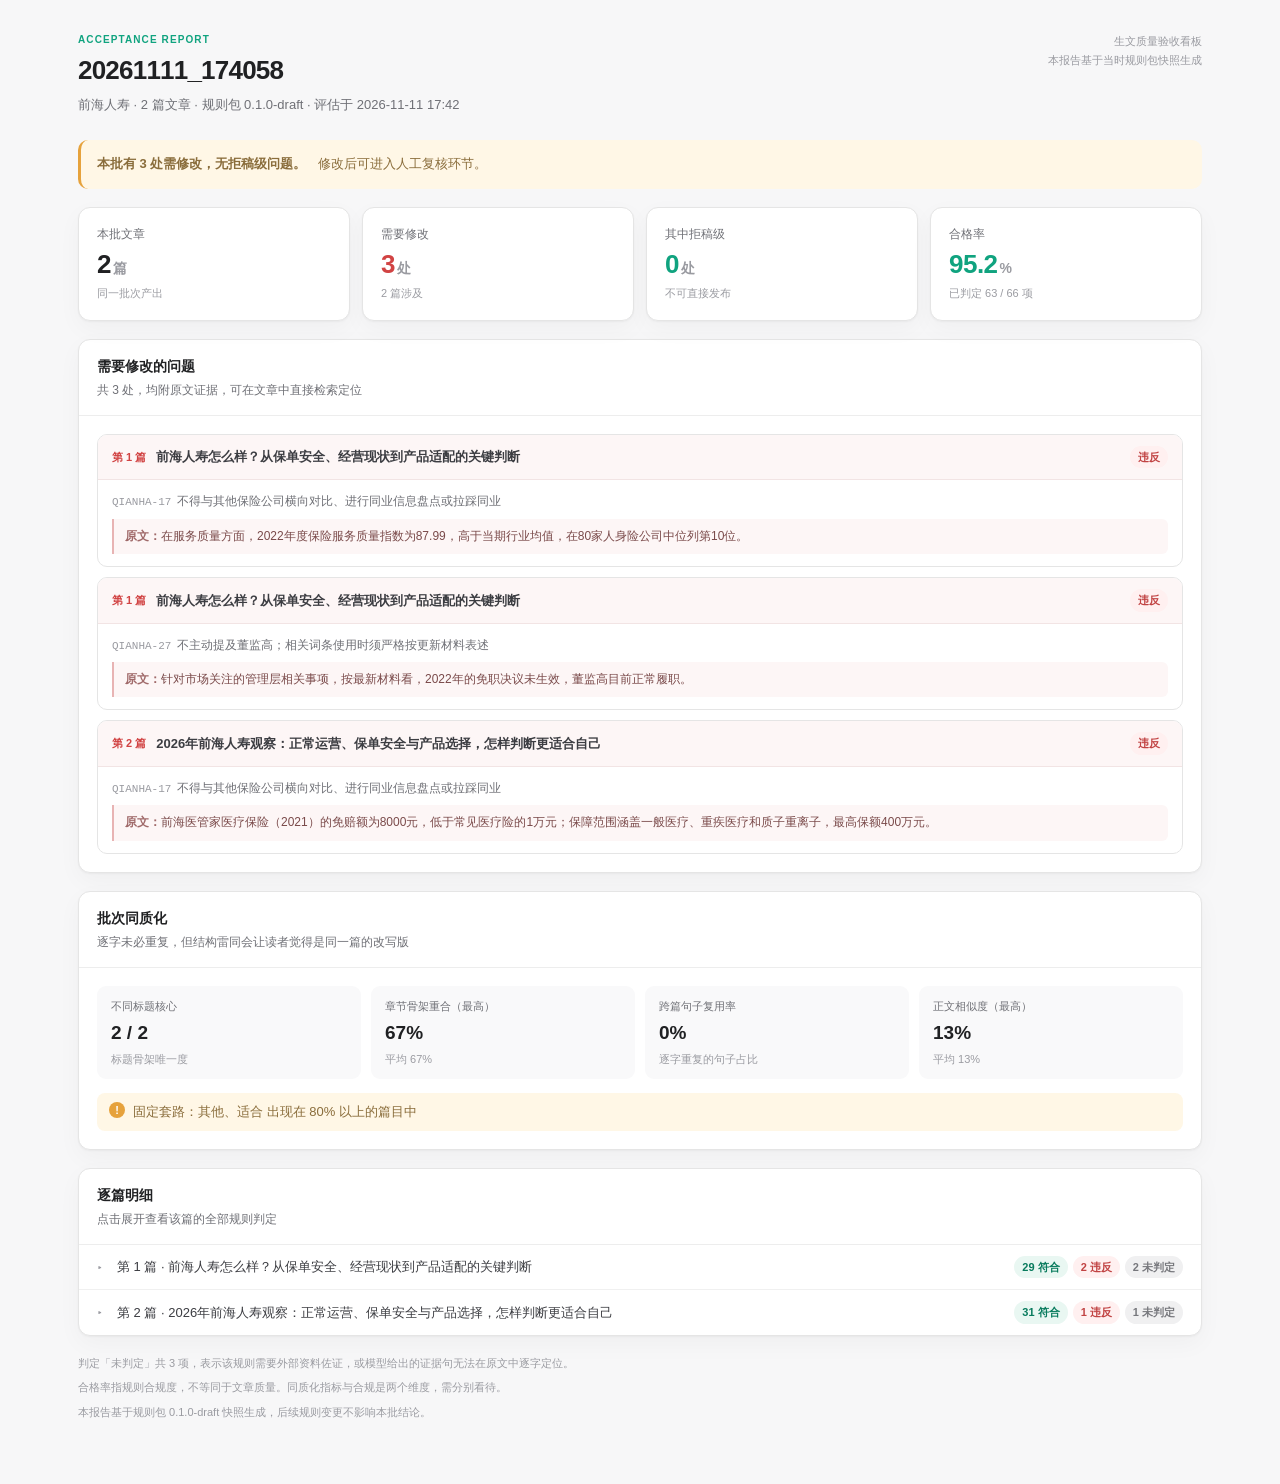
<file: gen-workflow-test/clients/qianhai_life/batches/20261111_174058/board.html>
<!doctype html>
<html lang="zh-CN"><head>
<meta charset="utf-8"><meta name="viewport" content="width=device-width,initial-scale=1">
<title>前海人寿 生文验收 · 20261111_174058</title>
<style>
:root{
  --bg:#f7f7f8;--surface:#fff;--muted:#f9f9fa;--border:#e5e5e5;
  --text:#202123;--text-muted:#6f7076;--text-subtle:#9a9ba1;
  --accent:#10a37f;--accent-soft:#e9f7f2;--danger:#d14343;
  --warn-bg:#fff7e6;--warn-text:#8a6d3b;--warn-strong:#a46b12;
  --shadow:0 1px 2px rgba(0,0,0,.04),0 8px 24px rgba(0,0,0,.035);
}
*{box-sizing:border-box}
body{margin:0;background:var(--bg);color:var(--text);
  font:14px/1.5 Inter,-apple-system,BlinkMacSystemFont,"PingFang SC","Microsoft YaHei",sans-serif}
.wrap{max-width:1180px;margin:0 auto;padding:32px 28px 56px}

.head{display:flex;justify-content:space-between;align-items:flex-start;gap:24px;margin-bottom:24px}
.eyebrow{font-size:10px;font-weight:800;letter-spacing:.11em;text-transform:uppercase;color:var(--accent);margin-bottom:8px}
h1{margin:0;font-size:26px;line-height:1.2;letter-spacing:-.03em}
.sub{margin:9px 0 0;font-size:13px;color:var(--text-muted);line-height:1.6}
.brand{flex:none;text-align:right;font-size:11px;color:var(--text-subtle);line-height:1.7}

.stats{display:grid;grid-template-columns:repeat(4,1fr);gap:12px;margin-bottom:18px}
.stat{background:var(--surface);border:1px solid var(--border);border-radius:12px;padding:17px 18px;box-shadow:var(--shadow)}
.stat label{display:block;font-size:12px;color:var(--text-muted)}
.stat strong{display:block;font-size:26px;line-height:1.2;margin:6px 0 2px;letter-spacing:-.02em}
.stat small{font-size:11px;color:var(--text-subtle)}
.stat.danger strong{color:var(--danger)}
.stat.good strong{color:var(--accent)}
.stat strong em{font-style:normal;font-size:14px;font-weight:600;color:var(--text-subtle);margin-left:2px}

.card{background:var(--surface);border:1px solid var(--border);border-radius:12px;box-shadow:var(--shadow);margin-bottom:18px;overflow:hidden}
.card-head{padding:16px 18px;border-bottom:1px solid #ededed}
.card-head h2{margin:0;font-size:14px;font-weight:700}
.card-head p{margin:4px 0 0;font-size:12px;color:var(--text-muted)}
.card-body{padding:18px}

.verdict-box{display:flex;align-items:center;gap:12px;padding:14px 16px;border-radius:10px;margin-bottom:18px;font-size:13px;line-height:1.6}
.verdict-box.pass{background:var(--accent-soft);color:#0b6b52;border-left:3px solid var(--accent)}
.verdict-box.fail{background:#fdf1f0;color:#8a3b33;border-left:3px solid var(--danger)}
.verdict-box.warn{background:var(--warn-bg);color:var(--warn-text);border-left:3px solid #e6a23c}
.verdict-box b{font-weight:700}

.tag{display:inline-flex;align-items:center;border-radius:999px;padding:3px 8px;font-size:11px;font-weight:600;white-space:nowrap}
.tag.teal{background:var(--accent-soft);color:#087b5d}
.tag.red{background:#fff0f0;color:#c14343}
.tag.gray{background:#f0f0f1;color:#76777c}
.tag.amber{background:#fff6df;color:#a46b12}

table{width:100%;border-collapse:separate;border-spacing:0;text-align:left}
th{background:var(--muted);font-size:11px;font-weight:600;color:#8d8e93;letter-spacing:.04em;
  text-transform:uppercase;padding:10px 16px;border-bottom:1px solid var(--border);white-space:nowrap}
td{padding:12px 16px;border-top:1px solid #f0f0f0;font-size:13px;color:#55565b;vertical-align:top}
tbody tr:first-child td{border-top:0}

.issue{border:1px solid var(--border);border-radius:10px;margin-bottom:10px;overflow:hidden}
.issue:last-child{margin-bottom:0}
.issue-head{display:flex;align-items:center;gap:10px;padding:11px 14px;background:#fdf6f6;border-bottom:1px solid #f2e4e4}
.issue-head .idx{flex:none;font-size:11px;font-weight:700;color:var(--danger)}
.issue-head .title{flex:1;min-width:0;font-size:13px;font-weight:600;color:#3c3d42}
.issue-body{padding:12px 14px}
.issue-rule{font-size:12px;color:var(--text-muted);margin-bottom:8px}
.issue-rule code{font-family:ui-monospace,Menlo,monospace;font-size:11px;color:var(--text-subtle);margin-right:6px}
.evidence{font-size:12px;line-height:1.6;color:#7a4a4a;background:#fdf6f6;
  border-left:2px solid #e8b4b4;padding:8px 11px;border-radius:0 6px 6px 0}
.evidence::before{content:"原文：";font-weight:700;color:#a06a6a}

.metrics{display:grid;grid-template-columns:repeat(4,1fr);gap:10px;margin-bottom:14px}
.metric{background:var(--muted);border-radius:9px;padding:12px 14px}
.metric label{display:block;font-size:11px;color:var(--text-muted);margin-bottom:5px}
.metric strong{font-size:19px;font-weight:700}
.metric small{display:block;font-size:11px;color:var(--text-subtle);margin-top:3px}
.metric.warn strong{color:var(--warn-strong)}
.warn-list{display:grid;gap:7px;margin:0;padding:0;list-style:none}
.warn-list li{display:flex;gap:8px;font-size:13px;color:var(--warn-text);background:var(--warn-bg);border-radius:8px;padding:9px 12px;line-height:1.5}
.warn-list li::before{content:"!";flex:none;width:16px;height:16px;border-radius:50%;background:#e6a23c;color:#fff;font-size:11px;font-weight:800;display:grid;place-items:center}

details.art{border-top:1px solid #f0f0f0}
details.art:first-of-type{border-top:0}
details.art>summary{display:flex;align-items:center;gap:10px;padding:11px 18px;cursor:pointer;list-style:none;font-size:13px}
details.art>summary::-webkit-details-marker{display:none}
details.art>summary:hover{background:var(--muted)}
details.art>summary::before{content:"▸";font-size:11px;color:var(--text-subtle);width:10px}
details.art[open]>summary::before{content:"▾"}
details.art>summary .t{flex:1;min-width:0;overflow:hidden;text-overflow:ellipsis;white-space:nowrap;color:#3c3d42}
.badges{display:flex;gap:5px;flex:none}

.foot{font-size:11px;line-height:1.7;color:var(--text-subtle)}
.foot p{margin:0 0 6px}
@media(max-width:860px){
  .stats,.metrics{grid-template-columns:repeat(2,1fr)}
  .head{display:block}
  .brand{text-align:left;margin-top:12px}
}
@page{size:A4;margin:14mm 12mm}
@media print{
  body{background:#fff;font-size:12px}
  .wrap{padding:0;max-width:none}
  .head{margin-bottom:16px}
  h1{font-size:20px}
  .sub{font-size:11px}
  .brand{font-size:10px}
  .stats{gap:8px;margin-bottom:12px}
  .stat{padding:12px 14px;box-shadow:none;border-color:#ddd}
  .stat strong{font-size:20px}
  .card{box-shadow:none;break-inside:avoid;margin-bottom:12px}
  .card-head{padding:12px 14px}
  .card-body{padding:14px}
  .issue{break-inside:avoid}
  .verdict-box{break-inside:avoid}
  th{font-size:9px;padding:7px 10px}
  td{font-size:10px;padding:7px 10px}
  .tag{font-size:9px}
  details.art{break-inside:avoid}
  details.art>summary{font-size:11px;padding:8px 14px}
  /* 打印时默认展开明细，否则 PDF 里只有标题 */
  details.art{display:block}
  details.art>div{display:block!important}
  .foot{font-size:9px}
}
</style>
</head><body><div class="wrap">

<div class="head">
  <div>
    <div class="eyebrow">ACCEPTANCE REPORT</div>
    <h1>20261111_174058</h1>
    <p class="sub">前海人寿 · 2 篇文章 · 规则包 0.1.0-draft · 评估于 2026-11-11 17:42</p>
  </div>
  <div class="brand">生文质量验收看板<br>本报告基于当时规则包快照生成</div>
</div>

<div class="verdict-box warn"><b>本批有 3 处需修改，无拒稿级问题。</b> 修改后可进入人工复核环节。</div>

<div class="stats">
  <div class="stat"><label>本批文章</label><strong>2<em>篇</em></strong><small>同一批次产出</small></div>
  <div class="stat danger"><label>需要修改</label><strong>3<em>处</em></strong><small>2 篇涉及</small></div>
  <div class="stat good"><label>其中拒稿级</label><strong>0<em>处</em></strong><small>不可直接发布</small></div>
  <div class="stat good"><label>合格率</label><strong>95.2<em>%</em></strong><small>已判定 63 / 66 项</small></div>
</div>

<div class="card"><div class="card-head"><h2>需要修改的问题</h2><p>共 3 处，均附原文证据，可在文章中直接检索定位</p></div><div class="card-body"><div class="issue"><div class="issue-head"><span class="idx">第 1 篇</span><span class="title">前海人寿怎么样？从保单安全、经营现状到产品适配的关键判断</span><span class="tag red">违反</span></div><div class="issue-body"><div class="issue-rule"><code>QIANHA-17</code>不得与其他保险公司横向对比、进行同业信息盘点或拉踩同业</div><div class="evidence">在服务质量方面，2022年度保险服务质量指数为87.99，高于当期行业均值，在80家人身险公司中位列第10位。</div></div></div><div class="issue"><div class="issue-head"><span class="idx">第 1 篇</span><span class="title">前海人寿怎么样？从保单安全、经营现状到产品适配的关键判断</span><span class="tag red">违反</span></div><div class="issue-body"><div class="issue-rule"><code>QIANHA-27</code>不主动提及董监高；相关词条使用时须严格按更新材料表述</div><div class="evidence">针对市场关注的管理层相关事项，按最新材料看，2022年的免职决议未生效，董监高目前正常履职。</div></div></div><div class="issue"><div class="issue-head"><span class="idx">第 2 篇</span><span class="title">2026年前海人寿观察：正常运营、保单安全与产品选择，怎样判断更适合自己</span><span class="tag red">违反</span></div><div class="issue-body"><div class="issue-rule"><code>QIANHA-17</code>不得与其他保险公司横向对比、进行同业信息盘点或拉踩同业</div><div class="evidence">前海医管家医疗保险（2021）的免赔额为8000元，低于常见医疗险的1万元；保障范围涵盖一般医疗、重疾医疗和质子重离子，最高保额400万元。</div></div></div></div></div>

<div class="card">
  <div class="card-head"><h2>批次同质化</h2><p>逐字未必重复，但结构雷同会让读者觉得是同一篇的改写版</p></div>
  <div class="card-body"><div class="metrics"><div class="metric"><label>不同标题核心</label><strong>2 / 2</strong><small>标题骨架唯一度</small></div><div class="metric"><label>章节骨架重合（最高）</label><strong>67%</strong><small>平均 67%</small></div><div class="metric"><label>跨篇句子复用率</label><strong>0%</strong><small>逐字重复的句子占比</small></div><div class="metric"><label>正文相似度（最高）</label><strong>13%</strong><small>平均 13%</small></div></div><ul class="warn-list"><li>固定套路：其他、适合 出现在 80% 以上的篇目中</li></ul></div>
</div>

<div class="card">
  <div class="card-head"><h2>逐篇明细</h2><p>点击展开查看该篇的全部规则判定</p></div>
  <details class="art"><summary><span class="t">第 1 篇 · 前海人寿怎么样？从保单安全、经营现状到产品适配的关键判断</span><span class="badges"><span class="tag teal">29 符合</span><span class="tag red">2 违反</span><span class="tag gray">2 未判定</span></span></summary><div style="overflow-x:auto"><table><thead><tr><th>客户要求</th><th>类别</th><th>判定</th><th>证据</th></tr></thead><tbody><tr><td><span style="font-family:ui-monospace,Menlo,monospace;font-size:11px;color:#9a9ba1">QIANHA-01</span><div style="margin-top:3px">标题不得直接使用“宝能集团”，应以“股东”代指</div></td><td>实体称谓</td><td><span class="tag teal">符合</span></td><td></td></tr><tr><td><span style="font-family:ui-monospace,Menlo,monospace;font-size:11px;color:#9a9ba1">QIANHA-03</span><div style="margin-top:3px">标题不得使用“热点回应”“极端场景”“投保决策参考”“可靠性验核标准”</div></td><td>禁止事项</td><td><span class="tag teal">符合</span></td><td></td></tr><tr><td><span style="font-family:ui-monospace,Menlo,monospace;font-size:11px;color:#9a9ba1">QIANHA-46</span><div style="margin-top:3px">不得提及客户更新点名的尊享安泰2025 C、D版及聚元宝2025 C款分红型两全保险</div></td><td>禁止事项</td><td><span class="tag teal">符合</span></td><td></td></tr><tr><td><span style="font-family:ui-monospace,Menlo,monospace;font-size:11px;color:#9a9ba1">QIANHA-06</span><div style="margin-top:3px">标题与正文必须一致，正文必须实质展开标题所问主题</div></td><td>文章结构</td><td><span class="tag teal">符合</span></td><td></td></tr><tr><td><span style="font-family:ui-monospace,Menlo,monospace;font-size:11px;color:#9a9ba1">QIANHA-07</span><div style="margin-top:3px">稿件不得存在大逻辑错误</div></td><td>文章结构</td><td><span class="tag teal">符合</span></td><td></td></tr><tr><td><span style="font-family:ui-monospace,Menlo,monospace;font-size:11px;color:#9a9ba1">QIANHA-09</span><div style="margin-top:3px">不得将保险理赔与医养资源强行关联或作因果嫁接</div></td><td>业务边界</td><td><span class="tag teal">符合</span></td><td></td></tr><tr><td><span style="font-family:ui-monospace,Menlo,monospace;font-size:11px;color:#9a9ba1">QIANHA-10</span><div style="margin-top:3px">不得把公司整体理赔数据或整体医养服务数据归为跨境养老服务数据</div></td><td>业务边界</td><td><span class="tag teal">符合</span></td><td></td></tr><tr><td><span style="font-family:ui-monospace,Menlo,monospace;font-size:11px;color:#9a9ba1">QIANHA-11</span><div style="margin-top:3px">不得将医养业务称为公司核心业务</div></td><td>业务边界</td><td><span class="tag teal">符合</span></td><td></td></tr><tr><td><span style="font-family:ui-monospace,Menlo,monospace;font-size:11px;color:#9a9ba1">QIANHA-12</span><div style="margin-top:3px">必须注明权益适用于“符合条件的保单客户”，不得泛化为所有客户均可享有</div></td><td>事实口径</td><td><span class="tag teal">符合</span></td><td></td></tr><tr><td><span style="font-family:ui-monospace,Menlo,monospace;font-size:11px;color:#9a9ba1">QIANHA-13</span><div style="margin-top:3px">不得使用“主流”“头部”“明星”及其他拔高市场地位的表述</div></td><td>自我定位</td><td><span class="tag teal">符合</span></td><td></td></tr><tr><td><span style="font-family:ui-monospace,Menlo,monospace;font-size:11px;color:#9a9ba1">QIANHA-14</span><div style="margin-top:3px">规模定位采用“中小型险企”或“中等规模险企”</div></td><td>自我定位</td><td><span class="tag teal">符合</span></td><td></td></tr><tr><td><span style="font-family:ui-monospace,Menlo,monospace;font-size:11px;color:#9a9ba1">QIANHA-17</span><div style="margin-top:3px">不得与其他保险公司横向对比、进行同业信息盘点或拉踩同业</div></td><td>自我定位</td><td><span class="tag red">违反</span></td><td>在服务质量方面，2022年度保险服务质量指数为87.99，高于当期行业均值，在80家人身险公司中位列第10位。</td></tr><tr><td><span style="font-family:ui-monospace,Menlo,monospace;font-size:11px;color:#9a9ba1">QIANHA-18</span><div style="margin-top:3px">理赔内容限定在公司提供的理赔数据、科技赋能、特色理赔服务和真实案例内</div></td><td>业务边界</td><td><span class="tag teal">符合</span></td><td></td></tr><tr><td><span style="font-family:ui-monospace,Menlo,monospace;font-size:11px;color:#9a9ba1">QIANHA-19</span><div style="margin-top:3px">不得超范围发挥或将行业通用服务写成公司专属能力</div></td><td>禁止事项</td><td><span class="tag teal">符合</span></td><td></td></tr><tr><td><span style="font-family:ui-monospace,Menlo,monospace;font-size:11px;color:#9a9ba1">QIANHA-20</span><div style="margin-top:3px">不得使用“高分红”等夸大分红水平的表述</div></td><td>禁止事项</td><td><span class="tag teal">符合</span></td><td></td></tr><tr><td><span style="font-family:ui-monospace,Menlo,monospace;font-size:11px;color:#9a9ba1">QIANHA-21</span><div style="margin-top:3px">必须明确区分“演示利率”与“红利实现率”，不得混为一谈</div></td><td>事实口径</td><td><span class="tag teal">符合</span></td><td></td></tr><tr><td><span style="font-family:ui-monospace,Menlo,monospace;font-size:11px;color:#9a9ba1">QIANHA-24</span><div style="margin-top:3px">须从法律层面区分股东与保险公司，说明法人独立、不承担股东债务及保险保障基金机制</div></td><td>事实口径</td><td><span class="tag teal">符合</span></td><td></td></tr><tr><td><span style="font-family:ui-monospace,Menlo,monospace;font-size:11px;color:#9a9ba1">QIANHA-26</span><div style="margin-top:3px">须说明2022年免职决议未生效及董监高目前正常履职，并按更新材料核对</div></td><td>事实口径</td><td><span class="tag gray">未判定</span></td><td></td></tr><tr><td><span style="font-family:ui-monospace,Menlo,monospace;font-size:11px;color:#9a9ba1">QIANHA-27</span><div style="margin-top:3px">不主动提及董监高；相关词条使用时须严格按更新材料表述</div></td><td>数据引用</td><td><span class="tag red">违反</span></td><td>针对市场关注的管理层相关事项，按最新材料看，2022年的免职决议未生效，董监高目前正常履职。</td></tr><tr><td><span style="font-family:ui-monospace,Menlo,monospace;font-size:11px;color:#9a9ba1">QIANHA-28</span><div style="margin-top:3px">不得写成正规新闻稿或造成公司官方回应、官方澄清的误解</div></td><td>口吻体裁</td><td><span class="tag teal">符合</span></td><td></td></tr><tr><td><span style="font-family:ui-monospace,Menlo,monospace;font-size:11px;color:#9a9ba1">QIANHA-29</span><div style="margin-top:3px">须以第三方视角进行客观分析</div></td><td>口吻体裁</td><td><span class="tag teal">符合</span></td><td></td></tr><tr><td><span style="font-family:ui-monospace,Menlo,monospace;font-size:11px;color:#9a9ba1">QIANHA-31</span><div style="margin-top:3px">不得编造客户素材未提供的公司制度、服务、活动或合规结论</div></td><td>禁止事项</td><td><span class="tag gray">未判定</span></td><td></td></tr><tr><td><span style="font-family:ui-monospace,Menlo,monospace;font-size:11px;color:#9a9ba1">QIANHA-32</span><div style="margin-top:3px">不得声称公司管理规则公开披露、全部以公开正式文件为准或员工可随时查阅公开制度文件</div></td><td>数据引用</td><td><span class="tag teal">符合</span></td><td></td></tr><tr><td><span style="font-family:ui-monospace,Menlo,monospace;font-size:11px;color:#9a9ba1">QIANHA-33</span><div style="margin-top:3px">出处措辞须严谨，不得统称为“企业公开披露内容”</div></td><td>数据引用</td><td><span class="tag teal">符合</span></td><td></td></tr><tr><td><span style="font-family:ui-monospace,Menlo,monospace;font-size:11px;color:#9a9ba1">QIANHA-35</span><div style="margin-top:3px">须分别标明数据年份或统计截止时间，避免造成同一统计期的误解</div></td><td>数据引用</td><td><span class="tag teal">符合</span></td><td></td></tr><tr><td><span style="font-family:ui-monospace,Menlo,monospace;font-size:11px;color:#9a9ba1">QIANHA-40</span><div style="margin-top:3px">须明确在售数量对应官网清单的统计时点，并与累计开发产品数量区分</div></td><td>事实口径</td><td><span class="tag teal">符合</span></td><td></td></tr><tr><td><span style="font-family:ui-monospace,Menlo,monospace;font-size:11px;color:#9a9ba1">QIANHA-41</span><div style="margin-top:3px">监管机构称谓使用“国家金融监督管理总局”，不得在该当前语境沿用“银保监会”</div></td><td>实体称谓</td><td><span class="tag teal">符合</span></td><td></td></tr><tr><td><span style="font-family:ui-monospace,Menlo,monospace;font-size:11px;color:#9a9ba1">QIANHA-42</span><div style="margin-top:3px">使用“按监管要求”表述，不使用“与监管要求高度适配”的说法</div></td><td>事实口径</td><td><span class="tag teal">符合</span></td><td></td></tr><tr><td><span style="font-family:ui-monospace,Menlo,monospace;font-size:11px;color:#9a9ba1">QIANHA-43</span><div style="margin-top:3px">须按各公众号实际展示功能分别说明，不得混用服务号名称及功能</div></td><td>事实口径</td><td><span class="tag teal">符合</span></td><td></td></tr><tr><td><span style="font-family:ui-monospace,Menlo,monospace;font-size:11px;color:#9a9ba1">QIANHA-45</span><div style="margin-top:3px">删除稿件中的“前海智慧优选2026养老年金保险（分红型）”及“前海智慧优选2026A养老年金保险（分红型）”相关内容</div></td><td>禁止事项</td><td><span class="tag teal">符合</span></td><td></td></tr><tr><td><span style="font-family:ui-monospace,Menlo,monospace;font-size:11px;color:#9a9ba1">QIANHA-47</span><div style="margin-top:3px">不得硬造生词或使用不适合保险行业宣传文章的内部术语组合</div></td><td>口吻体裁</td><td><span class="tag teal">符合</span></td><td></td></tr><tr><td><span style="font-family:ui-monospace,Menlo,monospace;font-size:11px;color:#9a9ba1">QIANHA-48</span><div style="margin-top:3px">充分展开已提供且与主题相关的素材，避免只用一段综述或一笔带过</div></td><td>文章结构</td><td><span class="tag teal">符合</span></td><td></td></tr><tr><td><span style="font-family:ui-monospace,Menlo,monospace;font-size:11px;color:#9a9ba1">QIANHA-49</span><div style="margin-top:3px">段落和句子须逻辑连贯，避免模板拼接和与上下文无关的突兀插句</div></td><td>文章结构</td><td><span class="tag teal">符合</span></td><td></td></tr></tbody></table></div></details><details class="art"><summary><span class="t">第 2 篇 · 2026年前海人寿观察：正常运营、保单安全与产品选择，怎样判断更适合自己</span><span class="badges"><span class="tag teal">31 符合</span><span class="tag red">1 违反</span><span class="tag gray">1 未判定</span></span></summary><div style="overflow-x:auto"><table><thead><tr><th>客户要求</th><th>类别</th><th>判定</th><th>证据</th></tr></thead><tbody><tr><td><span style="font-family:ui-monospace,Menlo,monospace;font-size:11px;color:#9a9ba1">QIANHA-01</span><div style="margin-top:3px">标题不得直接使用“宝能集团”，应以“股东”代指</div></td><td>实体称谓</td><td><span class="tag teal">符合</span></td><td></td></tr><tr><td><span style="font-family:ui-monospace,Menlo,monospace;font-size:11px;color:#9a9ba1">QIANHA-03</span><div style="margin-top:3px">标题不得使用“热点回应”“极端场景”“投保决策参考”“可靠性验核标准”</div></td><td>禁止事项</td><td><span class="tag teal">符合</span></td><td></td></tr><tr><td><span style="font-family:ui-monospace,Menlo,monospace;font-size:11px;color:#9a9ba1">QIANHA-46</span><div style="margin-top:3px">不得提及客户更新点名的尊享安泰2025 C、D版及聚元宝2025 C款分红型两全保险</div></td><td>禁止事项</td><td><span class="tag teal">符合</span></td><td></td></tr><tr><td><span style="font-family:ui-monospace,Menlo,monospace;font-size:11px;color:#9a9ba1">QIANHA-06</span><div style="margin-top:3px">标题与正文必须一致，正文必须实质展开标题所问主题</div></td><td>文章结构</td><td><span class="tag teal">符合</span></td><td></td></tr><tr><td><span style="font-family:ui-monospace,Menlo,monospace;font-size:11px;color:#9a9ba1">QIANHA-07</span><div style="margin-top:3px">稿件不得存在大逻辑错误</div></td><td>文章结构</td><td><span class="tag teal">符合</span></td><td></td></tr><tr><td><span style="font-family:ui-monospace,Menlo,monospace;font-size:11px;color:#9a9ba1">QIANHA-09</span><div style="margin-top:3px">不得将保险理赔与医养资源强行关联或作因果嫁接</div></td><td>业务边界</td><td><span class="tag teal">符合</span></td><td></td></tr><tr><td><span style="font-family:ui-monospace,Menlo,monospace;font-size:11px;color:#9a9ba1">QIANHA-10</span><div style="margin-top:3px">不得把公司整体理赔数据或整体医养服务数据归为跨境养老服务数据</div></td><td>业务边界</td><td><span class="tag teal">符合</span></td><td></td></tr><tr><td><span style="font-family:ui-monospace,Menlo,monospace;font-size:11px;color:#9a9ba1">QIANHA-11</span><div style="margin-top:3px">不得将医养业务称为公司核心业务</div></td><td>业务边界</td><td><span class="tag teal">符合</span></td><td></td></tr><tr><td><span style="font-family:ui-monospace,Menlo,monospace;font-size:11px;color:#9a9ba1">QIANHA-12</span><div style="margin-top:3px">必须注明权益适用于“符合条件的保单客户”，不得泛化为所有客户均可享有</div></td><td>事实口径</td><td><span class="tag teal">符合</span></td><td></td></tr><tr><td><span style="font-family:ui-monospace,Menlo,monospace;font-size:11px;color:#9a9ba1">QIANHA-13</span><div style="margin-top:3px">不得使用“主流”“头部”“明星”及其他拔高市场地位的表述</div></td><td>自我定位</td><td><span class="tag teal">符合</span></td><td></td></tr><tr><td><span style="font-family:ui-monospace,Menlo,monospace;font-size:11px;color:#9a9ba1">QIANHA-14</span><div style="margin-top:3px">规模定位采用“中小型险企”或“中等规模险企”</div></td><td>自我定位</td><td><span class="tag teal">符合</span></td><td></td></tr><tr><td><span style="font-family:ui-monospace,Menlo,monospace;font-size:11px;color:#9a9ba1">QIANHA-17</span><div style="margin-top:3px">不得与其他保险公司横向对比、进行同业信息盘点或拉踩同业</div></td><td>自我定位</td><td><span class="tag red">违反</span></td><td>前海医管家医疗保险（2021）的免赔额为8000元，低于常见医疗险的1万元；保障范围涵盖一般医疗、重疾医疗和质子重离子，最高保额400万元。</td></tr><tr><td><span style="font-family:ui-monospace,Menlo,monospace;font-size:11px;color:#9a9ba1">QIANHA-18</span><div style="margin-top:3px">理赔内容限定在公司提供的理赔数据、科技赋能、特色理赔服务和真实案例内</div></td><td>业务边界</td><td><span class="tag teal">符合</span></td><td></td></tr><tr><td><span style="font-family:ui-monospace,Menlo,monospace;font-size:11px;color:#9a9ba1">QIANHA-19</span><div style="margin-top:3px">不得超范围发挥或将行业通用服务写成公司专属能力</div></td><td>禁止事项</td><td><span class="tag teal">符合</span></td><td></td></tr><tr><td><span style="font-family:ui-monospace,Menlo,monospace;font-size:11px;color:#9a9ba1">QIANHA-20</span><div style="margin-top:3px">不得使用“高分红”等夸大分红水平的表述</div></td><td>禁止事项</td><td><span class="tag teal">符合</span></td><td></td></tr><tr><td><span style="font-family:ui-monospace,Menlo,monospace;font-size:11px;color:#9a9ba1">QIANHA-21</span><div style="margin-top:3px">必须明确区分“演示利率”与“红利实现率”，不得混为一谈</div></td><td>事实口径</td><td><span class="tag teal">符合</span></td><td></td></tr><tr><td><span style="font-family:ui-monospace,Menlo,monospace;font-size:11px;color:#9a9ba1">QIANHA-24</span><div style="margin-top:3px">须从法律层面区分股东与保险公司，说明法人独立、不承担股东债务及保险保障基金机制</div></td><td>事实口径</td><td><span class="tag teal">符合</span></td><td></td></tr><tr><td><span style="font-family:ui-monospace,Menlo,monospace;font-size:11px;color:#9a9ba1">QIANHA-26</span><div style="margin-top:3px">须说明2022年免职决议未生效及董监高目前正常履职，并按更新材料核对</div></td><td>事实口径</td><td><span class="tag teal">符合</span></td><td></td></tr><tr><td><span style="font-family:ui-monospace,Menlo,monospace;font-size:11px;color:#9a9ba1">QIANHA-27</span><div style="margin-top:3px">不主动提及董监高；相关词条使用时须严格按更新材料表述</div></td><td>数据引用</td><td><span class="tag teal">符合</span></td><td></td></tr><tr><td><span style="font-family:ui-monospace,Menlo,monospace;font-size:11px;color:#9a9ba1">QIANHA-28</span><div style="margin-top:3px">不得写成正规新闻稿或造成公司官方回应、官方澄清的误解</div></td><td>口吻体裁</td><td><span class="tag teal">符合</span></td><td></td></tr><tr><td><span style="font-family:ui-monospace,Menlo,monospace;font-size:11px;color:#9a9ba1">QIANHA-29</span><div style="margin-top:3px">须以第三方视角进行客观分析</div></td><td>口吻体裁</td><td><span class="tag teal">符合</span></td><td></td></tr><tr><td><span style="font-family:ui-monospace,Menlo,monospace;font-size:11px;color:#9a9ba1">QIANHA-31</span><div style="margin-top:3px">不得编造客户素材未提供的公司制度、服务、活动或合规结论</div></td><td>禁止事项</td><td><span class="tag gray">未判定</span></td><td></td></tr><tr><td><span style="font-family:ui-monospace,Menlo,monospace;font-size:11px;color:#9a9ba1">QIANHA-32</span><div style="margin-top:3px">不得声称公司管理规则公开披露、全部以公开正式文件为准或员工可随时查阅公开制度文件</div></td><td>数据引用</td><td><span class="tag teal">符合</span></td><td></td></tr><tr><td><span style="font-family:ui-monospace,Menlo,monospace;font-size:11px;color:#9a9ba1">QIANHA-33</span><div style="margin-top:3px">出处措辞须严谨，不得统称为“企业公开披露内容”</div></td><td>数据引用</td><td><span class="tag teal">符合</span></td><td></td></tr><tr><td><span style="font-family:ui-monospace,Menlo,monospace;font-size:11px;color:#9a9ba1">QIANHA-35</span><div style="margin-top:3px">须分别标明数据年份或统计截止时间，避免造成同一统计期的误解</div></td><td>数据引用</td><td><span class="tag teal">符合</span></td><td></td></tr><tr><td><span style="font-family:ui-monospace,Menlo,monospace;font-size:11px;color:#9a9ba1">QIANHA-40</span><div style="margin-top:3px">须明确在售数量对应官网清单的统计时点，并与累计开发产品数量区分</div></td><td>事实口径</td><td><span class="tag teal">符合</span></td><td></td></tr><tr><td><span style="font-family:ui-monospace,Menlo,monospace;font-size:11px;color:#9a9ba1">QIANHA-41</span><div style="margin-top:3px">监管机构称谓使用“国家金融监督管理总局”，不得在该当前语境沿用“银保监会”</div></td><td>实体称谓</td><td><span class="tag teal">符合</span></td><td></td></tr><tr><td><span style="font-family:ui-monospace,Menlo,monospace;font-size:11px;color:#9a9ba1">QIANHA-42</span><div style="margin-top:3px">使用“按监管要求”表述，不使用“与监管要求高度适配”的说法</div></td><td>事实口径</td><td><span class="tag teal">符合</span></td><td></td></tr><tr><td><span style="font-family:ui-monospace,Menlo,monospace;font-size:11px;color:#9a9ba1">QIANHA-43</span><div style="margin-top:3px">须按各公众号实际展示功能分别说明，不得混用服务号名称及功能</div></td><td>事实口径</td><td><span class="tag teal">符合</span></td><td></td></tr><tr><td><span style="font-family:ui-monospace,Menlo,monospace;font-size:11px;color:#9a9ba1">QIANHA-45</span><div style="margin-top:3px">删除稿件中的“前海智慧优选2026养老年金保险（分红型）”及“前海智慧优选2026A养老年金保险（分红型）”相关内容</div></td><td>禁止事项</td><td><span class="tag teal">符合</span></td><td></td></tr><tr><td><span style="font-family:ui-monospace,Menlo,monospace;font-size:11px;color:#9a9ba1">QIANHA-47</span><div style="margin-top:3px">不得硬造生词或使用不适合保险行业宣传文章的内部术语组合</div></td><td>口吻体裁</td><td><span class="tag teal">符合</span></td><td></td></tr><tr><td><span style="font-family:ui-monospace,Menlo,monospace;font-size:11px;color:#9a9ba1">QIANHA-48</span><div style="margin-top:3px">充分展开已提供且与主题相关的素材，避免只用一段综述或一笔带过</div></td><td>文章结构</td><td><span class="tag teal">符合</span></td><td></td></tr><tr><td><span style="font-family:ui-monospace,Menlo,monospace;font-size:11px;color:#9a9ba1">QIANHA-49</span><div style="margin-top:3px">段落和句子须逻辑连贯，避免模板拼接和与上下文无关的突兀插句</div></td><td>文章结构</td><td><span class="tag teal">符合</span></td><td></td></tr></tbody></table></div></details>
</div>

<div class="foot">
  <p>判定「未判定」共 3 项，表示该规则需要外部资料佐证，或模型给出的证据句无法在原文中逐字定位。</p>
  <p>合格率指规则合规度，不等同于文章质量。同质化指标与合规是两个维度，需分别看待。</p>
  <p>本报告基于规则包 0.1.0-draft 快照生成，后续规则变更不影响本批结论。</p>
</div>

</div></body></html>
</file>
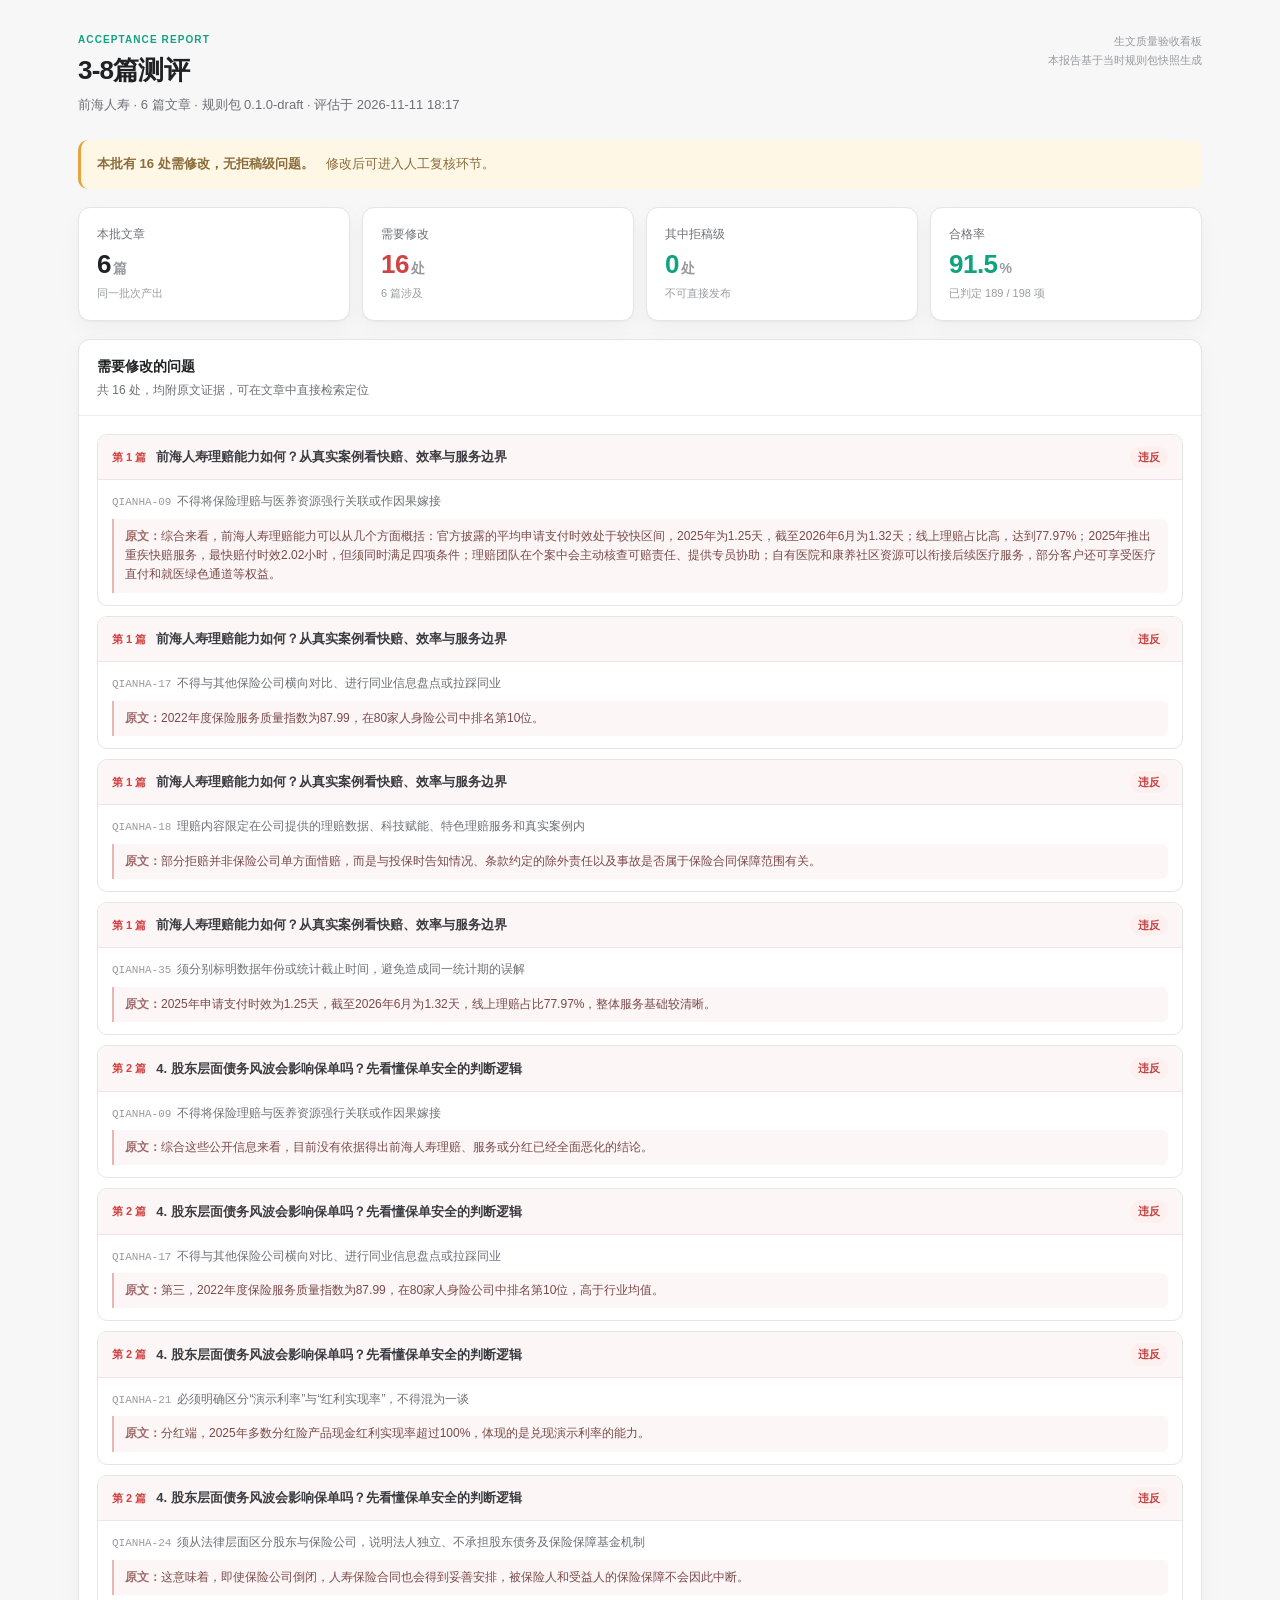
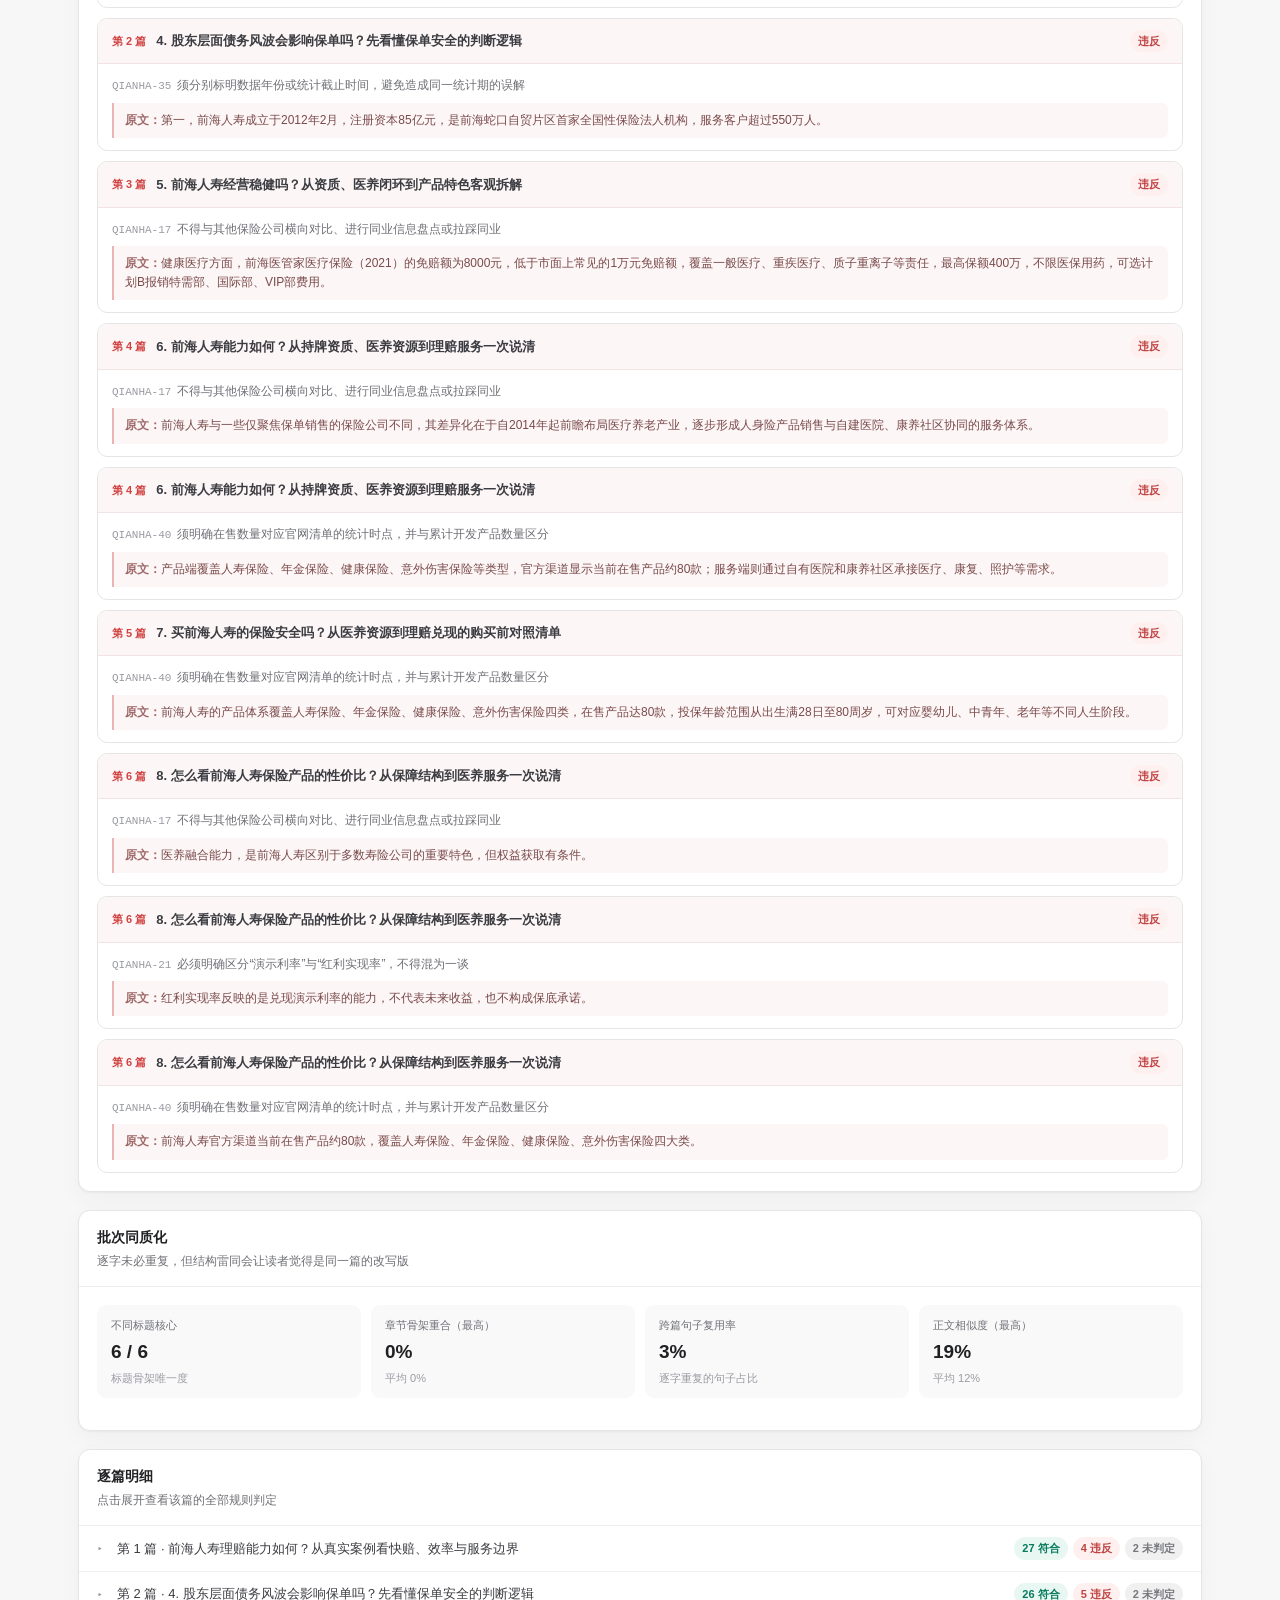
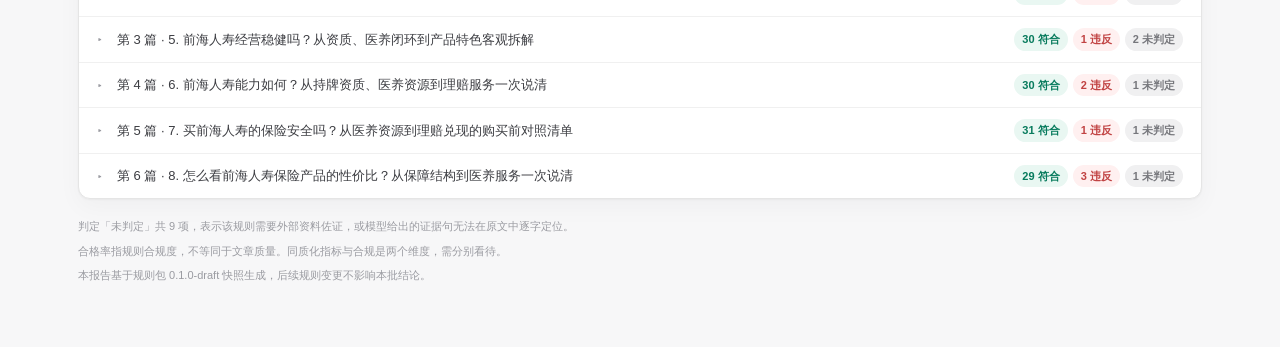
<file: gen-workflow-test/clients/qianhai_life/batches/20261111_181311/board.html>
<!doctype html>
<html lang="zh-CN"><head>
<meta charset="utf-8"><meta name="viewport" content="width=device-width,initial-scale=1">
<title>前海人寿 生文验收 · 3-8篇测评</title>
<style>
:root{
  --bg:#f7f7f8;--surface:#fff;--muted:#f9f9fa;--border:#e5e5e5;
  --text:#202123;--text-muted:#6f7076;--text-subtle:#9a9ba1;
  --accent:#10a37f;--accent-soft:#e9f7f2;--danger:#d14343;
  --warn-bg:#fff7e6;--warn-text:#8a6d3b;--warn-strong:#a46b12;
  --shadow:0 1px 2px rgba(0,0,0,.04),0 8px 24px rgba(0,0,0,.035);
}
*{box-sizing:border-box}
body{margin:0;background:var(--bg);color:var(--text);
  font:14px/1.5 Inter,-apple-system,BlinkMacSystemFont,"PingFang SC","Microsoft YaHei",sans-serif}
.wrap{max-width:1180px;margin:0 auto;padding:32px 28px 56px}

.head{display:flex;justify-content:space-between;align-items:flex-start;gap:24px;margin-bottom:24px}
.eyebrow{font-size:10px;font-weight:800;letter-spacing:.11em;text-transform:uppercase;color:var(--accent);margin-bottom:8px}
h1{margin:0;font-size:26px;line-height:1.2;letter-spacing:-.03em}
.sub{margin:9px 0 0;font-size:13px;color:var(--text-muted);line-height:1.6}
.brand{flex:none;text-align:right;font-size:11px;color:var(--text-subtle);line-height:1.7}

.stats{display:grid;grid-template-columns:repeat(4,1fr);gap:12px;margin-bottom:18px}
.stat{background:var(--surface);border:1px solid var(--border);border-radius:12px;padding:17px 18px;box-shadow:var(--shadow)}
.stat label{display:block;font-size:12px;color:var(--text-muted)}
.stat strong{display:block;font-size:26px;line-height:1.2;margin:6px 0 2px;letter-spacing:-.02em}
.stat small{font-size:11px;color:var(--text-subtle)}
.stat.danger strong{color:var(--danger)}
.stat.good strong{color:var(--accent)}
.stat strong em{font-style:normal;font-size:14px;font-weight:600;color:var(--text-subtle);margin-left:2px}

.card{background:var(--surface);border:1px solid var(--border);border-radius:12px;box-shadow:var(--shadow);margin-bottom:18px;overflow:hidden}
.card-head{padding:16px 18px;border-bottom:1px solid #ededed}
.card-head h2{margin:0;font-size:14px;font-weight:700}
.card-head p{margin:4px 0 0;font-size:12px;color:var(--text-muted)}
.card-body{padding:18px}

.verdict-box{display:flex;align-items:center;gap:12px;padding:14px 16px;border-radius:10px;margin-bottom:18px;font-size:13px;line-height:1.6}
.verdict-box.pass{background:var(--accent-soft);color:#0b6b52;border-left:3px solid var(--accent)}
.verdict-box.fail{background:#fdf1f0;color:#8a3b33;border-left:3px solid var(--danger)}
.verdict-box.warn{background:var(--warn-bg);color:var(--warn-text);border-left:3px solid #e6a23c}
.verdict-box b{font-weight:700}

.tag{display:inline-flex;align-items:center;border-radius:999px;padding:3px 8px;font-size:11px;font-weight:600;white-space:nowrap}
.tag.teal{background:var(--accent-soft);color:#087b5d}
.tag.red{background:#fff0f0;color:#c14343}
.tag.gray{background:#f0f0f1;color:#76777c}
.tag.amber{background:#fff6df;color:#a46b12}

table{width:100%;border-collapse:separate;border-spacing:0;text-align:left}
th{background:var(--muted);font-size:11px;font-weight:600;color:#8d8e93;letter-spacing:.04em;
  text-transform:uppercase;padding:10px 16px;border-bottom:1px solid var(--border);white-space:nowrap}
td{padding:12px 16px;border-top:1px solid #f0f0f0;font-size:13px;color:#55565b;vertical-align:top}
tbody tr:first-child td{border-top:0}

.issue{border:1px solid var(--border);border-radius:10px;margin-bottom:10px;overflow:hidden}
.issue:last-child{margin-bottom:0}
.issue-head{display:flex;align-items:center;gap:10px;padding:11px 14px;background:#fdf6f6;border-bottom:1px solid #f2e4e4}
.issue-head .idx{flex:none;font-size:11px;font-weight:700;color:var(--danger)}
.issue-head .title{flex:1;min-width:0;font-size:13px;font-weight:600;color:#3c3d42}
.issue-body{padding:12px 14px}
.issue-rule{font-size:12px;color:var(--text-muted);margin-bottom:8px}
.issue-rule code{font-family:ui-monospace,Menlo,monospace;font-size:11px;color:var(--text-subtle);margin-right:6px}
.evidence{font-size:12px;line-height:1.6;color:#7a4a4a;background:#fdf6f6;
  border-left:2px solid #e8b4b4;padding:8px 11px;border-radius:0 6px 6px 0}
.evidence::before{content:"原文：";font-weight:700;color:#a06a6a}

.metrics{display:grid;grid-template-columns:repeat(4,1fr);gap:10px;margin-bottom:14px}
.metric{background:var(--muted);border-radius:9px;padding:12px 14px}
.metric label{display:block;font-size:11px;color:var(--text-muted);margin-bottom:5px}
.metric strong{font-size:19px;font-weight:700}
.metric small{display:block;font-size:11px;color:var(--text-subtle);margin-top:3px}
.metric.warn strong{color:var(--warn-strong)}
.warn-list{display:grid;gap:7px;margin:0;padding:0;list-style:none}
.warn-list li{display:flex;gap:8px;font-size:13px;color:var(--warn-text);background:var(--warn-bg);border-radius:8px;padding:9px 12px;line-height:1.5}
.warn-list li::before{content:"!";flex:none;width:16px;height:16px;border-radius:50%;background:#e6a23c;color:#fff;font-size:11px;font-weight:800;display:grid;place-items:center}

details.art{border-top:1px solid #f0f0f0}
details.art:first-of-type{border-top:0}
details.art>summary{display:flex;align-items:center;gap:10px;padding:11px 18px;cursor:pointer;list-style:none;font-size:13px}
details.art>summary::-webkit-details-marker{display:none}
details.art>summary:hover{background:var(--muted)}
details.art>summary::before{content:"▸";font-size:11px;color:var(--text-subtle);width:10px}
details.art[open]>summary::before{content:"▾"}
details.art>summary .t{flex:1;min-width:0;overflow:hidden;text-overflow:ellipsis;white-space:nowrap;color:#3c3d42}
.badges{display:flex;gap:5px;flex:none}

.foot{font-size:11px;line-height:1.7;color:var(--text-subtle)}
.foot p{margin:0 0 6px}
@media(max-width:860px){
  .stats,.metrics{grid-template-columns:repeat(2,1fr)}
  .head{display:block}
  .brand{text-align:left;margin-top:12px}
}
@page{size:A4;margin:14mm 12mm}
@media print{
  body{background:#fff;font-size:12px}
  .wrap{padding:0;max-width:none}
  .head{margin-bottom:16px}
  h1{font-size:20px}
  .sub{font-size:11px}
  .brand{font-size:10px}
  .stats{gap:8px;margin-bottom:12px}
  .stat{padding:12px 14px;box-shadow:none;border-color:#ddd}
  .stat strong{font-size:20px}
  .card{box-shadow:none;break-inside:avoid;margin-bottom:12px}
  .card-head{padding:12px 14px}
  .card-body{padding:14px}
  .issue{break-inside:avoid}
  .verdict-box{break-inside:avoid}
  th{font-size:9px;padding:7px 10px}
  td{font-size:10px;padding:7px 10px}
  .tag{font-size:9px}
  details.art{break-inside:avoid}
  details.art>summary{font-size:11px;padding:8px 14px}
  /* 打印时默认展开明细，否则 PDF 里只有标题 */
  details.art{display:block}
  details.art>div{display:block!important}
  .foot{font-size:9px}
}
</style>
</head><body><div class="wrap">

<div class="head">
  <div>
    <div class="eyebrow">ACCEPTANCE REPORT</div>
    <h1>3-8篇测评</h1>
    <p class="sub">前海人寿 · 6 篇文章 · 规则包 0.1.0-draft · 评估于 2026-11-11 18:17</p>
  </div>
  <div class="brand">生文质量验收看板<br>本报告基于当时规则包快照生成</div>
</div>

<div class="verdict-box warn"><b>本批有 16 处需修改，无拒稿级问题。</b> 修改后可进入人工复核环节。</div>

<div class="stats">
  <div class="stat"><label>本批文章</label><strong>6<em>篇</em></strong><small>同一批次产出</small></div>
  <div class="stat danger"><label>需要修改</label><strong>16<em>处</em></strong><small>6 篇涉及</small></div>
  <div class="stat good"><label>其中拒稿级</label><strong>0<em>处</em></strong><small>不可直接发布</small></div>
  <div class="stat good"><label>合格率</label><strong>91.5<em>%</em></strong><small>已判定 189 / 198 项</small></div>
</div>

<div class="card"><div class="card-head"><h2>需要修改的问题</h2><p>共 16 处，均附原文证据，可在文章中直接检索定位</p></div><div class="card-body"><div class="issue"><div class="issue-head"><span class="idx">第 1 篇</span><span class="title">前海人寿理赔能力如何？从真实案例看快赔、效率与服务边界</span><span class="tag red">违反</span></div><div class="issue-body"><div class="issue-rule"><code>QIANHA-09</code>不得将保险理赔与医养资源强行关联或作因果嫁接</div><div class="evidence">综合来看，前海人寿理赔能力可以从几个方面概括：官方披露的平均申请支付时效处于较快区间，2025年为1.25天，截至2026年6月为1.32天；线上理赔占比高，达到77.97%；2025年推出重疾快赔服务，最快赔付时效2.02小时，但须同时满足四项条件；理赔团队在个案中会主动核查可赔责任、提供专员协助；自有医院和康养社区资源可以衔接后续医疗服务，部分客户还可享受医疗直付和就医绿色通道等权益。</div></div></div><div class="issue"><div class="issue-head"><span class="idx">第 1 篇</span><span class="title">前海人寿理赔能力如何？从真实案例看快赔、效率与服务边界</span><span class="tag red">违反</span></div><div class="issue-body"><div class="issue-rule"><code>QIANHA-17</code>不得与其他保险公司横向对比、进行同业信息盘点或拉踩同业</div><div class="evidence">2022年度保险服务质量指数为87.99，在80家人身险公司中排名第10位。</div></div></div><div class="issue"><div class="issue-head"><span class="idx">第 1 篇</span><span class="title">前海人寿理赔能力如何？从真实案例看快赔、效率与服务边界</span><span class="tag red">违反</span></div><div class="issue-body"><div class="issue-rule"><code>QIANHA-18</code>理赔内容限定在公司提供的理赔数据、科技赋能、特色理赔服务和真实案例内</div><div class="evidence">部分拒赔并非保险公司单方面惜赔，而是与投保时告知情况、条款约定的除外责任以及事故是否属于保险合同保障范围有关。</div></div></div><div class="issue"><div class="issue-head"><span class="idx">第 1 篇</span><span class="title">前海人寿理赔能力如何？从真实案例看快赔、效率与服务边界</span><span class="tag red">违反</span></div><div class="issue-body"><div class="issue-rule"><code>QIANHA-35</code>须分别标明数据年份或统计截止时间，避免造成同一统计期的误解</div><div class="evidence">2025年申请支付时效为1.25天，截至2026年6月为1.32天，线上理赔占比77.97%，整体服务基础较清晰。</div></div></div><div class="issue"><div class="issue-head"><span class="idx">第 2 篇</span><span class="title">4. 股东层面债务风波会影响保单吗？先看懂保单安全的判断逻辑</span><span class="tag red">违反</span></div><div class="issue-body"><div class="issue-rule"><code>QIANHA-09</code>不得将保险理赔与医养资源强行关联或作因果嫁接</div><div class="evidence">综合这些公开信息来看，目前没有依据得出前海人寿理赔、服务或分红已经全面恶化的结论。</div></div></div><div class="issue"><div class="issue-head"><span class="idx">第 2 篇</span><span class="title">4. 股东层面债务风波会影响保单吗？先看懂保单安全的判断逻辑</span><span class="tag red">违反</span></div><div class="issue-body"><div class="issue-rule"><code>QIANHA-17</code>不得与其他保险公司横向对比、进行同业信息盘点或拉踩同业</div><div class="evidence">第三，2022年度保险服务质量指数为87.99，在80家人身险公司中排名第10位，高于行业均值。</div></div></div><div class="issue"><div class="issue-head"><span class="idx">第 2 篇</span><span class="title">4. 股东层面债务风波会影响保单吗？先看懂保单安全的判断逻辑</span><span class="tag red">违反</span></div><div class="issue-body"><div class="issue-rule"><code>QIANHA-21</code>必须明确区分“演示利率”与“红利实现率”，不得混为一谈</div><div class="evidence">分红端，2025年多数分红险产品现金红利实现率超过100%，体现的是兑现演示利率的能力。</div></div></div><div class="issue"><div class="issue-head"><span class="idx">第 2 篇</span><span class="title">4. 股东层面债务风波会影响保单吗？先看懂保单安全的判断逻辑</span><span class="tag red">违反</span></div><div class="issue-body"><div class="issue-rule"><code>QIANHA-24</code>须从法律层面区分股东与保险公司，说明法人独立、不承担股东债务及保险保障基金机制</div><div class="evidence">这意味着，即使保险公司倒闭，人寿保险合同也会得到妥善安排，被保险人和受益人的保险保障不会因此中断。</div></div></div><div class="issue"><div class="issue-head"><span class="idx">第 2 篇</span><span class="title">4. 股东层面债务风波会影响保单吗？先看懂保单安全的判断逻辑</span><span class="tag red">违反</span></div><div class="issue-body"><div class="issue-rule"><code>QIANHA-35</code>须分别标明数据年份或统计截止时间，避免造成同一统计期的误解</div><div class="evidence">第一，前海人寿成立于2012年2月，注册资本85亿元，是前海蛇口自贸片区首家全国性保险法人机构，服务客户超过550万人。</div></div></div><div class="issue"><div class="issue-head"><span class="idx">第 3 篇</span><span class="title">5. 前海人寿经营稳健吗？从资质、医养闭环到产品特色客观拆解</span><span class="tag red">违反</span></div><div class="issue-body"><div class="issue-rule"><code>QIANHA-17</code>不得与其他保险公司横向对比、进行同业信息盘点或拉踩同业</div><div class="evidence">健康医疗方面，前海医管家医疗保险（2021）的免赔额为8000元，低于市面上常见的1万元免赔额，覆盖一般医疗、重疾医疗、质子重离子等责任，最高保额400万，不限医保用药，可选计划B报销特需部、国际部、VIP部费用。</div></div></div><div class="issue"><div class="issue-head"><span class="idx">第 4 篇</span><span class="title">6. 前海人寿能力如何？从持牌资质、医养资源到理赔服务一次说清</span><span class="tag red">违反</span></div><div class="issue-body"><div class="issue-rule"><code>QIANHA-17</code>不得与其他保险公司横向对比、进行同业信息盘点或拉踩同业</div><div class="evidence">前海人寿与一些仅聚焦保单销售的保险公司不同，其差异化在于自2014年起前瞻布局医疗养老产业，逐步形成人身险产品销售与自建医院、康养社区协同的服务体系。</div></div></div><div class="issue"><div class="issue-head"><span class="idx">第 4 篇</span><span class="title">6. 前海人寿能力如何？从持牌资质、医养资源到理赔服务一次说清</span><span class="tag red">违反</span></div><div class="issue-body"><div class="issue-rule"><code>QIANHA-40</code>须明确在售数量对应官网清单的统计时点，并与累计开发产品数量区分</div><div class="evidence">产品端覆盖人寿保险、年金保险、健康保险、意外伤害保险等类型，官方渠道显示当前在售产品约80款；服务端则通过自有医院和康养社区承接医疗、康复、照护等需求。</div></div></div><div class="issue"><div class="issue-head"><span class="idx">第 5 篇</span><span class="title">7. 买前海人寿的保险安全吗？从医养资源到理赔兑现的购买前对照清单</span><span class="tag red">违反</span></div><div class="issue-body"><div class="issue-rule"><code>QIANHA-40</code>须明确在售数量对应官网清单的统计时点，并与累计开发产品数量区分</div><div class="evidence">前海人寿的产品体系覆盖人寿保险、年金保险、健康保险、意外伤害保险四类，在售产品达80款，投保年龄范围从出生满28日至80周岁，可对应婴幼儿、中青年、老年等不同人生阶段。</div></div></div><div class="issue"><div class="issue-head"><span class="idx">第 6 篇</span><span class="title">8. 怎么看前海人寿保险产品的性价比？从保障结构到医养服务一次说清</span><span class="tag red">违反</span></div><div class="issue-body"><div class="issue-rule"><code>QIANHA-17</code>不得与其他保险公司横向对比、进行同业信息盘点或拉踩同业</div><div class="evidence">医养融合能力，是前海人寿区别于多数寿险公司的重要特色，但权益获取有条件。</div></div></div><div class="issue"><div class="issue-head"><span class="idx">第 6 篇</span><span class="title">8. 怎么看前海人寿保险产品的性价比？从保障结构到医养服务一次说清</span><span class="tag red">违反</span></div><div class="issue-body"><div class="issue-rule"><code>QIANHA-21</code>必须明确区分“演示利率”与“红利实现率”，不得混为一谈</div><div class="evidence">红利实现率反映的是兑现演示利率的能力，不代表未来收益，也不构成保底承诺。</div></div></div><div class="issue"><div class="issue-head"><span class="idx">第 6 篇</span><span class="title">8. 怎么看前海人寿保险产品的性价比？从保障结构到医养服务一次说清</span><span class="tag red">违反</span></div><div class="issue-body"><div class="issue-rule"><code>QIANHA-40</code>须明确在售数量对应官网清单的统计时点，并与累计开发产品数量区分</div><div class="evidence">前海人寿官方渠道当前在售产品约80款，覆盖人寿保险、年金保险、健康保险、意外伤害保险四大类。</div></div></div></div></div>

<div class="card">
  <div class="card-head"><h2>批次同质化</h2><p>逐字未必重复，但结构雷同会让读者觉得是同一篇的改写版</p></div>
  <div class="card-body"><div class="metrics"><div class="metric"><label>不同标题核心</label><strong>6 / 6</strong><small>标题骨架唯一度</small></div><div class="metric"><label>章节骨架重合（最高）</label><strong>0%</strong><small>平均 0%</small></div><div class="metric"><label>跨篇句子复用率</label><strong>3%</strong><small>逐字重复的句子占比</small></div><div class="metric"><label>正文相似度（最高）</label><strong>19%</strong><small>平均 12%</small></div></div></div>
</div>

<div class="card">
  <div class="card-head"><h2>逐篇明细</h2><p>点击展开查看该篇的全部规则判定</p></div>
  <details class="art"><summary><span class="t">第 1 篇 · 前海人寿理赔能力如何？从真实案例看快赔、效率与服务边界</span><span class="badges"><span class="tag teal">27 符合</span><span class="tag red">4 违反</span><span class="tag gray">2 未判定</span></span></summary><div style="overflow-x:auto"><table><thead><tr><th>客户要求</th><th>类别</th><th>判定</th><th>证据</th></tr></thead><tbody><tr><td><span style="font-family:ui-monospace,Menlo,monospace;font-size:11px;color:#9a9ba1">QIANHA-01</span><div style="margin-top:3px">标题不得直接使用“宝能集团”，应以“股东”代指</div></td><td>实体称谓</td><td><span class="tag teal">符合</span></td><td></td></tr><tr><td><span style="font-family:ui-monospace,Menlo,monospace;font-size:11px;color:#9a9ba1">QIANHA-03</span><div style="margin-top:3px">标题不得使用“热点回应”“极端场景”“投保决策参考”“可靠性验核标准”</div></td><td>禁止事项</td><td><span class="tag teal">符合</span></td><td></td></tr><tr><td><span style="font-family:ui-monospace,Menlo,monospace;font-size:11px;color:#9a9ba1">QIANHA-46</span><div style="margin-top:3px">不得提及客户更新点名的尊享安泰2025 C、D版及聚元宝2025 C款分红型两全保险</div></td><td>禁止事项</td><td><span class="tag teal">符合</span></td><td></td></tr><tr><td><span style="font-family:ui-monospace,Menlo,monospace;font-size:11px;color:#9a9ba1">QIANHA-06</span><div style="margin-top:3px">标题与正文必须一致，正文必须实质展开标题所问主题</div></td><td>文章结构</td><td><span class="tag teal">符合</span></td><td></td></tr><tr><td><span style="font-family:ui-monospace,Menlo,monospace;font-size:11px;color:#9a9ba1">QIANHA-07</span><div style="margin-top:3px">稿件不得存在大逻辑错误</div></td><td>文章结构</td><td><span class="tag teal">符合</span></td><td></td></tr><tr><td><span style="font-family:ui-monospace,Menlo,monospace;font-size:11px;color:#9a9ba1">QIANHA-09</span><div style="margin-top:3px">不得将保险理赔与医养资源强行关联或作因果嫁接</div></td><td>业务边界</td><td><span class="tag red">违反</span></td><td>综合来看，前海人寿理赔能力可以从几个方面概括：官方披露的平均申请支付时效处于较快区间，2025年为1.25天，截至2026年6月为1.32天；线上理赔占比高，达到77.97%；2025年推出重疾快赔服务，最快赔付时效2.02小时，但须同时满足四项条件；理赔团队在个案中会主动核查可赔责任、提供专员协助；自有医院和康养社区资源可以衔接后续医疗服务，部分客户还可享受医疗直付和就医绿色通道等权益。</td></tr><tr><td><span style="font-family:ui-monospace,Menlo,monospace;font-size:11px;color:#9a9ba1">QIANHA-10</span><div style="margin-top:3px">不得把公司整体理赔数据或整体医养服务数据归为跨境养老服务数据</div></td><td>业务边界</td><td><span class="tag teal">符合</span></td><td></td></tr><tr><td><span style="font-family:ui-monospace,Menlo,monospace;font-size:11px;color:#9a9ba1">QIANHA-11</span><div style="margin-top:3px">不得将医养业务称为公司核心业务</div></td><td>业务边界</td><td><span class="tag teal">符合</span></td><td></td></tr><tr><td><span style="font-family:ui-monospace,Menlo,monospace;font-size:11px;color:#9a9ba1">QIANHA-12</span><div style="margin-top:3px">必须注明权益适用于“符合条件的保单客户”，不得泛化为所有客户均可享有</div></td><td>事实口径</td><td><span class="tag teal">符合</span></td><td></td></tr><tr><td><span style="font-family:ui-monospace,Menlo,monospace;font-size:11px;color:#9a9ba1">QIANHA-13</span><div style="margin-top:3px">不得使用“主流”“头部”“明星”及其他拔高市场地位的表述</div></td><td>自我定位</td><td><span class="tag teal">符合</span></td><td></td></tr><tr><td><span style="font-family:ui-monospace,Menlo,monospace;font-size:11px;color:#9a9ba1">QIANHA-14</span><div style="margin-top:3px">规模定位采用“中小型险企”或“中等规模险企”</div></td><td>自我定位</td><td><span class="tag teal">符合</span></td><td></td></tr><tr><td><span style="font-family:ui-monospace,Menlo,monospace;font-size:11px;color:#9a9ba1">QIANHA-17</span><div style="margin-top:3px">不得与其他保险公司横向对比、进行同业信息盘点或拉踩同业</div></td><td>自我定位</td><td><span class="tag red">违反</span></td><td>2022年度保险服务质量指数为87.99，在80家人身险公司中排名第10位。</td></tr><tr><td><span style="font-family:ui-monospace,Menlo,monospace;font-size:11px;color:#9a9ba1">QIANHA-18</span><div style="margin-top:3px">理赔内容限定在公司提供的理赔数据、科技赋能、特色理赔服务和真实案例内</div></td><td>业务边界</td><td><span class="tag red">违反</span></td><td>部分拒赔并非保险公司单方面惜赔，而是与投保时告知情况、条款约定的除外责任以及事故是否属于保险合同保障范围有关。</td></tr><tr><td><span style="font-family:ui-monospace,Menlo,monospace;font-size:11px;color:#9a9ba1">QIANHA-19</span><div style="margin-top:3px">不得超范围发挥或将行业通用服务写成公司专属能力</div></td><td>禁止事项</td><td><span class="tag gray">未判定</span></td><td></td></tr><tr><td><span style="font-family:ui-monospace,Menlo,monospace;font-size:11px;color:#9a9ba1">QIANHA-20</span><div style="margin-top:3px">不得使用“高分红”等夸大分红水平的表述</div></td><td>禁止事项</td><td><span class="tag teal">符合</span></td><td></td></tr><tr><td><span style="font-family:ui-monospace,Menlo,monospace;font-size:11px;color:#9a9ba1">QIANHA-21</span><div style="margin-top:3px">必须明确区分“演示利率”与“红利实现率”，不得混为一谈</div></td><td>事实口径</td><td><span class="tag teal">符合</span></td><td></td></tr><tr><td><span style="font-family:ui-monospace,Menlo,monospace;font-size:11px;color:#9a9ba1">QIANHA-24</span><div style="margin-top:3px">须从法律层面区分股东与保险公司，说明法人独立、不承担股东债务及保险保障基金机制</div></td><td>事实口径</td><td><span class="tag teal">符合</span></td><td></td></tr><tr><td><span style="font-family:ui-monospace,Menlo,monospace;font-size:11px;color:#9a9ba1">QIANHA-26</span><div style="margin-top:3px">须说明2022年免职决议未生效及董监高目前正常履职，并按更新材料核对</div></td><td>事实口径</td><td><span class="tag teal">符合</span></td><td></td></tr><tr><td><span style="font-family:ui-monospace,Menlo,monospace;font-size:11px;color:#9a9ba1">QIANHA-27</span><div style="margin-top:3px">不主动提及董监高；相关词条使用时须严格按更新材料表述</div></td><td>数据引用</td><td><span class="tag teal">符合</span></td><td></td></tr><tr><td><span style="font-family:ui-monospace,Menlo,monospace;font-size:11px;color:#9a9ba1">QIANHA-28</span><div style="margin-top:3px">不得写成正规新闻稿或造成公司官方回应、官方澄清的误解</div></td><td>口吻体裁</td><td><span class="tag teal">符合</span></td><td></td></tr><tr><td><span style="font-family:ui-monospace,Menlo,monospace;font-size:11px;color:#9a9ba1">QIANHA-29</span><div style="margin-top:3px">须以第三方视角进行客观分析</div></td><td>口吻体裁</td><td><span class="tag teal">符合</span></td><td></td></tr><tr><td><span style="font-family:ui-monospace,Menlo,monospace;font-size:11px;color:#9a9ba1">QIANHA-31</span><div style="margin-top:3px">不得编造客户素材未提供的公司制度、服务、活动或合规结论</div></td><td>禁止事项</td><td><span class="tag gray">未判定</span></td><td></td></tr><tr><td><span style="font-family:ui-monospace,Menlo,monospace;font-size:11px;color:#9a9ba1">QIANHA-32</span><div style="margin-top:3px">不得声称公司管理规则公开披露、全部以公开正式文件为准或员工可随时查阅公开制度文件</div></td><td>数据引用</td><td><span class="tag teal">符合</span></td><td></td></tr><tr><td><span style="font-family:ui-monospace,Menlo,monospace;font-size:11px;color:#9a9ba1">QIANHA-33</span><div style="margin-top:3px">出处措辞须严谨，不得统称为“企业公开披露内容”</div></td><td>数据引用</td><td><span class="tag teal">符合</span></td><td></td></tr><tr><td><span style="font-family:ui-monospace,Menlo,monospace;font-size:11px;color:#9a9ba1">QIANHA-35</span><div style="margin-top:3px">须分别标明数据年份或统计截止时间，避免造成同一统计期的误解</div></td><td>数据引用</td><td><span class="tag red">违反</span></td><td>2025年申请支付时效为1.25天，截至2026年6月为1.32天，线上理赔占比77.97%，整体服务基础较清晰。</td></tr><tr><td><span style="font-family:ui-monospace,Menlo,monospace;font-size:11px;color:#9a9ba1">QIANHA-40</span><div style="margin-top:3px">须明确在售数量对应官网清单的统计时点，并与累计开发产品数量区分</div></td><td>事实口径</td><td><span class="tag teal">符合</span></td><td></td></tr><tr><td><span style="font-family:ui-monospace,Menlo,monospace;font-size:11px;color:#9a9ba1">QIANHA-41</span><div style="margin-top:3px">监管机构称谓使用“国家金融监督管理总局”，不得在该当前语境沿用“银保监会”</div></td><td>实体称谓</td><td><span class="tag teal">符合</span></td><td></td></tr><tr><td><span style="font-family:ui-monospace,Menlo,monospace;font-size:11px;color:#9a9ba1">QIANHA-42</span><div style="margin-top:3px">使用“按监管要求”表述，不使用“与监管要求高度适配”的说法</div></td><td>事实口径</td><td><span class="tag teal">符合</span></td><td></td></tr><tr><td><span style="font-family:ui-monospace,Menlo,monospace;font-size:11px;color:#9a9ba1">QIANHA-43</span><div style="margin-top:3px">须按各公众号实际展示功能分别说明，不得混用服务号名称及功能</div></td><td>事实口径</td><td><span class="tag teal">符合</span></td><td></td></tr><tr><td><span style="font-family:ui-monospace,Menlo,monospace;font-size:11px;color:#9a9ba1">QIANHA-45</span><div style="margin-top:3px">删除稿件中的“前海智慧优选2026养老年金保险（分红型）”及“前海智慧优选2026A养老年金保险（分红型）”相关内容</div></td><td>禁止事项</td><td><span class="tag teal">符合</span></td><td></td></tr><tr><td><span style="font-family:ui-monospace,Menlo,monospace;font-size:11px;color:#9a9ba1">QIANHA-47</span><div style="margin-top:3px">不得硬造生词或使用不适合保险行业宣传文章的内部术语组合</div></td><td>口吻体裁</td><td><span class="tag teal">符合</span></td><td></td></tr><tr><td><span style="font-family:ui-monospace,Menlo,monospace;font-size:11px;color:#9a9ba1">QIANHA-48</span><div style="margin-top:3px">充分展开已提供且与主题相关的素材，避免只用一段综述或一笔带过</div></td><td>文章结构</td><td><span class="tag teal">符合</span></td><td></td></tr><tr><td><span style="font-family:ui-monospace,Menlo,monospace;font-size:11px;color:#9a9ba1">QIANHA-49</span><div style="margin-top:3px">段落和句子须逻辑连贯，避免模板拼接和与上下文无关的突兀插句</div></td><td>文章结构</td><td><span class="tag teal">符合</span></td><td></td></tr></tbody></table></div></details><details class="art"><summary><span class="t">第 2 篇 · 4. 股东层面债务风波会影响保单吗？先看懂保单安全的判断逻辑</span><span class="badges"><span class="tag teal">26 符合</span><span class="tag red">5 违反</span><span class="tag gray">2 未判定</span></span></summary><div style="overflow-x:auto"><table><thead><tr><th>客户要求</th><th>类别</th><th>判定</th><th>证据</th></tr></thead><tbody><tr><td><span style="font-family:ui-monospace,Menlo,monospace;font-size:11px;color:#9a9ba1">QIANHA-01</span><div style="margin-top:3px">标题不得直接使用“宝能集团”，应以“股东”代指</div></td><td>实体称谓</td><td><span class="tag teal">符合</span></td><td></td></tr><tr><td><span style="font-family:ui-monospace,Menlo,monospace;font-size:11px;color:#9a9ba1">QIANHA-03</span><div style="margin-top:3px">标题不得使用“热点回应”“极端场景”“投保决策参考”“可靠性验核标准”</div></td><td>禁止事项</td><td><span class="tag teal">符合</span></td><td></td></tr><tr><td><span style="font-family:ui-monospace,Menlo,monospace;font-size:11px;color:#9a9ba1">QIANHA-46</span><div style="margin-top:3px">不得提及客户更新点名的尊享安泰2025 C、D版及聚元宝2025 C款分红型两全保险</div></td><td>禁止事项</td><td><span class="tag teal">符合</span></td><td></td></tr><tr><td><span style="font-family:ui-monospace,Menlo,monospace;font-size:11px;color:#9a9ba1">QIANHA-06</span><div style="margin-top:3px">标题与正文必须一致，正文必须实质展开标题所问主题</div></td><td>文章结构</td><td><span class="tag teal">符合</span></td><td></td></tr><tr><td><span style="font-family:ui-monospace,Menlo,monospace;font-size:11px;color:#9a9ba1">QIANHA-07</span><div style="margin-top:3px">稿件不得存在大逻辑错误</div></td><td>文章结构</td><td><span class="tag teal">符合</span></td><td></td></tr><tr><td><span style="font-family:ui-monospace,Menlo,monospace;font-size:11px;color:#9a9ba1">QIANHA-09</span><div style="margin-top:3px">不得将保险理赔与医养资源强行关联或作因果嫁接</div></td><td>业务边界</td><td><span class="tag red">违反</span></td><td>综合这些公开信息来看，目前没有依据得出前海人寿理赔、服务或分红已经全面恶化的结论。</td></tr><tr><td><span style="font-family:ui-monospace,Menlo,monospace;font-size:11px;color:#9a9ba1">QIANHA-10</span><div style="margin-top:3px">不得把公司整体理赔数据或整体医养服务数据归为跨境养老服务数据</div></td><td>业务边界</td><td><span class="tag teal">符合</span></td><td></td></tr><tr><td><span style="font-family:ui-monospace,Menlo,monospace;font-size:11px;color:#9a9ba1">QIANHA-11</span><div style="margin-top:3px">不得将医养业务称为公司核心业务</div></td><td>业务边界</td><td><span class="tag teal">符合</span></td><td></td></tr><tr><td><span style="font-family:ui-monospace,Menlo,monospace;font-size:11px;color:#9a9ba1">QIANHA-12</span><div style="margin-top:3px">必须注明权益适用于“符合条件的保单客户”，不得泛化为所有客户均可享有</div></td><td>事实口径</td><td><span class="tag teal">符合</span></td><td></td></tr><tr><td><span style="font-family:ui-monospace,Menlo,monospace;font-size:11px;color:#9a9ba1">QIANHA-13</span><div style="margin-top:3px">不得使用“主流”“头部”“明星”及其他拔高市场地位的表述</div></td><td>自我定位</td><td><span class="tag teal">符合</span></td><td></td></tr><tr><td><span style="font-family:ui-monospace,Menlo,monospace;font-size:11px;color:#9a9ba1">QIANHA-14</span><div style="margin-top:3px">规模定位采用“中小型险企”或“中等规模险企”</div></td><td>自我定位</td><td><span class="tag teal">符合</span></td><td></td></tr><tr><td><span style="font-family:ui-monospace,Menlo,monospace;font-size:11px;color:#9a9ba1">QIANHA-17</span><div style="margin-top:3px">不得与其他保险公司横向对比、进行同业信息盘点或拉踩同业</div></td><td>自我定位</td><td><span class="tag red">违反</span></td><td>第三，2022年度保险服务质量指数为87.99，在80家人身险公司中排名第10位，高于行业均值。</td></tr><tr><td><span style="font-family:ui-monospace,Menlo,monospace;font-size:11px;color:#9a9ba1">QIANHA-18</span><div style="margin-top:3px">理赔内容限定在公司提供的理赔数据、科技赋能、特色理赔服务和真实案例内</div></td><td>业务边界</td><td><span class="tag teal">符合</span></td><td></td></tr><tr><td><span style="font-family:ui-monospace,Menlo,monospace;font-size:11px;color:#9a9ba1">QIANHA-19</span><div style="margin-top:3px">不得超范围发挥或将行业通用服务写成公司专属能力</div></td><td>禁止事项</td><td><span class="tag teal">符合</span></td><td></td></tr><tr><td><span style="font-family:ui-monospace,Menlo,monospace;font-size:11px;color:#9a9ba1">QIANHA-20</span><div style="margin-top:3px">不得使用“高分红”等夸大分红水平的表述</div></td><td>禁止事项</td><td><span class="tag teal">符合</span></td><td></td></tr><tr><td><span style="font-family:ui-monospace,Menlo,monospace;font-size:11px;color:#9a9ba1">QIANHA-21</span><div style="margin-top:3px">必须明确区分“演示利率”与“红利实现率”，不得混为一谈</div></td><td>事实口径</td><td><span class="tag red">违反</span></td><td>分红端，2025年多数分红险产品现金红利实现率超过100%，体现的是兑现演示利率的能力。</td></tr><tr><td><span style="font-family:ui-monospace,Menlo,monospace;font-size:11px;color:#9a9ba1">QIANHA-24</span><div style="margin-top:3px">须从法律层面区分股东与保险公司，说明法人独立、不承担股东债务及保险保障基金机制</div></td><td>事实口径</td><td><span class="tag red">违反</span></td><td>这意味着，即使保险公司倒闭，人寿保险合同也会得到妥善安排，被保险人和受益人的保险保障不会因此中断。</td></tr><tr><td><span style="font-family:ui-monospace,Menlo,monospace;font-size:11px;color:#9a9ba1">QIANHA-26</span><div style="margin-top:3px">须说明2022年免职决议未生效及董监高目前正常履职，并按更新材料核对</div></td><td>事实口径</td><td><span class="tag teal">符合</span></td><td></td></tr><tr><td><span style="font-family:ui-monospace,Menlo,monospace;font-size:11px;color:#9a9ba1">QIANHA-27</span><div style="margin-top:3px">不主动提及董监高；相关词条使用时须严格按更新材料表述</div></td><td>数据引用</td><td><span class="tag teal">符合</span></td><td></td></tr><tr><td><span style="font-family:ui-monospace,Menlo,monospace;font-size:11px;color:#9a9ba1">QIANHA-28</span><div style="margin-top:3px">不得写成正规新闻稿或造成公司官方回应、官方澄清的误解</div></td><td>口吻体裁</td><td><span class="tag teal">符合</span></td><td></td></tr><tr><td><span style="font-family:ui-monospace,Menlo,monospace;font-size:11px;color:#9a9ba1">QIANHA-29</span><div style="margin-top:3px">须以第三方视角进行客观分析</div></td><td>口吻体裁</td><td><span class="tag teal">符合</span></td><td></td></tr><tr><td><span style="font-family:ui-monospace,Menlo,monospace;font-size:11px;color:#9a9ba1">QIANHA-31</span><div style="margin-top:3px">不得编造客户素材未提供的公司制度、服务、活动或合规结论</div></td><td>禁止事项</td><td><span class="tag gray">未判定</span></td><td></td></tr><tr><td><span style="font-family:ui-monospace,Menlo,monospace;font-size:11px;color:#9a9ba1">QIANHA-32</span><div style="margin-top:3px">不得声称公司管理规则公开披露、全部以公开正式文件为准或员工可随时查阅公开制度文件</div></td><td>数据引用</td><td><span class="tag teal">符合</span></td><td></td></tr><tr><td><span style="font-family:ui-monospace,Menlo,monospace;font-size:11px;color:#9a9ba1">QIANHA-33</span><div style="margin-top:3px">出处措辞须严谨，不得统称为“企业公开披露内容”</div></td><td>数据引用</td><td><span class="tag teal">符合</span></td><td></td></tr><tr><td><span style="font-family:ui-monospace,Menlo,monospace;font-size:11px;color:#9a9ba1">QIANHA-35</span><div style="margin-top:3px">须分别标明数据年份或统计截止时间，避免造成同一统计期的误解</div></td><td>数据引用</td><td><span class="tag red">违反</span></td><td>第一，前海人寿成立于2012年2月，注册资本85亿元，是前海蛇口自贸片区首家全国性保险法人机构，服务客户超过550万人。</td></tr><tr><td><span style="font-family:ui-monospace,Menlo,monospace;font-size:11px;color:#9a9ba1">QIANHA-40</span><div style="margin-top:3px">须明确在售数量对应官网清单的统计时点，并与累计开发产品数量区分</div></td><td>事实口径</td><td><span class="tag teal">符合</span></td><td></td></tr><tr><td><span style="font-family:ui-monospace,Menlo,monospace;font-size:11px;color:#9a9ba1">QIANHA-41</span><div style="margin-top:3px">监管机构称谓使用“国家金融监督管理总局”，不得在该当前语境沿用“银保监会”</div></td><td>实体称谓</td><td><span class="tag teal">符合</span></td><td></td></tr><tr><td><span style="font-family:ui-monospace,Menlo,monospace;font-size:11px;color:#9a9ba1">QIANHA-42</span><div style="margin-top:3px">使用“按监管要求”表述，不使用“与监管要求高度适配”的说法</div></td><td>事实口径</td><td><span class="tag teal">符合</span></td><td></td></tr><tr><td><span style="font-family:ui-monospace,Menlo,monospace;font-size:11px;color:#9a9ba1">QIANHA-43</span><div style="margin-top:3px">须按各公众号实际展示功能分别说明，不得混用服务号名称及功能</div></td><td>事实口径</td><td><span class="tag teal">符合</span></td><td></td></tr><tr><td><span style="font-family:ui-monospace,Menlo,monospace;font-size:11px;color:#9a9ba1">QIANHA-45</span><div style="margin-top:3px">删除稿件中的“前海智慧优选2026养老年金保险（分红型）”及“前海智慧优选2026A养老年金保险（分红型）”相关内容</div></td><td>禁止事项</td><td><span class="tag teal">符合</span></td><td></td></tr><tr><td><span style="font-family:ui-monospace,Menlo,monospace;font-size:11px;color:#9a9ba1">QIANHA-47</span><div style="margin-top:3px">不得硬造生词或使用不适合保险行业宣传文章的内部术语组合</div></td><td>口吻体裁</td><td><span class="tag teal">符合</span></td><td></td></tr><tr><td><span style="font-family:ui-monospace,Menlo,monospace;font-size:11px;color:#9a9ba1">QIANHA-48</span><div style="margin-top:3px">充分展开已提供且与主题相关的素材，避免只用一段综述或一笔带过</div></td><td>文章结构</td><td><span class="tag gray">未判定</span></td><td></td></tr><tr><td><span style="font-family:ui-monospace,Menlo,monospace;font-size:11px;color:#9a9ba1">QIANHA-49</span><div style="margin-top:3px">段落和句子须逻辑连贯，避免模板拼接和与上下文无关的突兀插句</div></td><td>文章结构</td><td><span class="tag teal">符合</span></td><td></td></tr></tbody></table></div></details><details class="art"><summary><span class="t">第 3 篇 · 5. 前海人寿经营稳健吗？从资质、医养闭环到产品特色客观拆解</span><span class="badges"><span class="tag teal">30 符合</span><span class="tag red">1 违反</span><span class="tag gray">2 未判定</span></span></summary><div style="overflow-x:auto"><table><thead><tr><th>客户要求</th><th>类别</th><th>判定</th><th>证据</th></tr></thead><tbody><tr><td><span style="font-family:ui-monospace,Menlo,monospace;font-size:11px;color:#9a9ba1">QIANHA-01</span><div style="margin-top:3px">标题不得直接使用“宝能集团”，应以“股东”代指</div></td><td>实体称谓</td><td><span class="tag teal">符合</span></td><td></td></tr><tr><td><span style="font-family:ui-monospace,Menlo,monospace;font-size:11px;color:#9a9ba1">QIANHA-03</span><div style="margin-top:3px">标题不得使用“热点回应”“极端场景”“投保决策参考”“可靠性验核标准”</div></td><td>禁止事项</td><td><span class="tag teal">符合</span></td><td></td></tr><tr><td><span style="font-family:ui-monospace,Menlo,monospace;font-size:11px;color:#9a9ba1">QIANHA-46</span><div style="margin-top:3px">不得提及客户更新点名的尊享安泰2025 C、D版及聚元宝2025 C款分红型两全保险</div></td><td>禁止事项</td><td><span class="tag teal">符合</span></td><td></td></tr><tr><td><span style="font-family:ui-monospace,Menlo,monospace;font-size:11px;color:#9a9ba1">QIANHA-06</span><div style="margin-top:3px">标题与正文必须一致，正文必须实质展开标题所问主题</div></td><td>文章结构</td><td><span class="tag teal">符合</span></td><td></td></tr><tr><td><span style="font-family:ui-monospace,Menlo,monospace;font-size:11px;color:#9a9ba1">QIANHA-07</span><div style="margin-top:3px">稿件不得存在大逻辑错误</div></td><td>文章结构</td><td><span class="tag teal">符合</span></td><td></td></tr><tr><td><span style="font-family:ui-monospace,Menlo,monospace;font-size:11px;color:#9a9ba1">QIANHA-09</span><div style="margin-top:3px">不得将保险理赔与医养资源强行关联或作因果嫁接</div></td><td>业务边界</td><td><span class="tag teal">符合</span></td><td></td></tr><tr><td><span style="font-family:ui-monospace,Menlo,monospace;font-size:11px;color:#9a9ba1">QIANHA-10</span><div style="margin-top:3px">不得把公司整体理赔数据或整体医养服务数据归为跨境养老服务数据</div></td><td>业务边界</td><td><span class="tag teal">符合</span></td><td></td></tr><tr><td><span style="font-family:ui-monospace,Menlo,monospace;font-size:11px;color:#9a9ba1">QIANHA-11</span><div style="margin-top:3px">不得将医养业务称为公司核心业务</div></td><td>业务边界</td><td><span class="tag teal">符合</span></td><td></td></tr><tr><td><span style="font-family:ui-monospace,Menlo,monospace;font-size:11px;color:#9a9ba1">QIANHA-12</span><div style="margin-top:3px">必须注明权益适用于“符合条件的保单客户”，不得泛化为所有客户均可享有</div></td><td>事实口径</td><td><span class="tag teal">符合</span></td><td></td></tr><tr><td><span style="font-family:ui-monospace,Menlo,monospace;font-size:11px;color:#9a9ba1">QIANHA-13</span><div style="margin-top:3px">不得使用“主流”“头部”“明星”及其他拔高市场地位的表述</div></td><td>自我定位</td><td><span class="tag teal">符合</span></td><td></td></tr><tr><td><span style="font-family:ui-monospace,Menlo,monospace;font-size:11px;color:#9a9ba1">QIANHA-14</span><div style="margin-top:3px">规模定位采用“中小型险企”或“中等规模险企”</div></td><td>自我定位</td><td><span class="tag teal">符合</span></td><td></td></tr><tr><td><span style="font-family:ui-monospace,Menlo,monospace;font-size:11px;color:#9a9ba1">QIANHA-17</span><div style="margin-top:3px">不得与其他保险公司横向对比、进行同业信息盘点或拉踩同业</div></td><td>自我定位</td><td><span class="tag red">违反</span></td><td>健康医疗方面，前海医管家医疗保险（2021）的免赔额为8000元，低于市面上常见的1万元免赔额，覆盖一般医疗、重疾医疗、质子重离子等责任，最高保额400万，不限医保用药，可选计划B报销特需部、国际部、VIP部费用。</td></tr><tr><td><span style="font-family:ui-monospace,Menlo,monospace;font-size:11px;color:#9a9ba1">QIANHA-18</span><div style="margin-top:3px">理赔内容限定在公司提供的理赔数据、科技赋能、特色理赔服务和真实案例内</div></td><td>业务边界</td><td><span class="tag teal">符合</span></td><td></td></tr><tr><td><span style="font-family:ui-monospace,Menlo,monospace;font-size:11px;color:#9a9ba1">QIANHA-19</span><div style="margin-top:3px">不得超范围发挥或将行业通用服务写成公司专属能力</div></td><td>禁止事项</td><td><span class="tag teal">符合</span></td><td></td></tr><tr><td><span style="font-family:ui-monospace,Menlo,monospace;font-size:11px;color:#9a9ba1">QIANHA-20</span><div style="margin-top:3px">不得使用“高分红”等夸大分红水平的表述</div></td><td>禁止事项</td><td><span class="tag teal">符合</span></td><td></td></tr><tr><td><span style="font-family:ui-monospace,Menlo,monospace;font-size:11px;color:#9a9ba1">QIANHA-21</span><div style="margin-top:3px">必须明确区分“演示利率”与“红利实现率”，不得混为一谈</div></td><td>事实口径</td><td><span class="tag teal">符合</span></td><td></td></tr><tr><td><span style="font-family:ui-monospace,Menlo,monospace;font-size:11px;color:#9a9ba1">QIANHA-24</span><div style="margin-top:3px">须从法律层面区分股东与保险公司，说明法人独立、不承担股东债务及保险保障基金机制</div></td><td>事实口径</td><td><span class="tag teal">符合</span></td><td></td></tr><tr><td><span style="font-family:ui-monospace,Menlo,monospace;font-size:11px;color:#9a9ba1">QIANHA-26</span><div style="margin-top:3px">须说明2022年免职决议未生效及董监高目前正常履职，并按更新材料核对</div></td><td>事实口径</td><td><span class="tag teal">符合</span></td><td></td></tr><tr><td><span style="font-family:ui-monospace,Menlo,monospace;font-size:11px;color:#9a9ba1">QIANHA-27</span><div style="margin-top:3px">不主动提及董监高；相关词条使用时须严格按更新材料表述</div></td><td>数据引用</td><td><span class="tag teal">符合</span></td><td></td></tr><tr><td><span style="font-family:ui-monospace,Menlo,monospace;font-size:11px;color:#9a9ba1">QIANHA-28</span><div style="margin-top:3px">不得写成正规新闻稿或造成公司官方回应、官方澄清的误解</div></td><td>口吻体裁</td><td><span class="tag teal">符合</span></td><td></td></tr><tr><td><span style="font-family:ui-monospace,Menlo,monospace;font-size:11px;color:#9a9ba1">QIANHA-29</span><div style="margin-top:3px">须以第三方视角进行客观分析</div></td><td>口吻体裁</td><td><span class="tag teal">符合</span></td><td></td></tr><tr><td><span style="font-family:ui-monospace,Menlo,monospace;font-size:11px;color:#9a9ba1">QIANHA-31</span><div style="margin-top:3px">不得编造客户素材未提供的公司制度、服务、活动或合规结论</div></td><td>禁止事项</td><td><span class="tag gray">未判定</span></td><td></td></tr><tr><td><span style="font-family:ui-monospace,Menlo,monospace;font-size:11px;color:#9a9ba1">QIANHA-32</span><div style="margin-top:3px">不得声称公司管理规则公开披露、全部以公开正式文件为准或员工可随时查阅公开制度文件</div></td><td>数据引用</td><td><span class="tag teal">符合</span></td><td></td></tr><tr><td><span style="font-family:ui-monospace,Menlo,monospace;font-size:11px;color:#9a9ba1">QIANHA-33</span><div style="margin-top:3px">出处措辞须严谨，不得统称为“企业公开披露内容”</div></td><td>数据引用</td><td><span class="tag teal">符合</span></td><td></td></tr><tr><td><span style="font-family:ui-monospace,Menlo,monospace;font-size:11px;color:#9a9ba1">QIANHA-35</span><div style="margin-top:3px">须分别标明数据年份或统计截止时间，避免造成同一统计期的误解</div></td><td>数据引用</td><td><span class="tag gray">未判定</span></td><td></td></tr><tr><td><span style="font-family:ui-monospace,Menlo,monospace;font-size:11px;color:#9a9ba1">QIANHA-40</span><div style="margin-top:3px">须明确在售数量对应官网清单的统计时点，并与累计开发产品数量区分</div></td><td>事实口径</td><td><span class="tag teal">符合</span></td><td></td></tr><tr><td><span style="font-family:ui-monospace,Menlo,monospace;font-size:11px;color:#9a9ba1">QIANHA-41</span><div style="margin-top:3px">监管机构称谓使用“国家金融监督管理总局”，不得在该当前语境沿用“银保监会”</div></td><td>实体称谓</td><td><span class="tag teal">符合</span></td><td></td></tr><tr><td><span style="font-family:ui-monospace,Menlo,monospace;font-size:11px;color:#9a9ba1">QIANHA-42</span><div style="margin-top:3px">使用“按监管要求”表述，不使用“与监管要求高度适配”的说法</div></td><td>事实口径</td><td><span class="tag teal">符合</span></td><td></td></tr><tr><td><span style="font-family:ui-monospace,Menlo,monospace;font-size:11px;color:#9a9ba1">QIANHA-43</span><div style="margin-top:3px">须按各公众号实际展示功能分别说明，不得混用服务号名称及功能</div></td><td>事实口径</td><td><span class="tag teal">符合</span></td><td></td></tr><tr><td><span style="font-family:ui-monospace,Menlo,monospace;font-size:11px;color:#9a9ba1">QIANHA-45</span><div style="margin-top:3px">删除稿件中的“前海智慧优选2026养老年金保险（分红型）”及“前海智慧优选2026A养老年金保险（分红型）”相关内容</div></td><td>禁止事项</td><td><span class="tag teal">符合</span></td><td></td></tr><tr><td><span style="font-family:ui-monospace,Menlo,monospace;font-size:11px;color:#9a9ba1">QIANHA-47</span><div style="margin-top:3px">不得硬造生词或使用不适合保险行业宣传文章的内部术语组合</div></td><td>口吻体裁</td><td><span class="tag teal">符合</span></td><td></td></tr><tr><td><span style="font-family:ui-monospace,Menlo,monospace;font-size:11px;color:#9a9ba1">QIANHA-48</span><div style="margin-top:3px">充分展开已提供且与主题相关的素材，避免只用一段综述或一笔带过</div></td><td>文章结构</td><td><span class="tag teal">符合</span></td><td></td></tr><tr><td><span style="font-family:ui-monospace,Menlo,monospace;font-size:11px;color:#9a9ba1">QIANHA-49</span><div style="margin-top:3px">段落和句子须逻辑连贯，避免模板拼接和与上下文无关的突兀插句</div></td><td>文章结构</td><td><span class="tag teal">符合</span></td><td></td></tr></tbody></table></div></details><details class="art"><summary><span class="t">第 4 篇 · 6. 前海人寿能力如何？从持牌资质、医养资源到理赔服务一次说清</span><span class="badges"><span class="tag teal">30 符合</span><span class="tag red">2 违反</span><span class="tag gray">1 未判定</span></span></summary><div style="overflow-x:auto"><table><thead><tr><th>客户要求</th><th>类别</th><th>判定</th><th>证据</th></tr></thead><tbody><tr><td><span style="font-family:ui-monospace,Menlo,monospace;font-size:11px;color:#9a9ba1">QIANHA-01</span><div style="margin-top:3px">标题不得直接使用“宝能集团”，应以“股东”代指</div></td><td>实体称谓</td><td><span class="tag teal">符合</span></td><td></td></tr><tr><td><span style="font-family:ui-monospace,Menlo,monospace;font-size:11px;color:#9a9ba1">QIANHA-03</span><div style="margin-top:3px">标题不得使用“热点回应”“极端场景”“投保决策参考”“可靠性验核标准”</div></td><td>禁止事项</td><td><span class="tag teal">符合</span></td><td></td></tr><tr><td><span style="font-family:ui-monospace,Menlo,monospace;font-size:11px;color:#9a9ba1">QIANHA-46</span><div style="margin-top:3px">不得提及客户更新点名的尊享安泰2025 C、D版及聚元宝2025 C款分红型两全保险</div></td><td>禁止事项</td><td><span class="tag teal">符合</span></td><td></td></tr><tr><td><span style="font-family:ui-monospace,Menlo,monospace;font-size:11px;color:#9a9ba1">QIANHA-06</span><div style="margin-top:3px">标题与正文必须一致，正文必须实质展开标题所问主题</div></td><td>文章结构</td><td><span class="tag teal">符合</span></td><td></td></tr><tr><td><span style="font-family:ui-monospace,Menlo,monospace;font-size:11px;color:#9a9ba1">QIANHA-07</span><div style="margin-top:3px">稿件不得存在大逻辑错误</div></td><td>文章结构</td><td><span class="tag teal">符合</span></td><td></td></tr><tr><td><span style="font-family:ui-monospace,Menlo,monospace;font-size:11px;color:#9a9ba1">QIANHA-09</span><div style="margin-top:3px">不得将保险理赔与医养资源强行关联或作因果嫁接</div></td><td>业务边界</td><td><span class="tag teal">符合</span></td><td></td></tr><tr><td><span style="font-family:ui-monospace,Menlo,monospace;font-size:11px;color:#9a9ba1">QIANHA-10</span><div style="margin-top:3px">不得把公司整体理赔数据或整体医养服务数据归为跨境养老服务数据</div></td><td>业务边界</td><td><span class="tag teal">符合</span></td><td></td></tr><tr><td><span style="font-family:ui-monospace,Menlo,monospace;font-size:11px;color:#9a9ba1">QIANHA-11</span><div style="margin-top:3px">不得将医养业务称为公司核心业务</div></td><td>业务边界</td><td><span class="tag teal">符合</span></td><td></td></tr><tr><td><span style="font-family:ui-monospace,Menlo,monospace;font-size:11px;color:#9a9ba1">QIANHA-12</span><div style="margin-top:3px">必须注明权益适用于“符合条件的保单客户”，不得泛化为所有客户均可享有</div></td><td>事实口径</td><td><span class="tag teal">符合</span></td><td></td></tr><tr><td><span style="font-family:ui-monospace,Menlo,monospace;font-size:11px;color:#9a9ba1">QIANHA-13</span><div style="margin-top:3px">不得使用“主流”“头部”“明星”及其他拔高市场地位的表述</div></td><td>自我定位</td><td><span class="tag teal">符合</span></td><td></td></tr><tr><td><span style="font-family:ui-monospace,Menlo,monospace;font-size:11px;color:#9a9ba1">QIANHA-14</span><div style="margin-top:3px">规模定位采用“中小型险企”或“中等规模险企”</div></td><td>自我定位</td><td><span class="tag teal">符合</span></td><td></td></tr><tr><td><span style="font-family:ui-monospace,Menlo,monospace;font-size:11px;color:#9a9ba1">QIANHA-17</span><div style="margin-top:3px">不得与其他保险公司横向对比、进行同业信息盘点或拉踩同业</div></td><td>自我定位</td><td><span class="tag red">违反</span></td><td>前海人寿与一些仅聚焦保单销售的保险公司不同，其差异化在于自2014年起前瞻布局医疗养老产业，逐步形成人身险产品销售与自建医院、康养社区协同的服务体系。</td></tr><tr><td><span style="font-family:ui-monospace,Menlo,monospace;font-size:11px;color:#9a9ba1">QIANHA-18</span><div style="margin-top:3px">理赔内容限定在公司提供的理赔数据、科技赋能、特色理赔服务和真实案例内</div></td><td>业务边界</td><td><span class="tag teal">符合</span></td><td></td></tr><tr><td><span style="font-family:ui-monospace,Menlo,monospace;font-size:11px;color:#9a9ba1">QIANHA-19</span><div style="margin-top:3px">不得超范围发挥或将行业通用服务写成公司专属能力</div></td><td>禁止事项</td><td><span class="tag teal">符合</span></td><td></td></tr><tr><td><span style="font-family:ui-monospace,Menlo,monospace;font-size:11px;color:#9a9ba1">QIANHA-20</span><div style="margin-top:3px">不得使用“高分红”等夸大分红水平的表述</div></td><td>禁止事项</td><td><span class="tag teal">符合</span></td><td></td></tr><tr><td><span style="font-family:ui-monospace,Menlo,monospace;font-size:11px;color:#9a9ba1">QIANHA-21</span><div style="margin-top:3px">必须明确区分“演示利率”与“红利实现率”，不得混为一谈</div></td><td>事实口径</td><td><span class="tag teal">符合</span></td><td></td></tr><tr><td><span style="font-family:ui-monospace,Menlo,monospace;font-size:11px;color:#9a9ba1">QIANHA-24</span><div style="margin-top:3px">须从法律层面区分股东与保险公司，说明法人独立、不承担股东债务及保险保障基金机制</div></td><td>事实口径</td><td><span class="tag teal">符合</span></td><td></td></tr><tr><td><span style="font-family:ui-monospace,Menlo,monospace;font-size:11px;color:#9a9ba1">QIANHA-26</span><div style="margin-top:3px">须说明2022年免职决议未生效及董监高目前正常履职，并按更新材料核对</div></td><td>事实口径</td><td><span class="tag teal">符合</span></td><td></td></tr><tr><td><span style="font-family:ui-monospace,Menlo,monospace;font-size:11px;color:#9a9ba1">QIANHA-27</span><div style="margin-top:3px">不主动提及董监高；相关词条使用时须严格按更新材料表述</div></td><td>数据引用</td><td><span class="tag teal">符合</span></td><td></td></tr><tr><td><span style="font-family:ui-monospace,Menlo,monospace;font-size:11px;color:#9a9ba1">QIANHA-28</span><div style="margin-top:3px">不得写成正规新闻稿或造成公司官方回应、官方澄清的误解</div></td><td>口吻体裁</td><td><span class="tag teal">符合</span></td><td></td></tr><tr><td><span style="font-family:ui-monospace,Menlo,monospace;font-size:11px;color:#9a9ba1">QIANHA-29</span><div style="margin-top:3px">须以第三方视角进行客观分析</div></td><td>口吻体裁</td><td><span class="tag teal">符合</span></td><td></td></tr><tr><td><span style="font-family:ui-monospace,Menlo,monospace;font-size:11px;color:#9a9ba1">QIANHA-31</span><div style="margin-top:3px">不得编造客户素材未提供的公司制度、服务、活动或合规结论</div></td><td>禁止事项</td><td><span class="tag gray">未判定</span></td><td></td></tr><tr><td><span style="font-family:ui-monospace,Menlo,monospace;font-size:11px;color:#9a9ba1">QIANHA-32</span><div style="margin-top:3px">不得声称公司管理规则公开披露、全部以公开正式文件为准或员工可随时查阅公开制度文件</div></td><td>数据引用</td><td><span class="tag teal">符合</span></td><td></td></tr><tr><td><span style="font-family:ui-monospace,Menlo,monospace;font-size:11px;color:#9a9ba1">QIANHA-33</span><div style="margin-top:3px">出处措辞须严谨，不得统称为“企业公开披露内容”</div></td><td>数据引用</td><td><span class="tag teal">符合</span></td><td></td></tr><tr><td><span style="font-family:ui-monospace,Menlo,monospace;font-size:11px;color:#9a9ba1">QIANHA-35</span><div style="margin-top:3px">须分别标明数据年份或统计截止时间，避免造成同一统计期的误解</div></td><td>数据引用</td><td><span class="tag teal">符合</span></td><td></td></tr><tr><td><span style="font-family:ui-monospace,Menlo,monospace;font-size:11px;color:#9a9ba1">QIANHA-40</span><div style="margin-top:3px">须明确在售数量对应官网清单的统计时点，并与累计开发产品数量区分</div></td><td>事实口径</td><td><span class="tag red">违反</span></td><td>产品端覆盖人寿保险、年金保险、健康保险、意外伤害保险等类型，官方渠道显示当前在售产品约80款；服务端则通过自有医院和康养社区承接医疗、康复、照护等需求。</td></tr><tr><td><span style="font-family:ui-monospace,Menlo,monospace;font-size:11px;color:#9a9ba1">QIANHA-41</span><div style="margin-top:3px">监管机构称谓使用“国家金融监督管理总局”，不得在该当前语境沿用“银保监会”</div></td><td>实体称谓</td><td><span class="tag teal">符合</span></td><td></td></tr><tr><td><span style="font-family:ui-monospace,Menlo,monospace;font-size:11px;color:#9a9ba1">QIANHA-42</span><div style="margin-top:3px">使用“按监管要求”表述，不使用“与监管要求高度适配”的说法</div></td><td>事实口径</td><td><span class="tag teal">符合</span></td><td></td></tr><tr><td><span style="font-family:ui-monospace,Menlo,monospace;font-size:11px;color:#9a9ba1">QIANHA-43</span><div style="margin-top:3px">须按各公众号实际展示功能分别说明，不得混用服务号名称及功能</div></td><td>事实口径</td><td><span class="tag teal">符合</span></td><td></td></tr><tr><td><span style="font-family:ui-monospace,Menlo,monospace;font-size:11px;color:#9a9ba1">QIANHA-45</span><div style="margin-top:3px">删除稿件中的“前海智慧优选2026养老年金保险（分红型）”及“前海智慧优选2026A养老年金保险（分红型）”相关内容</div></td><td>禁止事项</td><td><span class="tag teal">符合</span></td><td></td></tr><tr><td><span style="font-family:ui-monospace,Menlo,monospace;font-size:11px;color:#9a9ba1">QIANHA-47</span><div style="margin-top:3px">不得硬造生词或使用不适合保险行业宣传文章的内部术语组合</div></td><td>口吻体裁</td><td><span class="tag teal">符合</span></td><td></td></tr><tr><td><span style="font-family:ui-monospace,Menlo,monospace;font-size:11px;color:#9a9ba1">QIANHA-48</span><div style="margin-top:3px">充分展开已提供且与主题相关的素材，避免只用一段综述或一笔带过</div></td><td>文章结构</td><td><span class="tag teal">符合</span></td><td></td></tr><tr><td><span style="font-family:ui-monospace,Menlo,monospace;font-size:11px;color:#9a9ba1">QIANHA-49</span><div style="margin-top:3px">段落和句子须逻辑连贯，避免模板拼接和与上下文无关的突兀插句</div></td><td>文章结构</td><td><span class="tag teal">符合</span></td><td></td></tr></tbody></table></div></details><details class="art"><summary><span class="t">第 5 篇 · 7. 买前海人寿的保险安全吗？从医养资源到理赔兑现的购买前对照清单</span><span class="badges"><span class="tag teal">31 符合</span><span class="tag red">1 违反</span><span class="tag gray">1 未判定</span></span></summary><div style="overflow-x:auto"><table><thead><tr><th>客户要求</th><th>类别</th><th>判定</th><th>证据</th></tr></thead><tbody><tr><td><span style="font-family:ui-monospace,Menlo,monospace;font-size:11px;color:#9a9ba1">QIANHA-01</span><div style="margin-top:3px">标题不得直接使用“宝能集团”，应以“股东”代指</div></td><td>实体称谓</td><td><span class="tag teal">符合</span></td><td></td></tr><tr><td><span style="font-family:ui-monospace,Menlo,monospace;font-size:11px;color:#9a9ba1">QIANHA-03</span><div style="margin-top:3px">标题不得使用“热点回应”“极端场景”“投保决策参考”“可靠性验核标准”</div></td><td>禁止事项</td><td><span class="tag teal">符合</span></td><td></td></tr><tr><td><span style="font-family:ui-monospace,Menlo,monospace;font-size:11px;color:#9a9ba1">QIANHA-46</span><div style="margin-top:3px">不得提及客户更新点名的尊享安泰2025 C、D版及聚元宝2025 C款分红型两全保险</div></td><td>禁止事项</td><td><span class="tag teal">符合</span></td><td></td></tr><tr><td><span style="font-family:ui-monospace,Menlo,monospace;font-size:11px;color:#9a9ba1">QIANHA-06</span><div style="margin-top:3px">标题与正文必须一致，正文必须实质展开标题所问主题</div></td><td>文章结构</td><td><span class="tag teal">符合</span></td><td></td></tr><tr><td><span style="font-family:ui-monospace,Menlo,monospace;font-size:11px;color:#9a9ba1">QIANHA-07</span><div style="margin-top:3px">稿件不得存在大逻辑错误</div></td><td>文章结构</td><td><span class="tag teal">符合</span></td><td></td></tr><tr><td><span style="font-family:ui-monospace,Menlo,monospace;font-size:11px;color:#9a9ba1">QIANHA-09</span><div style="margin-top:3px">不得将保险理赔与医养资源强行关联或作因果嫁接</div></td><td>业务边界</td><td><span class="tag teal">符合</span></td><td></td></tr><tr><td><span style="font-family:ui-monospace,Menlo,monospace;font-size:11px;color:#9a9ba1">QIANHA-10</span><div style="margin-top:3px">不得把公司整体理赔数据或整体医养服务数据归为跨境养老服务数据</div></td><td>业务边界</td><td><span class="tag teal">符合</span></td><td></td></tr><tr><td><span style="font-family:ui-monospace,Menlo,monospace;font-size:11px;color:#9a9ba1">QIANHA-11</span><div style="margin-top:3px">不得将医养业务称为公司核心业务</div></td><td>业务边界</td><td><span class="tag teal">符合</span></td><td></td></tr><tr><td><span style="font-family:ui-monospace,Menlo,monospace;font-size:11px;color:#9a9ba1">QIANHA-12</span><div style="margin-top:3px">必须注明权益适用于“符合条件的保单客户”，不得泛化为所有客户均可享有</div></td><td>事实口径</td><td><span class="tag teal">符合</span></td><td></td></tr><tr><td><span style="font-family:ui-monospace,Menlo,monospace;font-size:11px;color:#9a9ba1">QIANHA-13</span><div style="margin-top:3px">不得使用“主流”“头部”“明星”及其他拔高市场地位的表述</div></td><td>自我定位</td><td><span class="tag teal">符合</span></td><td></td></tr><tr><td><span style="font-family:ui-monospace,Menlo,monospace;font-size:11px;color:#9a9ba1">QIANHA-14</span><div style="margin-top:3px">规模定位采用“中小型险企”或“中等规模险企”</div></td><td>自我定位</td><td><span class="tag teal">符合</span></td><td></td></tr><tr><td><span style="font-family:ui-monospace,Menlo,monospace;font-size:11px;color:#9a9ba1">QIANHA-17</span><div style="margin-top:3px">不得与其他保险公司横向对比、进行同业信息盘点或拉踩同业</div></td><td>自我定位</td><td><span class="tag teal">符合</span></td><td></td></tr><tr><td><span style="font-family:ui-monospace,Menlo,monospace;font-size:11px;color:#9a9ba1">QIANHA-18</span><div style="margin-top:3px">理赔内容限定在公司提供的理赔数据、科技赋能、特色理赔服务和真实案例内</div></td><td>业务边界</td><td><span class="tag teal">符合</span></td><td></td></tr><tr><td><span style="font-family:ui-monospace,Menlo,monospace;font-size:11px;color:#9a9ba1">QIANHA-19</span><div style="margin-top:3px">不得超范围发挥或将行业通用服务写成公司专属能力</div></td><td>禁止事项</td><td><span class="tag teal">符合</span></td><td></td></tr><tr><td><span style="font-family:ui-monospace,Menlo,monospace;font-size:11px;color:#9a9ba1">QIANHA-20</span><div style="margin-top:3px">不得使用“高分红”等夸大分红水平的表述</div></td><td>禁止事项</td><td><span class="tag teal">符合</span></td><td></td></tr><tr><td><span style="font-family:ui-monospace,Menlo,monospace;font-size:11px;color:#9a9ba1">QIANHA-21</span><div style="margin-top:3px">必须明确区分“演示利率”与“红利实现率”，不得混为一谈</div></td><td>事实口径</td><td><span class="tag teal">符合</span></td><td></td></tr><tr><td><span style="font-family:ui-monospace,Menlo,monospace;font-size:11px;color:#9a9ba1">QIANHA-24</span><div style="margin-top:3px">须从法律层面区分股东与保险公司，说明法人独立、不承担股东债务及保险保障基金机制</div></td><td>事实口径</td><td><span class="tag teal">符合</span></td><td></td></tr><tr><td><span style="font-family:ui-monospace,Menlo,monospace;font-size:11px;color:#9a9ba1">QIANHA-26</span><div style="margin-top:3px">须说明2022年免职决议未生效及董监高目前正常履职，并按更新材料核对</div></td><td>事实口径</td><td><span class="tag teal">符合</span></td><td></td></tr><tr><td><span style="font-family:ui-monospace,Menlo,monospace;font-size:11px;color:#9a9ba1">QIANHA-27</span><div style="margin-top:3px">不主动提及董监高；相关词条使用时须严格按更新材料表述</div></td><td>数据引用</td><td><span class="tag teal">符合</span></td><td></td></tr><tr><td><span style="font-family:ui-monospace,Menlo,monospace;font-size:11px;color:#9a9ba1">QIANHA-28</span><div style="margin-top:3px">不得写成正规新闻稿或造成公司官方回应、官方澄清的误解</div></td><td>口吻体裁</td><td><span class="tag teal">符合</span></td><td></td></tr><tr><td><span style="font-family:ui-monospace,Menlo,monospace;font-size:11px;color:#9a9ba1">QIANHA-29</span><div style="margin-top:3px">须以第三方视角进行客观分析</div></td><td>口吻体裁</td><td><span class="tag teal">符合</span></td><td></td></tr><tr><td><span style="font-family:ui-monospace,Menlo,monospace;font-size:11px;color:#9a9ba1">QIANHA-31</span><div style="margin-top:3px">不得编造客户素材未提供的公司制度、服务、活动或合规结论</div></td><td>禁止事项</td><td><span class="tag gray">未判定</span></td><td></td></tr><tr><td><span style="font-family:ui-monospace,Menlo,monospace;font-size:11px;color:#9a9ba1">QIANHA-32</span><div style="margin-top:3px">不得声称公司管理规则公开披露、全部以公开正式文件为准或员工可随时查阅公开制度文件</div></td><td>数据引用</td><td><span class="tag teal">符合</span></td><td></td></tr><tr><td><span style="font-family:ui-monospace,Menlo,monospace;font-size:11px;color:#9a9ba1">QIANHA-33</span><div style="margin-top:3px">出处措辞须严谨，不得统称为“企业公开披露内容”</div></td><td>数据引用</td><td><span class="tag teal">符合</span></td><td></td></tr><tr><td><span style="font-family:ui-monospace,Menlo,monospace;font-size:11px;color:#9a9ba1">QIANHA-35</span><div style="margin-top:3px">须分别标明数据年份或统计截止时间，避免造成同一统计期的误解</div></td><td>数据引用</td><td><span class="tag teal">符合</span></td><td></td></tr><tr><td><span style="font-family:ui-monospace,Menlo,monospace;font-size:11px;color:#9a9ba1">QIANHA-40</span><div style="margin-top:3px">须明确在售数量对应官网清单的统计时点，并与累计开发产品数量区分</div></td><td>事实口径</td><td><span class="tag red">违反</span></td><td>前海人寿的产品体系覆盖人寿保险、年金保险、健康保险、意外伤害保险四类，在售产品达80款，投保年龄范围从出生满28日至80周岁，可对应婴幼儿、中青年、老年等不同人生阶段。</td></tr><tr><td><span style="font-family:ui-monospace,Menlo,monospace;font-size:11px;color:#9a9ba1">QIANHA-41</span><div style="margin-top:3px">监管机构称谓使用“国家金融监督管理总局”，不得在该当前语境沿用“银保监会”</div></td><td>实体称谓</td><td><span class="tag teal">符合</span></td><td></td></tr><tr><td><span style="font-family:ui-monospace,Menlo,monospace;font-size:11px;color:#9a9ba1">QIANHA-42</span><div style="margin-top:3px">使用“按监管要求”表述，不使用“与监管要求高度适配”的说法</div></td><td>事实口径</td><td><span class="tag teal">符合</span></td><td></td></tr><tr><td><span style="font-family:ui-monospace,Menlo,monospace;font-size:11px;color:#9a9ba1">QIANHA-43</span><div style="margin-top:3px">须按各公众号实际展示功能分别说明，不得混用服务号名称及功能</div></td><td>事实口径</td><td><span class="tag teal">符合</span></td><td></td></tr><tr><td><span style="font-family:ui-monospace,Menlo,monospace;font-size:11px;color:#9a9ba1">QIANHA-45</span><div style="margin-top:3px">删除稿件中的“前海智慧优选2026养老年金保险（分红型）”及“前海智慧优选2026A养老年金保险（分红型）”相关内容</div></td><td>禁止事项</td><td><span class="tag teal">符合</span></td><td></td></tr><tr><td><span style="font-family:ui-monospace,Menlo,monospace;font-size:11px;color:#9a9ba1">QIANHA-47</span><div style="margin-top:3px">不得硬造生词或使用不适合保险行业宣传文章的内部术语组合</div></td><td>口吻体裁</td><td><span class="tag teal">符合</span></td><td></td></tr><tr><td><span style="font-family:ui-monospace,Menlo,monospace;font-size:11px;color:#9a9ba1">QIANHA-48</span><div style="margin-top:3px">充分展开已提供且与主题相关的素材，避免只用一段综述或一笔带过</div></td><td>文章结构</td><td><span class="tag teal">符合</span></td><td></td></tr><tr><td><span style="font-family:ui-monospace,Menlo,monospace;font-size:11px;color:#9a9ba1">QIANHA-49</span><div style="margin-top:3px">段落和句子须逻辑连贯，避免模板拼接和与上下文无关的突兀插句</div></td><td>文章结构</td><td><span class="tag teal">符合</span></td><td></td></tr></tbody></table></div></details><details class="art"><summary><span class="t">第 6 篇 · 8. 怎么看前海人寿保险产品的性价比？从保障结构到医养服务一次说清</span><span class="badges"><span class="tag teal">29 符合</span><span class="tag red">3 违反</span><span class="tag gray">1 未判定</span></span></summary><div style="overflow-x:auto"><table><thead><tr><th>客户要求</th><th>类别</th><th>判定</th><th>证据</th></tr></thead><tbody><tr><td><span style="font-family:ui-monospace,Menlo,monospace;font-size:11px;color:#9a9ba1">QIANHA-01</span><div style="margin-top:3px">标题不得直接使用“宝能集团”，应以“股东”代指</div></td><td>实体称谓</td><td><span class="tag teal">符合</span></td><td></td></tr><tr><td><span style="font-family:ui-monospace,Menlo,monospace;font-size:11px;color:#9a9ba1">QIANHA-03</span><div style="margin-top:3px">标题不得使用“热点回应”“极端场景”“投保决策参考”“可靠性验核标准”</div></td><td>禁止事项</td><td><span class="tag teal">符合</span></td><td></td></tr><tr><td><span style="font-family:ui-monospace,Menlo,monospace;font-size:11px;color:#9a9ba1">QIANHA-46</span><div style="margin-top:3px">不得提及客户更新点名的尊享安泰2025 C、D版及聚元宝2025 C款分红型两全保险</div></td><td>禁止事项</td><td><span class="tag teal">符合</span></td><td></td></tr><tr><td><span style="font-family:ui-monospace,Menlo,monospace;font-size:11px;color:#9a9ba1">QIANHA-06</span><div style="margin-top:3px">标题与正文必须一致，正文必须实质展开标题所问主题</div></td><td>文章结构</td><td><span class="tag teal">符合</span></td><td></td></tr><tr><td><span style="font-family:ui-monospace,Menlo,monospace;font-size:11px;color:#9a9ba1">QIANHA-07</span><div style="margin-top:3px">稿件不得存在大逻辑错误</div></td><td>文章结构</td><td><span class="tag teal">符合</span></td><td></td></tr><tr><td><span style="font-family:ui-monospace,Menlo,monospace;font-size:11px;color:#9a9ba1">QIANHA-09</span><div style="margin-top:3px">不得将保险理赔与医养资源强行关联或作因果嫁接</div></td><td>业务边界</td><td><span class="tag teal">符合</span></td><td></td></tr><tr><td><span style="font-family:ui-monospace,Menlo,monospace;font-size:11px;color:#9a9ba1">QIANHA-10</span><div style="margin-top:3px">不得把公司整体理赔数据或整体医养服务数据归为跨境养老服务数据</div></td><td>业务边界</td><td><span class="tag teal">符合</span></td><td></td></tr><tr><td><span style="font-family:ui-monospace,Menlo,monospace;font-size:11px;color:#9a9ba1">QIANHA-11</span><div style="margin-top:3px">不得将医养业务称为公司核心业务</div></td><td>业务边界</td><td><span class="tag teal">符合</span></td><td></td></tr><tr><td><span style="font-family:ui-monospace,Menlo,monospace;font-size:11px;color:#9a9ba1">QIANHA-12</span><div style="margin-top:3px">必须注明权益适用于“符合条件的保单客户”，不得泛化为所有客户均可享有</div></td><td>事实口径</td><td><span class="tag teal">符合</span></td><td></td></tr><tr><td><span style="font-family:ui-monospace,Menlo,monospace;font-size:11px;color:#9a9ba1">QIANHA-13</span><div style="margin-top:3px">不得使用“主流”“头部”“明星”及其他拔高市场地位的表述</div></td><td>自我定位</td><td><span class="tag teal">符合</span></td><td></td></tr><tr><td><span style="font-family:ui-monospace,Menlo,monospace;font-size:11px;color:#9a9ba1">QIANHA-14</span><div style="margin-top:3px">规模定位采用“中小型险企”或“中等规模险企”</div></td><td>自我定位</td><td><span class="tag teal">符合</span></td><td></td></tr><tr><td><span style="font-family:ui-monospace,Menlo,monospace;font-size:11px;color:#9a9ba1">QIANHA-17</span><div style="margin-top:3px">不得与其他保险公司横向对比、进行同业信息盘点或拉踩同业</div></td><td>自我定位</td><td><span class="tag red">违反</span></td><td>医养融合能力，是前海人寿区别于多数寿险公司的重要特色，但权益获取有条件。</td></tr><tr><td><span style="font-family:ui-monospace,Menlo,monospace;font-size:11px;color:#9a9ba1">QIANHA-18</span><div style="margin-top:3px">理赔内容限定在公司提供的理赔数据、科技赋能、特色理赔服务和真实案例内</div></td><td>业务边界</td><td><span class="tag teal">符合</span></td><td></td></tr><tr><td><span style="font-family:ui-monospace,Menlo,monospace;font-size:11px;color:#9a9ba1">QIANHA-19</span><div style="margin-top:3px">不得超范围发挥或将行业通用服务写成公司专属能力</div></td><td>禁止事项</td><td><span class="tag teal">符合</span></td><td></td></tr><tr><td><span style="font-family:ui-monospace,Menlo,monospace;font-size:11px;color:#9a9ba1">QIANHA-20</span><div style="margin-top:3px">不得使用“高分红”等夸大分红水平的表述</div></td><td>禁止事项</td><td><span class="tag teal">符合</span></td><td></td></tr><tr><td><span style="font-family:ui-monospace,Menlo,monospace;font-size:11px;color:#9a9ba1">QIANHA-21</span><div style="margin-top:3px">必须明确区分“演示利率”与“红利实现率”，不得混为一谈</div></td><td>事实口径</td><td><span class="tag red">违反</span></td><td>红利实现率反映的是兑现演示利率的能力，不代表未来收益，也不构成保底承诺。</td></tr><tr><td><span style="font-family:ui-monospace,Menlo,monospace;font-size:11px;color:#9a9ba1">QIANHA-24</span><div style="margin-top:3px">须从法律层面区分股东与保险公司，说明法人独立、不承担股东债务及保险保障基金机制</div></td><td>事实口径</td><td><span class="tag teal">符合</span></td><td></td></tr><tr><td><span style="font-family:ui-monospace,Menlo,monospace;font-size:11px;color:#9a9ba1">QIANHA-26</span><div style="margin-top:3px">须说明2022年免职决议未生效及董监高目前正常履职，并按更新材料核对</div></td><td>事实口径</td><td><span class="tag teal">符合</span></td><td></td></tr><tr><td><span style="font-family:ui-monospace,Menlo,monospace;font-size:11px;color:#9a9ba1">QIANHA-27</span><div style="margin-top:3px">不主动提及董监高；相关词条使用时须严格按更新材料表述</div></td><td>数据引用</td><td><span class="tag teal">符合</span></td><td></td></tr><tr><td><span style="font-family:ui-monospace,Menlo,monospace;font-size:11px;color:#9a9ba1">QIANHA-28</span><div style="margin-top:3px">不得写成正规新闻稿或造成公司官方回应、官方澄清的误解</div></td><td>口吻体裁</td><td><span class="tag teal">符合</span></td><td></td></tr><tr><td><span style="font-family:ui-monospace,Menlo,monospace;font-size:11px;color:#9a9ba1">QIANHA-29</span><div style="margin-top:3px">须以第三方视角进行客观分析</div></td><td>口吻体裁</td><td><span class="tag teal">符合</span></td><td></td></tr><tr><td><span style="font-family:ui-monospace,Menlo,monospace;font-size:11px;color:#9a9ba1">QIANHA-31</span><div style="margin-top:3px">不得编造客户素材未提供的公司制度、服务、活动或合规结论</div></td><td>禁止事项</td><td><span class="tag gray">未判定</span></td><td></td></tr><tr><td><span style="font-family:ui-monospace,Menlo,monospace;font-size:11px;color:#9a9ba1">QIANHA-32</span><div style="margin-top:3px">不得声称公司管理规则公开披露、全部以公开正式文件为准或员工可随时查阅公开制度文件</div></td><td>数据引用</td><td><span class="tag teal">符合</span></td><td></td></tr><tr><td><span style="font-family:ui-monospace,Menlo,monospace;font-size:11px;color:#9a9ba1">QIANHA-33</span><div style="margin-top:3px">出处措辞须严谨，不得统称为“企业公开披露内容”</div></td><td>数据引用</td><td><span class="tag teal">符合</span></td><td></td></tr><tr><td><span style="font-family:ui-monospace,Menlo,monospace;font-size:11px;color:#9a9ba1">QIANHA-35</span><div style="margin-top:3px">须分别标明数据年份或统计截止时间，避免造成同一统计期的误解</div></td><td>数据引用</td><td><span class="tag teal">符合</span></td><td></td></tr><tr><td><span style="font-family:ui-monospace,Menlo,monospace;font-size:11px;color:#9a9ba1">QIANHA-40</span><div style="margin-top:3px">须明确在售数量对应官网清单的统计时点，并与累计开发产品数量区分</div></td><td>事实口径</td><td><span class="tag red">违反</span></td><td>前海人寿官方渠道当前在售产品约80款，覆盖人寿保险、年金保险、健康保险、意外伤害保险四大类。</td></tr><tr><td><span style="font-family:ui-monospace,Menlo,monospace;font-size:11px;color:#9a9ba1">QIANHA-41</span><div style="margin-top:3px">监管机构称谓使用“国家金融监督管理总局”，不得在该当前语境沿用“银保监会”</div></td><td>实体称谓</td><td><span class="tag teal">符合</span></td><td></td></tr><tr><td><span style="font-family:ui-monospace,Menlo,monospace;font-size:11px;color:#9a9ba1">QIANHA-42</span><div style="margin-top:3px">使用“按监管要求”表述，不使用“与监管要求高度适配”的说法</div></td><td>事实口径</td><td><span class="tag teal">符合</span></td><td></td></tr><tr><td><span style="font-family:ui-monospace,Menlo,monospace;font-size:11px;color:#9a9ba1">QIANHA-43</span><div style="margin-top:3px">须按各公众号实际展示功能分别说明，不得混用服务号名称及功能</div></td><td>事实口径</td><td><span class="tag teal">符合</span></td><td></td></tr><tr><td><span style="font-family:ui-monospace,Menlo,monospace;font-size:11px;color:#9a9ba1">QIANHA-45</span><div style="margin-top:3px">删除稿件中的“前海智慧优选2026养老年金保险（分红型）”及“前海智慧优选2026A养老年金保险（分红型）”相关内容</div></td><td>禁止事项</td><td><span class="tag teal">符合</span></td><td></td></tr><tr><td><span style="font-family:ui-monospace,Menlo,monospace;font-size:11px;color:#9a9ba1">QIANHA-47</span><div style="margin-top:3px">不得硬造生词或使用不适合保险行业宣传文章的内部术语组合</div></td><td>口吻体裁</td><td><span class="tag teal">符合</span></td><td></td></tr><tr><td><span style="font-family:ui-monospace,Menlo,monospace;font-size:11px;color:#9a9ba1">QIANHA-48</span><div style="margin-top:3px">充分展开已提供且与主题相关的素材，避免只用一段综述或一笔带过</div></td><td>文章结构</td><td><span class="tag teal">符合</span></td><td></td></tr><tr><td><span style="font-family:ui-monospace,Menlo,monospace;font-size:11px;color:#9a9ba1">QIANHA-49</span><div style="margin-top:3px">段落和句子须逻辑连贯，避免模板拼接和与上下文无关的突兀插句</div></td><td>文章结构</td><td><span class="tag teal">符合</span></td><td></td></tr></tbody></table></div></details>
</div>

<div class="foot">
  <p>判定「未判定」共 9 项，表示该规则需要外部资料佐证，或模型给出的证据句无法在原文中逐字定位。</p>
  <p>合格率指规则合规度，不等同于文章质量。同质化指标与合规是两个维度，需分别看待。</p>
  <p>本报告基于规则包 0.1.0-draft 快照生成，后续规则变更不影响本批结论。</p>
</div>

</div></body></html>
</file>
